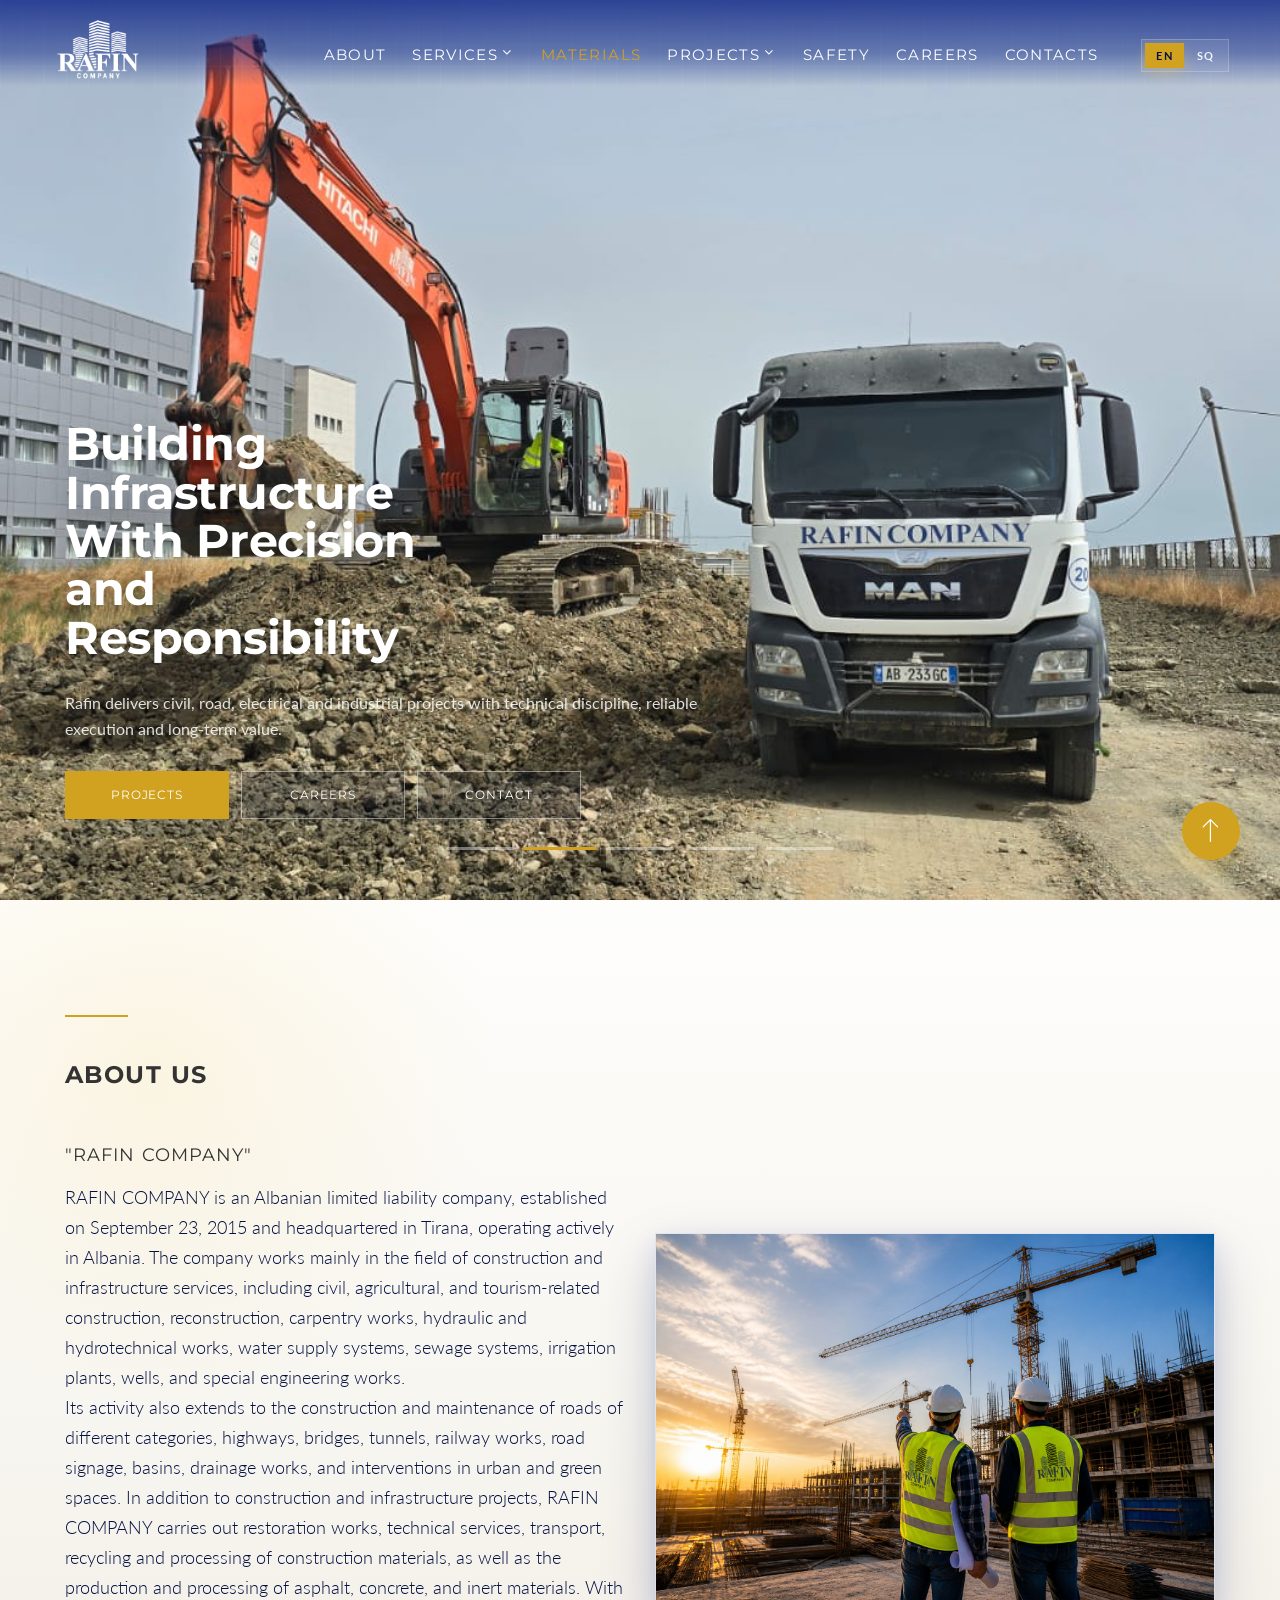
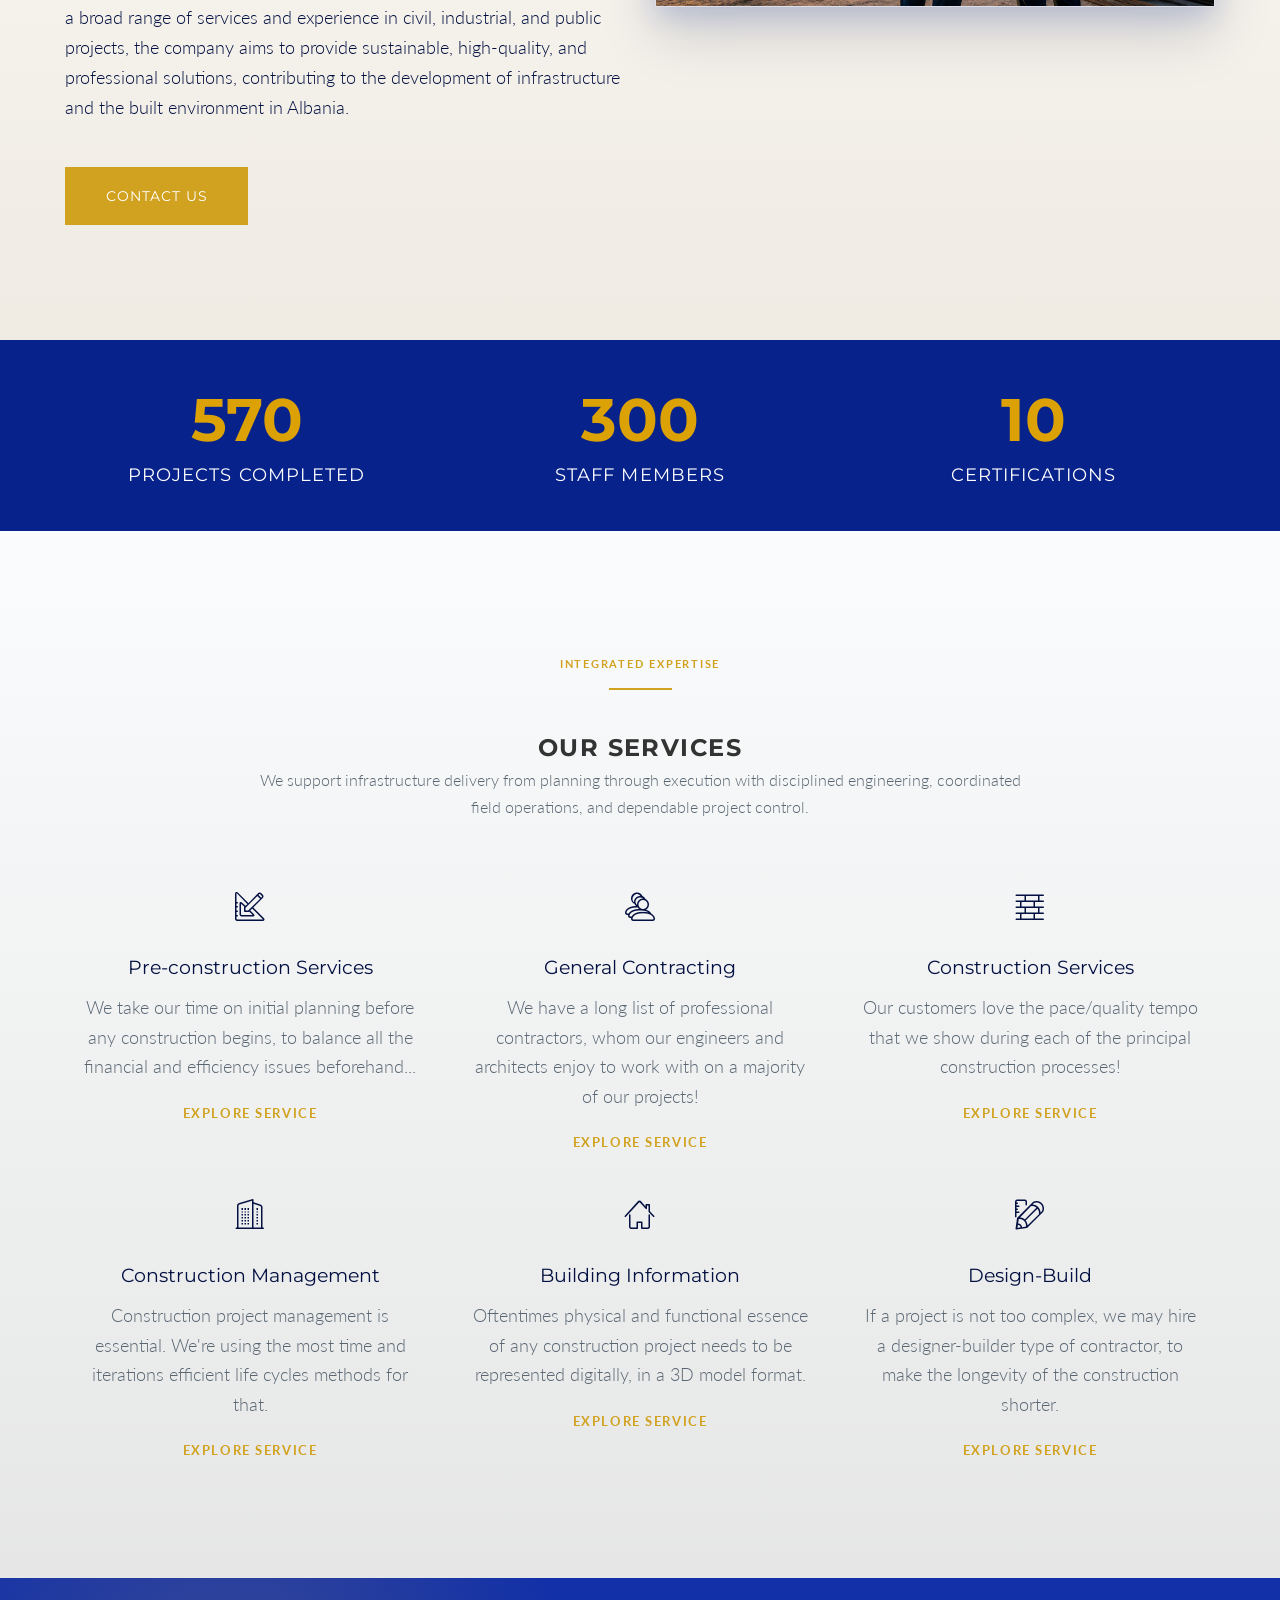
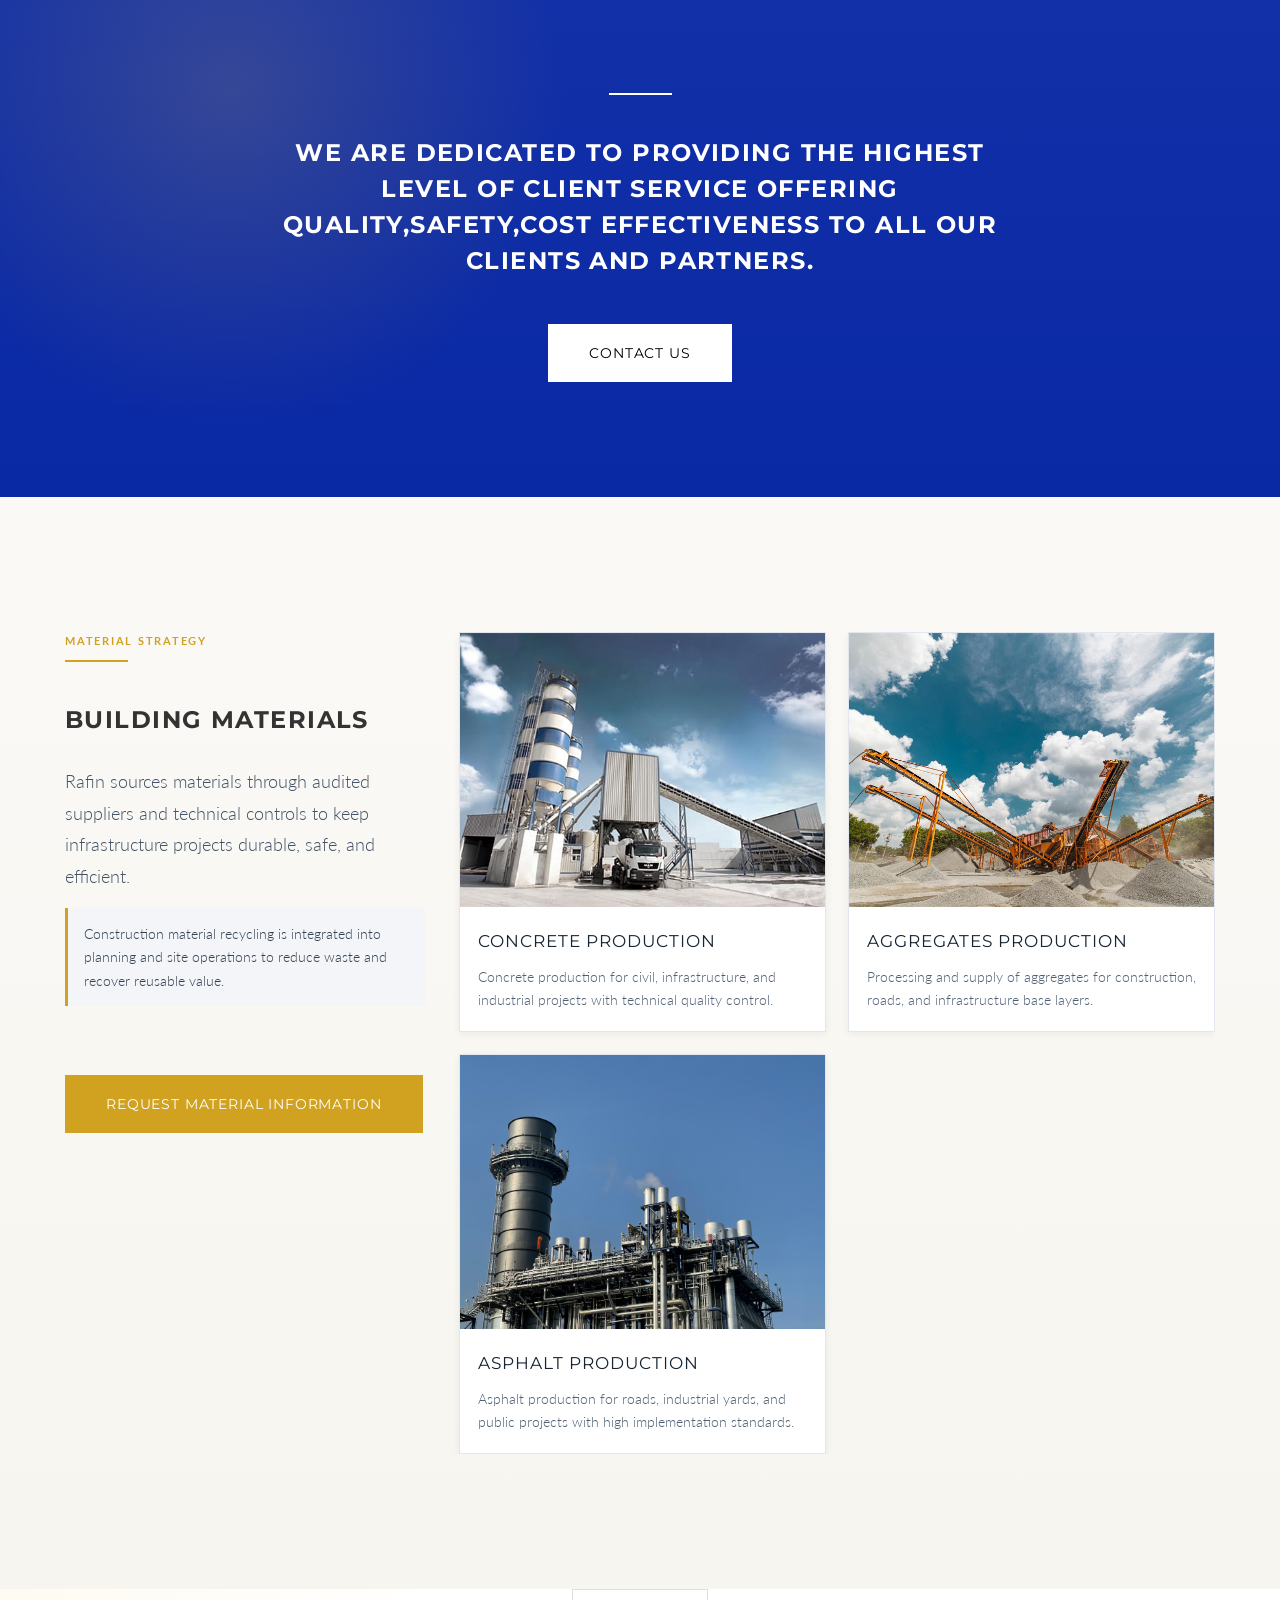
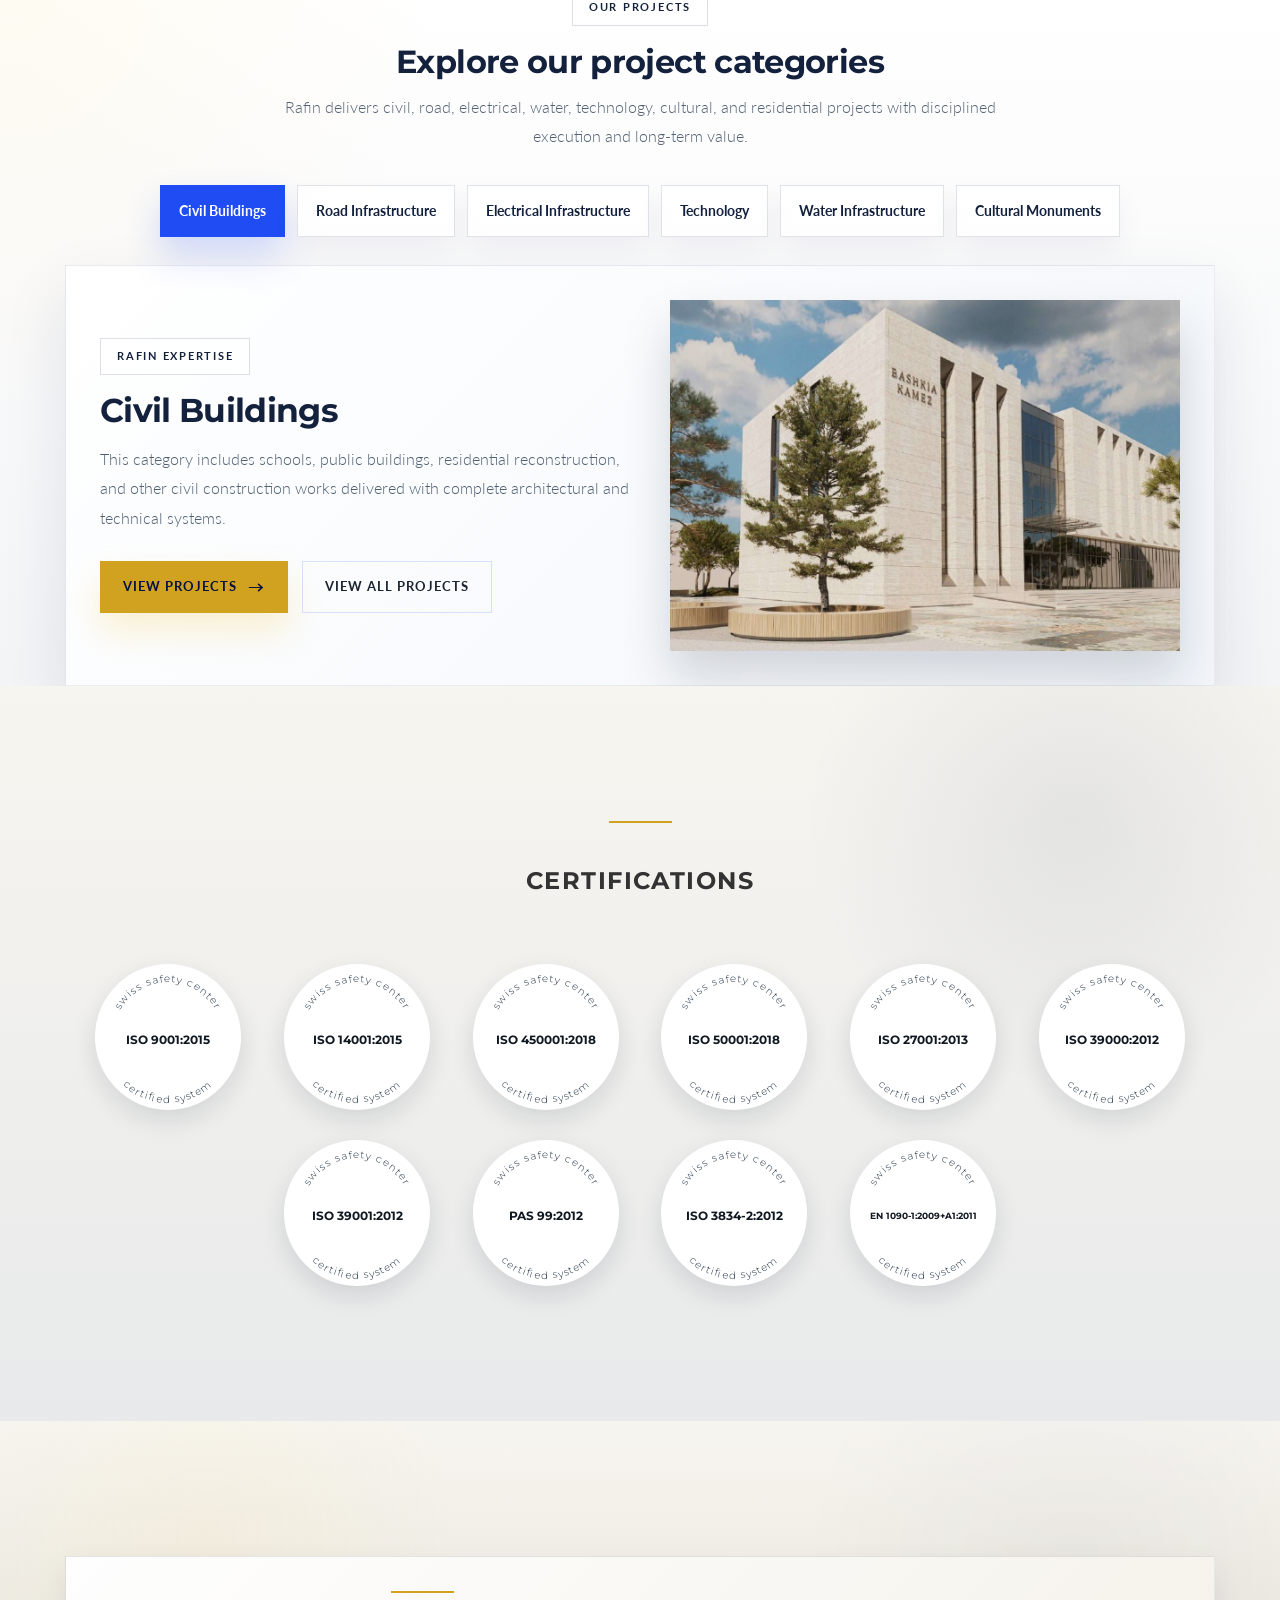
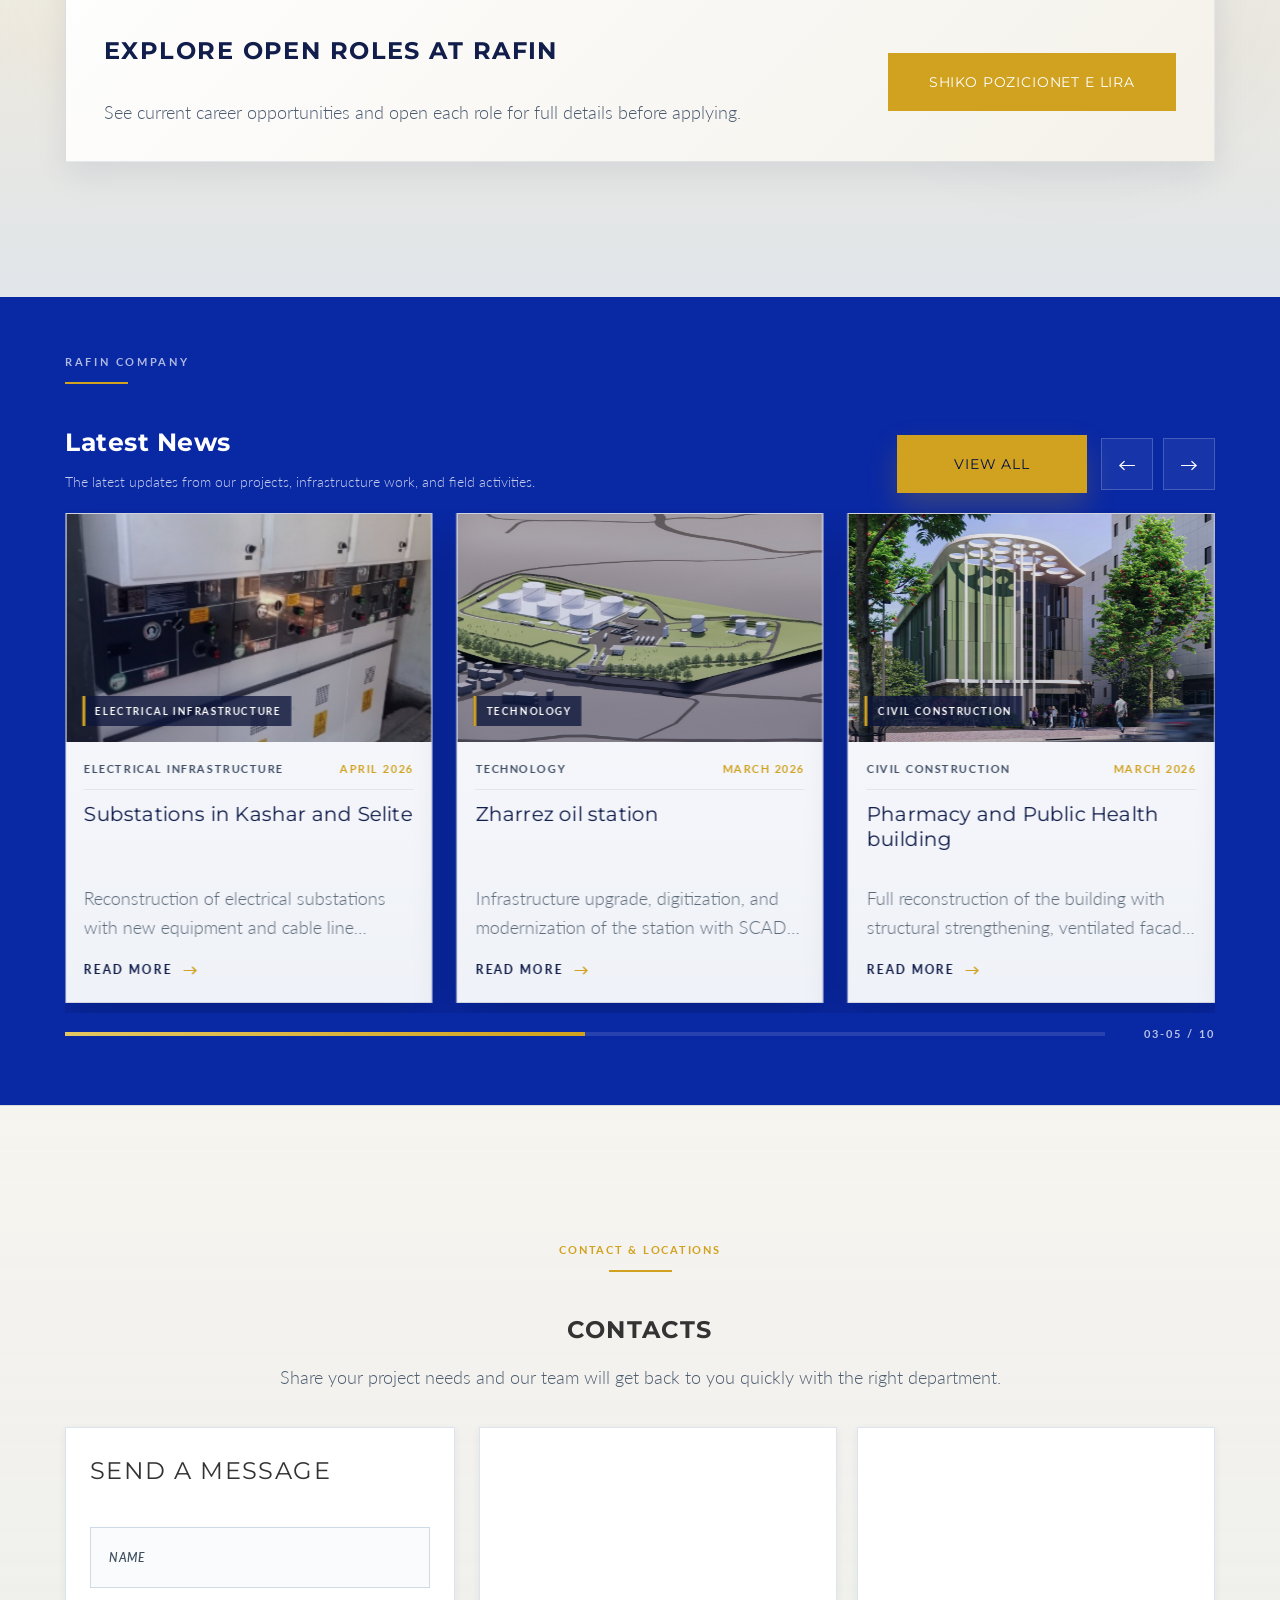
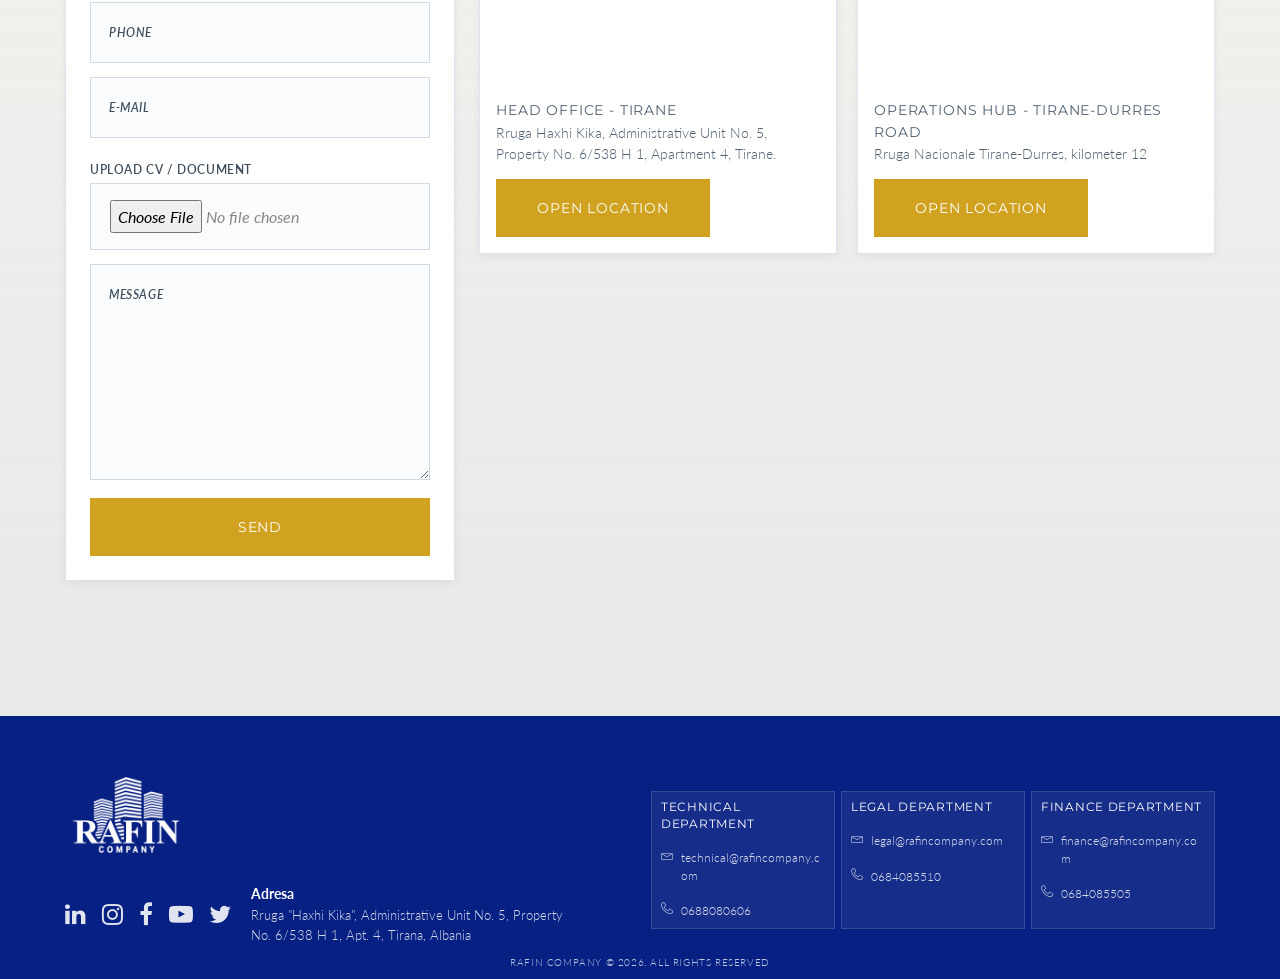
<file: index.html>
﻿<!DOCTYPE html>
<html class="wide wow-animation" lang="en">
  <head>
    <meta charset="utf-8">
    <!-- WWW.RAFINCOMPANY.COM -->
    <title data-i18n="Home Page Title">Rafin Company</title>
    <meta name="description" data-i18n-content="Home Meta Description" content="Rafin Company is a leading construction firm in Albania, specializing in civil engineering, public infrastructure, and high-quality building projects.">
    <meta name="robots" content="index,follow">
    <link rel="canonical" href="https://www.rafincompany.com/index.html?lang=en">
    <link rel="alternate" hreflang="en" href="https://www.rafincompany.com/index.html?lang=en">
    <link rel="alternate" hreflang="sq" href="https://www.rafincompany.com/index.html?lang=sq">
    <link rel="alternate" hreflang="x-default" href="https://www.rafincompany.com/index.html?lang=en">
    <meta property="og:title" data-i18n-content="Home OG Title" content="Rafin Company">
    <meta property="og:description" data-i18n-content="Home OG Description" content="Excellence in construction and infrastructure development in Albania.">
    <meta property="og:url" content="https://www.rafincompany.com/index.html?lang=en">
    <meta property="og:locale" content="en_US">
    <meta property="og:image" content="https://www.rafincompany.com/rafin_transparent_logos_png/rafin-logo-original-transparent.png">
    <meta property="og:site_name" content="Rafin Company">
    <meta name="twitter:card" content="summary_large_image">
    <meta name="twitter:title" content="Rafin Company">
    <meta name="twitter:description" content="Rafin Company is a leading construction firm in Albania, specializing in civil engineering, public infrastructure, and high-quality building projects.">
    <meta name="twitter:image" content="https://www.rafincompany.com/rafin_transparent_logos_png/rafin-logo-original-transparent.png">
    <meta property="og:type" content="website">
    <meta name="format-detection" content="telephone=no">
    <meta name="viewport" content="width=device-width, initial-scale=1">
    <meta http-equiv="X-UA-Compatible" content="IE=edge">
    <link rel="icon" href="rafin-logo-white-transparent.png" type="image/png">
    <link rel="preload" as="image" href="images/projects/mesonjtorja.jpg" fetchpriority="high">
    <!-- Stylesheets: vendor base -> theme layer -> font/icon layer -> project overrides -->
    <link rel="preconnect" href="https://fonts.googleapis.com">
    <link rel="preconnect" href="https://fonts.gstatic.com" crossorigin>
    <link rel="preload" as="style" href="https://fonts.googleapis.com/css2?family=Lato:ital,wght@0,300;1,300&family=Montserrat:wght@400;700&display=swap" onload="this.onload=null;this.rel='stylesheet'">
    <noscript><link rel="stylesheet" href="https://fonts.googleapis.com/css2?family=Lato:ital,wght@0,300;1,300&family=Montserrat:wght@400;700&display=swap"></noscript>
    <link rel="stylesheet" href="css/bootstrap.css">
    <link rel="stylesheet" href="css/style.css">
    <link rel="stylesheet" href="css/fonts.css">
    <link rel="stylesheet" href="css/redesign.css">
		<!--[if lt IE 10]>
    <script src="js/html5shiv.min.js"></script>
		<![endif]-->
  </head>
  <body class="home-page">
    <!--[if lt IE 10]>
    <div class="legacy-browser-warning"><a href="http://windows.microsoft.com/en-US/internet-explorer/"><img src="images/ie8-panel/warning_bar_0000_us.jpg" height="42" width="820" alt="You are using an outdated browser. For a faster, safer browsing experience, upgrade for free today."></a></div>
    <![endif]-->
    <div id="page-loader">
      <div class="cssload-container">
        <div class="cssload-speeding-wheel"></div>
      </div>
    </div>
        
    <!-- Page-->
    <div class="page">
      <header class="page-header">
        <!-- RD Navbar-->
        <div class="rd-navbar-wrap">
          <nav class="rd-navbar rd-navbar_transparent rd-navbar_boxed" data-layout="rd-navbar-fixed" data-sm-layout="rd-navbar-fixed" data-sm-device-layout="rd-navbar-fixed" data-md-layout="rd-navbar-fixed" data-md-device-layout="rd-navbar-fixed" data-lg-device-layout="rd-navbar-static" data-lg-layout="rd-navbar-static" data-xl-device-layout="rd-navbar-static" data-xl-layout="rd-navbar-static" data-xxl-device-layout="rd-navbar-static" data-xxl-layout="rd-navbar-static" data-stick-up-clone="false" data-sm-stick-up="true" data-md-stick-up="true" data-lg-stick-up="true" data-md-stick-up-offset="56px" data-lg-stick-up-offset="20px" data-body-class="rd-navbar-absolute">
            <div class="rd-navbar-inner rd-navbar-search-wrap">
              <!-- RD Navbar Panel-->
              <div class="rd-navbar-panel rd-navbar-search-lg_collapsable">
                <button class="rd-navbar-toggle" data-rd-navbar-toggle=".rd-navbar-nav-wrap"><span></span></button>
                <!-- RD Navbar Brand-->
                <div class="rd-navbar-brand"><a class="brand-name" href="index.html?lang=en"><img class="brand-logo brand-logo--default" src="rafin-logo-white-transparent.png" alt="Rafin Company" width="120" height="120" decoding="async"><img class="brand-logo brand-logo--blue" src="rafin-logo-white-transparent.png" alt="" width="120" height="120" decoding="async" aria-hidden="true"></a></div>
              </div>
              <!-- RD Navbar Nav-->
              <div class="rd-navbar-nav-wrap rd-navbar-search_not-collapsable">
                <div class="rd-navbar-search_collapsable">
                  <ul class="rd-navbar-nav">
                    <li><a href="#about" data-i18n="About">About</a></li>
                    <li class="rd-navbar--has-dropdown"><a href="services.html?lang=en" data-i18n="Services">Services</a>
                      <ul class="rd-navbar-dropdown">
                        <li><a href="#services" data-i18n="Homepage Services">Homepage Services</a></li>
                        <li><a href="services.html?lang=en" data-i18n="Services Overview">Services Overview</a></li>
                      </ul>
                    </li>
                    <li><a href="#materials" data-i18n="materials">Materials</a></li>
                    <li><a href="projects.html?lang=en" id="nav-projects-link" data-i18n="projects">Projects</a>
                      <ul class="rd-navbar-dropdown" id="nav-projects-dropdown"></ul>
                    </li>
                    <li><a href="siguria.html?lang=en" data-i18n="Safety">Safety</a></li>
                    <li><a href="career.html?lang=en" data-i18n="Careers">Careers</a></li>
                    <li><a href="#contacts" data-i18n="Contacts">Contacts</a></li>
                  </ul>
                </div>
              </div>
              <div class="rd-navbar-aside-right">
                <div class="modern-lang-switch">
                  <a href="#" class="lang-toggle-item" data-lang="en">EN</a>
                  <a href="#" class="lang-toggle-item" data-lang="sq">SQ</a>
                </div>
              </div>
            </div>
          </nav>
        </div>
      </header>
      <section id="home" class="video-hero-section" aria-label="Hero" data-hero-autoplay="2000">
        <div class="video-hero-bg" aria-hidden="true">
          <div class="video-hero-slider" id="home-hero-slider">
            <div class="video-hero-slide video-hero-slide--active" data-slide-index="0">
              <img src="images/projects/mesonjtorja.jpg" alt="" width="1440" height="959" fetchpriority="high" decoding="async">
            </div>
            <div class="video-hero-slide" data-slide-index="1">
              <img src="images/jobs/eskavator.jpeg" alt="" width="1600" height="739" loading="lazy" decoding="async">
            </div>
            <div class="video-hero-slide" data-slide-index="2">
              <img src="images/projects/stadium.jpeg" alt="" width="1600" height="900" loading="lazy" decoding="async">
            </div>
            <div class="video-hero-slide" data-slide-index="3">
              <img src="images/projects/farmacia-shendeti-publik-3.jpg" alt="" width="2801" height="2001" loading="lazy" decoding="async">
            </div>
            <div class="video-hero-slide" data-slide-index="4">
              <img src="images/projects/rreshen6.jpg" alt="" width="2048" height="1153" loading="lazy" decoding="async">
            </div>
          </div>
        </div>
        <div class="video-hero-content">
          <div class="container">
            <div class="row">
              <div class="col-lg-11 col-xl-9 col-xxl-8">
                <h1 class="video-hero-title" data-i18n="Homepage Hero Title">Building Infrastructure With Precision and Responsibility</h1>
                <p class="video-hero-text" data-i18n="Homepage Hero Body">Rafin delivers civil, road, electrical and industrial projects with technical discipline, reliable execution and long-term value.</p>
                <div class="video-hero-actions">
                  <a class="button button-primary video-hero-button" href="projects.html?lang=en" data-i18n="projects">Projects</a>
                  <a class="button video-hero-button video-hero-button--secondary" href="career.html?lang=en" data-i18n="Careers">Careers</a>
                  <a class="button video-hero-button video-hero-button--secondary" href="#contacts" data-i18n="contact">Contact</a>
                </div>
              </div>
            </div>
          </div>
        </div>
        <div class="video-hero-indicators" id="home-hero-indicators" role="group" aria-label="Homepage hero slides">
          <button class="video-hero-indicator video-hero-indicator--active" type="button" data-slide-to="0" aria-label="Show slide 1" aria-pressed="true">
            <span></span>
          </button>
          <button class="video-hero-indicator" type="button" data-slide-to="1" aria-label="Show slide 2" aria-pressed="false">
            <span></span>
          </button>
          <button class="video-hero-indicator" type="button" data-slide-to="2" aria-label="Show slide 3" aria-pressed="false">
            <span></span>
          </button>
          <button class="video-hero-indicator" type="button" data-slide-to="3" aria-label="Show slide 4" aria-pressed="false">
            <span></span>
          </button>
          <button class="video-hero-indicator" type="button" data-slide-to="4" aria-label="Show slide 5" aria-pressed="false">
            <span></span>
          </button>
        </div>
      </section>

      <!-- Our History-->
      <section class="section-md home-section-tint home-section-tint--topo" id="about">
        <div class="container">
          <div class="row justify-content-md-center row-30 row-md-50">
            <div class="col-md-11 col-lg-10 col-xl-6">
              <h2 class="heading-decorated heading-4" data-i18n="About Us">About Us</h2>
              <p class="heading-6 text-width-1" data-i18n="About Company Label">"RAFIN COMPANY"</p>
              <p data-i18n="About Intro Body">Was founded with the mission to develop a new standard in the Albanian market. Our desire and passion for professionalism made it possible to achieve our goals. We have established long-standing relationships with international partners in different areas of construction and create complex infrastructure projects with sophisticated technical and quality standards. Our contacts have been established nationwide and across the region to stay close to innovative methods and high standards in this industry.<br>Established in Tirana, "Rafin Company" has created a development strategy focused on meeting market requirements and offering high-quality solutions to clients. We specialize in projects such as: civil construction, public construction, machinery trade, technology, water supply infrastructure, and high-quality materials from leading brands, etc.</p><a class="button button-primary" href="#modal" data-toggle="modal" data-i18n="Contact Us">Contact Us</a>
            </div>
            <div class="col-md-11 col-lg-10 col-xl-6"><img src="images/rethnesh.jpeg" alt="Rafin Company Construction Site" width="652" height="491" loading="lazy" decoding="async" fetchpriority="low">
            </div>
          </div>
        </div>
      </section>

      <div class="section bg-gray-dark parallax-container" data-parallax-img="images/projects/stadium.jpeg">
        <div class="parallax-content">
          <div class="section-lg text-center">
            <div class="container" id="home-stats-container">
            </div>
          </div>
        </div>
      </div>

      <!-- Our Services-->
      <section class="section-md home-section-tint home-section-tint--plain text-center" id="services">
        <div class="container">
          <div class="services-section-intro">
            <p class="services-section-intro__eyebrow" data-i18n="Services Intro Eyebrow">Integrated expertise</p>
            <h2 class="heading-decorated heading-4" data-i18n="Our Services">Our Services</h2>
            <p class="services-section-intro__lead" data-i18n="Services Intro Lead">We support infrastructure delivery from planning through execution with disciplined engineering, coordinated field operations, and dependable project control.</p>
          </div>
          <div class="services-feature-grid">
            <a class="service-feature-card" href="services.html#pre-construction">
              <span class="service-feature-card__icon icon linear-icon-pencil-ruler" aria-hidden="true"></span>
              <h3 class="service-feature-card__title heading-5" data-i18n="Service 1 Title">Pre-construction Services</h3>
              <p class="service-feature-card__text" data-i18n="Service 1 Body">We take our time on initial planning before any construction begins, to balance all the financial and efficiency issues beforehand...</p>
              <span class="service-feature-card__link" data-i18n="Explore Service">Explore service</span>
            </a>
            <a class="service-feature-card" href="services.html#general-contracting">
              <span class="service-feature-card__icon icon linear-icon-users" aria-hidden="true"></span>
              <h3 class="service-feature-card__title heading-5" data-i18n="Service 2 Title">General Contracting</h3>
              <p class="service-feature-card__text" data-i18n="Service 2 Body">We have a long list of professional contractors, whom our engineers and architects enjoy to work with on a majority of our projects!</p>
              <span class="service-feature-card__link" data-i18n="Explore Service">Explore service</span>
            </a>
            <a class="service-feature-card" href="services.html#construction-services">
              <span class="service-feature-card__icon icon linear-icon-wall" aria-hidden="true"></span>
              <h3 class="service-feature-card__title heading-5" data-i18n="Service 3 Title">Construction Services</h3>
              <p class="service-feature-card__text" data-i18n="Service 3 Body">Our customers love the pace/quality tempo that we show during each of the principal construction processes!</p>
              <span class="service-feature-card__link" data-i18n="Explore Service">Explore service</span>
            </a>
            <a class="service-feature-card" href="services.html#construction-management">
              <span class="service-feature-card__icon icon linear-icon-apartment" aria-hidden="true"></span>
              <h3 class="service-feature-card__title heading-5" data-i18n="Service 4 Title">Construction Management</h3>
              <p class="service-feature-card__text" data-i18n="Service 4 Body">Construction project management is essential. We're using the most time and iterations efficient life cycles methods for that.</p>
              <span class="service-feature-card__link" data-i18n="Explore Service">Explore service</span>
            </a>
            <a class="service-feature-card" href="services.html#building-information">
              <span class="service-feature-card__icon icon linear-icon-home4" aria-hidden="true"></span>
              <h3 class="service-feature-card__title heading-5" data-i18n="Service 5 Title">Building Information</h3>
              <p class="service-feature-card__text" data-i18n="Service 5 Body">Oftentimes physical and functional essence of any construction project needs to be represented digitally, in a 3D model format.</p>
              <span class="service-feature-card__link" data-i18n="Explore Service">Explore service</span>
            </a>
            <a class="service-feature-card" href="services.html#design-build">
              <span class="service-feature-card__icon icon linear-icon-pencil-ruler2" aria-hidden="true"></span>
              <h3 class="service-feature-card__title heading-5" data-i18n="Service 6 Title">Design-Build</h3>
              <p class="service-feature-card__text" data-i18n="Service 6 Body">If a project is not too complex, we may hire a designer-builder type of contractor, to make the longevity of the construction shorter.</p>
              <span class="service-feature-card__link" data-i18n="Explore Service">Explore service</span>
            </a>
          </div>
        </div>
      </section>

      <section class="section-md bg-accent text-center">
        <div class="container">
          <div class="row justify-content-md-center">
            <div class="col-md-11 col-lg-9 col-xl-8">
              <h2 class="heading-decorated heading-4" data-i18n="Homepage CTA Statement">We are dedicated to providing the highest level of client service offering quality,safety,cost effectiveness to all our clients and partners.</h2><a class="button button-primary" href="#modal" data-toggle="modal" data-i18n="Contact Us">Contact Us</a>
            </div>
          </div>
        </div>
      </section>

      <!-- Building Materials -->
      <div class="section-lg home-section-tint home-section-tint--plain redesign-materials-section" id="materials">
        <div id="materials-section-container"></div>
      </div>

      <!-- Projects-->
      <div class="bg-default home-projects-section" id="projects">
        <div class="container">
          <div id="home-categories-showcase">
            <!-- Dynamic project categories showcase will be injected here by js/home-categories.js -->
          </div>
        </div>
      </div>

      <!-- Certificates -->
      <section class="section-lg home-section-tint home-section-tint--topo text-center">
        <div class="container">
          <h2 class="heading-decorated heading-4" data-i18n="Certifications">Certifications</h2>
          <div class="offset-top-1 px-4" id="certificates-container">
            <!-- Dynamic certificates injected by js/certificates-section.js -->
          </div>
        </div>
      </section>

      <!-- Jobs / Careers -->
      <section class="section-lg text-center homepage-careers-cta" id="jobs">
        <div class="container">
          <div class="homepage-careers-cta__panel">
            <div class="homepage-careers-cta__copy">
              <h2 class="heading-decorated heading-4" data-i18n="Homepage Careers CTA Title">Eksploroni pozicionet e hapura ne Rafin</h2>
              <p data-i18n="Homepage Careers CTA Body">Shikoni mundesite aktuale te karrieres dhe hapni cdo rol per detaje te plota perpara aplikimit.</p>
            </div>
            <a class="button button-primary homepage-careers-cta__button" href="career.html?lang=en" data-i18n="View Open Positions">Shiko Pozicionet e Lira</a>
          </div>
        </div>
      </section>

      <section class="section-lg news-carousel-section" id="news" aria-labelledby="news-carousel-title">
        <div class="container">
          <div class="news-carousel-section__header">
            <div class="news-carousel-section__copy">
              <p class="news-carousel-section__eyebrow">RAFIN COMPANY</p>
              <h2 class="heading-decorated heading-4 news-carousel-section__title" id="news-carousel-title">Lajmet e fundit</h2>
              <p class="news-carousel-section__subtitle">Zhvillimet më të fundit nga projektet, infrastruktura dhe aktivitetet tona në terren.</p>
            </div>
            <div class="news-carousel-section__actions">
              <a class="button news-carousel-section__cta" href="projects.html">Shiko të gjitha</a>
              <div class="news-carousel__controls" role="group" aria-label="Kontrollet e karuselit të lajmeve">
                <button class="news-carousel__button news-carousel__button--prev" type="button" aria-label="Lajmi i mëparshëm">
                  <span aria-hidden="true">&#8592;</span>
                </button>
                <button class="news-carousel__button news-carousel__button--next" type="button" aria-label="Lajmi i radhës">
                  <span aria-hidden="true">&#8594;</span>
                </button>
              </div>
            </div>
          </div>

          <div class="news-carousel" role="region" data-autoplay="true" data-autoplay-delay="1500" aria-roledescription="carousel" aria-label="Karusel me lajmet e fundit">
            <div class="news-carousel__viewport" tabindex="0">
              <div class="news-carousel__track">
                <article class="news-card">
                  <a class="news-card__card-link" href="project.html?slug=banesat-vaqarr&amp;lang=en" aria-label="Lexo më shumë për projektin e 20 banesave individuale në Vaqarr">
                    <span class="news-card__image">
                      <img src="images/projects/banesat-vaqarr-1.jpeg" alt="Objekt civil në zhvillim nga Rafin Company" width="1200" height="1600" loading="lazy" decoding="async">
                      <span class="news-card__category-badge">Ndërtim Civil</span>
                    </span>
                    <div class="news-card__body">
                      <div class="news-card__meta">
                        <span class="news-card__category">Ndërtim Civil</span>
                        <time datetime="2026-05">Maj 2026</time>
                      </div>
                      <h3 class="news-card__title heading-5">20 banesa individuale në Vaqarr</h3>
                      <p class="news-card__description">Projekt rindërtimi me 20 banesa individuale dhe infrastrukturë shoqëruese në njësinë administrative Vaqarr.</p>
                      <span class="news-card__link">Lexo më shumë</span>
                    </div>
                  </a>
                </article>

                <article class="news-card">
                  <a class="news-card__card-link" href="project.html?slug=rruget-kryesore-5-maji-faza-3&amp;lang=en" aria-label="Lexo më shumë për projektin e rrugëve kryesore të zonës 5 Maji">
                    <span class="news-card__image">
                      <img src="images/projects/rruget-kryesore-5-maji-faza-3-4.jpeg" alt="Punime infrastrukturore rrugore në terren" width="519" height="292" loading="lazy" decoding="async">
                      <span class="news-card__category-badge">Infrastrukturë Rrugore</span>
                    </span>
                    <div class="news-card__body">
                      <div class="news-card__meta">
                        <span class="news-card__category">Infrastrukturë Rrugore</span>
                        <time datetime="2026-04">Prill 2026</time>
                      </div>
                      <h3 class="news-card__title heading-5">Rrugët kryesore të zonës "5 Maji"</h3>
                      <p class="news-card__description">Ndërtim dhe rikonstruksion i infrastrukturës rrugore në zonën "5 Maji", me trotuare, ndriçim dhe rrjete inxhinierike.</p>
                      <span class="news-card__link">Lexo më shumë</span>
                    </div>
                  </a>
                </article>

                <article class="news-card">
                  <a class="news-card__card-link" href="project.html?slug=kabinat-kashar-selite&amp;lang=en" aria-label="Lexo më shumë për projektin e rikonstruksionit të kabinave në Kashar dhe Selitë">
                    <span class="news-card__image">
                      <img src="images/projects/kabinat-kashar-selite-1.jpeg" alt="Instalime të infrastrukturës elektrike" width="332" height="442" loading="lazy" decoding="async">
                      <span class="news-card__category-badge">Infrastrukturë Elektrike</span>
                    </span>
                    <div class="news-card__body">
                      <div class="news-card__meta">
                        <span class="news-card__category">Infrastrukturë Elektrike</span>
                        <time datetime="2026-04">Prill 2026</time>
                      </div>
                      <h3 class="news-card__title heading-5">Kabinat në nënstacionet Kashar dhe Selitë</h3>
                      <p class="news-card__description">Rikonstruksion i kabinave elektrike me pajisje të reja dhe zëvendësim të linjave kabllore në rrjetin TM/TU.</p>
                      <span class="news-card__link">Lexo më shumë</span>
                    </div>
                  </a>
                </article>

                <article class="news-card">
                  <a class="news-card__card-link" href="project.html?slug=stacioni-naftes-zharrez&amp;lang=en" aria-label="Lexo më shumë për projektin e digjitalizimit të stacionit të naftës Zharrëz">
                    <span class="news-card__image">
                      <img src="images/projects/stacioni-naftes-zharrez-1.jpeg" alt="Pamje nga një projekt industrial" width="739" height="402" loading="lazy" decoding="async">
                      <span class="news-card__category-badge">Teknologji</span>
                    </span>
                    <div class="news-card__body">
                      <div class="news-card__meta">
                        <span class="news-card__category">Teknologji</span>
                        <time datetime="2026-03">Mars 2026</time>
                      </div>
                      <h3 class="news-card__title heading-5">Stacioni i naftës Zharrëz</h3>
                      <p class="news-card__description">Përmirësim, digjitalizim dhe rikualifikim i infrastrukturës së stacionit me sisteme SCADA dhe standarde teknike bashkëkohore.</p>
                      <span class="news-card__link">Lexo më shumë</span>
                    </div>
                  </a>
                </article>

                <article class="news-card">
                  <a class="news-card__card-link" href="project.html?slug=farmacia-shendeti-publik&amp;lang=en" aria-label="Lexo më shumë për projektin e rikonstruksionit të Farmacisë dhe Shëndetit Publik">
                    <span class="news-card__image">
                      <img src="images/projects/farmacia-shendeti-publik-3.jpg" alt="Planifikim teknik dhe teknologji në ndërtim" width="2801" height="2001" loading="lazy" decoding="async">
                      <span class="news-card__category-badge">Ndërtim Civil</span>
                    </span>
                    <div class="news-card__body">
                      <div class="news-card__meta">
                        <span class="news-card__category">Ndërtim Civil</span>
                        <time datetime="2026-03">Mars 2026</time>
                      </div>
                      <h3 class="news-card__title heading-5">Farmacia dhe Shëndeti Publik</h3>
                      <p class="news-card__description">Rikonstruksion i plotë i godinës me përforcime strukturore, fasadë të ventiluar dhe instalim të rrjeteve inxhinierike.</p>
                      <span class="news-card__link">Lexo më shumë</span>
                    </div>
                  </a>
                </article>

                <article class="news-card">
                  <a class="news-card__card-link" href="project.html?slug=vepra-marrjes-cengele&amp;lang=en" aria-label="Lexo më shumë për projektin e rehabilitimit të veprës së marrjes Çengele">
                    <span class="news-card__image">
                      <img src="images/projects/diga-cengele.jpeg" alt="Punime në veprën e marrjes Çengele" width="1600" height="900" loading="lazy" decoding="async">
                      <span class="news-card__category-badge">Projekte Ujore</span>
                    </span>
                    <div class="news-card__body">
                      <div class="news-card__meta">
                        <span class="news-card__category">Projekte Ujore</span>
                        <time datetime="2026-02">Shkurt 2026</time>
                      </div>
                      <h3 class="news-card__title heading-5">Vepra e marrjes Çengele</h3>
                      <p class="news-card__description">Rehabilitim i veprës së marrjes në kanalin kryesor vaditës Peqin-Kavajë, me masa stabilizuese dhe mbrojtje të strukturës.</p>
                      <span class="news-card__link">Lexo më shumë</span>
                    </div>
                  </a>
                </article>

                <article class="news-card">
                  <a class="news-card__card-link" href="project.html?slug=kopshti-okshtun&amp;lang=en" aria-label="Lexo më shumë për projektin e rindërtimit të kopshtit Okshtun">
                    <span class="news-card__image">
                      <img src="images/projects/kopshti4.jpg" alt="Pamje nga rindërtimi i kopshtit Okshtun" width="1440" height="1079" loading="lazy" decoding="async">
                      <span class="news-card__category-badge">Ndërtim Civil</span>
                    </span>
                    <div class="news-card__body">
                      <div class="news-card__meta">
                        <span class="news-card__category">Ndërtim Civil</span>
                        <time datetime="2026-02">Shkurt 2026</time>
                      </div>
                      <h3 class="news-card__title heading-5">Rindërtimi i kopshtit Okshtun</h3>
                      <p class="news-card__description">Projekt EU4Schools me fokus aksesueshmërinë, sigurinë dhe eficiencën e energjisë për ambientet e reja arsimore.</p>
                      <span class="news-card__link">Lexo më shumë</span>
                    </div>
                  </a>
                </article>

                <article class="news-card">
                  <a class="news-card__card-link" href="project.html?slug=garnizoni-skenderbej-infrastruktura&amp;lang=en" aria-label="Lexo më shumë për projektin e infrastrukturës në Garnizonin Skënderbej">
                    <span class="news-card__image">
                      <img src="images/projects/stadium-3.jpeg" alt="Staf në kantier me fokus te siguria" width="1600" height="739" loading="lazy" decoding="async">
                      <span class="news-card__category-badge">Infrastrukturë Rrugore</span>
                    </span>
                    <div class="news-card__body">
                      <div class="news-card__meta">
                        <span class="news-card__category">Infrastrukturë Rrugore</span>
                        <time datetime="2026-01">Janar 2026</time>
                      </div>
                      <h3 class="news-card__title heading-5">Garnizoni "Skënderbej"</h3>
                      <p class="news-card__description">Projekt multifunksional me ndërhyrje në rrugë, sheshe, objekte dhe hapësira sportive brenda garnizonit.</p>
                      <span class="news-card__link">Lexo më shumë</span>
                    </div>
                  </a>
                </article>

                <article class="news-card">
                  <a class="news-card__card-link" href="project.html?slug=shkolla-lidhja-e-prizrenit&amp;lang=en" aria-label="Lexo më shumë për projektin e shkollës Lidhja e Prizrenit">
                    <span class="news-card__image">
                      <img src="images/projects/lidhjaprizrenit.jpeg" alt="Ekip teknik duke monitoruar punimet në terren" width="1600" height="738" loading="lazy" decoding="async">
                      <span class="news-card__category-badge">Ndërtim Civil</span>
                    </span>
                    <div class="news-card__body">
                      <div class="news-card__meta">
                        <span class="news-card__category">Ndërtim Civil</span>
                        <time datetime="2025-12">Dhjetor 2025</time>
                      </div>
                      <h3 class="news-card__title heading-5">Shkolla "Lidhja e Prizrenit"</h3>
                      <p class="news-card__description">Rindërtim i godinës së re shkollore me ambiente mësimore, palestër dhe sisteme moderne teknike e sigurie.</p>
                      <span class="news-card__link">Lexo më shumë</span>
                    </div>
                  </a>
                </article>

                <article class="news-card">
                  <a class="news-card__card-link" href="project.html?slug=njesite-banimit-mirdite-rreshen&amp;lang=en" aria-label="Lexo më shumë për projektin e rindërtimit të njësive të banimit në Mirditë">
                    <span class="news-card__image">
                      <img src="images/projects/rreshen6.jpg" alt="Pamje nga rindërtimi i njësive të banimit në Mirditë" width="2048" height="1153" loading="lazy" decoding="async">
                      <span class="news-card__category-badge">Ndërtim Civil</span>
                    </span>
                    <div class="news-card__body">
                      <div class="news-card__meta">
                        <span class="news-card__category">Ndërtim Civil</span>
                        <time datetime="2025-12">Dhjetor 2025</time>
                      </div>
                      <h3 class="news-card__title heading-5">Njësitë e banimit në Mirditë</h3>
                      <p class="news-card__description">Projekt rindërtimi me objekte shumëkatëshe dhe njësi banimi pikësore në zonën e re për zhvillim në Rrëshen.</p>
                      <span class="news-card__link">Lexo më shumë</span>
                    </div>
                  </a>
                </article>
              </div>
            </div>

            <div class="news-carousel__footer">
              <div class="news-carousel__progress" aria-hidden="true">
                <span class="news-carousel__progress-bar"></span>
              </div>
              <div class="news-carousel__status" aria-live="polite">01-03 / 10</div>
            </div>
          </div>
        </div>
      </section>

      <!-- Dedicated Contacts -->
      <div class="section-lg home-section-tint home-section-tint--topo redesign-contacts-section" id="contacts">
        <div id="contacts-section-container"></div>
      </div>

      <!-- Dynamic Footer Redesign Container -->
      <div id="site-footer">
        <div id="footer-company-container"></div>
      </div>
      <!-- coded by barber-->
      <!-- Modal-->
      <div class="modal fade" id="modal" tabindex="-1" role="dialog">
        <div class="modal-dialog" role="document">
          <div class="modal-content">
            <div class="modal-header">
              <h2 class="heading-4" data-i18n="Contact Us">Contact Us</h2>
              <button class="close" type="button" data-dismiss="modal" aria-label="Close" data-i18n-aria-label="Close"><span aria-hidden="true">&times;</span></button>
            </div>
            <div class="modal-body">
              <!-- RD Mailform-->
              <form class="rd-mailform text-left" data-form-output="form-output-global" data-form-type="contact" method="post" action="bat/rd-mailform.php">
                <div class="form-wrap">
                  <label class="form-label" for="contact-name1" data-i18n="Name">Name</label>
                  <input class="form-input" id="contact-name1" type="text" name="name" data-constraints="@Required" required>
                </div>
                <div class="form-wrap">
                  <label class="form-label" for="contact-phone1" data-i18n="Phone">Phone</label>
                  <input class="form-input" id="contact-phone1" type="tel" name="phone" inputmode="tel" autocomplete="tel" data-constraints="@Required" required>
                </div>
                <div class="form-wrap">
                  <label class="form-label" for="contact-email1" data-i18n="E-Mail">E-Mail</label>
                  <input class="form-input" id="contact-email1" type="email" name="email" data-constraints="@Email @Required" required>
                </div>
                <div class="form-wrap">
                  <label class="form-label" for="contact-message1" data-i18n="Message">Message</label>
                  <textarea class="form-input" id="contact-message1" name="message" data-constraints="@Required" required></textarea>
                </div>
                <input type="hidden" name="form-type" value="contact">
                <input class="form-honeypot" type="text" name="company_website" tabindex="-1" autocomplete="off" aria-hidden="true">
                <input type="hidden" name="form_started_at" value="">
                <div class="form-wrap form-button group-sm text-center text-lg-left">
                  <button class="button button-primary" type="submit" data-i18n="Send">Send</button>
                </div>
              </form>
            </div>
          </div>
        </div>
      </div>
    </div>
    <!-- Global Mailform Output-->
    <div class="snackbars" id="form-output-global"></div>
    <!-- Javascript-->
    <!-- Data & Custom Scripts inserted before core behavior -->
    <script src="data/categories.js" defer></script>
    <script src="data/site.js" defer></script>
    <script src="data/departments.js" defer></script>
    <script src="data/certificates.js" defer></script>
    <script src="data/jobs.js" defer></script>
    <script src="data/materials.js" defer></script>
    <script src="data/contacts.js" defer></script>
    <script src="data/translations.js" defer></script>
    <script src="js/content-store.js" defer></script>
    <script src="js/i18n.js" defer></script>
    <script src="js/seo-head.js" defer></script>
    <script src="js/nav-projects.js" defer></script>
    <script src="js/home-news-section.js" defer></script>
    <script src="js/home-categories.js" defer></script>
    <script src="js/certificates-section.js" defer></script>
    <script src="js/jobs-section.js" defer></script>
    <script src="js/materials-section.js" defer></script>
    <script src="js/contacts-section.js" defer></script>
    <script src="js/footer-company.js" defer></script>
    <script src="js/home-hero-slider.js" defer></script>

    <script src="js/core.min.js" defer></script>
    <script src="js/script.js?v=mailfix-4" defer></script>
    <script src="js/mail-forms.js?v=mailfix-4" defer></script>
  </body>
</html>
</file>
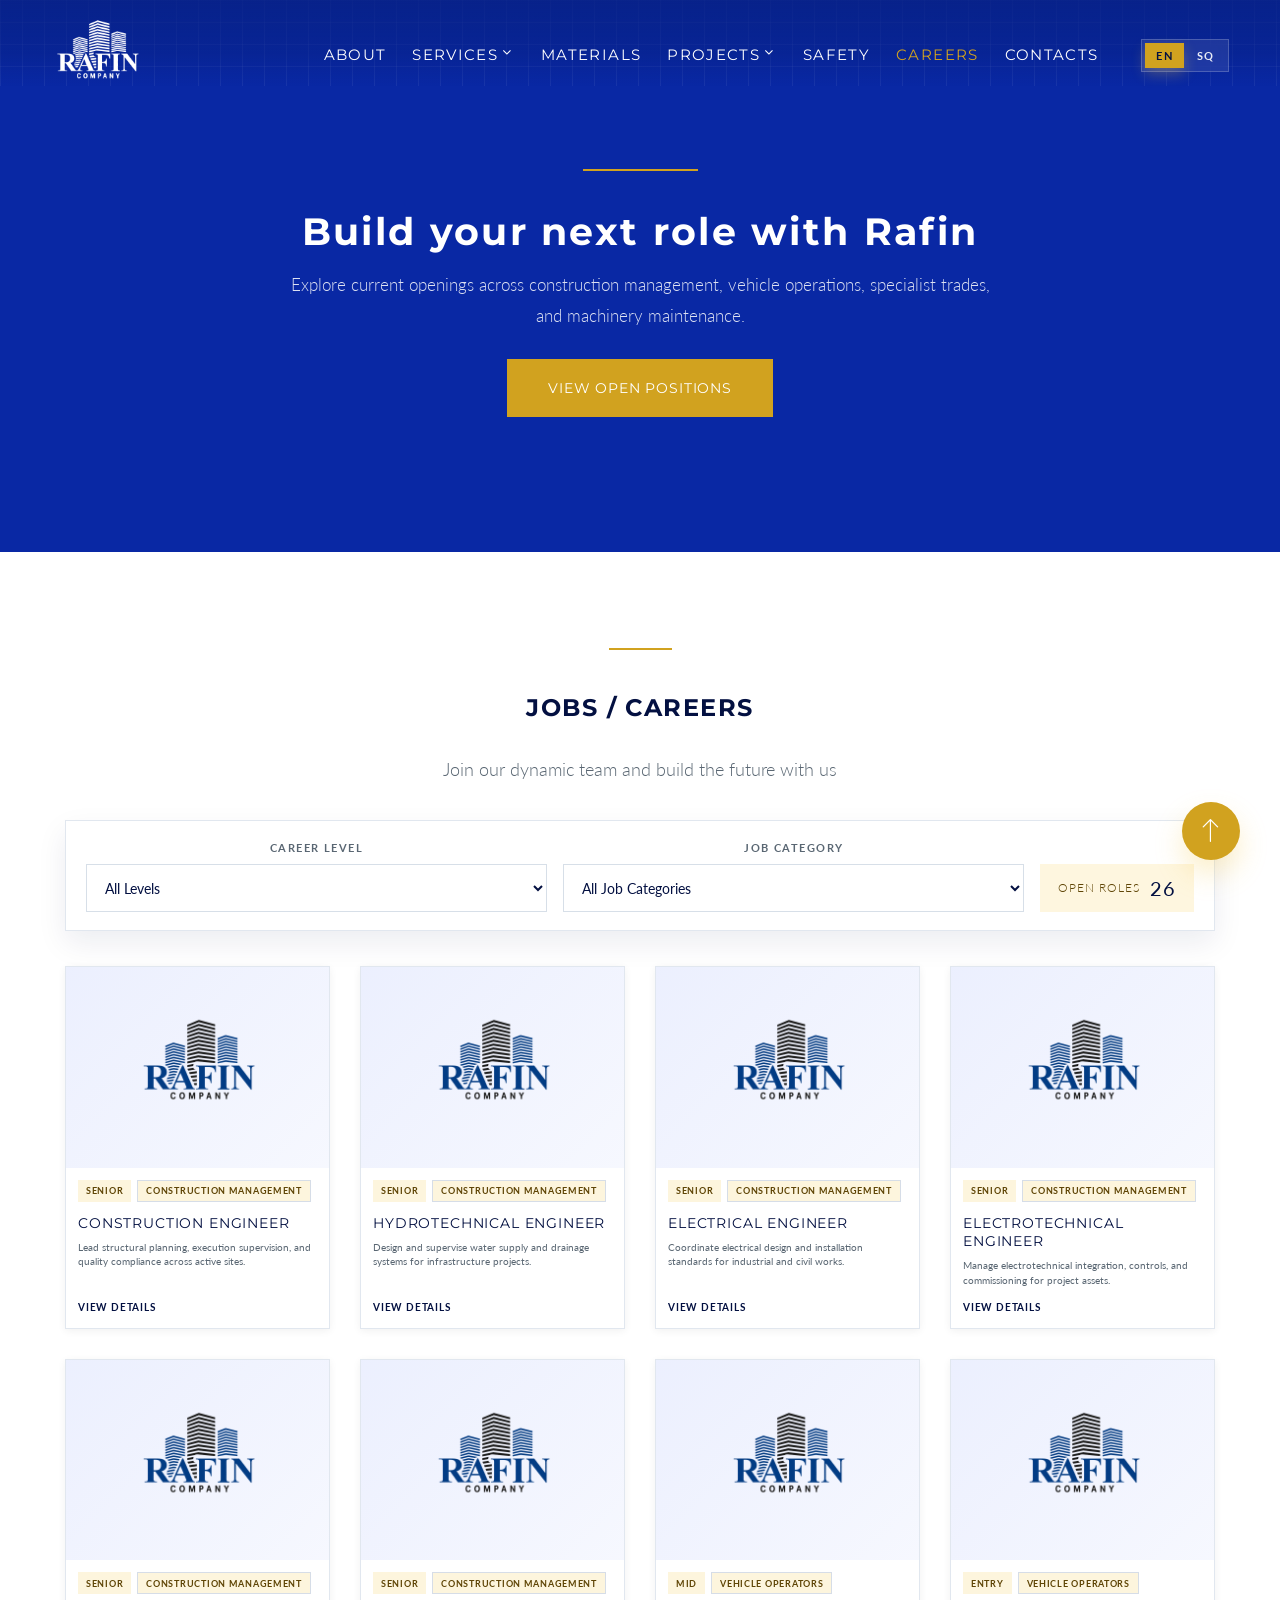
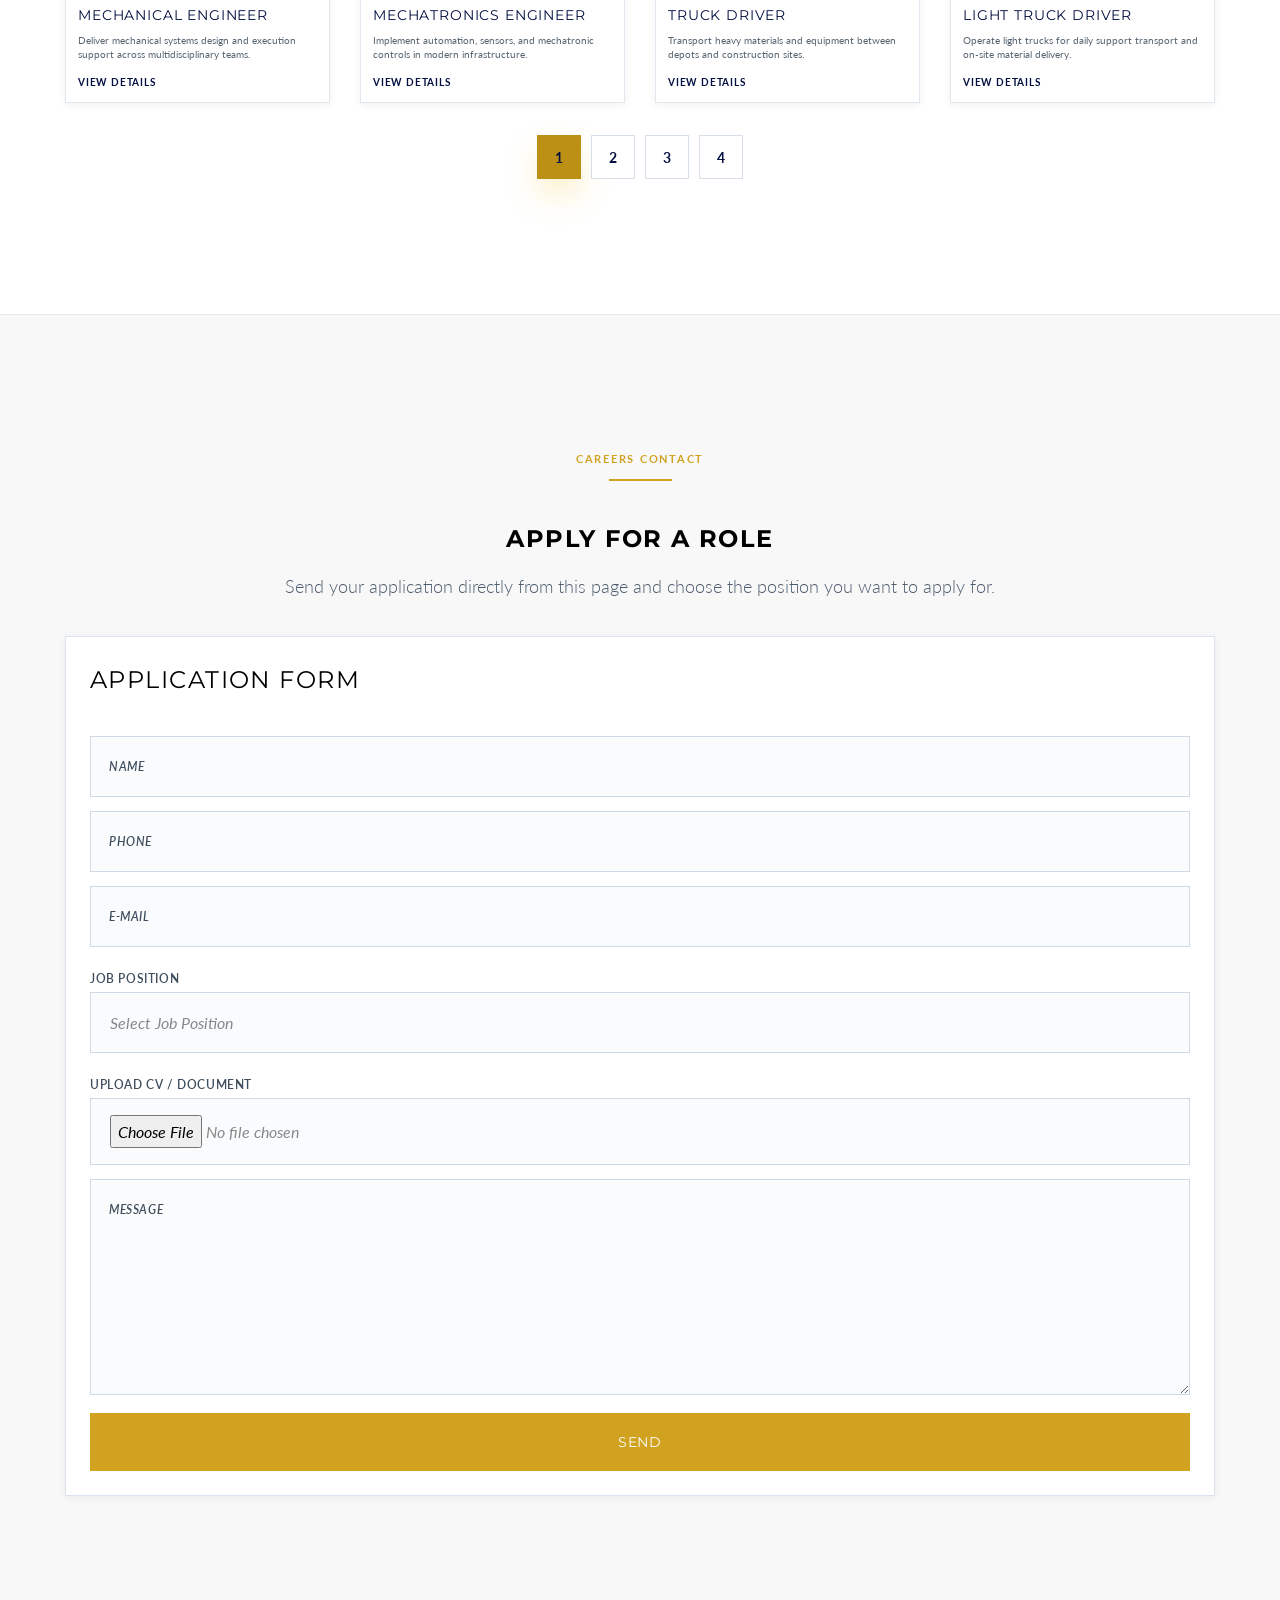
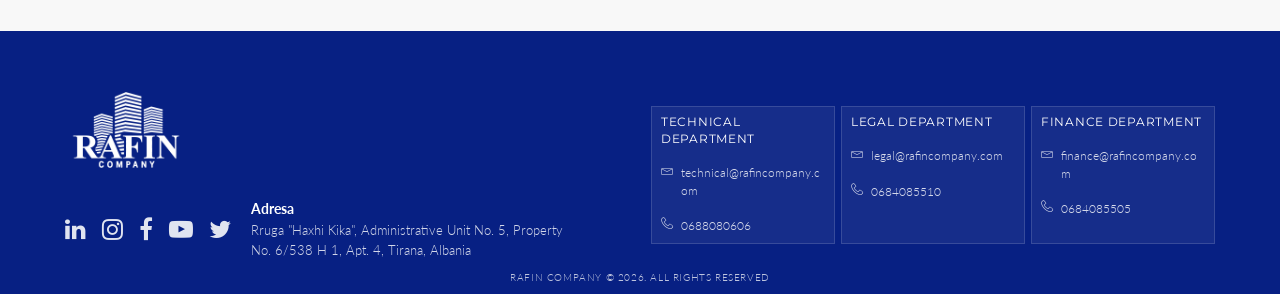
<file: career.html>
﻿<!DOCTYPE html>
<html class="wide wow-animation" lang="en">

<head>
  <meta charset="utf-8">
  <!-- WWW.RAFINCOMPANY.COM -->
  <title data-i18n="Careers Page Title">Careers | Rafin Company</title>
  <meta name="description" data-i18n-content="Careers Meta Description" content="Explore open positions at Rafin Company across engineering, transport, construction, and machinery maintenance.">
  <meta name="robots" content="index,follow">
  <link rel="canonical" href="https://www.rafincompany.com/career.html?lang=en">
  <link rel="alternate" hreflang="en" href="https://www.rafincompany.com/career.html?lang=en">
  <link rel="alternate" hreflang="sq" href="https://www.rafincompany.com/career.html?lang=sq">
  <link rel="alternate" hreflang="x-default" href="https://www.rafincompany.com/career.html?lang=en">
  <meta property="og:title" content="Careers | Rafin Company">
  <meta property="og:description" content="Explore open positions at Rafin Company across engineering, transport, construction, and machinery maintenance.">
  <meta property="og:url" content="https://www.rafincompany.com/career.html?lang=en">
  <meta property="og:locale" content="en_US">
  <meta property="og:image" content="https://www.rafincompany.com/rafin_transparent_logos_png/rafin-logo-original-transparent.png">
  <meta property="og:site_name" content="Rafin Company">
  <meta property="og:type" content="website">
  <meta name="twitter:card" content="summary_large_image">
  <meta name="twitter:title" content="Careers | Rafin Company">
  <meta name="twitter:description" content="Explore open positions at Rafin Company across engineering, transport, construction, and machinery maintenance.">
  <meta name="twitter:image" content="https://www.rafincompany.com/rafin_transparent_logos_png/rafin-logo-original-transparent.png">
  <meta name="format-detection" content="telephone=no">
  <meta name="viewport" content="width=device-width, initial-scale=1">
  <meta http-equiv="X-UA-Compatible" content="IE=edge">
  <link rel="icon" href="rafin-logo-white-transparent.png" type="image/png">
  <link rel="preconnect" href="https://fonts.googleapis.com">
  <link rel="preconnect" href="https://fonts.gstatic.com" crossorigin>
  <link rel="preload" as="style" href="https://fonts.googleapis.com/css2?family=Lato:ital,wght@0,300;1,300&family=Montserrat:wght@400;700&display=swap" onload="this.onload=null;this.rel='stylesheet'">
  <noscript><link rel="stylesheet" href="https://fonts.googleapis.com/css2?family=Lato:ital,wght@0,300;1,300&family=Montserrat:wght@400;700&display=swap"></noscript>
  <link rel="stylesheet" href="css/bootstrap.css">
  <link rel="stylesheet" href="css/style.css">
  <link rel="stylesheet" href="css/fonts.css">
  <link rel="stylesheet" href="css/redesign.css">
  <!--[if lt IE 10]>
    <script src="js/html5shiv.min.js"></script>
		<![endif]-->
</head>

<body class="careers-page">
  <!--[if lt IE 10]>
    <div class="legacy-browser-warning"><a href="http://windows.microsoft.com/en-US/internet-explorer/"><img src="images/ie8-panel/warning_bar_0000_us.jpg" height="42" width="820" alt="You are using an outdated browser. For a faster, safer browsing experience, upgrade for free today."></a></div>
  <![endif]-->
  <div id="page-loader">
    <div class="cssload-container">
      <div class="cssload-speeding-wheel"></div>
    </div>
  </div>

  <div class="page">
    <header class="page-header">
      <div class="rd-navbar-wrap">
        <nav class="rd-navbar rd-navbar_transparent rd-navbar_boxed" data-layout="rd-navbar-fixed"
          data-sm-layout="rd-navbar-fixed" data-sm-device-layout="rd-navbar-fixed" data-md-layout="rd-navbar-fixed"
          data-md-device-layout="rd-navbar-fixed" data-lg-device-layout="rd-navbar-static"
          data-lg-layout="rd-navbar-static" data-xl-device-layout="rd-navbar-static" data-xl-layout="rd-navbar-static"
          data-xxl-device-layout="rd-navbar-static" data-xxl-layout="rd-navbar-static" data-stick-up-clone="false"
          data-sm-stick-up="true" data-md-stick-up="true" data-lg-stick-up="true" data-md-stick-up-offset="56px"
          data-lg-stick-up-offset="20px" data-body-class="rd-navbar-absolute">
          <div class="rd-navbar-inner rd-navbar-search-wrap">
            <div class="rd-navbar-panel rd-navbar-search-lg_collapsable">
              <button class="rd-navbar-toggle" data-rd-navbar-toggle=".rd-navbar-nav-wrap"><span></span></button>
              <div class="rd-navbar-brand"><a class="brand-name" href="index.html?lang=en"><img
                    class="brand-logo brand-logo--default" src="rafin-logo-white-transparent.png" alt="Rafin Company" width="120" height="120" decoding="async"><img
                    class="brand-logo brand-logo--blue" src="rafin-logo-white-transparent.png" alt="" width="120" height="120" decoding="async" aria-hidden="true"></a></div>
            </div>
            <div class="rd-navbar-nav-wrap rd-navbar-search_not-collapsable">
              <div class="rd-navbar-search_collapsable">
                <ul class="rd-navbar-nav">
                  <li><a href="index.html?lang=en#about" data-i18n="About">About</a></li>
                  <li class="rd-navbar--has-dropdown"><a href="services.html?lang=en" data-i18n="Services">Services</a>
                    <ul class="rd-navbar-dropdown">
                      <li><a href="index.html?lang=en#services" data-i18n="Homepage Services">Homepage Services</a></li>
                      <li><a href="services.html?lang=en" data-i18n="Services Overview">Services Overview</a></li>
                    </ul>
                  </li>
                  <li><a href="index.html?lang=en#materials" data-i18n="materials">Materials</a></li>
                  <li><a href="projects.html?lang=en" id="nav-projects-link" data-i18n="projects">Projects</a>
                    <ul class="rd-navbar-dropdown" id="nav-projects-dropdown"></ul>
                  </li>
                  <li><a href="siguria.html?lang=en" data-i18n="Safety">Safety</a></li>
                  <li class="active"><a href="career.html?lang=en" data-i18n="Careers">Careers</a></li>
                  <li><a href="index.html?lang=en#contacts" data-i18n="Contacts">Contacts</a></li>
                </ul>
              </div>
            </div>
            <div class="rd-navbar-aside-right">
              <div class="modern-lang-switch">
                <a href="#" class="lang-toggle-item" data-lang="en">EN</a>
                <a href="#" class="lang-toggle-item" data-lang="sq">SQ</a>
              </div>
            </div>
          </div>
        </nav>
      </div>
    </header>

    <section class="section careers-hero careers-hero--plain">
      <div class="section-lg text-center">
        <div class="container">
          <h1 class="heading-decorated heading-2" data-i18n="Careers Hero Title">Build your next role with Rafin</h1>
          <p class="careers-hero__text" data-i18n="Careers Hero Body">Explore current openings across construction management, vehicle operations, specialist trades, and machinery maintenance.</p>
          <a class="button button-primary careers-hero__button" href="#jobs" data-i18n="View Open Positions">View Open Positions</a>
        </div>
      </div>
    </section>

    <section class="section-lg bg-default text-center careers-page-section" id="jobs">
      <div class="container">
        <h2 class="heading-decorated heading-4" data-i18n="Jobs / Careers">Jobs / Careers</h2>
        <p class="careers-page-section__lead" data-i18n="Join our dynamic team">Join our dynamic team and build the future with us</p>
        <div id="jobs-filters-container"></div>
        <div class="row row-30 text-left" id="jobs-container">
          <!-- Dynamic jobs injected by js/jobs-section.js -->
        </div>
        <div id="jobs-pagination"></div>
      </div>
    </section>

    <div class="section-lg bg-gray-lighter redesign-contacts-section career-application-section" id="career-application">
      <div id="career-application-container"></div>
    </div>

    <div id="footer-company-container"></div>
  </div>

  <div class="snackbars" id="form-output-global"></div>

  <script src="data/categories.js" defer></script>
  <script src="data/site.js" defer></script>
  <script src="data/departments.js" defer></script>
  <script src="data/jobs.js" defer></script>
  <script src="data/contacts.js" defer></script>
  <script src="data/translations.js" defer></script>
  <script src="js/content-store.js" defer></script>
  <script src="js/i18n.js" defer></script>
  <script src="js/seo-head.js" defer></script>
  <script src="js/nav-projects.js" defer></script>
  <script src="js/jobs-section.js" defer></script>
  <script src="js/career-application-section.js" defer></script>
  <script src="js/footer-company.js" defer></script>

  <script src="js/core.min.js" defer></script>
  <script src="js/script.js?v=mailfix-4" defer></script>
  <script src="js/mail-forms.js?v=mailfix-4" defer></script>
</body>

</html>
</file>
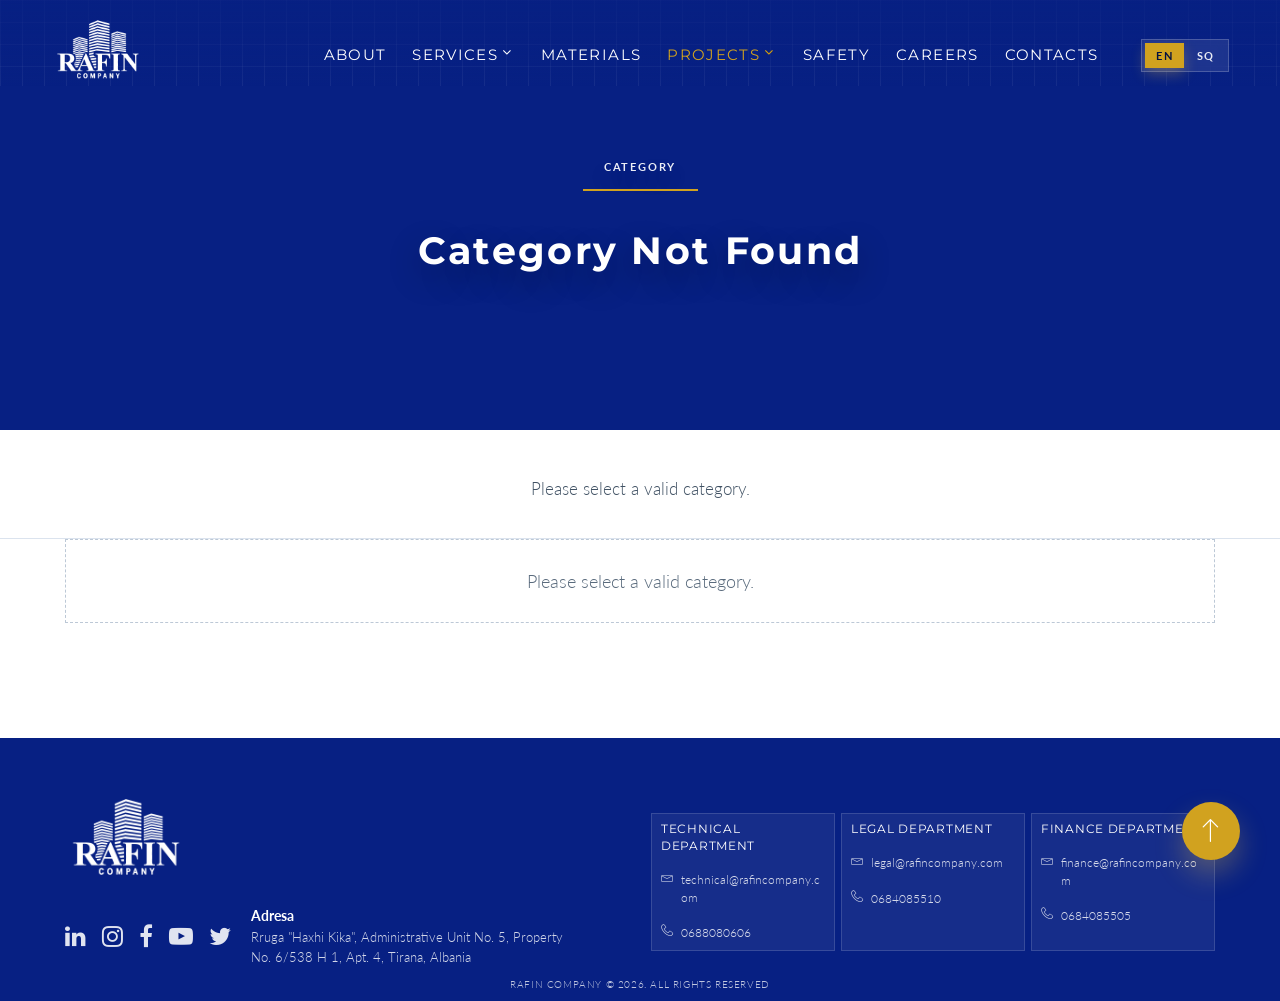
<file: category.html>
﻿<!DOCTYPE html>
<html class="wide wow-animation" lang="en">

<head>
  <meta charset="utf-8">
  <!-- WWW.RAFINCOMPANY.COM -->
  <title data-i18n="Category Page Title">Category | Rafin Company</title>
  <meta name="description" data-i18n-content="Category Meta Description" content="Explore construction projects by category. Rafin Company delivers excellence across various sectors of infrastructure and building.">
  <meta name="robots" content="index,follow">
  <meta property="og:title" content="Category | Rafin Company">
  <meta property="og:description" content="Explore construction projects by category. Rafin Company delivers excellence across various sectors of infrastructure and building.">
  <meta property="og:locale" content="en_US">
  <meta property="og:image" content="https://www.rafincompany.com/rafin_transparent_logos_png/rafin-logo-original-transparent.png">
  <meta property="og:site_name" content="Rafin Company">
  <meta property="og:type" content="website">
  <meta name="twitter:card" content="summary_large_image">
  <meta name="twitter:title" content="Category | Rafin Company">
  <meta name="twitter:description" content="Explore construction projects by category. Rafin Company delivers excellence across various sectors of infrastructure and building.">
  <meta name="twitter:image" content="https://www.rafincompany.com/rafin_transparent_logos_png/rafin-logo-original-transparent.png">
  <meta name="format-detection" content="telephone=no">
  <meta name="viewport" content="width=device-width, initial-scale=1">
  <meta http-equiv="X-UA-Compatible" content="IE=edge">
  <link rel="icon" href="rafin-logo-white-transparent.png" type="image/png">
  <!-- Stylesheets: vendor base -> theme layer -> font/icon layer -> project overrides -->
  <link rel="preconnect" href="https://fonts.googleapis.com">
  <link rel="preconnect" href="https://fonts.gstatic.com" crossorigin>
  <link rel="preload" as="style" href="https://fonts.googleapis.com/css2?family=Lato:ital,wght@0,300;1,300&family=Montserrat:wght@400;700&display=swap" onload="this.onload=null;this.rel='stylesheet'">
  <noscript><link rel="stylesheet" href="https://fonts.googleapis.com/css2?family=Lato:ital,wght@0,300;1,300&family=Montserrat:wght@400;700&display=swap"></noscript>
  <link rel="stylesheet" href="css/bootstrap.css">
  <link rel="stylesheet" href="css/style.css">
  <link rel="stylesheet" href="css/fonts.css">
  <link rel="stylesheet" href="css/redesign.css">
  <!--[if lt IE 10]>
    <script src="js/html5shiv.min.js"></script>
		<![endif]-->
</head>

<body class="category-page projects-page">
  <!--[if lt IE 10]>
    <div class="legacy-browser-warning"><a href="http://windows.microsoft.com/en-US/internet-explorer/"><img src="images/ie8-panel/warning_bar_0000_us.jpg" height="42" width="820" alt="You are using an outdated browser. For a faster, safer browsing experience, upgrade for free today."></a></div>
  <![endif]-->
  <div id="page-loader">
    <div class="cssload-container">
      <div class="cssload-speeding-wheel"></div>
    </div>
  </div>

  <!-- Page-->
  <div class="page">
    <header class="page-header">
      <!-- RD Navbar-->
      <div class="rd-navbar-wrap">
        <nav class="rd-navbar rd-navbar_transparent rd-navbar_boxed" data-layout="rd-navbar-fixed"
          data-sm-layout="rd-navbar-fixed" data-sm-device-layout="rd-navbar-fixed" data-md-layout="rd-navbar-fixed"
          data-md-device-layout="rd-navbar-fixed" data-lg-device-layout="rd-navbar-static"
          data-lg-layout="rd-navbar-static" data-xl-device-layout="rd-navbar-static" data-xl-layout="rd-navbar-static"
          data-xxl-device-layout="rd-navbar-static" data-xxl-layout="rd-navbar-static" data-stick-up-clone="false"
          data-sm-stick-up="true" data-md-stick-up="true" data-lg-stick-up="true" data-md-stick-up-offset="56px"
          data-lg-stick-up-offset="20px" data-body-class="rd-navbar-absolute">
          <div class="rd-navbar-inner rd-navbar-search-wrap">
            <!-- RD Navbar Panel-->
            <div class="rd-navbar-panel rd-navbar-search-lg_collapsable">
              <button class="rd-navbar-toggle" data-rd-navbar-toggle=".rd-navbar-nav-wrap"><span></span></button>
              <!-- RD Navbar Brand-->
              <div class="rd-navbar-brand"><a class="brand-name" href="index.html?lang=en"><img
                    class="brand-logo brand-logo--default" src="rafin-logo-white-transparent.png" alt="Rafin Company" width="120" height="120" decoding="async"><img
                    class="brand-logo brand-logo--blue" src="rafin-logo-white-transparent.png" alt="" width="120" height="120" decoding="async" aria-hidden="true"></a></div>
            </div>
            <!-- RD Navbar Nav-->
            <div class="rd-navbar-nav-wrap rd-navbar-search_not-collapsable">
              <div class="rd-navbar-search_collapsable">
                <ul class="rd-navbar-nav">
                  <li><a href="index.html?lang=en#about" data-i18n="About">About</a></li>
                  <li class="rd-navbar--has-dropdown"><a href="services.html?lang=en" data-i18n="Services">Services</a>
                    <ul class="rd-navbar-dropdown">
                      <li><a href="index.html?lang=en#services" data-i18n="Homepage Services">Homepage Services</a></li>
                      <li><a href="services.html?lang=en" data-i18n="Services Overview">Services Overview</a></li>
                    </ul>
                  </li>
                  <li><a href="index.html?lang=en#materials" data-i18n="materials">Materials</a></li>
                  <li class="active"><a href="projects.html?lang=en" id="nav-projects-link" data-i18n="projects">Projects</a>
                    <ul class="rd-navbar-dropdown" id="nav-projects-dropdown"></ul>
                  </li>
                  <li><a href="siguria.html?lang=en" data-i18n="Safety">Safety</a></li>
                  <li><a href="career.html?lang=en" data-i18n="Careers">Careers</a></li>
                  <li><a href="index.html?lang=en#contacts" data-i18n="Contacts">Contacts</a></li>
                </ul>
              </div>
            </div>
            <div class="rd-navbar-aside-right">
              <div class="modern-lang-switch">
                <a href="#" class="lang-toggle-item" data-lang="en">EN</a>
                <a href="#" class="lang-toggle-item" data-lang="sq">SQ</a>
              </div>
            </div>
          </div>
        </nav>
      </div>
    </header>

    <!-- Category Hero Section -->
    <section class="section category-hero bg-black" id="category-hero">
      <div class="category-hero-overlay"></div>
      <div class="section-lg text-center category-hero__inner">
        <div class="container">
          <p class="category-hero__eyebrow" id="category-eyebrow" data-i18n="Category">Category</p>
          <h1 class="heading-decorated heading-2" id="category-title" data-i18n="Loading">Loading...</h1>
        </div>
      </div>
    </section>

    <!-- Category Description -->
    <div class="section-sm bg-default text-center category-description-section" id="category-description-section">
      <div class="container">
        <div class="row justify-content-md-center">
          <div class="col-sm-10 col-md-8">
            <p class="category-description" id="category-description"></p>
          </div>
        </div>
      </div>
    </div>

    <!-- Category Projects Grid -->
    <section class="section-md bg-default text-center projects-overview-section category-projects-section">
      <div class="container">
        <h2 class="sr-only" data-i18n="projects">Projects</h2>
        <div class="row row-50 justify-content-md-center justify-content-lg-start projects-grid" id="category-projects-grid">
          <!-- Projects injected here -->
        </div>
      </div>
    </section>

    <!-- Dynamic Footer -->
    <div id="footer-company-container"></div>
  </div>
  <!-- Global Mailform Output-->
  <div class="snackbars" id="form-output-global"></div>
  <!-- Javascript-->
  <!-- Data & Custom Scripts inserted before core behavior -->
  <script src="data/categories.js" defer></script>
  <script src="data/site.js" defer></script>
  <script src="data/projects.js" defer></script>
  <script src="data/translations.js" defer></script>
  <script src="data/departments.js" defer></script>
  <script src="js/content-store.js" defer></script>
  <script src="js/i18n.js" defer></script>
  <script src="js/project-translations.js" defer></script>
  <script src="js/seo-head.js" defer></script>
  <script src="js/nav-projects.js" defer></script>
  <script src="js/category-page.js" defer></script>
  <script src="js/footer-company.js" defer></script>

  <script src="js/core.min.js" defer></script>
  <script src="js/script.js" defer></script>
</body>

</html>
</file>
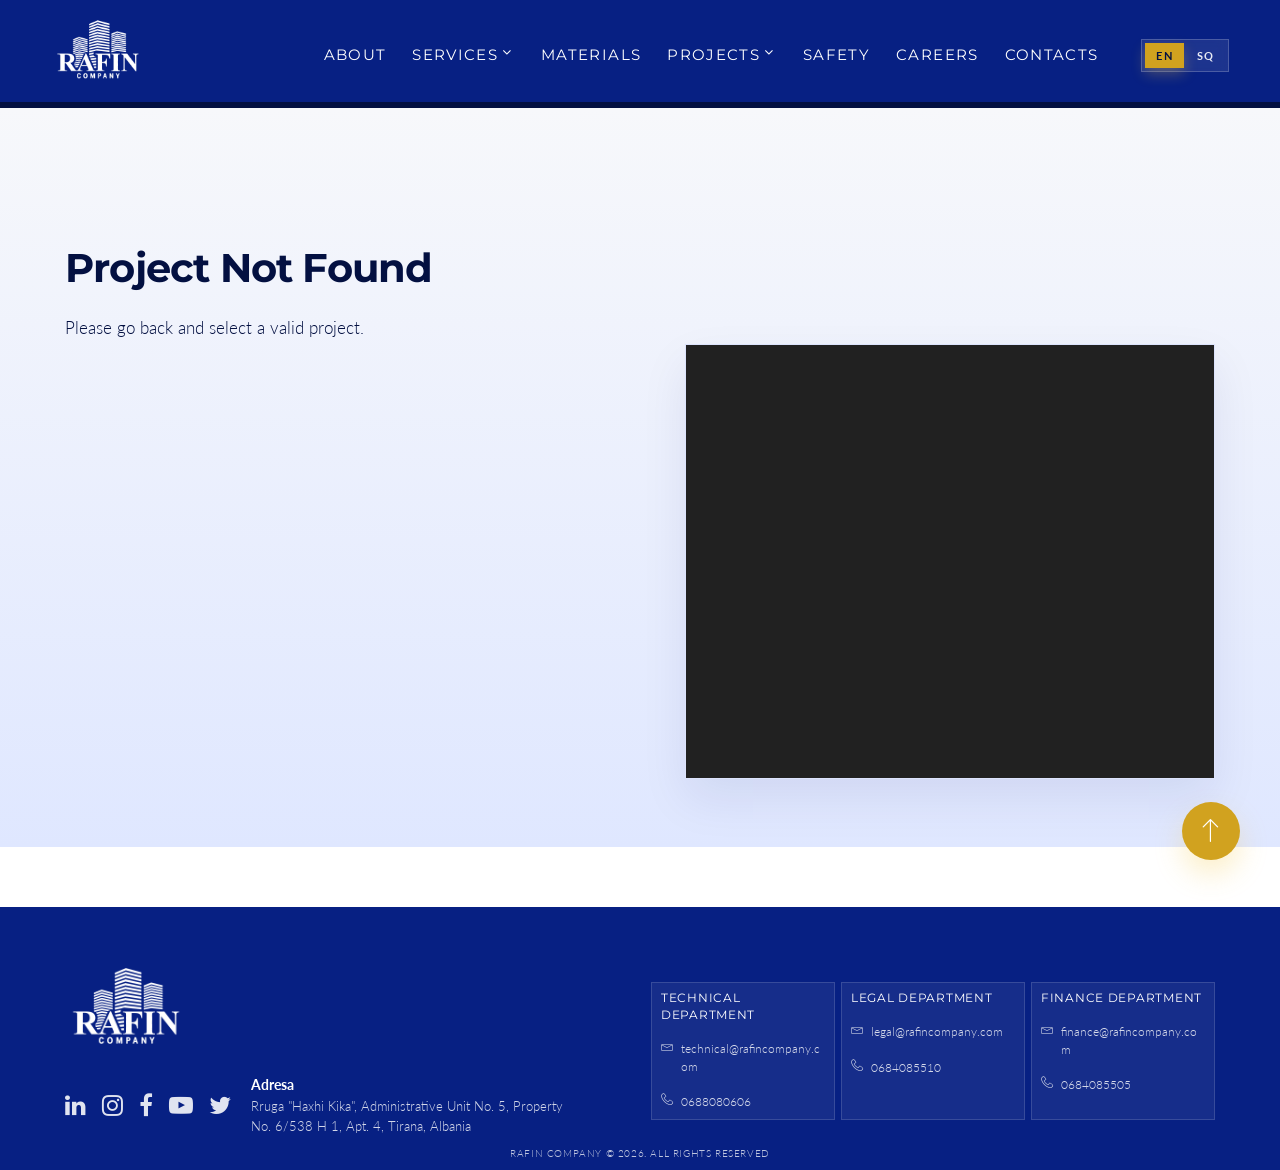
<file: project.html>
﻿<!DOCTYPE html>
<html class="wide wow-animation" lang="en">

<head>
  <meta charset="utf-8">
  <!-- WWW.RAFINCOMPANY.COM -->
  <title data-i18n="Project Page Title">Project Details | Rafin Company</title>
  <meta name="description" data-i18n-content="Project Meta Description" content="View detailed information about Rafin Company construction projects, including location, status, and engineering highlights.">
  <meta name="robots" content="index,follow">
  <meta property="og:title" content="Project Details | Rafin Company">
  <meta property="og:description" content="View detailed information about Rafin Company construction projects, including location, status, and engineering highlights.">
  <meta property="og:locale" content="en_US">
  <meta property="og:image" content="https://www.rafincompany.com/rafin_transparent_logos_png/rafin-logo-original-transparent.png">
  <meta property="og:site_name" content="Rafin Company">
  <meta property="og:type" content="website">
  <meta name="twitter:card" content="summary_large_image">
  <meta name="twitter:title" content="Project Details | Rafin Company">
  <meta name="twitter:description" content="View detailed information about Rafin Company construction projects, including location, status, and engineering highlights.">
  <meta name="twitter:image" content="https://www.rafincompany.com/rafin_transparent_logos_png/rafin-logo-original-transparent.png">
  <meta name="format-detection" content="telephone=no">
  <meta name="viewport" content="width=device-width, initial-scale=1">
  <meta http-equiv="X-UA-Compatible" content="IE=edge">
  <link rel="icon" href="rafin-logo-white-transparent.png" type="image/png">
  <!-- Stylesheets: vendor base -> theme layer -> font/icon layer -> project overrides -->
  <link rel="preconnect" href="https://fonts.googleapis.com">
  <link rel="preconnect" href="https://fonts.gstatic.com" crossorigin>
  <link rel="preload" as="style" href="https://fonts.googleapis.com/css2?family=Lato:ital,wght@0,300;1,300&family=Montserrat:wght@400;700&display=swap" onload="this.onload=null;this.rel='stylesheet'">
  <noscript><link rel="stylesheet" href="https://fonts.googleapis.com/css2?family=Lato:ital,wght@0,300;1,300&family=Montserrat:wght@400;700&display=swap"></noscript>
  <link rel="stylesheet" href="css/bootstrap.css">
  <link rel="stylesheet" href="css/style.css">
  <link rel="stylesheet" href="css/fonts.css">
  <link rel="stylesheet" href="css/redesign.css">
  <!--[if lt IE 10]>
    <script src="js/html5shiv.min.js"></script>
		<![endif]-->
</head>

<body class="project-page">
  <!--[if lt IE 10]>
    <div class="legacy-browser-warning"><a href="http://windows.microsoft.com/en-US/internet-explorer/"><img src="images/ie8-panel/warning_bar_0000_us.jpg" height="42" width="820" alt="You are using an outdated browser. For a faster, safer browsing experience, upgrade for free today."></a></div>
  <![endif]-->
  <div id="page-loader">
    <div class="cssload-container">
      <div class="cssload-speeding-wheel"></div>
    </div>
  </div>

  <!-- Page-->
  <div class="page">
    <header class="page-header">
      <!-- RD Navbar-->
      <div class="rd-navbar-wrap">
        <nav class="rd-navbar rd-navbar_transparent rd-navbar_boxed" data-layout="rd-navbar-fixed"
          data-sm-layout="rd-navbar-fixed" data-sm-device-layout="rd-navbar-fixed" data-md-layout="rd-navbar-fixed"
          data-md-device-layout="rd-navbar-fixed" data-lg-device-layout="rd-navbar-static"
          data-lg-layout="rd-navbar-static" data-xl-device-layout="rd-navbar-static" data-xl-layout="rd-navbar-static"
          data-xxl-device-layout="rd-navbar-static" data-xxl-layout="rd-navbar-static" data-stick-up-clone="false"
          data-sm-stick-up="true" data-md-stick-up="true" data-lg-stick-up="true" data-md-stick-up-offset="56px"
          data-lg-stick-up-offset="20px" data-body-class="rd-navbar-absolute">
          <div class="rd-navbar-inner rd-navbar-search-wrap">
            <!-- RD Navbar Panel-->
            <div class="rd-navbar-panel rd-navbar-search-lg_collapsable">
              <button class="rd-navbar-toggle" data-rd-navbar-toggle=".rd-navbar-nav-wrap"><span></span></button>
              <!-- RD Navbar Brand-->
              <div class="rd-navbar-brand"><a class="brand-name" href="index.html?lang=en"><img
                    class="brand-logo brand-logo--default" src="rafin-logo-white-transparent.png" alt="Rafin Company" width="120" height="120" decoding="async"><img
                    class="brand-logo brand-logo--blue" src="rafin-logo-white-transparent.png" alt="" width="120" height="120" decoding="async" aria-hidden="true"></a></div>
            </div>
            <!-- RD Navbar Nav-->
            <div class="rd-navbar-nav-wrap rd-navbar-search_not-collapsable">
              <div class="rd-navbar-search_collapsable">
                <ul class="rd-navbar-nav">
                  <li><a href="index.html?lang=en#about" data-i18n="About">About</a></li>
                  <li class="rd-navbar--has-dropdown"><a href="services.html?lang=en" data-i18n="Services">Services</a>
                    <ul class="rd-navbar-dropdown">
                      <li><a href="index.html?lang=en#services" data-i18n="Homepage Services">Homepage Services</a></li>
                      <li><a href="services.html?lang=en" data-i18n="Services Overview">Services Overview</a></li>
                    </ul>
                  </li>
                  <li><a href="index.html?lang=en#materials" data-i18n="materials">Materials</a></li>
                  <li class="active"><a href="projects.html?lang=en" id="nav-projects-link" data-i18n="projects">Projects</a>
                    <ul class="rd-navbar-dropdown" id="nav-projects-dropdown"></ul>
                  </li>
                  <li><a href="siguria.html?lang=en" data-i18n="Safety">Safety</a></li>
                  <li><a href="career.html?lang=en" data-i18n="Careers">Careers</a></li>
                  <li><a href="index.html?lang=en#contacts" data-i18n="Contacts">Contacts</a></li>
                </ul>
              </div>
            </div>
            <div class="rd-navbar-aside-right">
              <div class="modern-lang-switch">
                <a href="#" class="lang-toggle-item" data-lang="en">EN</a>
                <a href="#" class="lang-toggle-item" data-lang="sq">SQ</a>
              </div>
            </div>
          </div>
        </nav>
      </div>
    </header>

    <section class="section project-hero bg-black" id="project-hero">
      <div class="section-lg project-hero__content">
        <div class="container">
          <div class="project-hero__shell">
            <div class="project-hero__copy">
              <p class="project-hero__eyebrow" id="project-category-hero"></p>
              <h1 class="project-hero__title" id="project-title" data-i18n="Loading">Loading...</h1>
              <p class="lead project-excerpt" id="project-excerpt"></p>
              <div class="project-description" id="project-description"></div>
              <div class="project-info-box">
                <h2 class="project-info-box__title heading-5" id="project-info-heading" data-i18n="Project Information">Project Information</h2>
                <hr>
                <ul class="list-xs project-info-list">
                  <li id="info-category" class="project-info-item"><strong><span
                        class="lbl-category" data-i18n="Category">Category</span>:</strong> <span class="val-category"></span></li>
                  <li id="info-location" class="project-info-item"><strong><span
                        class="lbl-location" data-i18n="Location">Location</span>:</strong> <span class="val-location"></span></li>
                  <li id="info-year" class="project-info-item"><strong><span class="lbl-year" data-i18n="Year">Year</span>:</strong> <span
                      class="val-year"></span></li>
                  <li id="info-status" class="project-info-item"><strong><span class="lbl-status" data-i18n="Status">Status</span>:</strong>
                    <span class="val-status"></span></li>
                </ul>
              </div>
            </div>
            <div class="project-hero__visual">
              <div class="project-hero__media-frame">
                <div class="project-hero__media" aria-hidden="true">
                  <div class="project-hero__image-layer project-hero__image-layer--active" id="project-hero-image-primary"></div>
                  <div class="project-hero__image-layer" id="project-hero-image-secondary"></div>
                </div>
              </div>
              <div class="project-hero__selectors" id="project-hero-selectors" role="group" aria-label="Project images"></div>
            </div>
          </div>
        </div>
      </div>
    </section>

    <!-- Project Navigation Section -->
    <div class="section-sm bg-default project-detail-nav-section">
      <div class="container">
        <div class="project-detail-nav" id="project-navigation">
          <a href="#" id="prev-project" class="project-detail-nav-card project-detail-nav-card--prev">
            <p class="project-detail-nav-card__eyebrow">
              <span class="icon fa-angle-left" aria-hidden="true"></span>
              <span class="nav-label" data-i18n="Previous Project">Previous Project</span>
            </p>
            <p class="project-detail-nav-card__title nav-title heading-5">-</p>
            <p class="project-detail-nav-card__meta nav-category">-</p>
          </a>
          <a href="projects.html?lang=en" id="all-projects-link" class="project-detail-nav-all">
            <span class="icon fa-th" aria-hidden="true"></span>
            <span class="all-projects-label" data-i18n="All Projects">All Projects</span>
          </a>
          <a href="#" id="next-project" class="project-detail-nav-card project-detail-nav-card--next">
            <p class="project-detail-nav-card__eyebrow">
              <span class="nav-label" data-i18n="Next Project">Next Project</span>
              <span class="icon fa-angle-right" aria-hidden="true"></span>
            </p>
            <p class="project-detail-nav-card__title nav-title heading-5">-</p>
            <p class="project-detail-nav-card__meta nav-category">-</p>
          </a>
        </div>
      </div>
    </div>

    <!-- Dynamic Footer -->
    <div id="footer-company-container"></div>
  </div>
  <!-- Global Mailform Output-->
  <div class="snackbars" id="form-output-global"></div>
  <!-- Javascript-->
  <!-- Data & Custom Scripts inserted before core behavior -->
  <script src="data/categories.js" defer></script>
  <script src="data/site.js" defer></script>
  <script src="data/projects.js?v=1" defer></script>
  <script src="data/translations.js" defer></script>
  <script src="data/departments.js" defer></script>
  <script src="js/content-store.js" defer></script>
  <script src="js/i18n.js" defer></script>
  <script src="js/project-translations.js" defer></script>
  <script src="js/seo-head.js" defer></script>
  <script src="js/nav-projects.js" defer></script>
  <script src="js/project-page.js" defer></script>
  <script src="js/footer-company.js" defer></script>

  <script src="js/core.min.js" defer></script>
  <script src="js/script.js" defer></script>
</body>

</html>
</file>
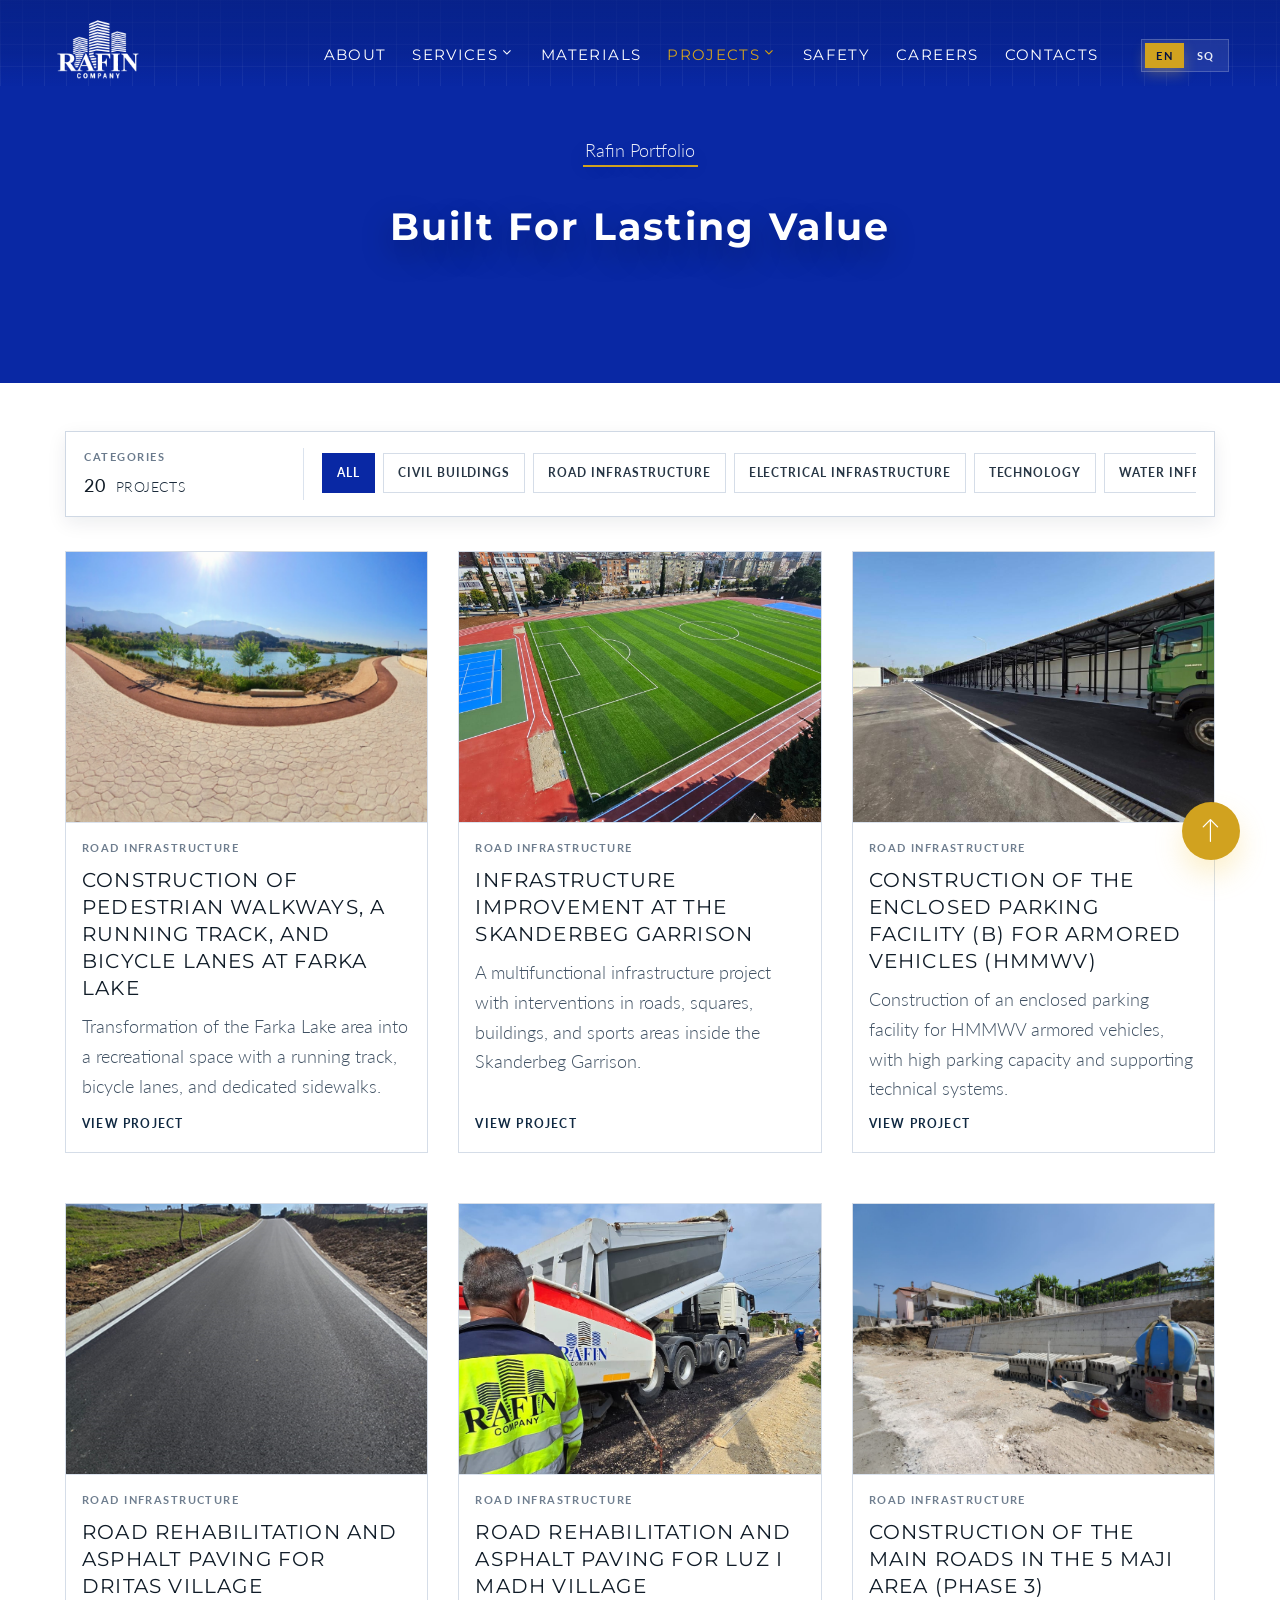
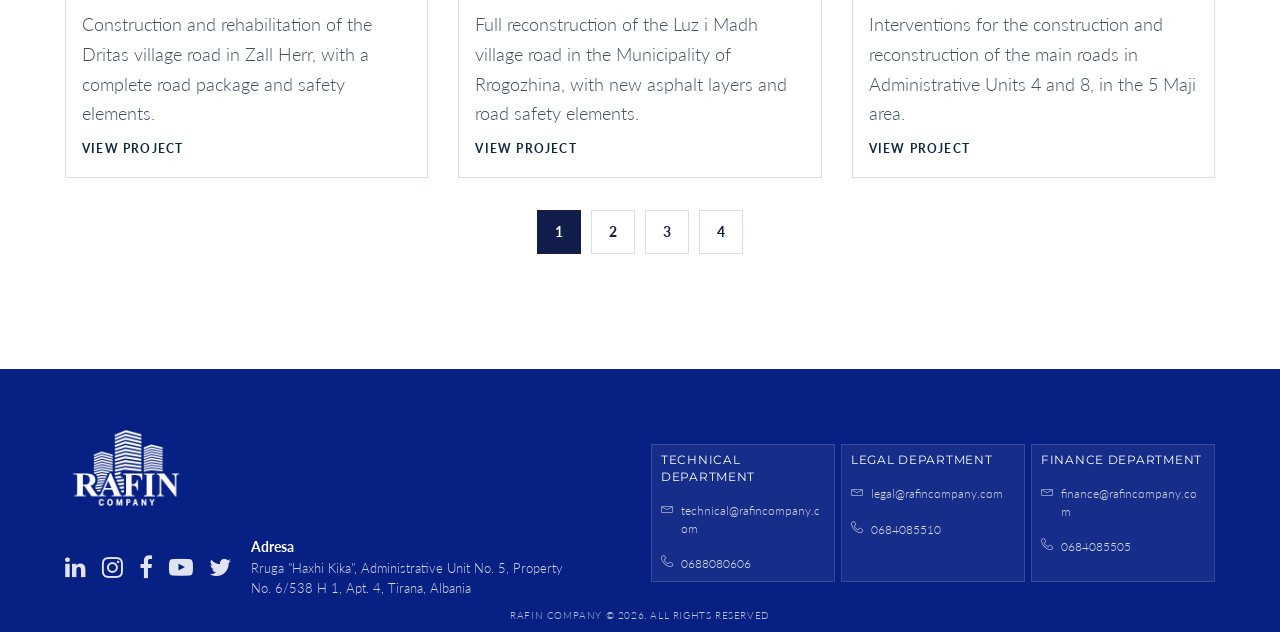
<file: projects.html>
﻿<!DOCTYPE html>
<html class="wide wow-animation" lang="en">

<head>
  <meta charset="utf-8">
  <!-- WWW.RAFINCOMPANY.COM -->
  <title data-i18n="Projects Page Title">Projects | Rafin Company</title>
  <meta name="description" data-i18n-content="Projects Meta Description" content="Browse the diverse portfolio of construction and infrastructure projects by Rafin Company, including civil engineering, public works, and more.">
  <meta name="robots" content="index,follow">
  <link rel="canonical" href="https://www.rafincompany.com/projects.html?lang=en">
  <link rel="alternate" hreflang="en" href="https://www.rafincompany.com/projects.html?lang=en">
  <link rel="alternate" hreflang="sq" href="https://www.rafincompany.com/projects.html?lang=sq">
  <link rel="alternate" hreflang="x-default" href="https://www.rafincompany.com/projects.html?lang=en">
  <meta property="og:title" content="Projects | Rafin Company">
  <meta property="og:description" content="Browse the diverse portfolio of construction and infrastructure projects by Rafin Company, including civil engineering, public works, and more.">
  <meta property="og:url" content="https://www.rafincompany.com/projects.html?lang=en">
  <meta property="og:locale" content="en_US">
  <meta property="og:image" content="https://www.rafincompany.com/rafin_transparent_logos_png/rafin-logo-original-transparent.png">
  <meta property="og:site_name" content="Rafin Company">
  <meta property="og:type" content="website">
  <meta name="twitter:card" content="summary_large_image">
  <meta name="twitter:title" content="Projects | Rafin Company">
  <meta name="twitter:description" content="Browse the diverse portfolio of construction and infrastructure projects by Rafin Company, including civil engineering, public works, and more.">
  <meta name="twitter:image" content="https://www.rafincompany.com/rafin_transparent_logos_png/rafin-logo-original-transparent.png">
  <meta name="format-detection" content="telephone=no">
  <meta name="viewport" content="width=device-width, initial-scale=1">
  <meta http-equiv="X-UA-Compatible" content="IE=edge">
  <link rel="icon" href="rafin-logo-white-transparent.png" type="image/png">
  <link rel="preload" as="image" href="images/projects/stadium.jpeg" fetchpriority="high">
  <!-- Stylesheets: vendor base -> theme layer -> font/icon layer -> project overrides -->
  <link rel="preconnect" href="https://fonts.googleapis.com">
  <link rel="preconnect" href="https://fonts.gstatic.com" crossorigin>
  <link rel="preload" as="style" href="https://fonts.googleapis.com/css2?family=Lato:ital,wght@0,300;1,300&family=Montserrat:wght@400;700&display=swap" onload="this.onload=null;this.rel='stylesheet'">
  <noscript><link rel="stylesheet" href="https://fonts.googleapis.com/css2?family=Lato:ital,wght@0,300;1,300&family=Montserrat:wght@400;700&display=swap"></noscript>
  <link rel="stylesheet" href="css/bootstrap.css">
  <link rel="stylesheet" href="css/style.css">
  <link rel="stylesheet" href="css/fonts.css">
  <link rel="stylesheet" href="css/redesign.css">
  <!--[if lt IE 10]>
    <script src="js/html5shiv.min.js"></script>
		<![endif]-->
</head>

<body class="projects-page">
  <!--[if lt IE 10]>
    <div class="legacy-browser-warning"><a href="http://windows.microsoft.com/en-US/internet-explorer/"><img src="images/ie8-panel/warning_bar_0000_us.jpg" height="42" width="820" alt="You are using an outdated browser. For a faster, safer browsing experience, upgrade for free today."></a></div>
  <![endif]-->
  <div id="page-loader">
    <div class="cssload-container">
      <div class="cssload-speeding-wheel"></div>
    </div>
  </div>

  <!-- Page-->
  <div class="page">
    <header class="page-header">
      <!-- RD Navbar-->
      <div class="rd-navbar-wrap">
        <nav class="rd-navbar rd-navbar_transparent rd-navbar_boxed" data-layout="rd-navbar-fixed"
          data-sm-layout="rd-navbar-fixed" data-sm-device-layout="rd-navbar-fixed" data-md-layout="rd-navbar-fixed"
          data-md-device-layout="rd-navbar-fixed" data-lg-device-layout="rd-navbar-static"
          data-lg-layout="rd-navbar-static" data-xl-device-layout="rd-navbar-static" data-xl-layout="rd-navbar-static"
          data-xxl-device-layout="rd-navbar-static" data-xxl-layout="rd-navbar-static" data-stick-up-clone="false"
          data-sm-stick-up="true" data-md-stick-up="true" data-lg-stick-up="true" data-md-stick-up-offset="56px"
          data-lg-stick-up-offset="20px" data-body-class="rd-navbar-absolute">
          <div class="rd-navbar-inner rd-navbar-search-wrap">
            <!-- RD Navbar Panel-->
            <div class="rd-navbar-panel rd-navbar-search-lg_collapsable">
              <button class="rd-navbar-toggle" data-rd-navbar-toggle=".rd-navbar-nav-wrap"><span></span></button>
              <!-- RD Navbar Brand-->
              <div class="rd-navbar-brand"><a class="brand-name" href="index.html?lang=en"><img
                    class="brand-logo brand-logo--default" src="rafin-logo-white-transparent.png" alt="Rafin Company" width="120" height="120" decoding="async"><img
                    class="brand-logo brand-logo--blue" src="rafin-logo-white-transparent.png" alt="" width="120" height="120" decoding="async" aria-hidden="true"></a></div>
            </div>
            <!-- RD Navbar Nav-->
            <div class="rd-navbar-nav-wrap rd-navbar-search_not-collapsable">
              <div class="rd-navbar-search_collapsable">
                <ul class="rd-navbar-nav">
                  <li><a href="index.html?lang=en#about" data-i18n="About">About</a></li>
                  <li class="rd-navbar--has-dropdown"><a href="services.html?lang=en" data-i18n="Services">Services</a>
                    <ul class="rd-navbar-dropdown">
                      <li><a href="index.html?lang=en#services" data-i18n="Homepage Services">Homepage Services</a></li>
                      <li><a href="services.html?lang=en" data-i18n="Services Overview">Services Overview</a></li>
                    </ul>
                  </li>
                  <li><a href="index.html?lang=en#materials" data-i18n="materials">Materials</a></li>
                  <li class="active"><a href="projects.html?lang=en" id="nav-projects-link" data-i18n="projects">Projects</a>
                    <ul class="rd-navbar-dropdown" id="nav-projects-dropdown"></ul>
                  </li>
                  <li><a href="siguria.html?lang=en" data-i18n="Safety">Safety</a></li>
                  <li><a href="career.html?lang=en" data-i18n="Careers">Careers</a></li>
                  <li><a href="index.html?lang=en#contacts" data-i18n="Contacts">Contacts</a></li>
                </ul>
              </div>
            </div>
            <div class="rd-navbar-aside-right">
              <div class="modern-lang-switch">
                <a href="#" class="lang-toggle-item" data-lang="en">EN</a>
                <a href="#" class="lang-toggle-item" data-lang="sq">SQ</a>
              </div>
            </div>
          </div>
        </nav>
      </div>
    </header>

    <!-- Page Title-->
    <section class="section category-hero bg-black projects-page-hero" id="projects-page-hero">
      <div class="category-hero-overlay"></div>
      <div class="section-lg text-center category-hero__inner">
        <div class="container">
          <p class="category-hero__eyebrow" id="projects-page-hero-eyebrow" data-i18n="Projects Hero Eyebrow">Rafin Portfolio</p>
          <h1 class="heading-decorated heading-2" id="projects-page-hero-title" data-i18n="Projects Hero Title">Built For Lasting Value</h1>
        </div>
      </div>
    </section>

    <!-- Projects Section -->
    <section class="section-md bg-default projects-overview-section" id="projects-section">
      <div class="container">
        <h2 class="sr-only" data-i18n="projects">Projects</h2>
        <div class="projects-filter-shell">
          <div class="projects-filter-bar" id="project-filters">
            <!-- Sticky filter bar injected here -->
          </div>
        </div>
        <div class="row row-50 justify-content-md-center justify-content-lg-start projects-grid" id="projects-grid">
          <!-- Projects injected here -->
        </div>
        <div id="projects-pagination"></div>
      </div>
    </section>

    <!-- Dynamic Footer -->
    <div id="footer-company-container"></div>
    <!-- Modal-->
    <div class="modal fade" id="modal" tabindex="-1" role="dialog">
      <div class="modal-dialog" role="document">
        <div class="modal-content">
          <div class="modal-header">
            <h2 class="heading-4" data-i18n="Contact Us">Contact Us</h2>
            <button class="close" type="button" data-dismiss="modal" aria-label="Close" data-i18n-aria-label="Close"><span
                aria-hidden="true">&times;</span></button>
          </div>
          <div class="modal-body">
            <form class="rd-mailform text-left" data-form-output="form-output-global" data-form-type="contact"
              method="post" action="bat/rd-mailform.php">
              <div class="form-wrap">
                <label class="form-label" for="contact-name1" data-i18n="Name">Name</label>
                <input class="form-input" id="contact-name1" type="text" name="name" data-constraints="@Required">
              </div>
              <div class="form-wrap">
                <label class="form-label" for="contact-phone1" data-i18n="Phone">Phone</label>
                <input class="form-input" id="contact-phone1" type="tel" name="phone" inputmode="tel"
                  autocomplete="tel" data-constraints="@Required">
              </div>
              <div class="form-wrap">
                <label class="form-label" for="contact-email1" data-i18n="E-Mail">E-Mail</label>
                <input class="form-input" id="contact-email1" type="email" name="email"
                  data-constraints="@Email @Required">
              </div>
              <div class="form-wrap">
                <label class="form-label" for="contact-message1" data-i18n="Message">Message</label>
                <textarea class="form-input" id="contact-message1" name="message"
                  data-constraints="@Required"></textarea>
              </div>
              <input class="form-honeypot" type="text" name="company_website" tabindex="-1" autocomplete="off" aria-hidden="true">
              <input type="hidden" name="form_started_at" value="">
              <div class="form-wrap form-button group-sm text-center text-lg-left">
                <button class="button button-primary" type="submit" data-i18n="Send">Send</button>
              </div>
            </form>
          </div>
        </div>
      </div>
    </div>
  </div>
  <!-- Global Mailform Output-->
  <div class="snackbars" id="form-output-global"></div>
  <!-- Javascript-->
  <!-- Data & Custom Scripts inserted before core behavior -->
  <script src="data/categories.js" defer></script>
  <script src="data/site.js" defer></script>
  <script src="data/projects.js" defer></script>
  <script src="data/translations.js" defer></script>
  <script src="data/departments.js" defer></script>
  <script src="js/content-store.js" defer></script>
  <script src="js/i18n.js" defer></script>
  <script src="js/project-translations.js" defer></script>
  <script src="js/seo-head.js" defer></script>
  <script src="js/nav-projects.js" defer></script>
  <script src="js/projects-page.js" defer></script>
  <script src="js/footer-company.js" defer></script>

  <script src="js/core.min.js" defer></script>
  <script src="js/script.js" defer></script>
</body>

</html>
</file>
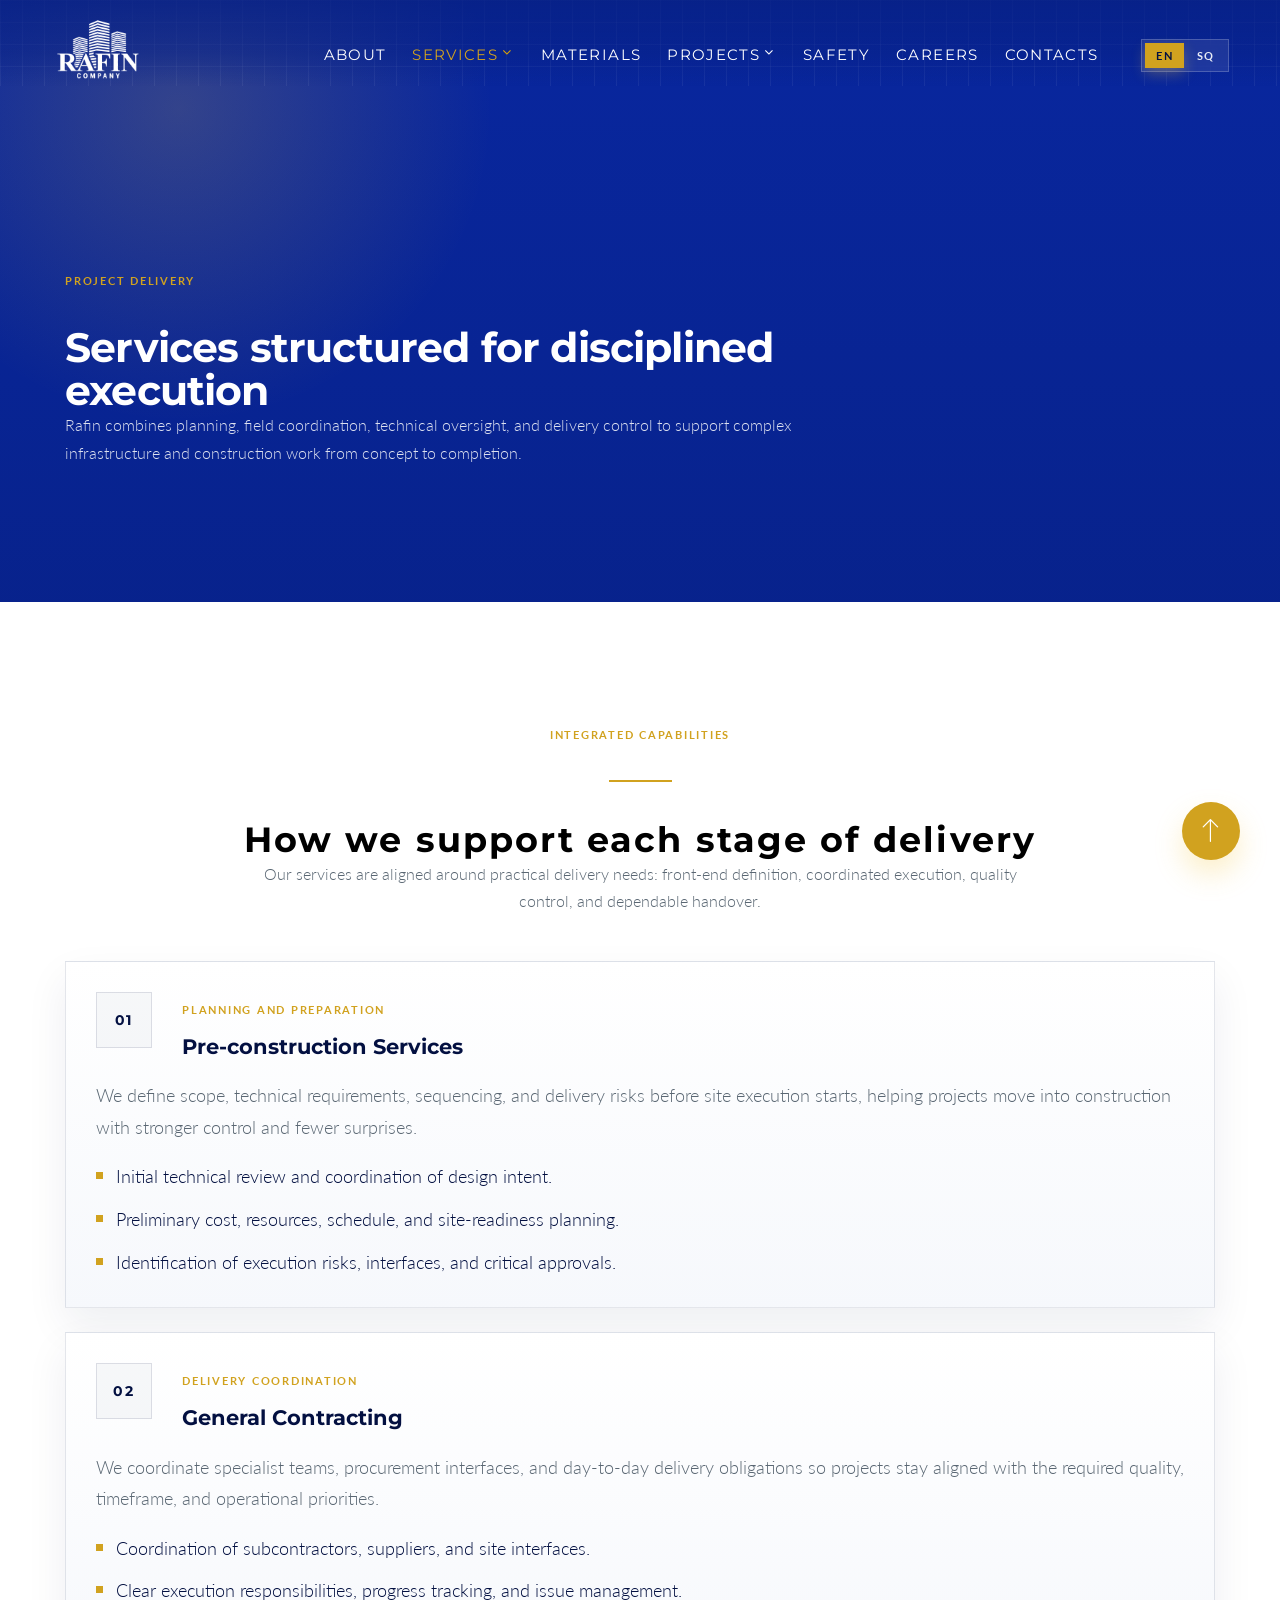
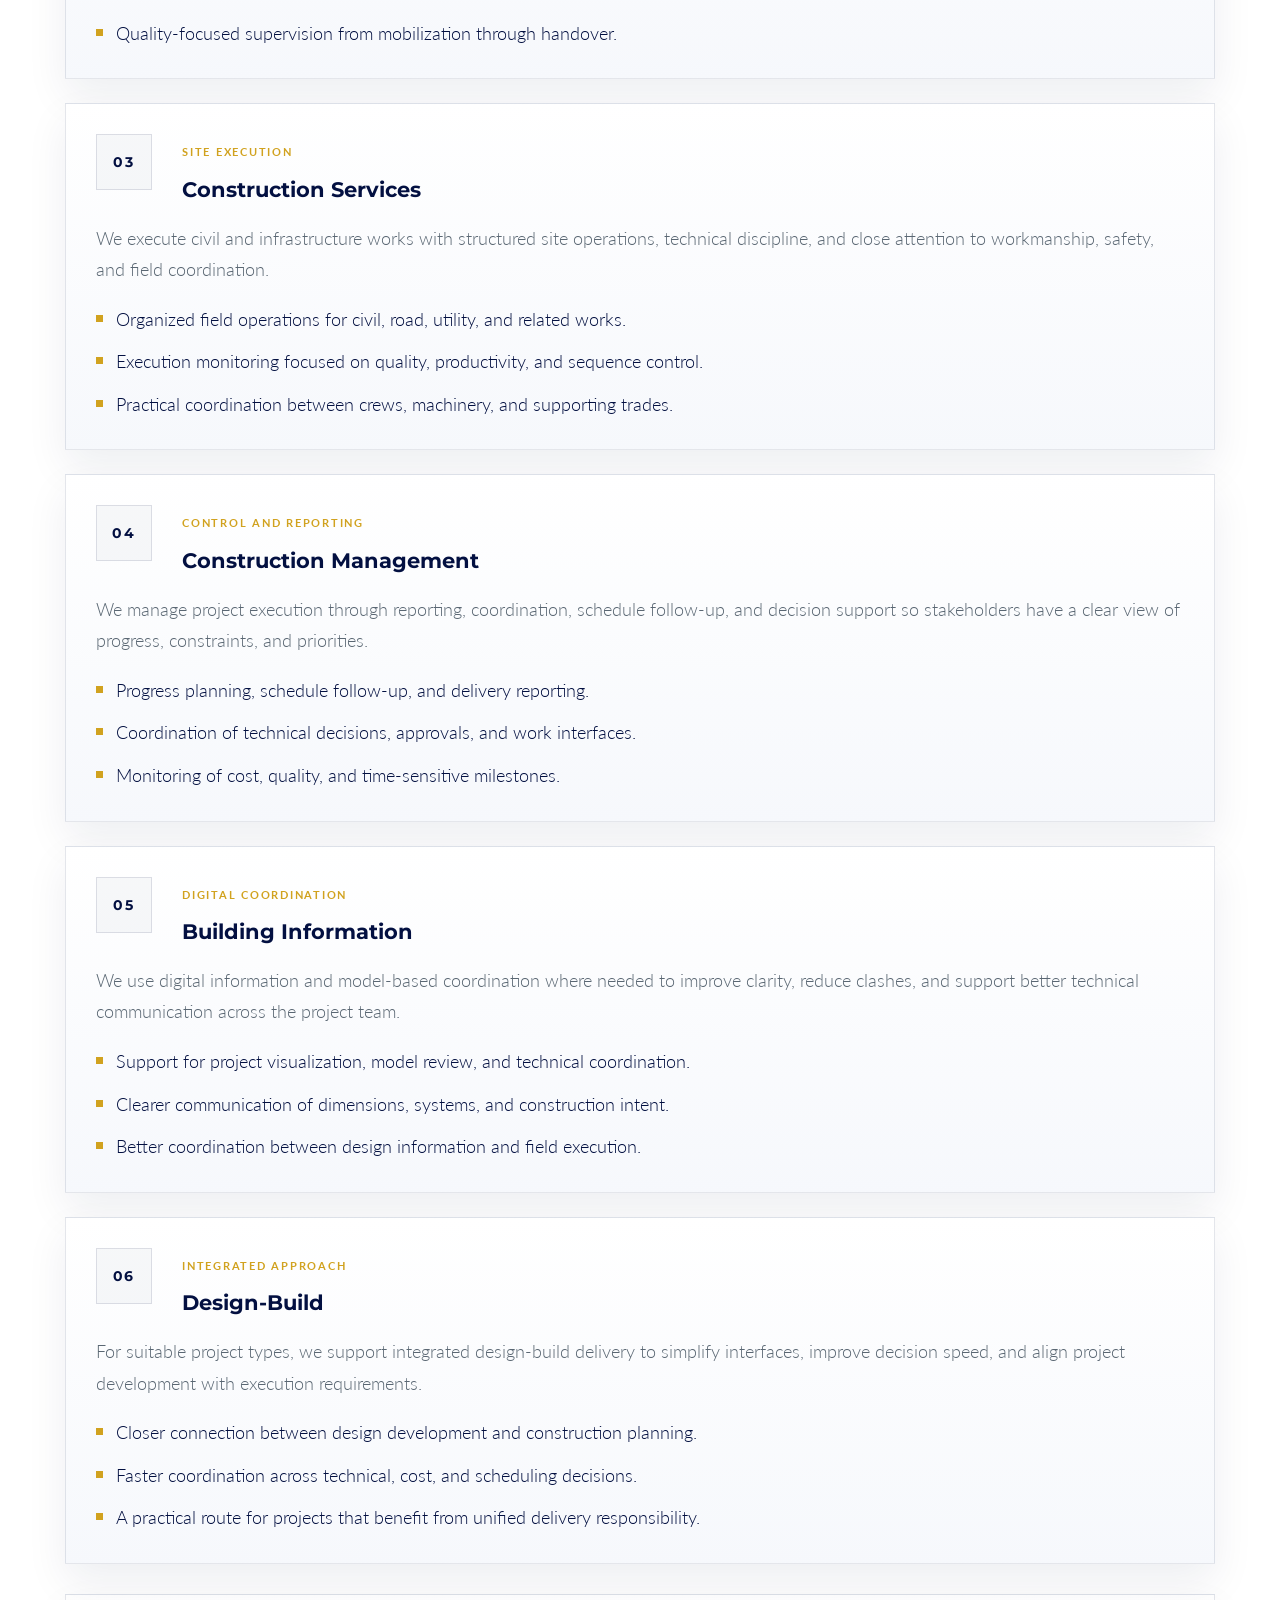
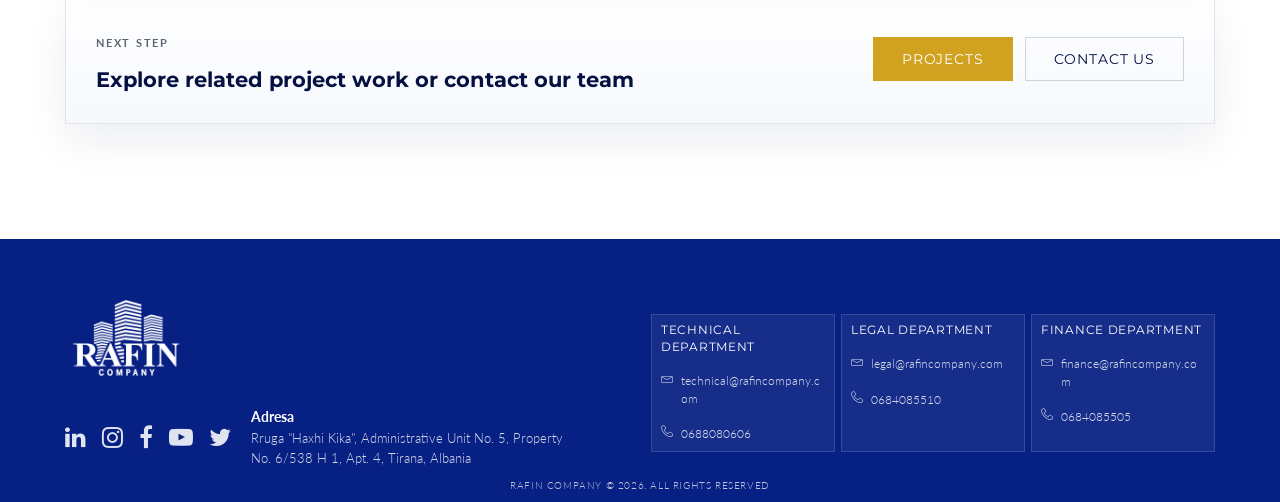
<file: services.html>
﻿<!DOCTYPE html>
<html class="wide wow-animation" lang="en">

<head>
  <meta charset="utf-8">
  <title data-i18n="Services Page Title">Services | Rafin Company</title>
  <meta name="description" data-i18n-content="Services Meta Description" content="Explore Rafin Company services across planning, contracting, construction delivery, management, digital coordination, and design-build execution.">
  <meta name="robots" content="index,follow">
  <link rel="canonical" href="https://www.rafincompany.com/services.html?lang=en">
  <link rel="alternate" hreflang="en" href="https://www.rafincompany.com/services.html?lang=en">
  <link rel="alternate" hreflang="sq" href="https://www.rafincompany.com/services.html?lang=sq">
  <link rel="alternate" hreflang="x-default" href="https://www.rafincompany.com/services.html?lang=en">
  <meta property="og:title" content="Services | Rafin Company">
  <meta property="og:description" content="Explore Rafin Company services across planning, contracting, construction delivery, management, digital coordination, and design-build execution.">
  <meta property="og:url" content="https://www.rafincompany.com/services.html?lang=en">
  <meta property="og:locale" content="en_US">
  <meta property="og:image" content="https://www.rafincompany.com/rafin_transparent_logos_png/rafin-logo-original-transparent.png">
  <meta property="og:site_name" content="Rafin Company">
  <meta property="og:type" content="website">
  <meta name="twitter:card" content="summary_large_image">
  <meta name="twitter:title" content="Services | Rafin Company">
  <meta name="twitter:description" content="Explore Rafin Company services across planning, contracting, construction delivery, management, digital coordination, and design-build execution.">
  <meta name="twitter:image" content="https://www.rafincompany.com/rafin_transparent_logos_png/rafin-logo-original-transparent.png">
  <meta name="format-detection" content="telephone=no">
  <meta name="viewport" content="width=device-width, initial-scale=1">
  <meta http-equiv="X-UA-Compatible" content="IE=edge">
  <link rel="icon" href="rafin-logo-white-transparent.png" type="image/png">
  <link rel="preconnect" href="https://fonts.googleapis.com">
  <link rel="preconnect" href="https://fonts.gstatic.com" crossorigin>
  <link rel="preload" as="style" href="https://fonts.googleapis.com/css2?family=Lato:ital,wght@0,300;1,300&family=Montserrat:wght@400;700&display=swap" onload="this.onload=null;this.rel='stylesheet'">
  <noscript><link rel="stylesheet" href="https://fonts.googleapis.com/css2?family=Lato:ital,wght@0,300;1,300&family=Montserrat:wght@400;700&display=swap"></noscript>
  <link rel="stylesheet" href="css/bootstrap.css">
  <link rel="stylesheet" href="css/style.css">
  <link rel="stylesheet" href="css/fonts.css">
  <link rel="stylesheet" href="css/redesign.css">
</head>

<body class="services-page">
  <div id="page-loader">
    <div class="cssload-container">
      <div class="cssload-speeding-wheel"></div>
    </div>
  </div>

  <div class="page">
    <header class="page-header">
      <div class="rd-navbar-wrap">
        <nav class="rd-navbar rd-navbar_transparent rd-navbar_boxed" data-layout="rd-navbar-fixed"
          data-sm-layout="rd-navbar-fixed" data-sm-device-layout="rd-navbar-fixed" data-md-layout="rd-navbar-fixed"
          data-md-device-layout="rd-navbar-fixed" data-lg-device-layout="rd-navbar-static"
          data-lg-layout="rd-navbar-static" data-xl-device-layout="rd-navbar-static" data-xl-layout="rd-navbar-static"
          data-xxl-device-layout="rd-navbar-static" data-xxl-layout="rd-navbar-static" data-stick-up-clone="false"
          data-sm-stick-up="true" data-md-stick-up="true" data-lg-stick-up="true" data-md-stick-up-offset="56px"
          data-lg-stick-up-offset="20px" data-body-class="rd-navbar-absolute">
          <div class="rd-navbar-inner rd-navbar-search-wrap">
            <div class="rd-navbar-panel rd-navbar-search-lg_collapsable">
              <button class="rd-navbar-toggle" data-rd-navbar-toggle=".rd-navbar-nav-wrap"><span></span></button>
              <div class="rd-navbar-brand"><a class="brand-name" href="index.html?lang=en"><img
                    class="brand-logo brand-logo--default" src="rafin-logo-white-transparent.png" alt="Rafin Company" width="120" height="120" decoding="async"><img
                    class="brand-logo brand-logo--blue" src="rafin-logo-white-transparent.png" alt="" width="120" height="120" decoding="async" aria-hidden="true"></a></div>
            </div>
            <div class="rd-navbar-nav-wrap rd-navbar-search_not-collapsable">
              <div class="rd-navbar-search_collapsable">
                <ul class="rd-navbar-nav">
                  <li><a href="index.html?lang=en#about" data-i18n="About">About</a></li>
                  <li class="active rd-navbar--has-dropdown"><a href="services.html?lang=en" data-i18n="Services">Services</a>
                    <ul class="rd-navbar-dropdown">
                      <li><a href="index.html?lang=en#services" data-i18n="Homepage Services">Homepage Services</a></li>
                      <li><a href="services.html?lang=en" data-i18n="Services Overview">Services Overview</a></li>
                    </ul>
                  </li>
                  <li><a href="index.html?lang=en#materials" data-i18n="materials">Materials</a></li>
                  <li><a href="projects.html?lang=en" id="nav-projects-link" data-i18n="projects">Projects</a>
                    <ul class="rd-navbar-dropdown" id="nav-projects-dropdown"></ul>
                  </li>
                  <li><a href="siguria.html?lang=en" data-i18n="Safety">Safety</a></li>
                  <li><a href="career.html?lang=en" data-i18n="Careers">Careers</a></li>
                  <li><a href="index.html?lang=en#contacts" data-i18n="Contacts">Contacts</a></li>
                </ul>
              </div>
            </div>
            <div class="rd-navbar-aside-right">
              <div class="modern-lang-switch">
                <a href="#" class="lang-toggle-item" data-lang="en">EN</a>
                <a href="#" class="lang-toggle-item" data-lang="sq">SQ</a>
              </div>
            </div>
          </div>
        </nav>
      </div>
    </header>

    <section class="section inner-page-hero inner-page-hero--services">
      <div class="section-lg">
        <div class="container">
          <div class="inner-page-hero__content">
            <p class="inner-page-hero__eyebrow" data-i18n="Services Hero Eyebrow">Project delivery</p>
            <h1 class="inner-page-hero__title" data-i18n="Services Hero Title">Services structured for disciplined execution</h1>
            <p class="inner-page-hero__text" data-i18n="Services Hero Body">Rafin combines planning, field coordination, technical oversight, and delivery control to support complex infrastructure and construction work from concept to completion.</p>
          </div>
        </div>
      </div>
    </section>

    <section class="section-md bg-default services-page-section">
      <div class="container">
        <div class="page-section-intro">
          <p class="page-section-intro__eyebrow" data-i18n="Services Detail Eyebrow">Integrated capabilities</p>
          <h2 class="heading-decorated" data-i18n="Services Detail Title">How we support each stage of delivery</h2>
          <p class="page-section-intro__lead" data-i18n="Services Detail Lead">Our services are aligned around practical delivery needs: front-end definition, coordinated execution, quality control, and dependable handover.</p>
        </div>

        <div class="service-detail-stack">
          <article class="service-detail-card" id="pre-construction">
            <div class="service-detail-card__head">
              <span class="service-detail-card__index">01</span>
              <div>
                <p class="service-detail-card__eyebrow" data-i18n="Services Phase Planning">Planning and preparation</p>
                <h3 data-i18n="Service 1 Title">Pre-construction Services</h3>
              </div>
            </div>
            <div class="service-detail-card__body">
              <p data-i18n="Services Detail 1 Body">We define scope, technical requirements, sequencing, and delivery risks before site execution starts, helping projects move into construction with stronger control and fewer surprises.</p>
              <ul class="service-detail-card__list">
                <li data-i18n="Services Detail 1 Point 1">Initial technical review and coordination of design intent.</li>
                <li data-i18n="Services Detail 1 Point 2">Preliminary cost, resources, schedule, and site-readiness planning.</li>
                <li data-i18n="Services Detail 1 Point 3">Identification of execution risks, interfaces, and critical approvals.</li>
              </ul>
            </div>
          </article>

          <article class="service-detail-card" id="general-contracting">
            <div class="service-detail-card__head">
              <span class="service-detail-card__index">02</span>
              <div>
                <p class="service-detail-card__eyebrow" data-i18n="Services Phase Delivery">Delivery coordination</p>
                <h3 data-i18n="Service 2 Title">General Contracting</h3>
              </div>
            </div>
            <div class="service-detail-card__body">
              <p data-i18n="Services Detail 2 Body">We coordinate specialist teams, procurement interfaces, and day-to-day delivery obligations so projects stay aligned with the required quality, timeframe, and operational priorities.</p>
              <ul class="service-detail-card__list">
                <li data-i18n="Services Detail 2 Point 1">Coordination of subcontractors, suppliers, and site interfaces.</li>
                <li data-i18n="Services Detail 2 Point 2">Clear execution responsibilities, progress tracking, and issue management.</li>
                <li data-i18n="Services Detail 2 Point 3">Quality-focused supervision from mobilization through handover.</li>
              </ul>
            </div>
          </article>

          <article class="service-detail-card" id="construction-services">
            <div class="service-detail-card__head">
              <span class="service-detail-card__index">03</span>
              <div>
                <p class="service-detail-card__eyebrow" data-i18n="Services Phase Site">Site execution</p>
                <h3 data-i18n="Service 3 Title">Construction Services</h3>
              </div>
            </div>
            <div class="service-detail-card__body">
              <p data-i18n="Services Detail 3 Body">We execute civil and infrastructure works with structured site operations, technical discipline, and close attention to workmanship, safety, and field coordination.</p>
              <ul class="service-detail-card__list">
                <li data-i18n="Services Detail 3 Point 1">Organized field operations for civil, road, utility, and related works.</li>
                <li data-i18n="Services Detail 3 Point 2">Execution monitoring focused on quality, productivity, and sequence control.</li>
                <li data-i18n="Services Detail 3 Point 3">Practical coordination between crews, machinery, and supporting trades.</li>
              </ul>
            </div>
          </article>

          <article class="service-detail-card" id="construction-management">
            <div class="service-detail-card__head">
              <span class="service-detail-card__index">04</span>
              <div>
                <p class="service-detail-card__eyebrow" data-i18n="Services Phase Control">Control and reporting</p>
                <h3 data-i18n="Service 4 Title">Construction Management</h3>
              </div>
            </div>
            <div class="service-detail-card__body">
              <p data-i18n="Services Detail 4 Body">We manage project execution through reporting, coordination, schedule follow-up, and decision support so stakeholders have a clear view of progress, constraints, and priorities.</p>
              <ul class="service-detail-card__list">
                <li data-i18n="Services Detail 4 Point 1">Progress planning, schedule follow-up, and delivery reporting.</li>
                <li data-i18n="Services Detail 4 Point 2">Coordination of technical decisions, approvals, and work interfaces.</li>
                <li data-i18n="Services Detail 4 Point 3">Monitoring of cost, quality, and time-sensitive milestones.</li>
              </ul>
            </div>
          </article>

          <article class="service-detail-card" id="building-information">
            <div class="service-detail-card__head">
              <span class="service-detail-card__index">05</span>
              <div>
                <p class="service-detail-card__eyebrow" data-i18n="Services Phase Digital">Digital coordination</p>
                <h3 data-i18n="Service 5 Title">Building Information</h3>
              </div>
            </div>
            <div class="service-detail-card__body">
              <p data-i18n="Services Detail 5 Body">We use digital information and model-based coordination where needed to improve clarity, reduce clashes, and support better technical communication across the project team.</p>
              <ul class="service-detail-card__list">
                <li data-i18n="Services Detail 5 Point 1">Support for project visualization, model review, and technical coordination.</li>
                <li data-i18n="Services Detail 5 Point 2">Clearer communication of dimensions, systems, and construction intent.</li>
                <li data-i18n="Services Detail 5 Point 3">Better coordination between design information and field execution.</li>
              </ul>
            </div>
          </article>

          <article class="service-detail-card" id="design-build">
            <div class="service-detail-card__head">
              <span class="service-detail-card__index">06</span>
              <div>
                <p class="service-detail-card__eyebrow" data-i18n="Services Phase Integrated">Integrated approach</p>
                <h3 data-i18n="Service 6 Title">Design-Build</h3>
              </div>
            </div>
            <div class="service-detail-card__body">
              <p data-i18n="Services Detail 6 Body">For suitable project types, we support integrated design-build delivery to simplify interfaces, improve decision speed, and align project development with execution requirements.</p>
              <ul class="service-detail-card__list">
                <li data-i18n="Services Detail 6 Point 1">Closer connection between design development and construction planning.</li>
                <li data-i18n="Services Detail 6 Point 2">Faster coordination across technical, cost, and scheduling decisions.</li>
                <li data-i18n="Services Detail 6 Point 3">A practical route for projects that benefit from unified delivery responsibility.</li>
              </ul>
            </div>
          </article>
        </div>

        <div class="page-cta-panel">
          <div>
            <p class="page-cta-panel__eyebrow" data-i18n="Services CTA Eyebrow">Next step</p>
            <h3 data-i18n="Services CTA Title">Explore related project work or contact our team</h3>
          </div>
          <div class="page-cta-panel__actions">
            <a class="button button-primary" href="projects.html?lang=en" data-i18n="projects">Projects</a>
            <a class="button button-gray-light-outline" href="index.html?lang=en#contacts" data-i18n="Contact Us">Contact Us</a>
          </div>
        </div>
      </div>
    </section>

    <div id="footer-company-container"></div>
  </div>

  <div class="snackbars" id="form-output-global"></div>

  <script src="data/categories.js" defer></script>
  <script src="data/site.js" defer></script>
  <script src="data/departments.js" defer></script>
  <script src="data/translations.js" defer></script>
  <script src="js/content-store.js" defer></script>
  <script src="js/i18n.js" defer></script>
  <script src="js/seo-head.js" defer></script>
  <script src="js/nav-projects.js" defer></script>
  <script src="js/footer-company.js" defer></script>
  <script src="js/core.min.js" defer></script>
  <script src="js/script.js" defer></script>
</body>

</html>
</file>
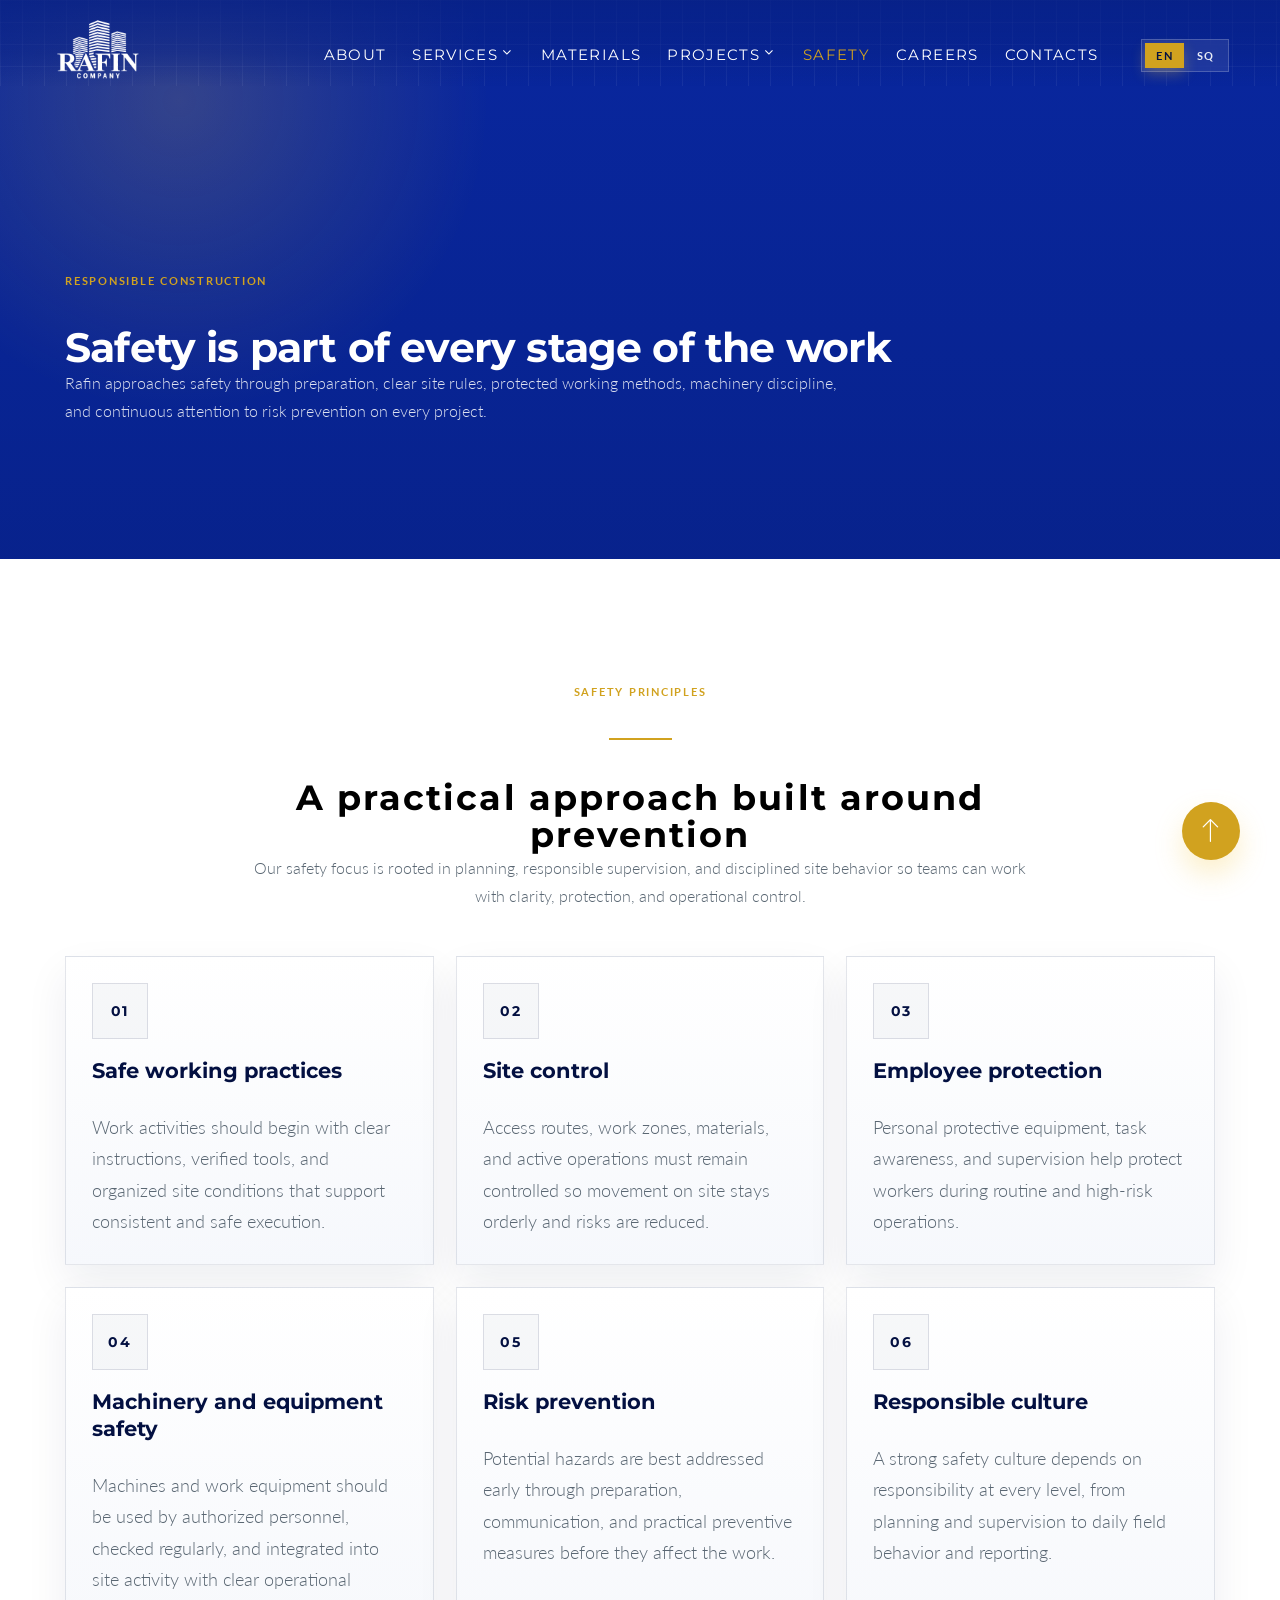
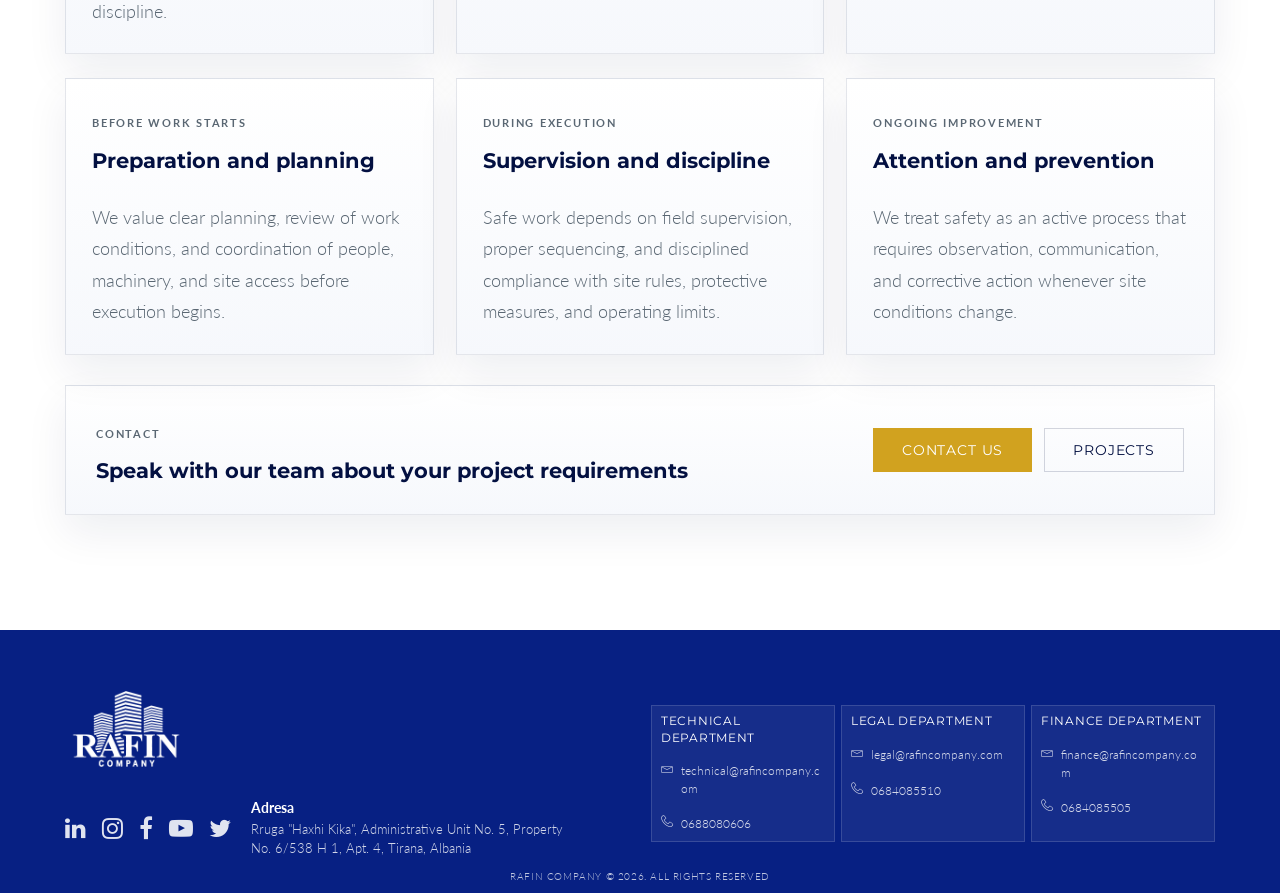
<file: siguria.html>
﻿<!DOCTYPE html>
<html class="wide wow-animation" lang="en">

<head>
  <meta charset="utf-8">
  <title data-i18n="Safety Page Title">Safety | Rafin Company</title>
  <meta name="description" data-i18n-content="Safety Meta Description" content="Learn how Rafin Company approaches site safety, employee protection, machinery safety, and risk prevention in construction work.">
  <meta name="robots" content="index,follow">
  <link rel="canonical" href="https://www.rafincompany.com/siguria.html?lang=en">
  <link rel="alternate" hreflang="en" href="https://www.rafincompany.com/siguria.html?lang=en">
  <link rel="alternate" hreflang="sq" href="https://www.rafincompany.com/siguria.html?lang=sq">
  <link rel="alternate" hreflang="x-default" href="https://www.rafincompany.com/siguria.html?lang=en">
  <meta property="og:title" content="Safety | Rafin Company">
  <meta property="og:description" content="Learn how Rafin Company approaches site safety, employee protection, machinery safety, and risk prevention in construction work.">
  <meta property="og:url" content="https://www.rafincompany.com/siguria.html?lang=en">
  <meta property="og:locale" content="en_US">
  <meta property="og:image" content="https://www.rafincompany.com/rafin_transparent_logos_png/rafin-logo-original-transparent.png">
  <meta property="og:site_name" content="Rafin Company">
  <meta property="og:type" content="website">
  <meta name="twitter:card" content="summary_large_image">
  <meta name="twitter:title" content="Safety | Rafin Company">
  <meta name="twitter:description" content="Learn how Rafin Company approaches site safety, employee protection, machinery safety, and risk prevention in construction work.">
  <meta name="twitter:image" content="https://www.rafincompany.com/rafin_transparent_logos_png/rafin-logo-original-transparent.png">
  <meta name="format-detection" content="telephone=no">
  <meta name="viewport" content="width=device-width, initial-scale=1">
  <meta http-equiv="X-UA-Compatible" content="IE=edge">
  <link rel="icon" href="rafin-logo-white-transparent.png" type="image/png">
  <link rel="preconnect" href="https://fonts.googleapis.com">
  <link rel="preconnect" href="https://fonts.gstatic.com" crossorigin>
  <link rel="preload" as="style" href="https://fonts.googleapis.com/css2?family=Lato:ital,wght@0,300;1,300&family=Montserrat:wght@400;700&display=swap" onload="this.onload=null;this.rel='stylesheet'">
  <noscript><link rel="stylesheet" href="https://fonts.googleapis.com/css2?family=Lato:ital,wght@0,300;1,300&family=Montserrat:wght@400;700&display=swap"></noscript>
  <link rel="stylesheet" href="css/bootstrap.css">
  <link rel="stylesheet" href="css/style.css">
  <link rel="stylesheet" href="css/fonts.css">
  <link rel="stylesheet" href="css/redesign.css">
</head>

<body class="safety-page">
  <div id="page-loader">
    <div class="cssload-container">
      <div class="cssload-speeding-wheel"></div>
    </div>
  </div>

  <div class="page">
    <header class="page-header">
      <div class="rd-navbar-wrap">
        <nav class="rd-navbar rd-navbar_transparent rd-navbar_boxed" data-layout="rd-navbar-fixed"
          data-sm-layout="rd-navbar-fixed" data-sm-device-layout="rd-navbar-fixed" data-md-layout="rd-navbar-fixed"
          data-md-device-layout="rd-navbar-fixed" data-lg-device-layout="rd-navbar-static"
          data-lg-layout="rd-navbar-static" data-xl-device-layout="rd-navbar-static" data-xl-layout="rd-navbar-static"
          data-xxl-device-layout="rd-navbar-static" data-xxl-layout="rd-navbar-static" data-stick-up-clone="false"
          data-sm-stick-up="true" data-md-stick-up="true" data-lg-stick-up="true" data-md-stick-up-offset="56px"
          data-lg-stick-up-offset="20px" data-body-class="rd-navbar-absolute">
          <div class="rd-navbar-inner rd-navbar-search-wrap">
            <div class="rd-navbar-panel rd-navbar-search-lg_collapsable">
              <button class="rd-navbar-toggle" data-rd-navbar-toggle=".rd-navbar-nav-wrap"><span></span></button>
              <div class="rd-navbar-brand"><a class="brand-name" href="index.html?lang=en"><img
                    class="brand-logo brand-logo--default" src="rafin-logo-white-transparent.png" alt="Rafin Company" width="120" height="120" decoding="async"><img
                    class="brand-logo brand-logo--blue" src="rafin-logo-white-transparent.png" alt="" width="120" height="120" decoding="async" aria-hidden="true"></a></div>
            </div>
            <div class="rd-navbar-nav-wrap rd-navbar-search_not-collapsable">
              <div class="rd-navbar-search_collapsable">
                <ul class="rd-navbar-nav">
                  <li><a href="index.html?lang=en#about" data-i18n="About">About</a></li>
                  <li class="rd-navbar--has-dropdown"><a href="services.html?lang=en" data-i18n="Services">Services</a>
                    <ul class="rd-navbar-dropdown">
                      <li><a href="index.html?lang=en#services" data-i18n="Homepage Services">Homepage Services</a></li>
                      <li><a href="services.html?lang=en" data-i18n="Services Overview">Services Overview</a></li>
                    </ul>
                  </li>
                  <li><a href="index.html?lang=en#materials" data-i18n="materials">Materials</a></li>
                  <li><a href="projects.html?lang=en" id="nav-projects-link" data-i18n="projects">Projects</a>
                    <ul class="rd-navbar-dropdown" id="nav-projects-dropdown"></ul>
                  </li>
                  <li class="active"><a href="siguria.html?lang=en" data-i18n="Safety">Safety</a></li>
                  <li><a href="career.html?lang=en" data-i18n="Careers">Careers</a></li>
                  <li><a href="index.html?lang=en#contacts" data-i18n="Contacts">Contacts</a></li>
                </ul>
              </div>
            </div>
            <div class="rd-navbar-aside-right">
              <div class="modern-lang-switch">
                <a href="#" class="lang-toggle-item" data-lang="en">EN</a>
                <a href="#" class="lang-toggle-item" data-lang="sq">SQ</a>
              </div>
            </div>
          </div>
        </nav>
      </div>
    </header>

    <section class="section inner-page-hero inner-page-hero--safety">
      <div class="section-lg">
        <div class="container">
          <div class="inner-page-hero__content">
            <p class="inner-page-hero__eyebrow" data-i18n="Safety Hero Eyebrow">Responsible construction</p>
            <h1 class="inner-page-hero__title" data-i18n="Safety Hero Title">Safety is part of every stage of the work</h1>
            <p class="inner-page-hero__text" data-i18n="Safety Hero Body">Rafin approaches safety through preparation, clear site rules, protected working methods, machinery discipline, and continuous attention to risk prevention on every project.</p>
          </div>
        </div>
      </div>
    </section>

    <section class="section-md bg-default safety-page-section">
      <div class="container">
        <div class="page-section-intro">
          <p class="page-section-intro__eyebrow" data-i18n="Safety Intro Eyebrow">Safety principles</p>
          <h2 class="heading-decorated" data-i18n="Safety Intro Title">A practical approach built around prevention</h2>
          <p class="page-section-intro__lead" data-i18n="Safety Intro Lead">Our safety focus is rooted in planning, responsible supervision, and disciplined site behavior so teams can work with clarity, protection, and operational control.</p>
        </div>

        <div class="safety-principles-grid">
          <article class="safety-principle-card">
            <span class="safety-principle-card__index">01</span>
            <h3 data-i18n="Safety Principle 1 Title">Safe working practices</h3>
            <p data-i18n="Safety Principle 1 Body">Work activities should begin with clear instructions, verified tools, and organized site conditions that support consistent and safe execution.</p>
          </article>
          <article class="safety-principle-card">
            <span class="safety-principle-card__index">02</span>
            <h3 data-i18n="Safety Principle 2 Title">Site control</h3>
            <p data-i18n="Safety Principle 2 Body">Access routes, work zones, materials, and active operations must remain controlled so movement on site stays orderly and risks are reduced.</p>
          </article>
          <article class="safety-principle-card">
            <span class="safety-principle-card__index">03</span>
            <h3 data-i18n="Safety Principle 3 Title">Employee protection</h3>
            <p data-i18n="Safety Principle 3 Body">Personal protective equipment, task awareness, and supervision help protect workers during routine and high-risk operations.</p>
          </article>
          <article class="safety-principle-card">
            <span class="safety-principle-card__index">04</span>
            <h3 data-i18n="Safety Principle 4 Title">Machinery and equipment safety</h3>
            <p data-i18n="Safety Principle 4 Body">Machines and work equipment should be used by authorized personnel, checked regularly, and integrated into site activity with clear operational discipline.</p>
          </article>
          <article class="safety-principle-card">
            <span class="safety-principle-card__index">05</span>
            <h3 data-i18n="Safety Principle 5 Title">Risk prevention</h3>
            <p data-i18n="Safety Principle 5 Body">Potential hazards are best addressed early through preparation, communication, and practical preventive measures before they affect the work.</p>
          </article>
          <article class="safety-principle-card">
            <span class="safety-principle-card__index">06</span>
            <h3 data-i18n="Safety Principle 6 Title">Responsible culture</h3>
            <p data-i18n="Safety Principle 6 Body">A strong safety culture depends on responsibility at every level, from planning and supervision to daily field behavior and reporting.</p>
          </article>
        </div>

        <div class="safety-process-layout">
          <article class="safety-process-panel">
            <p class="safety-process-panel__eyebrow" data-i18n="Safety Process 1 Eyebrow">Before work starts</p>
            <h3 data-i18n="Safety Process 1 Title">Preparation and planning</h3>
            <p data-i18n="Safety Process 1 Body">We value clear planning, review of work conditions, and coordination of people, machinery, and site access before execution begins.</p>
          </article>
          <article class="safety-process-panel">
            <p class="safety-process-panel__eyebrow" data-i18n="Safety Process 2 Eyebrow">During execution</p>
            <h3 data-i18n="Safety Process 2 Title">Supervision and discipline</h3>
            <p data-i18n="Safety Process 2 Body">Safe work depends on field supervision, proper sequencing, and disciplined compliance with site rules, protective measures, and operating limits.</p>
          </article>
          <article class="safety-process-panel">
            <p class="safety-process-panel__eyebrow" data-i18n="Safety Process 3 Eyebrow">Ongoing improvement</p>
            <h3 data-i18n="Safety Process 3 Title">Attention and prevention</h3>
            <p data-i18n="Safety Process 3 Body">We treat safety as an active process that requires observation, communication, and corrective action whenever site conditions change.</p>
          </article>
        </div>

        <div class="page-cta-panel">
          <div>
            <p class="page-cta-panel__eyebrow" data-i18n="Safety CTA Eyebrow">Contact</p>
            <h3 data-i18n="Safety CTA Title">Speak with our team about your project requirements</h3>
          </div>
          <div class="page-cta-panel__actions">
            <a class="button button-primary" href="index.html?lang=en#contacts" data-i18n="Contact Us">Contact Us</a>
            <a class="button button-gray-light-outline" href="projects.html?lang=en" data-i18n="projects">Projects</a>
          </div>
        </div>
      </div>
    </section>

    <div id="footer-company-container"></div>
  </div>

  <div class="snackbars" id="form-output-global"></div>

  <script src="data/categories.js" defer></script>
  <script src="data/site.js" defer></script>
  <script src="data/departments.js" defer></script>
  <script src="data/translations.js" defer></script>
  <script src="js/content-store.js" defer></script>
  <script src="js/i18n.js" defer></script>
  <script src="js/seo-head.js" defer></script>
  <script src="js/nav-projects.js" defer></script>
  <script src="js/footer-company.js" defer></script>
  <script src="js/core.min.js" defer></script>
  <script src="js/script.js" defer></script>
</body>

</html>
</file>
<file: css/style.css>
@charset "UTF-8";/*
*
* Trunk version 2.0.0
*
*/a:focus,button:focus {	outline: none !important;}button::-moz-focus-inner {	border: 0;}*:focus {	outline: none;}blockquote {	padding: 0;	margin: 0;}input,button,select,textarea {	outline: none;}label {	margin-bottom: 0;}p {	margin: 0;}ul,ol {	list-style: none;	padding: 0;	margin: 0;}ul li,ol li {	display: block;}dl {	margin: 0;}dt,dd {	line-height: inherit;}dt {	font-weight: inherit;}dd {	margin-bottom: 0;}cite {	font-style: normal;}form {	margin-bottom: 0;}blockquote {	padding-left: 0;	border-left: 0;}address {	margin-top: 0;	margin-bottom: 0;}figure {	margin-bottom: 0;}html p a:hover {	text-decoration: none;}body {	-webkit-text-size-adjust: none;	-webkit-font-smoothing: subpixel-antialiased;	font-size: 14px;	font-family: "Lato", -apple-system, BlinkMacSystemFont, "Segoe UI", Roboto, "Helvetica Neue", Arial, sans-serif;	line-height: 1.66667;	font-weight: 300;	color: #888;}@media (min-width: 992px) {	body {		font-size: 18px;	}}a {	display: inline-block;	text-decoration: none;	transition: .33s all ease;}a, a:active, a:focus {	color: #dca205;}a:hover, a:focus {	color: #000;	text-decoration: none;}a[href*='callto'], a[href*='mailto'] {	white-space: nowrap;}img {	display: inline-block;	max-width: 100%;	height: auto;}hr {	margin-top: 0;	margin-bottom: 0;	border-top: 1px solid #e0e0e2;}h1, h2, h3, h4, h5, h6, .heading-1, .heading-2, .heading-3, .heading-4, .heading-5, .heading-6 {	margin-top: 0;	margin-bottom: 0;	font-family: "Montserrat", -apple-system, BlinkMacSystemFont, "Segoe UI", Roboto, "Helvetica Neue", Arial, sans-serif;	font-weight: 700;	color: #000;	text-transform: uppercase;	letter-spacing: .06em;}h1 a, h2 a, h3 a, h4 a, h5 a, h6 a, .heading-1 a, .heading-2 a, .heading-3 a, .heading-4 a, .heading-5 a, .heading-6 a {	display: inline;	font: inherit;	letter-spacing: inherit;}h1 a, h1 a:active, h1 a:focus, h2 a, h2 a:active, h2 a:focus, h3 a, h3 a:active, h3 a:focus, h4 a, h4 a:active, h4 a:focus, h5 a, h5 a:active, h5 a:focus, h6 a, h6 a:active, h6 a:focus, .heading-1 a, .heading-1 a:active, .heading-1 a:focus, .heading-2 a, .heading-2 a:active, .heading-2 a:focus, .heading-3 a, .heading-3 a:active, .heading-3 a:focus, .heading-4 a, .heading-4 a:active, .heading-4 a:focus, .heading-5 a, .heading-5 a:active, .heading-5 a:focus, .heading-6 a, .heading-6 a:active, .heading-6 a:focus {	color: inherit;}h1 a:hover, h2 a:hover, h3 a:hover, h4 a:hover, h5 a:hover, h6 a:hover, .heading-1 a:hover, .heading-2 a:hover, .heading-3 a:hover, .heading-4 a:hover, .heading-5 a:hover, .heading-6 a:hover {	color: #dca205;}h1 > *, h2 > *, h3 > *, h4 > *, h5 > *, h6 > *, .heading-1 > *, .heading-2 > *, .heading-3 > *, .heading-4 > *, .heading-5 > *, .heading-6 > * {	display: inline-block;}h1 span:not(:last-child), h2 span:not(:last-child), h3 span:not(:last-child), h4 span:not(:last-child), h5 span:not(:last-child), h6 span:not(:last-child), .heading-1 span:not(:last-child), .heading-2 span:not(:last-child), .heading-3 span:not(:last-child), .heading-4 span:not(:last-child), .heading-5 span:not(:last-child), .heading-6 span:not(:last-child) {	margin-right: .25em;}h1,.heading-1 {	font-size: 30px;	line-height: 1.2;}@media (min-width: 768px) {	h1,	.heading-1 {		font-size: 56px;		line-height: 1.16364;	}}@media (min-width: 1200px) {	h1,	.heading-1 {		font-size: 74px;	}}@media (min-width: 1400px) {	h1,	.heading-1 {		font-size: 110px;	}}h2,.heading-2 {	font-size: 26px;	line-height: 1.3;}@media (min-width: 768px) {	h2,	.heading-2 {		font-size: 32px;		line-height: 1.33333;	}}@media (min-width: 992px) {	h2,	.heading-2 {		font-size: 44px;	}}@media (min-width: 1200px) {	h2,	.heading-2 {		font-size: 60px;	}}h3,.heading-3 {	font-size: 22px;	line-height: 1.45;}@media (min-width: 768px) {	h3,	.heading-3 {		font-size: 28px;	}}@media (min-width: 1200px) {	h3,	.heading-3 {		font-size: 40px;		line-height: 1.35;	}}h4,.heading-4 {	font-size: 18px;	line-height: 1.5;	color: #333;}@media (min-width: 768px) {	h4,	.heading-4 {		font-size: 24px;		line-height: 1.5;	}}@media (min-width: 1400px) {	h4,	.heading-4 {		font-size: 25px;		line-height: 1.72;	}}h5,.heading-5 {	font-size: 16px;	font-weight: 400;	line-height: 1.45;	color: #333;}@media (min-width: 768px) {	h5,	.heading-5 {		font-size: 20px;	}}@media (min-width: 1200px) {	h5,	.heading-5 {		font-size: 24px;		line-height: 1.54167;	}}h6,.heading-6 {	font-size: 14px;	font-weight: 400;	line-height: 1.6;	color: #333;}@media (min-width: 768px) {	h6,	.heading-6 {		font-size: 16px;		line-height: 1.5;	}}@media (min-width: 992px) {	h6,	.heading-6 {		font-size: 18px;		line-height: 1.88889;	}}.heading-decorated::before {	content: '';	position: relative;	display: block;	height: 2px;	width: 35px;	margin-bottom: 20px;	background: #dca205;	will-change: transform, opacity;}.heading-decorated_center::before,.parallax-header .heading-decorated::before,.text-center .heading-decorated::before {	margin-left: auto;	margin-right: auto;}@media (min-width: 768px) {	.heading-decorated::before {		width: 63px;	}	h1.heading-decorated::before,	.heading-1.heading-decorated::before {		width: 115px;	}}@media (min-width: 1200px) {	.heading-decorated::before {		margin-bottom: 30px;	}	h2.heading-decorated::before,	.heading-2.heading-decorated::before {		margin-bottom: 40px;	}}@media (min-width: 768px) {	.text-sm-2 {		-webkit-column-count: 2;		column-count: 2;		-webkit-column-gap: 30px;		column-gap: 30px;	}}@media (min-width: 1400px) {	.text-sm-2 {		-webkit-column-gap: 50px;		column-gap: 50px;	}}.big {	font-size: 22px;}small,.small {	display: block;	font-size: 14px;	line-height: 1.71429;}@media (min-width: 1200px) {	small,	.small {		font-size: 16px;		line-height: 1.625;	}}code,.code {	padding: 1px 5px;	border-radius: 0;	font-family: "Lato", -apple-system, BlinkMacSystemFont, "Segoe UI", Roboto, "Helvetica Neue", Arial, sans-serif;	color: #fff;	background: #000;}/*
*
* Colors
* ==================================================
*/.page .text-primary {	color: #dca205;}.page .text-dark {	color: #333;}/*
*
* Main layout
* ==================================================
*/.page {	position: relative;	overflow: hidden;	min-height: 100vh !important;}.page-header {	position: relative;	z-index: 1000;	padding: 0;	margin: 0;	border-bottom: none;	background: #272727;}.cat-img-group {	position: relative;	overflow: hidden;	padding-bottom: 100%;}.cat-img-group > div {	position: absolute;	bottom: 0;	max-width: 80%;}.cat-img-group > div:first-of-type {	z-index: 1;	right: 0;}.cat-img-group > div:last-of-type {	left: 0;}.cat-img-group img {	width: auto;}[data-custom-toggle] {	cursor: pointer;}.icon {	display: inline-block;	line-height: 1;	text-align: center;}.icon:before {	display: inline-block;	font-weight: 400;	font-style: normal;	speak: none;	text-transform: none;	-webkit-font-smoothing: antialiased;	-moz-osx-font-smoothing: grayscale;}.page .icon-default {	color: #888;}.page .icon-gray {	color: #888;}.page .icon-primary {	color: #dca205;}.page .icon-gray-4 {	color: #c7c7c7;}.page a.icon-default:hover {	color: #2c2c2c;}.page a.icon-primary {	color: #dca205;}.page a.icon-primary:hover {	color: #000;}.page a.icon-gray-darker {	color: #272727;}.page a.icon-gray-darker:hover {	color: #dca205;}.page .icon-xxs {	font-size: 15px;}.page .icon-sm {	font-size: 20px;	line-height: 20px;}.page .icon-md {	font-size: 30px;	line-height: 30px;}.page .icon-lg {	font-size: 44px;}.page .icon-xxl {	font-size: 48px;}@media (min-width: 992px) {	.page .icon-xxl {		font-size: 80px;	}}.icon-circle {	border-radius: 100%;}.icon.icon-circle {	width: 2.2em;	height: 2.2em;	line-height: 2.2em;}.icon.icon-round {	border-radius: 4px;	width: 2.2em;	height: 2.2em;	line-height: 2.2em;}.icon-list-wrap > *, .icon-list-wrap:before {	vertical-align: middle;	margin-right: 6px;}@media (max-width: 767px) {	.link-image {		max-width: 370px;		margin-left: auto;		margin-right: auto;	}}.link-image img {	height: auto;	width: 100%;}.link-icon {	display: inline-block;	color: #dca205;}.link-icon:hover {	color: #000;}.link-primary {	color: #dca205;}.link-primary:hover {	color: #000;}@media (min-width: 992px) {	.desktop .link-image {		box-shadow: 0 0 0 0 transparent;		transition: .44s all ease;	}	.desktop .link-image:hover {		box-shadow: 0 5px 23px 0 rgba(0, 0, 0, 0.15);	}}.link-gray-4, .link-gray-4:active, .link-gray-4:focus {	color: #c7c7c7;}.link-gray-4:hover {	color: #000;}.link-transparent {	padding: 1px 20px;	opacity: .3;	transition: .33s;	text-align: center;}.link-transparent:hover {	opacity: 1;}.button {	display: inline-block;	width: auto;	max-width: 100%;	border: 1px solid;	border-radius: 3px;	padding: 12px 30px;	font-size: 14px;	line-height: 24px;	font-family: "Montserrat", -apple-system, BlinkMacSystemFont, "Segoe UI", Roboto, "Helvetica Neue", Arial, sans-serif;	font-weight: 400;	letter-spacing: 0.06em;	transition: .33s all ease;	white-space: normal;	text-transform: uppercase;	cursor: pointer;	text-align: center;}@media (min-width: 992px) {	.button {		padding: 16px 40px;		font-size: 14px;		line-height: 24px;	}}span.button {	cursor: default;}html body .button-default {	color: #272727;	background-color: transparent;	border-color: #888;}html body .button-default:hover, html body .button-default:focus, html body .button-default:active, html body .button-default:hover {	color: #fff;	background-color: #272727;	border-color: #272727;}html body .button-black {	color: #fff;	background-color: #000;	border-color: #000;}html body .button-black:hover, html body .button-black:focus, html body .button-black:active, html body .button-black:hover {	color: #fff;	background-color: #dca205;	border-color: #dca205;}html body .button-gray-dark {	color: #fff;	background-color: #333;	border-color: #333;}html body .button-gray-dark:hover, html body .button-gray-dark:focus, html body .button-gray-dark:active, html body .button-gray-dark:hover {	color: #fff;	background-color: #dca205;	border-color: #dca205;}html body .button-primary {	color: #fff;	background-color: #dca205;	border-color: #dca205;}html body .button-primary:hover, html body .button-primary:focus, html body .button-primary:active, html body .button-primary:hover {	color: #fff;	background-color: #000;	border-color: #000;}html body .button-gray-light-outline {	color: #000;	background-color: transparent;	border-color: #e0e0e2;}html body .button-gray-light-outline:hover, html body .button-gray-light-outline:focus, html body .button-gray-light-outline:active, html body .button-gray-light-outline:hover {	color: #fff;	background-color: #dca205;	border-color: #dca205;}html body span.button-gray-light-outline {	color: #000;	background-color: transparent;	border-color: #e0e0e2;}html body span.button-gray-light-outline:hover, html body span.button-gray-light-outline:focus, html body span.button-gray-light-outline:active, html body span.button-gray-light-outline:hover {	color: #000;	background-color: transparent;	border-color: #e0e0e2;}.button-xs {	padding: 5px 25px;	font-size: 12px;	line-height: 22px;}.button-sm {	padding: 6px 25px;	font-size: 13px;	line-height: 24px;}.button-lg {	padding: 18px 45px;	font-size: 16px;	line-height: 24px;}@media (min-width: 1200px) {	.button-lg {		padding-left: 60px;		padding-right: 60px;	}}.button-xl {	padding: 20px 50px;	font-size: 18px;	line-height: 28px;}@media (min-width: 1200px) {	.button-xl {		padding-left: 75px;		padding-right: 75px;	}}.button-circle {	border-radius: 35px;}.button-square {	border-radius: 0;}.button-round-2 {	border-radius: 8px;}.button-link {	border: 0;	padding: 0;	font-family: "Montserrat", -apple-system, BlinkMacSystemFont, "Segoe UI", Roboto, "Helvetica Neue", Arial, sans-serif;	font-size: 14px;	line-height: 1.4;	letter-spacing: .06em;	text-decoration: underline;}.button-link, .button-link:active, .button-link:focus {	color: #dca205;}.button-link:hover {	color: #000;}.button-link:hover {	text-decoration: none;}.button.button-icon .icon {	position: relative;	top: -3px;	display: inline-block;	vertical-align: middle;	color: inherit;	font-size: 1.85em;	line-height: 0;}.button.button-icon-left .icon {	padding-right: 11px;}.button.button-icon-right .icon {	float: right;	padding-left: 11px;}.button-block {	display: block;	width: 100%;}.btn-primary:active:hover {	background-color: #dca205;	border-color: #dca205;}.box-counter {	text-align: center;	color: #000;}.box-counter__icon {	font-size: 44px;	line-height: 1;	color: #dca205;}.box-counter__title {	font-family: "Montserrat", -apple-system, BlinkMacSystemFont, "Segoe UI", Roboto, "Helvetica Neue", Arial, sans-serif;	font-size: 14px;	font-weight: 400;	line-height: 1.3;	letter-spacing: .06em;	text-transform: uppercase;	color: #333;}.box-counter__wrap > * {	font-family: "Montserrat", -apple-system, BlinkMacSystemFont, "Segoe UI", Roboto, "Helvetica Neue", Arial, sans-serif;	display: inline;	font-size: 40px;	font-weight: 700;	line-height: 1.2;}* + .box-counter__title {	margin-top: 10px;}* + .box-counter__wrap {	margin-top: 20px;}@media (min-width: 1200px) {	.box-counter__title {		font-size: 18px;	}	.box-counter__wrap > * {		font-size: 60px;	}	* + .box-counter__wrap {		margin-top: 30px;	}}.blurb img {	width: auto;}.blurb__title {	color: #000;}* + .blurb__title {	margin-top: 16px;}@media (min-width: 1200px) {	* + .blurb__title {		margin-top: 45px;	}}.blurb-circle {	text-align: center;}.blurb-circle .unit .blurb-circle__icon {	position: relative;	top: 3px;}.blurb-circle__icon .icon {	width: 2.4em;	height: 2.4em;	border-radius: 50%;	text-align: center;	color: #fff;	background: #dca205;	font-size: 30px;	line-height: 2.45em;}.blurb-circle__icon .icon::before {	line-height: inherit;}.blurb-circle + .blurb-circle {	margin-top: 40px;}@media (min-width: 576px) {	.blurb-circle {		text-align: left;	}}@media (min-width: 992px) {	.desktop .blurb-circle .blurb-circle__icon .icon {		position: relative;		z-index: 1;		overflow: hidden;	}	.desktop .blurb-circle .blurb-circle__icon .icon::after {		content: '';		display: inline-block;		position: absolute;		left: -1px;		right: -1px;		top: -1px;		bottom: -1px;		transition: .3s;		z-index: -1;		-webkit-transform: translateX(-100%);		transform: translateX(-100%);		border-radius: 50%;		background: #272727;	}	.desktop .blurb-circle:hover .blurb-circle__icon .icon::after {		-webkit-transform: translateX(0);		transform: translateX(0);	}}@media (min-width: 1200px) {	.blurb-circle__icon .icon {		font-size: 36px;	}	.blurb-circle + .blurb-circle {		margin-top: 55px;	}}@media (min-width: 1400px) {	.blurb-circle__icon .icon {		font-size: 44px;	}}.blurb-circle.blurb-circle_centered {	max-width: 360px;	margin-left: auto;	margin-right: auto;	text-align: center;}@media (max-width: 767px) {	.blurb-circle {		max-width: 360px;		margin-left: auto;		margin-right: auto;	}}.blurb-minimal {	text-align: left;}.blurb-minimal .unit .blurb-minimal__icon .icon {	font-size: 32px;}.blurb-minimal__icon .icon {	font-size: 30px;	color: #dca205;}.blurb-minimal.blurb-minimal_black, .blurb-minimal.blurb-minimal_black .blurb-minimal__icon .icon {	color: #000;}@media (min-width: 1200px) {	.blurb-minimal__icon .icon {		font-size: 36px;	}}@media (min-width: 1400px) {	.blurb-minimal__icon .icon {		font-size: 44px;	}}/*
*
* Form styles
* --------------------------------------------------
*/.rd-mailform {	position: relative;	text-align: left;}.rd-mailform * + .button {	margin-top: 25px;}input:-webkit-autofill ~ label,input:-webkit-autofill ~ .form-validation {	color: #000 !important;}.form-label,.form-label-outside {	margin-bottom: 0;	font-size: 16px;	font-weight: 400;	line-height: 27px;	font-style: italic;}.form-input {	display: block;	width: 100%;	min-height: 60px;	padding: 16px 19px;	font-size: 16px;	font-weight: 400;	line-height: 27px;	font-style: italic;	color: #888;	background-color: #f8f8f8;	background-image: none;	border: 1px solid #f8f8f8;	border-radius: 3px;	-webkit-appearance: none;	transition: .3s ease-in-out;	border: 1px solid #f8f8f8;}.form-input:focus {	outline: 0;	background: #fff;	border-color: #ececee;}textarea.form-input {	height: 216px;	min-height: 60px;	max-height: 367px;	resize: vertical;}.form-wrap {	position: relative;}.form-wrap_icon {	position: relative;}.form-wrap_icon .form-input {	padding-left: 60px;}.form-wrap_icon .form-label {	left: 60px;}.form-wrap_icon::before {	position: absolute;	top: 32px;	left: 22px;	-webkit-transform: translateY(-61%);	transform: translateY(-61%);	margin-right: 7px;	font-size: 24px;	line-height: 24px;	color: #c7c7c7;}.form-wrap_icon__label-outside:before {	top: auto;	bottom: 30px;	-webkit-transform: translateY(45%);	transform: translateY(45%);}* + .form-wrap {	margin-top: 20px;}.form-wrap + .form-wrap {	margin-top: 20px;}.form-label {	position: absolute;	top: 30px;	left: 19px;	pointer-events: none;	z-index: 9;	transition: .25s;	will-change: transform;	-webkit-transform: translateY(-50%);	transform: translateY(-50%);}.form-label.focus {	opacity: 0;}.form-label.auto-fill {	color: #888;}.form-label-outside {	color: #000;	font-style: normal;}@media (min-width: 768px) {	.form-label-outside {		position: static;	}	.form-label-outside, .form-label-outside.focus, .form-label-outside.auto-fill {		-webkit-transform: none;		transform: none;	}}.form-label-outside ~ .form-input {	font-style: italic;}.form-label-outside ~ .form-validation {	top: 31px;}.form-validation {	position: absolute;	right: 4px;	top: 1px;	z-index: 11;	margin-top: 2px;	font-size: 10px;	line-height: 12px;	font-style: italic;	letter-spacing: 0;	color: #d9534f;	transition: .3s;}.form-validation-left .form-validation {	right: auto;	top: 100%;	left: 0;}#form-output-global {	position: fixed;	bottom: 30px;	left: 15px;	visibility: hidden;	-webkit-transform: translateX(-500px);	transform: translateX(-500px);	transition: .3s all ease;	z-index: 9999999;}#form-output-global.active {	-webkit-transform: translateX(0);	transform: translateX(0);	visibility: visible;}@media (min-width: 576px) {	#form-output-global {		left: 30px;	}}.form-output {	position: absolute;	top: 100%;	left: 0;	font-size: 14px;	line-height: 1.5;	margin-top: 2px;	transition: .3s;	opacity: 0;	visibility: hidden;}.form-output.active {	opacity: 1;	visibility: visible;}.form-output.error {	color: #d9534f;}.form-output.success {	color: #5cb85c;}.radio .radio-custom,.radio-inline .radio-custom,.checkbox .checkbox-custom,.checkbox-inline .checkbox-custom {	opacity: 0;}.radio .radio-custom[type='checkbox'], .radio .radio-custom-dummy,.radio-inline .radio-custom[type='checkbox'],.radio-inline .radio-custom-dummy,.checkbox .checkbox-custom[type='checkbox'],.checkbox .checkbox-custom-dummy,.checkbox-inline .checkbox-custom[type='checkbox'],.checkbox-inline .checkbox-custom-dummy {	position: absolute;	width: 25px;	height: 25px;	margin-left: -32px;	margin-top: 0;	outline: none;	cursor: pointer;}.radio .radio-custom-dummy,.radio-inline .radio-custom-dummy,.checkbox .checkbox-custom-dummy,.checkbox-inline .checkbox-custom-dummy {	pointer-events: none;	background: #f8f8f8;	transition: 250ms;}.radio .radio-custom-dummy:after,.radio-inline .radio-custom-dummy:after,.checkbox .checkbox-custom-dummy:after,.checkbox-inline .checkbox-custom-dummy:after {	position: absolute;	opacity: 0;}.radio .radio-custom:focus,.radio-inline .radio-custom:focus,.checkbox .checkbox-custom:focus,.checkbox-inline .checkbox-custom:focus {	outline: none;}.radio-custom:checked + .radio-custom-dummy:after,.checkbox-custom:checked + .checkbox-custom-dummy:after {	opacity: 1;}.checkbox-custom:checked ~ .checkbox-custom-dummy {	background: #dca205;}.radio,.radio-inline {	font-size: 16px;	line-height: 27px;	font-weight: 400;	font-style: italic;	color: #888;	padding-left: 18px;}.radio .radio-custom-dummy,.radio-inline .radio-custom-dummy {	border-radius: 50%;}.radio .radio-custom-dummy:after,.radio-inline .radio-custom-dummy:after {	content: '';	top: 6px;	right: 6px;	bottom: 6px;	left: 6px;	background: #272727;	border-radius: 50%;}.checkbox,.checkbox-inline {	font-size: 16px;	line-height: 27px;	font-weight: 400;	font-style: italic;	color: #888;	padding-left: 32px;}.checkbox .checkbox-custom-dummy,.checkbox-inline .checkbox-custom-dummy {	pointer-events: none;	border-radius: 3px;	margin-left: 0;	left: 0;}.checkbox .checkbox-custom-dummy:after,.checkbox-inline .checkbox-custom-dummy:after {	content: '\e934';	font-family: "Linearicons";	font-size: 15px;	line-height: 10px;	position: absolute;	top: 7px;	left: 4px;	color: #fff;}.rd-mailform_style-1 * + .button {	margin-top: 30px;}@media (min-width: 768px) {	.rd-mailform_style-1 * + .button {		margin-top: 40px;	}}.rd-mailform_style-2 {	max-width: 418px;}.rd-mailform_style-2 + .list-small {	margin-top: 25px;}.rd-mailform_style-2 .form-wrap.group-xl {	margin-top: 20px;}@media (min-width: 1200px) {	.rd-mailform_style-2 .form-wrap.group-xl {		margin-top: 40px;	}}@media (min-width: 768px) {	.rd-mailform-inline-flex {		display: -ms-flexbox;		display: flex;		-ms-flex-pack: justify;		justify-content: space-between;		-ms-flex-align: end;		align-items: flex-end;	}	.rd-mailform-inline-flex > .form-wrap + .form-wrap,	.rd-mailform-inline-flex > .form-wrap + .button {		margin-left: 10px;		margin-top: 0;	}	.rd-mailform-inline-flex > .form-wrap {		-ms-flex-positive: 1;		flex-grow: 1;	}}.rd-mailform-inline-flex.rd-mailform .button, .rd-mailform-inline-flex.rd-search .button {	display: -ms-flexbox;	display: flex;	-ms-flex-pack: center;	justify-content: center;	-ms-flex-negative: 0;	flex-shrink: 0;	width: auto;	min-height: 60px;	padding-left: 15px;	padding-right: 15px;}@media (max-width: 767px) {	.rd-mailform_responsive .form-input {		padding-top: 11.5px;		padding-bottom: 11.5px;		min-height: 50px;	}	.rd-mailform_responsive .form-label {		top: 25px;	}	.rd-mailform_responsive .form-wrap_icon::before {		top: 26px;	}}.register-form * + .group,.register-form * + form,.login-form * + .group,.login-form * + form {	margin-top: 20px;}.register-form p,.login-form p {	font-size: 14px;}.rd-mailform_sizing-1 {	max-width: 470px;	margin-left: auto;	margin-right: auto;}.divider {	display: block;	width: 100%;	height: 1px;	background: #ececee;}.divider-wrap {	display: -ms-flexbox;	display: flex;	-ms-flex-align: center;	align-items: center;	-ms-flex-pack: justify;	justify-content: space-between;}.divider-wrap:before, .divider-wrap:after {	content: "";	display: inline-block;	width: 100%;	height: 1px;	background: #ececee;}.divider-wrap > * {	-ms-flex-preferred-size: 30%;	flex-basis: 30%;	padding-left: 15px;	padding-right: 15px;	white-space: nowrap;}.divider-wrap {	margin-top: 35px;	margin-bottom: 35px;}@media (min-width: 768px) {	.divider-wrap {		margin-top: 40px;		margin-bottom: 40px;	}}.divider-small {	width: 66px;	height: 2px;	background: #dca205;}.text-center .divider-small {	margin-left: auto;	margin-right: auto;}.table-custom {	box-sizing: border-box;	width: 100%;	max-width: 100%;	font-weight: 400;	letter-spacing: 0;	text-align: left;	background: #fff;}.table-custom th,.table-custom td {	color: #000;	background: #fff;}.table-custom th {	padding: 25px 24px;	font-weight: 700;	text-transform: uppercase;}@media (min-width: 768px) {	.table-custom th {		padding: 33px 24px;	}}.table-custom td {	padding: 17px 24px 18px;	border-bottom: 1px solid #d9d9d9;}.table-custom tfoot td {	font-weight: 700;}.table-custom-secondary th {	color: #fff;	background: #2c2c2c;}.table-custom-lighter thead th {	background: #f8f8f8;}.table-custom-lighter td + td {	border-left: 1px solid #d9d9d9;}.table-custom-bordered {	border: 1px solid #d9d9d9;}.table-custom-bordered td {	border: 1px solid #d9d9d9;}.table-custom-bordered tbody > tr:first-of-type > td {	border-top: 0;}.table-custom-striped tbody tr:nth-of-type(odd) td {	background: transparent;}.table-custom-striped tbody tr:nth-of-type(even) td {	background: #f8f8f8;}.table-custom-striped tbody td {	border: 0;}.table-round {	position: relative;	border-radius: 4px;	overflow: hidden;}@media (max-width: 991px) {	.table-custom-responsive {		display: block;		width: 100%;		overflow-x: auto;		-ms-overflow-style: -ms-autohiding-scrollbar;	}	.table-custom-responsive.table-bordered {		border: 0;	}}.list-0 {	line-height: 1.25;}.list-0 > li + li {	margin-top: 0;}.list-small > li {	font-size: 14px;	line-height: 1.71429;}@media (min-width: 1200px) {	.list-small > li {		font-size: 16px;		line-height: 1.625;	}}.list-small > li + li {	margin-top: 0;}.list > li + li {	margin-top: 5px;}.list-xxs > li + li {	margin-top: 11px;}.list-xs > li + li {	margin-top: 16px;}.list-sm > li + li {	margin-top: 15px;}@media (min-width: 768px) {	.list-sm > li + li {		margin-top: 22px;	}}.list-md > li + li {	margin-top: 30px;}.list-lg > li + li {	margin-top: 30px;}@media (min-width: 768px) {	.list-lg > li + li {		margin-top: 50px;	}}.list-primary > li > a {	color: #000;}.list-primary > li > a:hover {	color: #dca205;}.list-inline-xxs {	position: relative;	-webkit-transform: translate3d(0, -5px, 0);	transform: translate3d(0, -5px, 0);	margin-bottom: -5px;	margin-left: -8px;	margin-right: -8px;}.list-inline-xxs > * {	position: relative;	margin-top: 5px;	padding-left: 8px;	padding-right: 8px;}.list-inline-xxs > * {	display: inline-block;}.list-inline-sm {	position: relative;	-webkit-transform: translate3d(0, -8px, 0);	transform: translate3d(0, -8px, 0);	margin-bottom: -8px;	margin-left: -10px;	margin-right: -10px;}.list-inline-sm > * {	position: relative;	margin-top: 8px;	padding-left: 10px;	padding-right: 10px;}.list-inline-sm > * {	display: inline-block;}.list-inline-md {	position: relative;	-webkit-transform: translate3d(0, -10px, 0);	transform: translate3d(0, -10px, 0);	margin-bottom: -10px;	margin-left: -13px;	margin-right: -13px;}.list-inline-md > * {	position: relative;	margin-top: 10px;	padding-left: 13px;	padding-right: 13px;}.list-inline-md > * {	display: inline-block;}.list-terms {	text-align: left;}.list-terms dt,.list-terms dd {	display: inline;}.list-terms dt {	font: 700 16px "Montserrat", -apple-system, BlinkMacSystemFont, "Segoe UI", Roboto, "Helvetica Neue", Arial, sans-serif;	line-height: 1.5;	letter-spacing: 0;	color: #272727;}.list-terms-inline dt,.list-terms-inline dd {	display: inline;}.list-terms-inline dt {	font-family: "Montserrat", -apple-system, BlinkMacSystemFont, "Segoe UI", Roboto, "Helvetica Neue", Arial, sans-serif;	font-size: 14px;	letter-spacing: .06em;	text-transform: uppercase;	color: #000;}.list-terms-inline dt:after {	display: inline-block;	margin-right: 3px;	content: ':';}@media (min-width: 768px) {	.list-terms-inline dt {		font-size: 16px;	}}@media (min-width: 1200px) {	.list-terms-inline dt {		font-size: 18px;	}}.list-terms-minimal * {	display: inline;}.list-terms-minimal dt:after {	display: inline-block;	margin-right: 3px;	content: ':';}.list-terms-modern dt,.list-terms-modern dd {	display: block;}.list-terms-modern dt {	color: #000;}.list-terms-modern dt::after {	display: inline-block;	margin-right: 3px;	content: ':';}.list-terms-modern dd {	color: #888;}.list-terms-modern dd a {	color: inherit;}.list-terms-modern dd a:hover {	color: #dca205;}.index-list {	counter-reset: li;}.index-list > li .list-index-counter:before {	content: counter(li, decimal-leading-zero);	counter-increment: li;}.list-marked, .list-marked-primary {	text-align: left;}.list-marked > li, .list-marked-primary > li {	position: relative;	padding-left: 20px;	color: #888;}.list-marked > li::before, .list-marked-primary > li::before {	content: '';	position: absolute;	top: 11px;	left: 0;	height: 5px;	width: 5px;	border-radius: 50%;	background: #dca205;}.list-marked > li a, .list-marked-primary > li a, .list-marked > li a:active, .list-marked-primary > li a:active, .list-marked > li a:focus, .list-marked-primary > li a:focus {	color: #dca205;}.list-marked > li a:hover, .list-marked-primary > li a:hover {	color: #000;}.list-marked > li + li, .list-marked-primary > li + li {	margin-top: 8px;}@media (min-width: 768px) {	.list-marked > li::before, .list-marked-primary > li::before {		top: 14px;	}}.list-marked-primary > li {	color: #dca205;}.list-marked-primary > li:before {	background: #dca205;}.list-ordered {	counter-reset: li;}.list-ordered > li {	position: relative;	padding-left: 2em;}.list-ordered > li:before {	position: absolute;	top: 0;	left: 0;	display: inline-block;	width: 15px;	content: counter(li, decimal-leading-zero) ".";	counter-increment: li;	color: #000;}.list-ordered > li a, .list-ordered > li a:active, .list-ordered > li a:focus {	color: inherit;}.list-ordered > li a:hover {	color: #dca205;}.list-ordered li + li {	margin-top: 8px;}.list-semicolon > li {	display: inline;	color: #888;}.list-semicolon a {	color: inherit;}.list-semicolon a:hover {	color: #dca205;}.list-semicolon > li + li:before {	display: inline-block;	margin-right: 4px;	content: ';';}.list-linked {	font-size: 14px;	line-height: 1.71429;}.list-linked > li {	display: block;}.list-linked a {	position: relative;	display: block;	color: #dca205;}.list-linked a::after {	position: absolute;	right: 0;	bottom: 3px;	content: '\e944';	font-family: 'Linearicons';	font-size: inherit;}.list-linked a:hover {	color: #000;}.list-linked > li + li {	margin-top: 10px;}.list-tags {	position: relative;	-webkit-transform: translate3d(0, -10px, 0);	transform: translate3d(0, -10px, 0);	margin-bottom: -10px;	margin-left: -4px;	margin-right: -4px;}.list-tags > * {	position: relative;	margin-top: 10px;	padding-left: 4px;	padding-right: 4px;}.list-tags > li {	display: inline-block;	font-size: 12px;}.list-tags a {	display: inline-block;	padding: 10px 12px;	color: #888;	background: #f8f8f8;	border: 1px solid #f8f8f8;	border-radius: 3px;}.list-tags a:hover {	background-color: transparent;	border-color: #ececee;}@media (min-width: 1200px) {	.list-tags a {		padding: 15px 18px;	}}.list-inline-tag {	color: #dca205;}.list-inline-tag li {	display: inline-block;	font-size: 14px;	font-style: italic;}.list-inline-tag li:after {	content: ',';	color: inherit;}.list-inline-tag li:last-of-type:after {	content: none;}.list-nav {	position: relative;	-webkit-transform: translate3d(0, -10px, 0);	transform: translate3d(0, -10px, 0);	margin-bottom: -10px;	margin-left: -15px;	margin-right: -15px;}.list-nav > * {	position: relative;	margin-top: 10px;	padding-left: 15px;	padding-right: 15px;}.list-nav > li {	display: inline-block;	font-family: "Montserrat", -apple-system, BlinkMacSystemFont, "Segoe UI", Roboto, "Helvetica Neue", Arial, sans-serif;	font-size: 14px;	font-weight: 400;	text-transform: uppercase;	color: #000;}.list-nav > li a {	color: inherit;}.list-nav > li.active,.list-nav > li a.active,.list-nav > li > a:hover {	color: #dca205;}.list-bordered {	position: relative;	-webkit-transform: translate3d(0, -10px, 0);	transform: translate3d(0, -10px, 0);	margin-bottom: -10px;	margin-left: -12px;	margin-right: -12px;}.list-bordered > * {	position: relative;	margin-top: 10px;	padding-left: 12px;	padding-right: 12px;}.list-bordered > li {	position: relative;	display: inline-block;}@media (min-width: 992px) {	.list-bordered > li:nth-last-child(n + 2)::before {		content: '';		position: absolute;		right: 0;		top: 50%;		-webkit-transform: translateY(-50%);		transform: translateY(-50%);		width: 1px;		height: 32px;		background: #ececee;	}}.list-archive {	font-size: 14px;	line-height: 1.71429;}@media (min-width: 1200px) {	.list-archive {		font-size: 16px;		line-height: 1.625;	}}.list-archive li a {	color: #dca205;}.list-archive li a:hover {	color: #272727;}.list-archive > li + li {	margin-top: 8px;}.thumb-default img {	width: 100%;	height: auto;}.thumb-default figcaption {	color: #888;}.thumb-default * + figcaption {	margin-top: 10px;}figure img {	display: block;	width: 100%;}.figure-inline img {	width: auto;}.figure-centered {	text-align: center;}.figure-centered img {	display: inline-block;	width: inherit;}.image-centered {	width: -webkit-min-content;	width: -moz-min-content;	width: min-content;}.thumb {	text-align: center;}.thumb__title {	font-size: 20px;	line-height: 1.33;	color: #000;}.thumb__title a {	color: inherit;}.thumb__title a:hover {	color: #dca205;}.thumb__subtitle {	font-size: 14px;	line-height: 1.71429;	font-style: italic;}@media (min-width: 1200px) {	.thumb__subtitle {		font-size: 16px;		line-height: 1.625;	}}* + .thumb__subtitle {	margin-top: 5px;}@media (min-width: 1200px) {	.thumb__title {		font-size: 24px;		line-height: 1.3;	}}.thumb-minimal {	position: relative;	will-change: transform;	-webkit-transform: translate3d(0, 0, 0);	transform: translate3d(0, 0, 0);	width: 100%;	padding-bottom: 100%;	border-radius: 3px;}.thumb-minimal a {	display: block;}.thumb-minimal figure {	position: absolute;	top: 0;	right: 0;	bottom: 0;	left: 0;}.thumb-minimal img {	position: absolute;	top: 50%;	left: 50%;	-webkit-transform: translate3d(-50%, -50%, 0);	transform: translate3d(-50%, -50%, 0);	width: 100%;	height: auto;	will-change: transform;	border-radius: 3px;}.thumb-minimal:hover .thumb-minimal__overlay {	opacity: 1;}.thumb-minimal:hover .thumb-minimal__overlay::before {	-webkit-transform: scale(1);	transform: scale(1);}.thumb-minimal__overlay {	position: absolute;	top: -1px;	right: 0;	bottom: 0;	left: -1px;	display: -ms-flexbox;	display: flex;	-ms-flex-direction: row;	flex-direction: row;	-ms-flex-wrap: wrap;	flex-wrap: wrap;	-ms-flex-align: center;	align-items: center;	-ms-flex-pack: center;	justify-content: center;	background: rgba(220, 162, 5, 0.9);	border-radius: 3px;	opacity: 0;	transition: all .4s ease-out;	will-change: opacity, transform;}.ipad .thumb-minimal__overlay {	bottom: -1px;}.thumb-minimal__overlay::before {	position: relative;	display: block;	content: '\e936';	font-family: 'Linearicons';	font-size: 24px;	color: #fff;	-webkit-transform: scale(0);	transform: scale(0);	transition: all .4s ease-out;}.thumb-minimal.thumb-minimal_lg .thumb-minimal__overlay::before {	font-size: 50px;}@media (max-width: 767px) {	.thumb-corporate {		max-width: 370px;		margin-left: auto;		margin-right: auto;	}}.thumb-corporate img {	width: 100%;	height: auto;}.thumb-corporate * + .thumb-corporate__list {	margin-top: 15px;}.thumb-corporate__overlay {	padding: 20px 10px 5px;}* + .thumb-corporate__caption {	margin-top: 10px;}@media (min-width: 992px) {	.desktop .thumb-corporate:hover .thumb-corporate__overlay {		opacity: 1;	}	.desktop .thumb-corporate:hover .thumb-corporate__overlay .thumb-corporate__list > li {		opacity: 1;		-webkit-transform: matrix(1, 0, 0, 1, 0, 0);		transform: matrix(1, 0, 0, 1, 0, 0);		transition-delay: .1s;	}	.desktop .thumb-corporate__main {		position: relative;	}	.desktop .thumb-corporate__overlay {		position: absolute;		top: 0;		right: 0;		bottom: -2px;		left: 0;		display: -ms-flexbox;		display: flex;		-ms-flex-align: center;		align-items: center;		-ms-flex-pack: center;		justify-content: center;		opacity: 0;		transition: opacity .2s ease-in-out;	}	.desktop .thumb-corporate__overlay::before {		content: '';		position: absolute;		top: 0;		bottom: 0;		left: 0;		right: 0;		background: rgba(248, 248, 248, 0.9);		transition: -webkit-transform .3s ease-in-out;		transition: transform .3s ease-in-out;		transition: transform .3s ease-in-out, -webkit-transform .3s ease-in-out;	}	.desktop .thumb-corporate__overlay .thumb-corporate__list > li {		position: relative;		opacity: 0;		transition: opacity .1s, -webkit-transform .3s ease-in-out;		transition: transform .3s ease-in-out, opacity .1s;		transition: transform .3s ease-in-out, opacity .1s, -webkit-transform .3s ease-in-out;		-webkit-transform: matrix(0.01, 0, 0, 1, 0, 0);		transform: matrix(0.01, 0, 0, 1, 0, 0);	}}@media (min-width: 1200px) {	* + .thumb-corporate__caption {		margin-top: 25px;	}}.thumb-flat {	text-align: center;}.thumb-flat * + .thumb-flat__subtitle {	margin-top: 5px;}.thumb-flat__subtitle {	font-style: italic;	color: #dca205;	font-size: 14px;	line-height: 1.3;}* + .thumb-flat__body {	margin-top: 20px;}@media (min-width: 768px) {	.thumb-flat__subtitle {		font-size: 16px;	}	* + .thumb-flat__body {		margin-top: 30px;	}}@media (min-width: 992px) and (max-width: 1199px) {	.thumb-flat__body {		font-size: 16px;	}}.thumb-creative {	position: relative;	text-align: center;}@media (max-width: 767px) {	.thumb-creative {		max-width: 370px;		margin-left: auto;		margin-right: auto;	}}.thumb-creative,.thumb-creative__inner {	display: -ms-flexbox;	display: flex;	width: 100%;}.thumb-creative__image-wrap {	position: absolute;	top: 0;	right: 0;	bottom: 0;	left: 0;	overflow: hidden;}.thumb-creative__image {	position: absolute;	top: 50%;	left: 50%;	-webkit-transform: translate(-50%, -50%);	transform: translate(-50%, -50%);	min-width: 101%;	min-height: 100%;}.thumb-creative__front,.thumb-creative__back {	display: -ms-flexbox;	display: flex;	-ms-flex-direction: column;	flex-direction: column;	-ms-flex-align: center;	align-items: center;	-ms-flex-pack: center;	justify-content: center;	width: 100%;	background: #333;}.thumb-creative__front {	display: none;}.thumb-creative__back {	position: relative;	overflow: hidden;}.thumb-creative__back img {	opacity: .35;}.thumb-creative__content {	position: relative;	overflow: hidden;	z-index: 1;	display: -ms-flexbox;	display: flex;	-ms-flex-direction: column;	flex-direction: column;	-ms-flex-align: center;	align-items: center;	-ms-flex-pack: center;	justify-content: center;	width: 100%;	padding: 50px 40px;	color: #fff;	pointer-events: none;}.thumb-creative__content > * {	width: 100%;	pointer-events: auto;}.thumb-creative__content::before {	content: '';}.thumb-creative__content h1, .thumb-creative__content h2, .thumb-creative__content h3, .thumb-creative__content h4, .thumb-creative__content h5, .thumb-creative__content h6, .thumb-creative__content .heading-1, .thumb-creative__content .heading-2, .thumb-creative__content .heading-3, .thumb-creative__content .heading-4, .thumb-creative__content .heading-5, .thumb-creative__content .heading-6 {	line-height: 1.4;	color: #fff;}.thumb-creative__content h1 a, .thumb-creative__content h2 a, .thumb-creative__content h3 a, .thumb-creative__content h4 a, .thumb-creative__content h5 a, .thumb-creative__content h6 a, .thumb-creative__content .heading-1 a, .thumb-creative__content .heading-2 a, .thumb-creative__content .heading-3 a, .thumb-creative__content .heading-4 a, .thumb-creative__content .heading-5 a, .thumb-creative__content .heading-6 a {	color: inherit;}.thumb-creative__content h1 a:hover, .thumb-creative__content h2 a:hover, .thumb-creative__content h3 a:hover, .thumb-creative__content h4 a:hover, .thumb-creative__content h5 a:hover, .thumb-creative__content h6 a:hover, .thumb-creative__content .heading-1 a:hover, .thumb-creative__content .heading-2 a:hover, .thumb-creative__content .heading-3 a:hover, .thumb-creative__content .heading-4 a:hover, .thumb-creative__content .heading-5 a:hover, .thumb-creative__content .heading-6 a:hover {	color: #dca205;}.thumb-creative__content a {	color: #dca205;}.thumb-creative__content a:hover {	color: #fff;}.thumb-creative__content a.button-link {	color: #fff;}.thumb-creative__content a.button-link:hover {	color: #dca205;}* + .thumb-creative__title {	margin-top: 15px;}@media (min-width: 576px) and (max-width: 767px) {	.thumb-creative__content {		padding: 30px 10px;	}	.thumb-creative__content .button-link {		font-size: 12px;	}}@media (min-width: 768px) {	* + .thumb-creative__title {		margin-top: 22px;	}}@media (min-width: 992px) {	.thumb-creative__content {		min-height: 300px;	}	.ie-10 .thumb-creative__back .thumb-creative__content,	.ie-11 .thumb-creative__back .thumb-creative__content {		display: table-cell;		vertical-align: middle;	}}@media (min-width: 992px) and (max-width: 1199px) {	.thumb-creative__content {		padding: 25px 30px;		font-size: 14px;		line-height: 1.5;	}}@media (min-width: 992px) {	.desktop .thumb-creative:hover .thumb-creative__front {		-webkit-transform: rotateY(-180deg);		transform: rotateY(-180deg);	}	.desktop .thumb-creative:hover .thumb-creative__back {		-webkit-transform: rotateY(0deg);		transform: rotateY(0deg);	}	.desktop .thumb-creative__content {		-webkit-transform: translateZ(60px);		transform: translateZ(60px);		transition: all 0.4s ease-out;	}	.desktop .thumb-creative__inner {		position: relative;		-webkit-transform-style: preserve-3d;		transform-style: preserve-3d;		-webkit-perspective: 1000px;		perspective: 1000px;	}	.desktop .thumb-creative__front,	.desktop .thumb-creative__back {		overflow: visible;		-webkit-transform-style: preserve-3d;		transform-style: preserve-3d;		transition: -webkit-transform 0.7s cubic-bezier(0.4, 0.2, 0.2, 1);		transition: transform 0.7s cubic-bezier(0.4, 0.2, 0.2, 1), -webkit-transform 0.7s cubic-bezier(0.4, 0.2, 0.2, 1);		backface-visibility: hidden;		-webkit-backface-visibility: hidden;	}	.desktop .thumb-creative__front {		display: block;		position: absolute;		top: 0;		left: 0;		right: 0;		bottom: 0;		width: 100%;		-webkit-transform: rotateY(0deg);		transform: rotateY(0deg);		z-index: 1;	}	.desktop .thumb-creative__front .thumb-creative__image {		opacity: .35;	}	.desktop .thumb-creative__front .thumb-creative__content {		position: absolute;		top: 0;		left: 0;		width: 100%;		height: 100%;		z-index: 2;	}	.desktop .thumb-creative__front .thumb-creative__content > * {		opacity: 1;	}	.desktop .thumb-creative_no-cover .thumb-creative__front .thumb-creative__image {		opacity: 1;	}	.desktop .thumb-creative__back {		-webkit-transform: rotateY(180deg);		transform: rotateY(180deg);		opacity: 1;	}	.desktop .thumb-creative__back .thumb-creative__image {		opacity: .05;	}}@media (min-width: 1200px) and (max-width: 1399px) {	.thumb-creative__content {		min-height: 270px;	}	.thumb-creative__back .thumb-creative__content p {		display: none;	}	.thumb-creative__back .thumb-creative__content a.button-link {		font-size: 12px;	}}@media (min-width: 1400px) {	.thumb-creative .thumb-creative__content {		min-height: 360px;	}}.thumbnail-classic {	max-width: 420px;	margin-left: auto;	margin-right: auto;	text-align: left;}.thumbnail-classic img {	transition: 370ms ease-in-out;}.thumbnail-classic .caption {	margin-top: 25px;}.thumbnail-classic:hover img {	box-shadow: 0 5px 23px 0 rgba(0, 0, 0, 0.15);}a.thumbnail-classic-title:hover {	color: #dca205;}.thumbnail-classic-time {	display: inline-block;	font-size: 12px;	font-style: italic;	color: #dca205;}* + .thumbnail-classic-time {	margin-top: 15px;}.thumbnail-classic-minimal {	text-align: center;}.thumbnail-classic-minimal img {	width: auto;}.thumbnail-classic-minimal .caption {	font-size: 14px;	line-height: 1.71429;	text-align: left;}@media (min-width: 1200px) {	.thumbnail-classic-minimal .caption {		font-size: 16px;		line-height: 1.625;	}}.thumbnail-classic-minimal * + .caption {	margin-top: 28px;}.img-thumbnail-variant-1 {	display: block;	position: relative;}.img-thumbnail-variant-1 .caption {	position: absolute;	top: 0;	bottom: 0;	left: 0;	right: 0;	background-color: rgba(39, 39, 39, 0.5);	display: -ms-flexbox;	display: flex;	-ms-flex-align: center;	align-items: center;	-ms-flex-pack: center;	justify-content: center;	opacity: 0;	-webkit-transform: scale(0.8);	transform: scale(0.8);	transition: 350ms ease-in-out;	color: #fff;}.img-thumbnail-variant-1:hover .caption {	opacity: 1;	-webkit-transform: scale(1);	transform: scale(1);}.img-thumbnail-variant-2 {	position: relative;	overflow: hidden;}.img-thumbnail-variant-2 .caption {	position: absolute;	top: 20px;	right: 20px;	opacity: 0;	-webkit-transform: scale(0.8) translateX(100%);	transform: scale(0.8) translateX(100%);	transition: 350ms ease-in-out;}.img-thumbnail-variant-2 .icon-lg {	font-size: 30px;}.img-thumbnail-variant-2:hover .caption {	opacity: 1;	-webkit-transform: scale(1) translateX(0);	transform: scale(1) translateX(0);}.img-thumbnail-variant-3 {	position: relative;	display: block;	text-align: center;	overflow: hidden;}.img-thumbnail-variant-3 .icon {	font-size: 30px;}.img-thumbnail-variant-3 .arrow-right {	font-size: 30px;}.img-thumbnail-variant-3 .list-inline-tag {	font-size: 12px;	font-style: italic;}.img-thumbnail-variant-3 .label-custom {	position: absolute;	z-index: 11;	top: 18px;	left: 18px;	padding: 2px 7px;	font-size: 12px;	font-style: italic;	background-color: #fff;	border-radius: 4px;	color: #000;}.img-thumbnail-variant-3 .caption {	position: absolute;	top: 0;	bottom: 0;	right: 0;	left: 0;	display: -ms-flexbox;	display: flex;	-ms-flex-direction: column;	flex-direction: column;	-ms-flex-pack: center;	justify-content: center;	padding: 15px;	background-color: rgba(220, 162, 5, 0.9);	transition: 290ms ease-in-out;}.img-thumbnail-variant-3 .caption > * {	color: #fff;}.img-thumbnail-variant-3 .caption > * + * {	margin-top: 5px;}.img-thumbnail-variant-3 .caption .divider {	position: relative;	margin-top: 8px;	margin-bottom: 8px;	max-width: 116px;	margin-left: auto;	margin-right: auto;}@media (min-width: 1200px) {	.img-thumbnail-variant-3 .icon {		font-size: 40px;	}	.img-thumbnail-variant-3 .caption {		padding: 50px 55px 45px;	}	.img-thumbnail-variant-3 .caption > * + * {		margin-top: 10px;	}	.img-thumbnail-variant-3 .caption .divider {		margin-top: 19px;		margin-bottom: 19px;	}	.img-thumbnail-variant-3 .arrow-right {		position: absolute;		right: 18px;		bottom: 13px;	}}.desktop .img-thumbnail-variant-3 .caption {	opacity: 0;	-webkit-transform: scale(0.8);	transform: scale(0.8);}.desktop .img-thumbnail-variant-3 .divider {	background: transparent;}.desktop .img-thumbnail-variant-3 .divider:before {	position: absolute;	content: "";	display: inline-block;	left: 50%;	right: 50%;	height: 1px;	background-color: #fff;	transition: 250ms 280ms ease-in-out;}.desktop .img-thumbnail-variant-3 .hover-top-element {	opacity: 0;	-webkit-transform: translateY(30px);	transform: translateY(30px);	transition: 450ms 650ms linear;}.desktop .img-thumbnail-variant-3 .hover-bottom-element {	opacity: 0;	-webkit-transform: translateY(-40px);	transform: translateY(-40px);	transition: 450ms 650ms linear;}.desktop .img-thumbnail-variant-3:hover .caption {	opacity: 1;	-webkit-transform: scale(1);	transform: scale(1);}.desktop .img-thumbnail-variant-3:hover .hover-top-element,.desktop .img-thumbnail-variant-3:hover .hover-bottom-element {	opacity: 1;	-webkit-transform: translateY(0);	transform: translateY(0);}.desktop .img-thumbnail-variant-3:hover .divider:before {	left: 0;	right: 0;}.quote-centered {	position: relative;	width: 100%;	max-width: 660px;	margin-left: auto;	margin-right: auto;	text-align: center;}.quote-centered * + .quote-centered__cite {	margin-top: 10px;}.quote-centered__text {	font-family: "Montserrat", -apple-system, BlinkMacSystemFont, "Segoe UI", Roboto, "Helvetica Neue", Arial, sans-serif;	font-weight: 400;	letter-spacing: .06em;	text-transform: uppercase;}.quote-centered__text .q {	font-size: 16px;	color: #000;}.quote-centered__mark {	display: inline-block;	fill: #dca205;}.quote-centered__cite {	color: #888;	vertical-align: middle;}.quote-centered__cite:before {	content: '';	display: inline-block;	margin-right: 5px;	vertical-align: middle;	width: 14px;	border-top: 1px solid;}* + .quote-centered__text {	margin-top: 10px;}@media (min-width: 768px) {	.quote-centered .q {		font-size: 20px;		line-height: 1.45;	}}@media (min-width: 1200px) {	.quote-centered {		max-width: 760px;	}	.quote-centered__text .q {		font-size: 24px;		line-height: 1.58333;	}}.quote-default {	position: relative;	width: 100%;	max-width: 660px;	margin-left: auto;	margin-right: auto;	text-align: center;}@media (max-width: 767px) {	.quote-default {		max-width: 370px;		margin-left: auto;		margin-right: auto;	}}@media (min-width: 1200px) {	.quote-default {		max-width: 865px;	}}.quote-default__mark {	display: block;	width: auto;	margin-left: auto;	margin-right: auto;	fill: #dca205;}.quote-default__image img {	width: 100px;	height: auto;	border-radius: 100%;}.quote-default__cite {	vertical-align: middle;	color: #000;}* + .quote-default__mark {	margin-top: 30px;}* + .quote-default__text {	margin-top: 20px;}* + .quote-default__cite {	margin-top: 15px;}.quote-default.quote-default_left {	text-align: left;}.quote-default.quote-default_left .quote-default__image {	text-align: center;}.quote-default.quote-default_left .quote-default__mark {	margin-left: 0;}@media (min-width: 768px) {	* + .quote-default__text {		margin-top: 30px;	}}.quote-bordered {	padding: 20px;	border: 1px solid #ececee;	border-radius: 3px;	text-align: center;}.quote-bordered__mark {	display: block;	fill: #dca205;}.quote-bordered__image img {	width: 100px;	height: auto;	border-radius: 100%;}.quote-bordered__cite {	color: #000;}.quote-bordered__small {	font-size: 14px;	line-height: 1.71429;}@media (min-width: 1200px) {	.quote-bordered__small {		font-size: 16px;		line-height: 1.625;	}}* + .quote-bordered__image {	margin-top: 15px;}* + .quote-bordered__small {	margin-top: 0;}* + .quote-bordered__text {	margin-top: 25px;}* + .quote-bordered__caption {	margin-top: 10px;}@media (min-width: 1200px) {	.quote-bordered {		padding: 40px;	}	* + .quote-bordered__text {		margin-top: 50px;	}	* + .quote-bordered__caption {		margin-top: 30px;	}}.quote-classic__mark {	fill: #dca205;}.quote-classic__main {	position: relative;	padding: 25px;	margin-bottom: 12px;	border: 1px solid #ececee;	border-bottom: 0;}.quote-classic__main:before, .quote-classic__main:after {	content: '';	position: absolute;	bottom: -12px;	height: 13px;	border-style: solid;	border-color: #ececee;	-webkit-transform-origin: 0 0;	transform-origin: 0 0;}.quote-classic__main:before {	left: 0;	width: 40px;	border-width: 1px 1px 0 0;	-webkit-transform: skew(45deg);	transform: skew(45deg);}.quote-classic__main:after {	right: 0;	width: calc(100% - 40px - 25px);	border-width: 1px 0 0 1px;	-webkit-transform: skew(-45deg);	transform: skew(-45deg);}.quote-classic__image img {	border-radius: 100%;	width: 40px;	height: auto;}.quote-classic__caption {	display: -ms-flexbox;	display: flex;	-ms-flex-direction: row;	flex-direction: row;	-ms-flex-align: center;	align-items: center;}.quote-classic__caption-main {	padding-left: 20px;}.quote-classic__cite {	color: #000;}.quote-classic__small {	font-size: 14px;	line-height: 1.71429;}@media (min-width: 1200px) {	.quote-classic__small {		font-size: 16px;		line-height: 1.625;	}}* + .quote-classic__text {	margin-top: 8px;}* + .quote-classic__small {	margin-top: 0;}.quote-classic__main + .quote-classic__caption {	margin-top: 35px;}@media (min-width: 576px) {	.quote-classic__image img {		width: 100px;	}}@media (min-width: 1200px) {	.quote-classic__main {		padding: 40px;	}	.quote-classic__caption-main {		padding-left: 40px;	}}/*
*
* Tooltip Custom
*/.tooltip {	font-size: 18px;	line-height: 1.2;}/*
*
* Snackbars
* --------------------------------------------------
*/.snackbars {	max-width: 280px;	padding: 9px 16px;	margin-left: auto;	margin-right: auto;	color: #fff;	text-align: left;	background-color: #272727;	border-radius: 0;	box-shadow: 0 1px 4px 0 rgba(0, 0, 0, 0.15);	font-size: 14px;}.snackbars .icon-xxs {	position: relative;	top: -1px;	font-size: 18px;}.snackbars p span:last-child {	padding-left: 14px;}.snackbars-left {	display: inline-block;	margin-bottom: 0;}.snackbars-right {	display: inline-block;	float: right;	text-transform: uppercase;}.snackbars-right:hover {	text-decoration: underline;}@media (min-width: 576px) {	.snackbars {		max-width: 380px;		padding: 12px 15px;		font-size: 16px;	}}.comment-minimal > * + * {	margin-top: 5px;}.comment-minimal__author {	font-size: 14px;	font-style: italic;	color: #888;}.comment-minimal__link {	font-size: 16px;	line-height: 1.625;	color: #000;}.comment-minimal__link a {	display: inline;	color: inherit;}.comment-minimal__link a:hover {	color: #dca205;}* + .box-comment {	margin-top: 32px;}.box-comment + .box-comment {	margin-top: 40px;}.box-comment img {	max-width: 70px;}.box-comment * + time,.box-comment p + * {	margin-top: 8px;}.box-comment * + p {	margin-top: 0;}.box-comment p {	font-size: 14px;	line-height: 1.71429;}@media (min-width: 1200px) {	.box-comment p {		font-size: 16px;		line-height: 1.625;	}}.box-comment time,.box-comment a {	font-size: 14px;	font-style: italic;}.box-comment time {	color: #000;}.box-comment img {	width: auto;}.box-comment .unit__body > * {	width: 100%;}.box-comment * + p {	margin-top: 10px;}@media (min-width: 576px) {	.box-comment__header {		display: -ms-flexbox;		display: flex;		-ms-flex-direction: row;		flex-direction: row;		-ms-flex-wrap: wrap;		flex-wrap: wrap;		-ms-flex-pack: justify;		justify-content: space-between;		margin-left: -10px;		margin-right: -10px;	}	.box-comment__header > * {		padding-left: 10px;		padding-right: 10px;	}}.box-comment .box-comment__title {	font-size: 16px;	line-height: 1.625;	color: #000;}@media (min-width: 992px) {	.box-comment .box-comment__title {		font-size: 18px;		line-height: 1.66667;	}}.box-comment.box-comment-reply {	padding-left: 20px;}* + .box-comment.box-comment-reply {	margin-top: 20px;}@media (min-width: 576px) {	.box-comment.box-comment-reply {		padding-left: 40px;	}}@media (min-width: 768px) {	.box-comment.box-comment-reply {		padding-left: 100px;	}}.box-comment__icon {	color: #ececee;	border-radius: 50%;	width: 70px;	height: 70px;	line-height: 70px;	text-align: center;	border: 1px solid;}.box-comment__icon .icon {	font-size: 27px;	line-height: 70px;}.box-comment__icon .icon::before {	line-height: inherit;}.box-comment__body {	position: relative;	border-radius: 4px;	background-color: #f8f8f8;	padding: 15px;}.box-comment__body:before {	bottom: 100%;	left: 35px;	border: 0 solid transparent;	content: " ";	height: 0;	width: 0;	position: absolute;	pointer-events: none;	border-color: rgba(136, 183, 213, 0);	border-bottom-color: #f8f8f8;	border-width: 11px;	margin-left: -11px;}@media (min-width: 576px) {	.box-comment__body:before {		right: 100%;		top: 35px;		bottom: auto;		left: auto;		border-right-color: #f8f8f8;		border-bottom-color: transparent;		margin-top: -11px;		margin-left: 0;	}}@media (min-width: 768px) {	.box-comment__body {		padding: 30px 35px;	}}.box-comment__product {	position: relative;}.box-comment__product .unit-body {	width: 100%;}.box-comment__product .rating-list .icon {	font-size: 12px;}@media (min-width: 768px) {	.box-comment__product .rating-list {		position: absolute;		top: 25px;		right: 30px;	}}.pre-footer-corporate,.footer-corporate {	font-size: 14px;	line-height: 1.71429;}.pre-footer-corporate {	padding: 50px 0;}.pre-footer-corporate h6 + *,.pre-footer-corporate .heading-6 + * {	margin-top: 18px;}.footer-corporate {	padding: 20px 0;	text-align: center;}.footer-corporate .footer-corporate__inner > * + * {	margin-top: 5px;}@media (min-width: 768px) {	.footer-corporate {		text-align: left;	}	.footer-corporate .footer-corporate__inner > * + * {		margin-top: 0;	}	.footer-corporate__inner {		display: -ms-flexbox;		display: flex;		-ms-flex-direction: row;		flex-direction: row;		-ms-flex-align: center;		align-items: center;		-ms-flex-pack: justify;		justify-content: space-between;		margin-left: -15px;		margin-right: -15px;	}	.footer-corporate__inner > * {		padding: 0 15px;	}}@media (min-width: 992px) {	.pre-footer-corporate {		padding: 80px 0;	}	.pre-footer-corporate h6 + *,	.pre-footer-corporate .heading-6 + * {		margin-top: 22px;	}}@media (min-width: 1200px) {	.pre-footer-corporate {		font-size: 16px;		line-height: 1.625;	}}@media (min-width: 1200px) and (min-height: 800px) {	.pre-footer-corporate {		padding: 120px 0;	}}.footer-minimal {	padding: 60px 0;	text-align: center;	font-size: 14px;	line-height: 1.71429;}@media (min-width: 1200px) {	.footer-minimal {		font-size: 16px;		line-height: 1.625;	}}.footer-minimal * + .footer-minimal__list,.footer-minimal .footer-minimal__list + * {	margin-top: 40px;}[class*='section'].bg-default + .footer-minimal {	padding-top: 0;}@media (min-width: 768px) {	.footer-minimal {		padding: 80px 0;	}}@media (min-width: 1200px) {	.footer-minimal * + .footer-minimal__list,	.footer-minimal .footer-minimal__list + * {		margin-top: 60px;	}}@media (min-width: 1200px) and (min-height: 800px) {	.footer-minimal {		padding: 130px 0;	}}.footer-modern {	background: #fff;	padding: 1px 0;}.footer-modern .footer-modern__layer > * + * {	margin-top: 25px;}[class*='section'].bg-default + .footer-modern {	border-top: 1px solid #ececee;}.footer-modern__layer {	display: -ms-flexbox;	display: flex;	-ms-flex-direction: column;	flex-direction: column;	-ms-flex-align: center;	align-items: center;	-ms-flex-pack: center;	justify-content: center;	font-size: 14px;	line-height: 1.71429;	margin-left: -15px;	margin-right: -15px;	text-align: center;}@media (min-width: 1200px) {	.footer-modern__layer {		font-size: 16px;		line-height: 1.625;	}}.footer-modern__layer > * {	padding: 0 15px;}.footer-modern__layer_top {	padding: 40px 0;}.footer-modern__layer_bottom {	padding: 20px 0;}.footer-modern__layer_bottom {	font-size: 14px;	line-height: 1.5;}.footer-modern__layer + .footer-modern__layer {	border-top: 1px solid #ececee;}@media (min-width: 1200px) {	.footer-modern__layer {		-ms-flex-direction: row;		flex-direction: row;		-ms-flex-wrap: wrap;		flex-wrap: wrap;		-ms-flex-pack: justify;		justify-content: space-between;	}	.footer-modern .footer-modern__layer > * + * {		margin-top: 0;	}}.first-letter:first-letter {	float: left;	display: block;	padding: 22px 30px;	margin-right: 20px;	margin-top: 8px;	line-height: 40px;	font-size: 40px;	border-radius: 4px;	background-color: #dca205;	color: #fff;	font-weight: 100;	text-align: center;	vertical-align: top;}.post-inline > * + * {	margin-top: 5px;}.post-inline__header,.post-inline__footer {	font-size: 12px;	line-height: 1.4;	font-style: italic;	position: relative;	-webkit-transform: translate3d(0, -5px, 0);	transform: translate3d(0, -5px, 0);	margin-bottom: -5px;	margin-left: -10px;	margin-right: -10px;}.post-inline__header > *,.post-inline__footer > * {	position: relative;	margin-top: 5px;	padding-left: 10px;	padding-right: 10px;}.post-inline__header > *,.post-inline__footer > * {	display: inline-block;}.post-inline__time,.post-inline__comment {	color: #dca205;}.post-inline__link {	font-size: 14px;	line-height: 1.71429;	color: #000;}@media (min-width: 1200px) {	.post-inline__link {		font-size: 16px;		line-height: 1.625;	}}.post-inline__link a, .post-inline__link a:active, .post-inline__link a:focus {	color: inherit;}.post-inline__link a:hover {	color: #dca205;}.post-inline__text {	font-size: 14px;	line-height: 1.71429;}@media (min-width: 1200px) {	.post-inline__text {		font-size: 16px;		line-height: 1.625;	}}* + .post-classic-body,.post-classic-title + * {	margin-top: 20px;}@media (min-width: 768px) {	* + .post-classic-body,	.post-classic-title + * {		margin-top: 30px;	}}* + .post-meta,* + .post-classic-footer,* + .post-minimal-footer {	margin-top: 20px;}* + .post-classic-title {	margin-top: 25px;}* + .carousel-post-gallery,* + .entry-video,* + .post-link,* + .post-quote,* + .post-audio,* + .img-thumbnail-variant-1 {	margin-top: 25px;}@media (min-width: 768px) {	* + .carousel-post-gallery,	* + .entry-video,	* + .post-link,	* + .post-quote,	* + .post-audio,	* + .img-thumbnail-variant-1 {		margin-top: 40px;	}}.post-classic-title a {	color: #000;}.post-classic-title a:hover {	color: #dca205;}.post-classic-title-icon {	position: relative;}.post-classic-title-icon[class*="linear-icon-"]:before {	display: inline-block;	float: left;	width: 30px;	margin-right: 8px;	height: 30px;	vertical-align: baseline;	border-radius: 50%;	background-color: #dca205;	color: #fff;	font-size: 20px;	line-height: 28px;	text-align: center;}@media (min-width: 1200px) {	.post-classic-footer {		display: -ms-flexbox;		display: flex;		-ms-flex-align: center;		align-items: center;		-ms-flex-pack: justify;		justify-content: space-between;	}	.post-classic-footer * + .button.button-link {		margin-top: 0;	}}.post-meta {	font-size: 14px;	font-style: italic;}.meta-author {	color: #888;}.meta-author:hover {	color: #dca205;}.post-link {	padding: 30px 15px;	background-color: #dca205;	text-align: center;	border-radius: 4px;}.post-link h6 {	line-height: 1.4;}.post-link * {	color: #fff;}.post-link > a {	display: inline-block;	font-size: 14px;	vertical-align: middle;}.post-link > a:before {	content: "\e915";	display: inline-block;	font: 400 14px/14px "Linearicons";	margin-right: 10px;	margin-top: -2px;	vertical-align: middle;}.post-link a {	color: #fff;}.post-link a:hover {	color: #333;}.post-link .post-classic-title + * {	margin-top: 10px;}@media (min-width: 1200px) {	.post-link {		padding: 60px 30px;	}}.post-quote h6,.post-quote .heading-6 {	line-height: 1.4;}.post-quote > a {	display: block;	padding: 30px;	text-align: center;	border-radius: 4px;	background-color: #f8f8f8;	transition: .33s;}.post-quote > a:hover {	box-shadow: 0 1px 10px 0 rgba(0, 0, 0, 0.15);}@media (min-width: 768px) {	.post-quote > a {		padding: 40px 30px 50px;	}}.post-audio .rd-audio-wrap {	position: relative;	z-index: 1;	padding: 40px;	background-color: #f8f8f8;}@media (min-width: 1600px) {	.post-video .embed-responsive-16by9:before {		padding-top: 35.45%;	}}.post-minimal {	text-align: left;}.post-minimal img {	display: block;	width: 100%;}.post-minimal * + .post-meta {	margin-top: 10px;}.post-minimal * + .post-classic-body {	margin-top: 20px;}.post-minimal * + [class*=list-inline-] {	margin-top: 20px;}* + .post-minimal {	margin-top: 50px;}@media (min-width: 768px) {	* + .post-minimal {		margin-top: 60px;	}}.post-minimal-footer {	display: -ms-flexbox;	display: flex;	-ms-flex-direction: column;	flex-direction: column;	-ms-flex-align: start;	align-items: flex-start;}.post-minimal-footer * + .button {	margin-top: 25px;}.posts-lists-masonry-3-cols {	position: relative;	z-index: 2;}.posts-lists-masonry-3-cols > * {	margin-top: 50px;}.posts-lists-masonry-3-cols .owl-carousel .owl-stage-outer {	z-index: -1;}@media (min-width: 768px) {	.posts-lists-masonry-3-cols {		-webkit-columns: 2;		columns: 2;		-webkit-column-gap: 50px;		column-gap: 50px;	}	.posts-lists-masonry-3-cols > * {		-webkit-column-break-inside: avoid;		break-inside: avoid;		margin-top: 0;		margin-bottom: 60px;		display: inline-block;		width: 100%;	}}@media (min-width: 768px) and (min-width: 1200px) {	.posts-lists-masonry-3-cols {		-webkit-columns: 3;		columns: 3;		margin-bottom: 0;		-webkit-transform: translateY(0);		transform: translateY(0);	}	.posts-lists-masonry-3-cols > *:first-of-type {		margin-top: 0;	}}* + .posts-lists-masonry-3-cols {	margin-top: 35px;}@media (min-width: 768px) {	* + .posts-lists-masonry-3-cols {		margin-top: 55px;	}}.post-single .post-meta {	font-size: 14px;}@media (min-width: 992px) {	.post-single__header,	.post-single__aside,	.post-single__body > * {		display: block;		max-width: 90%;		margin-left: auto;		margin-right: auto;	}}@media (min-width: 1200px) {	.post-single__header,	.post-single__aside,	.post-single__body > * {		max-width: 70%;	}}.post-single__aside,.post-single__body {	text-align: left;}.post-single__header {	text-align: center;}.post-single__header .heading-decorated::before {	margin-left: auto;	margin-right: auto;}.post-single__body > img,.post-single__body .post-media {	max-width: 75%;	margin-left: auto;	margin-right: auto;}.post-single__body > img {	display: block;}.post-single__body .quote-default__cite {	color: #888;}.post-single__body * + img {	margin-top: 40px;}.post-single__body * + .quote-default__cite {	margin-top: 27px;}@media (min-width: 1200px) {	.post-single__body * + p {		margin-top: 25px;	}}@media (min-width: 1400px) {	.post-single__body > img,	.post-single__body .post-media {		max-width: 100%;	}}.post-single__body + .post-single__aside {	border-top: 1px solid #ececee;}.post-single__aside > * + * {	border-top: 1px solid #ececee;}* + .post-single__body,* + .post-single__aside {	margin-top: 40px;}@media (min-width: 1200px) {	* + .post-single__body,	* + .post-single__aside {		margin-top: 60px;	}}.nonstandart-post-header img + * {	margin-top: 20px;}.nonstandart-post-header * + h2 {	margin-top: 25px;}.nonstandart-post-header * + .post-meta {	margin-top: 30px;}.nonstandart-post-header * + [class*='list-inline-'] {	margin-top: 50px;}.nonstandart-post-header img {	width: auto;}.nonstandart-post-header [class*='linear-icon-']:before {	font-size: 24px;}.nonstandart-post-header .post-meta {	font-size: 18px;}[class*='bg-image-'] .nonstandart-post-header .icon {	color: #fff;}[class*='bg-image-'] .nonstandart-post-header a {	color: #dca205;}[class*='bg-image-'] .nonstandart-post-header a:hover {	color: #fff;}[class*='bg-image-'] .nonstandart-post-header a.icon:hover {	color: #dca205;}.post-modern {	position: relative;	overflow: hidden;	text-align: center;	width: 100%;	margin: -1px;	padding-bottom: 75.3950338%;}@media (max-width: 767px) {	.post-modern {		max-width: 370px;		margin-left: auto;		margin-right: auto;	}}.post-modern > img {	position: absolute;	top: 50%;	left: 50%;	-webkit-transform: translate(-50%, -50%);	transform: translate(-50%, -50%);	width: auto;	min-height: 101%;	min-width: 101%;}.post-modern .post-modern__inner {	color: #fff;}.post-modern .post-modern__inner a {	color: #fff;}.post-modern .post-modern__inner a:hover {	color: #000;}.post-modern .list-inline-tag {	font-style: italic;	font-size: 12px;	color: #fff;}.post-modern__inner {	position: absolute;	top: 0;	right: 0;	bottom: 0;	left: 0;	display: -ms-flexbox;	display: flex;	-ms-flex-direction: column;	flex-direction: column;	-ms-flex-align: center;	align-items: center;	-ms-flex-pack: center;	justify-content: center;	padding: 10px;	background: rgba(220, 162, 5, 0.66);}.post-modern__inner > * {	position: relative;	z-index: 1;}.post-modern__inner > * + * {	margin-top: 20px;}.post-modern__title {	max-height: 5.5em;	overflow: hidden;	text-overflow: ellipsis;}.post-modern__divider {	width: 116px;	height: 1px;	background: #fff;}@media (min-width: 992px) {	.post-modern__inner > * + * {		margin-top: 30px;	}}@media (min-width: 1200px) {	.post-modern__inner > * + * {		margin-top: 45px;	}}.desktop .post-modern > img {	will-change: transform;	transition: all .4s ease-out;}.desktop .post-modern .post-modern__inner {	opacity: 0;	transition: all .4s ease-out;	background: rgba(220, 162, 5, 0.9);}.desktop .post-modern .post-modern__inner > * {	-webkit-transform: scale(0);	transform: scale(0);	transition: all 0.3s ease-out;}.desktop .post-modern .post-modern__inner > *:nth-child(1) {	transition-delay: 0.1s;}.desktop .post-modern .post-modern__inner > *:nth-child(2) {	transition-delay: 0.2s;}.desktop .post-modern .post-modern__inner > *:nth-child(3) {	transition-delay: 0.3s;}.desktop .post-modern .post-modern__inner > *:nth-child(4) {	transition-delay: 0.4s;}.desktop .post-modern .post-modern__inner > *:nth-child(5) {	transition-delay: 0.5s;}.desktop .post-modern:hover > img {	-webkit-transform: translate3d(-50%, -50%, 0) scale(0.9);	transform: translate3d(-50%, -50%, 0) scale(0.9);}.desktop .post-modern:hover .post-modern__inner {	opacity: 1;}.desktop .post-modern:hover .post-modern__inner > * {	-webkit-transform: scale(1);	transform: scale(1);}.post-project {	text-align: center;}.post-project .button-link {	color: #dca205;}.post-project .button-link:hover {	color: #272727;}.post-project__body {	padding-right: 10px;	padding-left: 10px;}* + .post-project__image {	margin-top: 20px;}* + .post-project__title {	margin-top: 20px;}* + .post-project__body {	margin-top: 20px;}@media (min-width: 992px) {	.post-project__body {		padding-left: 30px;		padding-right: 30px;	}}@media (min-width: 1200px) {	.post-project__body * + p {		margin-top: 26px;	}	* + .post-project__title {		margin-top: 45px;	}	* + .post-project__body {		margin-top: 45px;	}}.post-strict * + h6,.post-strict * + .heading-6 {	margin-top: 20px;}@media (min-width: 992px) {	.post-strict * + h6,	.post-strict * + .heading-6 {		margin-top: 35px;	}}@media (min-width: 1400px) {	.post-strict * + h6,	.post-strict * + .heading-6 {		margin-top: 50px;	}}.post-strict__header {	font-size: 14px;	line-height: 1.4;	font-style: italic;	position: relative;	-webkit-transform: translate3d(0, -5px, 0);	transform: translate3d(0, -5px, 0);	margin-bottom: -5px;	margin-left: -10px;	margin-right: -10px;}.post-strict__header > * {	position: relative;	margin-top: 5px;	padding-left: 10px;	padding-right: 10px;}.post-strict__header > * {	display: inline-block;}.post-strict__time,.post-strict__comment {	color: #dca205;}.post-strict__link {	color: #000;}.post-strict__link a, .post-strict__link a:active, .post-strict__link a:focus {	color: inherit;}.post-strict__link a:hover {	color: #dca205;}* + .post-strict__header {	margin-top: 20px;}.pricing-table {	position: relative;	max-width: 300px;	margin-left: auto;	margin-right: auto;	padding: 15px;	border: 1px solid #ececee;	text-align: center;}.pricing-table .price span:first-of-type {	font-size: 40px;	font-weight: 100;	color: #dca205;}.pricing-table .price span:last-of-type {	font-size: 14px;}.pricing-table.pricing-table-label .pricing-label {	display: -ms-flexbox;	display: flex;}@media (min-width: 768px) {	.pricing-table {		padding: 27px;	}}.pricing-header {	padding: 15px 0;	border-bottom: 1px solid #ececee;}@media (min-width: 768px) {	.pricing-header {		padding-top: 29px;		padding-bottom: 27px;	}}.pricing-body {	padding: 15px 0;}.pricing-body .list {	font-size: 14px;}.pricing-body .list > li + li {	margin-top: 7px;}@media (min-width: 768px) {	.pricing-body {		padding-top: 41px;	}}.pricing-footer {	padding: 15px 0;}.pricing-footer p {	font-size: 12px;	font-style: italic;}@media (min-width: 768px) {	.pricing-footer {		padding-top: 30px;		padding-bottom: 35px;	}	.pricing-footer * + p {		margin-top: 41px;	}}.pricing-label {	display: none;	position: absolute;	top: -36px;	right: 26px;	z-index: 1;	width: 86px;	height: 86px;	-ms-flex-align: center;	align-items: center;	-ms-flex-pack: center;	justify-content: center;	font-size: 12px;	line-height: 16px;	letter-spacing: 0.06em;	text-transform: uppercase;	color: #fff;}.pricing-label svg {	position: absolute;	top: 0;	left: 0;	right: 0;	bottom: 0;	z-index: -1;	fill: #dca205;}.pricing-table-custom {	padding-top: 30px;}.pricing-table-custom * + .list-xxs {	margin-top: 30px;}@media (min-width: 768px) {	.pricing-table-custom {		padding-top: 80px;	}	.pricing-table-custom * + .list-xxs {		margin-top: 115px;	}}.pricing-table-wrap {	padding-top: 40px;}.timeline-heading img {	width: auto;}.timeline-heading * + h6 {	margin-top: 23px;}* + .timeline-heading {	margin-top: 30px;}@media (min-width: 768px) {	* + .timeline-heading {		margin-top: 60px;	}}.timeline-title:hover {	color: #dca205;}.page .timeline-variant-1,.page .timeline-variant-2 {	text-align: left;}@media (min-width: 768px) {	.page .timeline-variant-1 {		-ms-flex-direction: column;		flex-direction: column;	}	.page .timeline-variant-1 > [class*=cell-]:nth-child(odd) {		-ms-flex-item-align: end;		align-self: flex-end;		text-align: left;	}	.page .timeline-variant-1 > [class*=cell-]:nth-child(odd) .timeline-inner-box {		padding-left: 46px;	}	.page .timeline-variant-1 > [class*=cell-]:nth-child(even) {		-ms-flex-item-align: start;		align-self: flex-start;		text-align: right;	}	.page .timeline-variant-1 > [class*=cell-]:nth-child(even) .timeline-inner-box {		padding-right: 46px;	}	.page .timeline-variant-1 > [class*=cell-]:nth-child(even) .timeline-inner-box:before {		left: auto;		right: -1px;	}	.page .timeline-variant-1 > [class*=cell-]:nth-child(even) .timeline-inner-box:after {		left: auto;		right: -10px;	}	.page .timeline-variant-2 {		-ms-flex-direction: column;		flex-direction: column;	}	.page .timeline-variant-2 > [class*=cell-] {		-ms-flex-item-align: end;		align-self: flex-end;		text-align: left;		-ms-flex-preferred-size: auto;		flex-basis: auto;	}	.page .timeline-variant-2 > [class*=cell-] .timeline-inner-box {		padding-left: 46px;	}}.page .timeline-variant-3 {	padding-bottom: 20px;}@media (min-width: 768px) {	.page .timeline-variant-3 {		padding-bottom: 85px;	}}.page .timeline-variant-3 .item {	padding-bottom: 10px;}.page .timeline-variant-3 .timeline-inner-box p {	max-width: 600px;	margin-left: auto;	margin-right: auto;}.page .timeline-variant-3 .timeline-inner-box:before, .page .timeline-variant-3 .timeline-inner-box:after {	content: none;}@media (min-width: 768px) {	.page .timeline-variant-3 .timeline-inner-box:before {		position: absolute;		left: 0;		right: 0;		top: calc(99% - 85px);		bottom: 0;		border-bottom: 1px solid #ececee;		border-left: 0;		content: "";		display: inline-block;	}	.page .timeline-variant-3 .timeline-inner-box:after {		position: absolute;		top: calc(99% - 9px);		left: calc(50% - 9px);		display: inline-block;		width: 19px;		height: 19px;		background: #dca205;		border-radius: 50%;		content: '';	}}.page .timeline-variant-3 .owl-prev,.page .timeline-variant-3 .owl-next {	top: auto;	bottom: 0;}.page .timeline-variant-3 .owl-prev {	left: calc(50% - 35px);}.page .timeline-variant-3 .owl-next {	right: calc(50% - 40px);}@media (min-width: 768px) {	.ie-11 .timeline-variant-1 > [class*=cell-],	.ie-10 .timeline-variant-1 > [class*=cell-],	.ie-edge .timeline-variant-1 > [class*=cell-] {		-ms-flex-preferred-size: auto;		flex-basis: auto;	}}.timeline-inner-box {	position: relative;	padding-left: 25px;	padding-bottom: 35px;}.timeline-inner-box:before {	position: absolute;	top: 0;	bottom: -4px;	left: 0;	border-left: 1px solid #ececee;	content: "";	display: inline-block;}.timeline-inner-box:after {	position: absolute;	top: 0;	left: -9px;	display: inline-block;	width: 19px;	height: 19px;	background: #dca205;	border-radius: 50%;	content: '';}.timeline-inner-box time {	display: block;	font-style: italic;	font-size: 12px;	line-height: 26px;	color: #dca205;}@media (min-width: 768px) {	.timeline-inner-box {		padding: 0 20px 55px;	}	.timeline-inner-box:before, .timeline-inner-box:after {		top: 4px;	}}.parallax-header__inner {	position: relative;	text-align: center;}.parallax-header__inner {	position: relative;	z-index: 2;}.parallax-header__content {	width: 100%;	padding: 50px 0;}@media (min-width: 768px) {	.parallax-header__inner {		display: -ms-flexbox;		display: flex;		-ms-flex-direction: column;		flex-direction: column;		-ms-flex-wrap: nowrap;		flex-wrap: nowrap;		-ms-flex-align: center;		align-items: center;		-ms-flex-pack: center;		justify-content: center;		min-height: 33.3333vh;	}	.ie-10 .parallax-header__inner,	.ie-11 .parallax-header__inner {		display: block;		vertical-align: middle;		white-space: nowrap;		text-align: center;	}	.ie-10 .parallax-header__inner > *,	.ie-11 .parallax-header__inner > * {		display: inline-block;		width: 100%;		vertical-align: middle;		white-space: normal;	}	.ie-10 .parallax-header__inner:after,	.ie-11 .parallax-header__inner:after {		content: '';		display: inline-block;		vertical-align: middle;		min-height: inherit;		width: 0;	}	.parallax-header__content {		padding: 100px 0;	}}@media (min-width: 992px) {	.parallax-header__inner {		min-height: 33.33333vw;	}	.parallax-header__content {		padding: 120px 0 130px;	}}@media (min-width: 1400px) {	.parallax-header__inner {		min-height: 680px;	}}.profile-corporate {	text-align: center;}.profile-corporate__image {	width: 100%;	max-width: 750px;	margin-left: auto;	margin-right: auto;}.profile-corporate__caption {	width: 100%;	max-width: 850px;	margin-left: auto;	margin-right: auto;}.profile-corporate__subtitle {	font-size: 14px;	line-height: 1.71429;	font-style: italic;	color: #dca205;}@media (min-width: 1200px) {	.profile-corporate__subtitle {		font-size: 16px;		line-height: 1.625;	}}* + .profile-corporate__caption {	margin-top: 30px;}* + .profile-corporate__title {	margin-top: 30px;}.profile-corporate__title + .profile-corporate__subtitle {	margin-top: 5px;}@media (min-width: 992px) {	.profile-corporate__caption * + p {		margin-top: 30px;	}	.profile-corporate__caption * + .profile-corporate__caption {		margin-top: 40px;	}	.profile-corporate__caption * + .profile-corporate__title {		margin-top: 40px;	}	.profile-corporate__caption * + .profile-corporate__list {		margin-top: 30px;	}}@media (min-width: 1200px) {	.profile-corporate__image {		max-width: 886px;	}	.profile-corporate__caption {		max-width: 975px;	}}@media (min-width: 1200px) and (min-height: 800px) {	* + .profile-corporate__caption {		margin-top: 60px;	}	* + .profile-corporate__title {		margin-top: 60px;	}}.post-event .button-lg {	padding-left: 38px;	padding-right: 38px;	font-weight: 300;	font-size: 18px;}.post-event-body {	display: -ms-flexbox;	display: flex;	-ms-flex-direction: column;	flex-direction: column;}@media (min-width: 768px) {	.post-event-body .button-lg {		-ms-flex-item-align: start;		align-self: flex-start;	}	.post-event-body .button-link {		margin-top: auto;		-ms-flex-item-align: end;		align-self: flex-end;	}	.ie-10 .post-event-body .button-link,	.ie-11 .post-event-body .button-link,	.ie-edge .post-event-body .button-link {		margin-top: 25px;	}}.events-detail address {	font-size: 12px;	font-style: italic;}* + .events-detail {	margin-top: 5px;}.events-single-time {	display: block;	color: #dca205;}* + .events-single-time {	margin-top: 25px;}* + .post-event-single-body {	margin-top: 30px;}@media (min-width: 768px) {	* + .post-event-single-body {		margin-top: 50px;	}}.post-event-single-body + * {	margin-top: 40px;}.modal-dialog_custom {	min-height: calc(100vh - 20px);	display: -ms-flexbox;	display: flex;	-ms-flex-direction: row;	flex-direction: row;	-ms-flex-wrap: wrap;	flex-wrap: wrap;	-ms-flex-align: center;	align-items: center;	-ms-flex-pack: center;	justify-content: center;	text-align: left;}.modal-dialog_custom .modal-dialog__inner {	position: relative;	padding: 60px 20px 30px;	width: 100%;	max-width: 450px;	margin-left: auto;	margin-right: auto;	background: #fff;}.modal-dialog_custom button.close {	position: absolute;	top: 20px;	right: 20px;	z-index: 10000;	transition: .33s all ease;	cursor: pointer;	font-size: 0;	line-height: 1;	color: #000;	opacity: 1;	text-shadow: none;}.modal-dialog_custom button.close::before {	display: block;	content: '\e92a';	font-family: 'Linearicons';	font-weight: 400;	font-size: 19px;	line-height: inherit;	pointer-events: none;}.modal-dialog_custom button.close:hover {	color: #dca205;}.modal-dialog_custom * + .rd-mailform {	margin-top: 30px;}@media (min-width: 768px) {	.modal-dialog_custom {		min-height: calc(100vh - 60px);	}	.modal-dialog_custom .modal-dialog__inner {		padding: 60px 30px 30px;	}}.ie-10 .modal-dialog_custom,.ie-11 .modal-dialog_custom {	display: block;	vertical-align: middle;	white-space: nowrap;}.ie-10 .modal-dialog_custom > *,.ie-11 .modal-dialog_custom > * {	display: inline-block;	width: 100%;	vertical-align: middle;	white-space: normal;}.ie-10 .modal-dialog_custom:after,.ie-11 .modal-dialog_custom:after {	content: '';	display: inline-block;	vertical-align: middle;	min-height: inherit;	width: 0;}.pagination-classic {	margin: 0;}.pagination-classic li {	display: inline-block;	overflow: hidden;}.pagination-classic li a,.pagination-classic li span {	display: inline-block;	width: 50px;	height: 50px;	padding: 0;	font-size: 16px;	line-height: 50px;	font-weight: 300;	font-family: "Lato", -apple-system, BlinkMacSystemFont, "Segoe UI", Roboto, "Helvetica Neue", Arial, sans-serif;	background-color: #f8f8f8;	border: 1px solid #f8f8f8;	color: #888;	text-align: center;	transition: .4s;	border-radius: 4px;}.pagination-classic li a.icon,.pagination-classic li span.icon {	width: 35px;	font-size: 14px;	background-color: transparent;	border: 0;	line-height: 50px;}.pagination-classic li a.icon::before,.pagination-classic li span.icon::before {	line-height: inherit;}.pagination-classic li a.icon:hover,.pagination-classic li span.icon:hover {	color: #dca205;}@media (min-width: 1200px) {	.pagination-classic li a,	.pagination-classic li span {		font-size: 18px;	}}.pagination-classic li.active a,.pagination-classic li.active a:hover,.pagination-classic li a:focus,.pagination-classic li a:hover {	background-color: transparent;	border-color: #ececee;}.pagination-classic li.active span,.pagination-classic li.active span:hover {	background-color: transparent;	border-color: #ececee;}.pagination-classic li.disabled a,.pagination-classic li.disabled a:hover,.pagination-classic li.disabled span,.pagination-classic li.disabled span:hover {	background-color: transparent;	border-color: #ececee;}.pagination-classic li + li {	margin-left: 7px;}.layout-panel-wrap {	position: fixed;	top: 0;	right: 0;	width: 600px;	height: 100vh;	overflow: hidden;	pointer-events: none;	z-index: 1100;}.layout-panel-wrap.active .layout-panel {	-webkit-transform: translateX(0);	transform: translateX(0);}.layout-panel-wrap.active .layout-panel-inner:after {	box-shadow: -3px 0px 50px -2px rgba(0, 0, 0, 0.09);}.layout-panel-wrap .layout-panel-toggle,.layout-panel-wrap .layout-panel-inner > * {	pointer-events: auto;}.layout-panel {	width: auto;	-webkit-transform: translateX(280px);	transform: translateX(280px);	transition: .55s all ease;}.layout-panel-content {	position: relative;	height: 100vh;	overflow-x: hidden;	overflow-y: scroll;	-webkit-overflow-scrolling: touch;	width: 100%;	padding-right: 20px;}.layout-panel-content .mCSB_outside + .mCSB_scrollTools {	right: 0;}.layout-panel-content .mCSB_scrollTools {	width: 20px;	pointer-events: auto;}.layout-panel-content .mCSB_scrollTools .mCSB_dragger {	width: auto;}.layout-panel-content .mCSB_draggerContainer {	padding: 2px;	background: #fbd46b;}.layout-panel-content .mCSB_scrollTools .mCSB_dragger .mCSB_dragger_bar,.layout-panel-content .mCSB_scrollTools .mCSB_dragger.mCSB_dragger_onDrag .mCSB_dragger_bar {	background-color: #fff;	border-radius: 4px;}.layout-panel-content .mCSB_scrollTools .mCSB_dragger:hover .mCSB_dragger_bar,.layout-panel-content .mCSB_scrollTools .mCSB_dragger:active .mCSB_dragger_bar {	background-color: #fff;}.layout-panel-inner {	position: relative;	height: auto;	min-height: 101vh;	max-width: 260px;	padding: 20px 0 20px;	background: #fff;	margin-left: auto;	text-align: center;}.layout-panel-inner:after {	content: '';	position: absolute;	top: 0;	right: 0;	bottom: 0;	left: 0;	box-shadow: -3px 0px 50px -2px transparent;	z-index: -10;	transition: .33s all ease;}.mobile.rd-navbar-fixed-linked .layout-panel-inner, .tablet.rd-navbar-fixed-linked .layout-panel-inner {	padding-bottom: 90px;}.layout-panel-header {	padding: 0 12px;}.layout-panel-header .button {	width: 100%;}.layout-panel-header * + .layout-panel-element,.layout-panel-header * + .layout-panel-title {	margin-top: 22px;}@media (min-width: 768px) {	.layout-panel-header * + .layout-panel-element,	.layout-panel-header * + .layout-panel-title {		margin-top: 30px;	}}.layout-panel .isotope-filters {	padding: 0 5px;}.layout-panel .isotope-filters ul {	position: relative;	overflow: hidden;}.layout-panel .isotope-filters ul::after {	content: '';	position: absolute;	left: -100px;	bottom: 0;	right: -100px;	border-bottom: 1px solid #ececee;}.layout-panel .isotope-filters ul li {	display: inline-block;	padding-left: 7px;	padding-right: 7px;	font: 300 14px/18px "Lato", -apple-system, BlinkMacSystemFont, "Segoe UI", Roboto, "Helvetica Neue", Arial, sans-serif;	color: #333;}@media (min-width: 768px) {	.layout-panel .isotope-filters ul li {		padding-left: 10px;		padding-right: 10px;	}}.layout-panel .isotope-filters ul li a {	position: relative;	z-index: 2;	padding-bottom: 14px;	text-align: right;}.layout-panel .isotope-filters ul li a::after {	content: '';	display: inline-block;	position: absolute;	left: 0;	right: 0;	bottom: 0;	height: 3px;	background: #333;	transition: .34s;	-webkit-transform: translate(0, 8px);	transform: translate(0, 8px);	opacity: 0;}.layout-panel .isotope-filters ul li a, .layout-panel .isotope-filters ul li a:active, .layout-panel .isotope-filters ul li a:focus {	color: inherit;}.layout-panel .isotope-filters ul li a.active, .layout-panel .isotope-filters ul li a:hover {	color: #dca205;}.layout-panel .isotope-filters ul li a.active:after {	-webkit-transform: translate(0, 0);	transform: translate(0, 0);	opacity: 1;}.layout-panel .isotope {	margin-top: 0;}.layout-panel * + .isotope {	margin-top: 20px;}.layout-panel * + .isotope-filters {	margin-top: 25px;}.layout-panel-toggle {	background: none;	border: none;	display: inline-block;	padding: 0;	outline: none;	outline-offset: 0;	cursor: pointer;	-webkit-appearance: none;	position: fixed;	top: 20vh;	right: 280px;	z-index: 10;	width: 40px;	height: 40px;	line-height: 40px;	background: #fff;	color: #000;	text-align: center;	box-shadow: -5px 1px 10px 0 rgba(0, 0, 0, 0.05);	border-right: 0;	transition: .55s all ease;}.layout-panel-toggle::-moz-focus-inner {	border: none;	padding: 0;}.layout-panel-toggle::before, .layout-panel-toggle::after {	position: absolute;	top: 50%;	left: 50%;	-webkit-transform: translate(-50%, -50%);	transform: translate(-50%, -50%);	font-family: 'Linearicons';	font-size: 16px;	transition: .33s;}.layout-panel-toggle::before {	content: '\e6f2';	opacity: 1;}.layout-panel-toggle::after {	content: '\e935';	opacity: 0;}.layout-panel-toggle.active::before {	opacity: 0;}.layout-panel-toggle.active::after {	opacity: 1;}.layout-panel-main {	position: relative;	z-index: 10;	padding-left: 5px;	padding-right: 4px;}.layout-panel-main .isotope {	position: relative;	margin-bottom: -10px;	-webkit-transform: translateY(-10px);	transform: translateY(-10px);}.layout-panel-main .isotope-item {	margin-top: 10px;	padding: 0 5px;}.layout-panel-main .isotope-item:before {	content: '';	display: block;}.layout-panel-main .isotope {	display: -ms-flexbox;	display: flex;	-ms-flex-direction: row;	flex-direction: row;	-ms-flex-wrap: wrap;	flex-wrap: wrap;	-ms-flex-align: center;	align-items: center;	-ms-flex-pack: center;	justify-content: center;	width: 100%;	position: static !important;}.layout-panel-main .isotope-item {	width: 50%;	-ms-flex-preferred-size: 50%;	flex-basis: 50%;	-ms-flex-positive: 1;	flex-grow: 1;}* + .layout-panel-main {	margin-top: 25px;}@media (min-width: 768px) {	.layout-panel-toggle {		width: 54px;		height: 54px;		line-height: 54px;	}	.layout-panel-toggle::before, .layout-panel-toggle::after {		font-size: 22px;	}}@media (min-width: 768px) {	.layout-panel-wrap {		width: 730px;	}	.layout-panel-wrap.active .layout-panel {		-webkit-transform: translateX(0);		transform: translateX(0);	}	.layout-panel-wrap .layout-panel {		-webkit-transform: translateX(350px);		transform: translateX(350px);	}	.layout-panel-wrap .layout-panel-inner {		max-width: 330px;	}	.layout-panel-wrap .layout-panel-toggle {		right: 350px;	}	.ie-10 .layout-panel,	.ie-11 .layout-panel {		-webkit-transform: translateX(350px);		transform: translateX(350px);	}	.ie-10 .layout-panel-toggle,	.ie-11 .layout-panel-toggle {		right: 20px;	}	.ie-10 .layout-panel-wrap.active,	.ie-11 .layout-panel-wrap.active {		right: 20px;	}	.ie-10 .layout-panel-wrap.active .layout-panel-toggle,	.ie-11 .layout-panel-wrap.active .layout-panel-toggle {		right: 370px;	}}.thumbnail-small {	position: relative;	display: block;	text-align: center;	padding: 5px 5px 0;	border: 1px solid #ececee;	transition: .5s;	color: #272727;	background-color: transparent;}.thumbnail-small:hover {	background: #dca205;	color: #fff;}.thumbnail-small-image {	position: relative;	padding: 1px;	background: #fff;}.thumbnail-small-image img {	width: 100%;	height: auto;}.thumbnail-small-hover-image {	display: none;}.thumbnail-small-hover-image img {	width: 100%;	height: auto;}.thumbnail-small-caption {	position: relative;	padding: 10px 8px;}.thumbnail-small-header {	position: relative;	z-index: 1;	font: 300 13px/18px "Lato", -apple-system, BlinkMacSystemFont, "Segoe UI", Roboto, "Helvetica Neue", Arial, sans-serif;}@media (min-width: 992px) {	.desktop .thumbnail-small-image {		transition: .25s all ease;	}	.desktop .thumbnail-small-hover-image {		display: block;		position: absolute;		left: -10px;		top: 50%;		z-index: 11;		-webkit-transform: translate(-120%, -60%);		transform: translate(-120%, -60%);		transition: .33s all ease;		width: 342px;		height: 252px;		background: #fff;		box-shadow: -3px 0px 50px -2px rgba(0, 0, 0, 0.14);		opacity: 0;		pointer-events: none;	}	.desktop .thumbnail-small-hover-image img {		position: relative;		max-width: 100%;		max-height: 100%;		border: 7px solid #fff;	}	.desktop .thumbnail-small-hover-image:before {		content: '';		position: absolute;		top: 50%;		z-index: -1000;		-webkit-transform: translateY(-50%) rotate(45deg);		transform: translateY(-50%) rotate(45deg);		right: -11px;		width: 24px;		height: 24px;		background: #fff;		box-shadow: -3px 0px 45px -2px rgba(0, 0, 0, 0.13);	}	.desktop .thumbnail-small:hover .thumbnail-small-caption:after {		bottom: 0;		opacity: 1;	}	.desktop .thumbnail-small:hover .thumbnail-small-header {		color: #fff;	}	.desktop .thumbnail-small:hover .thumbnail-small-image:after {		opacity: 0;	}	.desktop .thumbnail-small:hover .thumbnail-small-hover-image {		z-index: 12;		opacity: 1;		-webkit-transform: translate(-100%, -60%);		transform: translate(-100%, -60%);	}}/*
*
* Responsive unit
* --------------------------------------------------
*/.unit {	display: -ms-flexbox;	display: flex;	-ms-flex-direction: column;	flex-direction: column;	-ms-flex: 0 1 100%;	flex: 0 1 100%;}.unit:empty {	margin-bottom: 0;	margin-left: 0;}.unit__body {	-ms-flex: 1 1 auto;	flex: 1 1 auto;}.unit__left,.unit__right {	-ms-flex: 0 0 auto;	flex: 0 0 auto;	max-width: 100%;}.unit {	margin-bottom: -30px;	margin-left: -20px;}.unit > * {	margin-bottom: 30px;	margin-left: 20px;}@media (min-width: 576px) {	.unit-sm {		margin-bottom: -30px;		margin-left: -20px;	}	.unit-sm > * {		margin-bottom: 30px;		margin-left: 20px;	}}@media (min-width: 768px) {	.unit-md {		margin-bottom: -30px;		margin-left: -20px;	}	.unit-md > * {		margin-bottom: 30px;		margin-left: 20px;	}}@media (min-width: 992px) {	.unit-lg {		margin-bottom: -30px;		margin-left: -20px;	}	.unit-lg > * {		margin-bottom: 30px;		margin-left: 20px;	}}@media (min-width: 1200px) {	.unit-xl {		margin-bottom: -30px;		margin-left: -20px;	}	.unit-xl > * {		margin-bottom: 30px;		margin-left: 20px;	}}@media (min-width: 1400px) {	.unit-xxl {		margin-bottom: -30px;		margin-left: -20px;	}	.unit-xxl > * {		margin-bottom: 30px;		margin-left: 20px;	}}.unit-spacing-xs {	margin-bottom: -5px;	margin-left: -5px;}.unit-spacing-xs > * {	margin-bottom: 5px;	margin-left: 5px;}.unit-spacing-sm {	margin-bottom: -20px;	margin-left: -15px;}.unit-spacing-sm > * {	margin-bottom: 20px;	margin-left: 15px;}.unit-spacing-md {	margin-bottom: -30px;	margin-left: -15px;}.unit-spacing-md > * {	margin-bottom: 30px;	margin-left: 15px;}.unit-spacing-lg {	margin-bottom: -45px;	margin-left: -25px;}.unit-spacing-lg > * {	margin-bottom: 45px;	margin-left: 25px;}@media (max-width: 767px) {	.unit.unit-horizontal.unit-spacing-md .unit-body {		padding-left: 18px;	}}.context-dark, .bg-accent, .bg-gray-dark, .bg-black, .bg-gray-darker, .bg-image-4, .bg-image-6 {	color: #fff;}.context-dark h1, .bg-accent h1, .bg-gray-dark h1, .bg-black h1, .bg-gray-darker h1, .bg-image-4 h1, .bg-image-6 h1, .context-dark h2, .bg-accent h2, .bg-gray-dark h2, .bg-black h2, .bg-gray-darker h2, .bg-image-4 h2, .bg-image-6 h2, .context-dark h3, .bg-accent h3, .bg-gray-dark h3, .bg-black h3, .bg-gray-darker h3, .bg-image-4 h3, .bg-image-6 h3, .context-dark h4, .bg-accent h4, .bg-gray-dark h4, .bg-black h4, .bg-gray-darker h4, .bg-image-4 h4, .bg-image-6 h4, .context-dark h5, .bg-accent h5, .bg-gray-dark h5, .bg-black h5, .bg-gray-darker h5, .bg-image-4 h5, .bg-image-6 h5, .context-dark h6, .bg-accent h6, .bg-gray-dark h6, .bg-black h6, .bg-gray-darker h6, .bg-image-4 h6, .bg-image-6 h6, .context-dark .heading-1, .bg-accent .heading-1, .bg-gray-dark .heading-1, .bg-black .heading-1, .bg-gray-darker .heading-1, .bg-image-4 .heading-1, .bg-image-6 .heading-1, .context-dark .heading-2, .bg-accent .heading-2, .bg-gray-dark .heading-2, .bg-black .heading-2, .bg-gray-darker .heading-2, .bg-image-4 .heading-2, .bg-image-6 .heading-2, .context-dark .heading-3, .bg-accent .heading-3, .bg-gray-dark .heading-3, .bg-black .heading-3, .bg-gray-darker .heading-3, .bg-image-4 .heading-3, .bg-image-6 .heading-3, .context-dark .heading-4, .bg-accent .heading-4, .bg-gray-dark .heading-4, .bg-black .heading-4, .bg-gray-darker .heading-4, .bg-image-4 .heading-4, .bg-image-6 .heading-4, .context-dark .heading-5, .bg-accent .heading-5, .bg-gray-dark .heading-5, .bg-black .heading-5, .bg-gray-darker .heading-5, .bg-image-4 .heading-5, .bg-image-6 .heading-5, .context-dark .heading-6, .bg-accent .heading-6, .bg-gray-dark .heading-6, .bg-black .heading-6, .bg-gray-darker .heading-6, .bg-image-4 .heading-6, .bg-image-6 .heading-6 {	color: #fff;}.context-dark a, .bg-accent a, .bg-gray-dark a, .bg-black a, .bg-gray-darker a, .bg-image-4 a, .bg-image-6 a, .context-dark a:active, .bg-accent a:active, .bg-gray-dark a:active, .bg-black a:active, .bg-gray-darker a:active, .bg-image-4 a:active, .bg-image-6 a:active, .context-dark a:focus, .bg-accent a:focus, .bg-gray-dark a:focus, .bg-black a:focus, .bg-gray-darker a:focus, .bg-image-4 a:focus, .bg-image-6 a:focus {	color: inherit;}.context-dark a:hover, .bg-accent a:hover, .bg-gray-dark a:hover, .bg-black a:hover, .bg-gray-darker a:hover, .bg-image-4 a:hover, .bg-image-6 a:hover {	color: #dca205;}.context-dark a.icon-gray-darker, .bg-accent a.icon-gray-darker, .bg-gray-dark a.icon-gray-darker, .bg-black a.icon-gray-darker, .bg-gray-darker a.icon-gray-darker, .bg-image-4 a.icon-gray-darker, .bg-image-6 a.icon-gray-darker {	color: #fff;}.context-dark a.icon-gray-darker:hover, .bg-accent a.icon-gray-darker:hover, .bg-gray-dark a.icon-gray-darker:hover, .bg-black a.icon-gray-darker:hover, .bg-gray-darker a.icon-gray-darker:hover, .bg-image-4 a.icon-gray-darker:hover, .bg-image-6 a.icon-gray-darker:hover {	color: #dca205;}.context-dark .button-link:hover, .bg-accent .button-link:hover, .bg-gray-dark .button-link:hover, .bg-black .button-link:hover, .bg-gray-darker .button-link:hover, .bg-image-4 .button-link:hover, .bg-image-6 .button-link:hover {	color: #fff;}.context-dark .link-primary, .bg-accent .link-primary, .bg-gray-dark .link-primary, .bg-black .link-primary, .bg-gray-darker .link-primary, .bg-image-4 .link-primary, .bg-image-6 .link-primary {	color: #dca205;}.context-dark .link-primary:hover, .bg-accent .link-primary:hover, .bg-gray-dark .link-primary:hover, .bg-black .link-primary:hover, .bg-gray-darker .link-primary:hover, .bg-image-4 .link-primary:hover, .bg-image-6 .link-primary:hover {	color: #fff;}.context-dark .list-primary > li > a, .bg-accent .list-primary > li > a, .bg-gray-dark .list-primary > li > a, .bg-black .list-primary > li > a, .bg-gray-darker .list-primary > li > a, .bg-image-4 .list-primary > li > a, .bg-image-6 .list-primary > li > a {	color: #dca205;}.context-dark .list-primary > li > a:hover, .bg-accent .list-primary > li > a:hover, .bg-gray-dark .list-primary > li > a:hover, .bg-black .list-primary > li > a:hover, .bg-gray-darker .list-primary > li > a:hover, .bg-image-4 .list-primary > li > a:hover, .bg-image-6 .list-primary > li > a:hover {	color: #fff;}.context-dark .blurb__title, .bg-accent .blurb__title, .bg-gray-dark .blurb__title, .bg-black .blurb__title, .bg-gray-darker .blurb__title, .bg-image-4 .blurb__title, .bg-image-6 .blurb__title {	color: #fff;}.context-dark .blurb-circle, .bg-accent .blurb-circle, .bg-gray-dark .blurb-circle, .bg-black .blurb-circle, .bg-gray-darker .blurb-circle, .bg-image-4 .blurb-circle, .bg-image-6 .blurb-circle, .context-dark .blurb-circle .blurb-circle__icon .icon, .bg-accent .blurb-circle .blurb-circle__icon .icon, .bg-gray-dark .blurb-circle .blurb-circle__icon .icon, .bg-black .blurb-circle .blurb-circle__icon .icon, .bg-gray-darker .blurb-circle .blurb-circle__icon .icon, .bg-image-4 .blurb-circle .blurb-circle__icon .icon, .bg-image-6 .blurb-circle .blurb-circle__icon .icon {	color: #fff;}.context-dark .blurb-minimal, .bg-accent .blurb-minimal, .bg-gray-dark .blurb-minimal, .bg-black .blurb-minimal, .bg-gray-darker .blurb-minimal, .bg-image-4 .blurb-minimal, .bg-image-6 .blurb-minimal {	color: #888;}.context-dark .countdown-default .countdown-section, .bg-accent .countdown-default .countdown-section, .bg-gray-dark .countdown-default .countdown-section, .bg-black .countdown-default .countdown-section, .bg-gray-darker .countdown-default .countdown-section, .bg-image-4 .countdown-default .countdown-section, .bg-image-6 .countdown-default .countdown-section {	border-color: #fff;}.context-dark .countdown-default .countdown-period, .bg-accent .countdown-default .countdown-period, .bg-gray-dark .countdown-default .countdown-period, .bg-black .countdown-default .countdown-period, .bg-gray-darker .countdown-default .countdown-period, .bg-image-4 .countdown-default .countdown-period, .bg-image-6 .countdown-default .countdown-period, .context-dark .countdown-default .countdown-amount, .bg-accent .countdown-default .countdown-amount, .bg-gray-dark .countdown-default .countdown-amount, .bg-black .countdown-default .countdown-amount, .bg-gray-darker .countdown-default .countdown-amount, .bg-image-4 .countdown-default .countdown-amount, .bg-image-6 .countdown-default .countdown-amount {	color: #fff;}.context-dark .box-counter, .bg-accent .box-counter, .bg-gray-dark .box-counter, .bg-black .box-counter, .bg-gray-darker .box-counter, .bg-image-4 .box-counter, .bg-image-6 .box-counter {	color: #dca205;}.context-dark .box-counter__title, .bg-accent .box-counter__title, .bg-gray-dark .box-counter__title, .bg-black .box-counter__title, .bg-gray-darker .box-counter__title, .bg-image-4 .box-counter__title, .bg-image-6 .box-counter__title, .context-dark .box-counter__icon, .bg-accent .box-counter__icon, .bg-gray-dark .box-counter__icon, .bg-black .box-counter__icon, .bg-gray-darker .box-counter__icon, .bg-image-4 .box-counter__icon, .bg-image-6 .box-counter__icon {	color: #fff;}.context-dark .progress-linear, .bg-accent .progress-linear, .bg-gray-dark .progress-linear, .bg-black .progress-linear, .bg-gray-darker .progress-linear, .bg-image-4 .progress-linear, .bg-image-6 .progress-linear, .context-dark .progress-bar-circle-title, .bg-accent .progress-bar-circle-title, .bg-gray-dark .progress-bar-circle-title, .bg-black .progress-bar-circle-title, .bg-gray-darker .progress-bar-circle-title, .bg-image-4 .progress-bar-circle-title, .bg-image-6 .progress-bar-circle-title, .context-dark .progress-bar-circle span, .bg-accent .progress-bar-circle span, .bg-gray-dark .progress-bar-circle span, .bg-black .progress-bar-circle span, .bg-gray-darker .progress-bar-circle span, .bg-image-4 .progress-bar-circle span, .bg-image-6 .progress-bar-circle span {	color: #fff;}.context-dark .thumb__title, .bg-accent .thumb__title, .bg-gray-dark .thumb__title, .bg-black .thumb__title, .bg-gray-darker .thumb__title, .bg-image-4 .thumb__title, .bg-image-6 .thumb__title {	color: #fff;}.context-dark .thumb__title a:hover, .bg-accent .thumb__title a:hover, .bg-gray-dark .thumb__title a:hover, .bg-black .thumb__title a:hover, .bg-gray-darker .thumb__title a:hover, .bg-image-4 .thumb__title a:hover, .bg-image-6 .thumb__title a:hover {	color: #dca205;}.context-dark .comment-minimal__link a, .bg-accent .comment-minimal__link a, .bg-gray-dark .comment-minimal__link a, .bg-black .comment-minimal__link a, .bg-gray-darker .comment-minimal__link a, .bg-image-4 .comment-minimal__link a, .bg-image-6 .comment-minimal__link a {	color: #fff;}.context-dark .comment-minimal__link a:hover, .bg-accent .comment-minimal__link a:hover, .bg-gray-dark .comment-minimal__link a:hover, .bg-black .comment-minimal__link a:hover, .bg-gray-darker .comment-minimal__link a:hover, .bg-image-4 .comment-minimal__link a:hover, .bg-image-6 .comment-minimal__link a:hover {	color: #dca205;}.context-dark .list-terms-minimal, .bg-accent .list-terms-minimal, .bg-gray-dark .list-terms-minimal, .bg-black .list-terms-minimal, .bg-gray-darker .list-terms-minimal, .bg-image-4 .list-terms-minimal, .bg-image-6 .list-terms-minimal {	color: #888;}.context-dark .button-gray-light-outline, .bg-accent .button-gray-light-outline, .bg-gray-dark .button-gray-light-outline, .bg-black .button-gray-light-outline, .bg-gray-darker .button-gray-light-outline, .bg-image-4 .button-gray-light-outline, .bg-image-6 .button-gray-light-outline {	color: #fff;	background-color: transparent;	border-color: #fff;}.context-dark .button-gray-light-outline:hover, .bg-accent .button-gray-light-outline:hover, .bg-gray-dark .button-gray-light-outline:hover, .bg-black .button-gray-light-outline:hover, .bg-gray-darker .button-gray-light-outline:hover, .bg-image-4 .button-gray-light-outline:hover, .bg-image-6 .button-gray-light-outline:hover, .context-dark .button-gray-light-outline:focus, .bg-accent .button-gray-light-outline:focus, .bg-gray-dark .button-gray-light-outline:focus, .bg-black .button-gray-light-outline:focus, .bg-gray-darker .button-gray-light-outline:focus, .bg-image-4 .button-gray-light-outline:focus, .bg-image-6 .button-gray-light-outline:focus, .context-dark .button-gray-light-outline:active, .bg-accent .button-gray-light-outline:active, .bg-gray-dark .button-gray-light-outline:active, .bg-black .button-gray-light-outline:active, .bg-gray-darker .button-gray-light-outline:active, .bg-image-4 .button-gray-light-outline:active, .bg-image-6 .button-gray-light-outline:active, .context-dark .button-gray-light-outline:hover, .bg-accent .button-gray-light-outline:hover, .bg-gray-dark .button-gray-light-outline:hover, .bg-black .button-gray-light-outline:hover, .bg-gray-darker .button-gray-light-outline:hover, .bg-image-4 .button-gray-light-outline:hover, .bg-image-6 .button-gray-light-outline:hover {	color: #fff;	background-color: #dca205;	border-color: #dca205;}.context-dark .swiper-pagination-bullet, .bg-accent .swiper-pagination-bullet, .bg-gray-dark .swiper-pagination-bullet, .bg-black .swiper-pagination-bullet, .bg-gray-darker .swiper-pagination-bullet, .bg-image-4 .swiper-pagination-bullet, .bg-image-6 .swiper-pagination-bullet {	background: rgba(51, 51, 51, 0.8);}.context-dark .swiper-pagination-bullet:hover, .bg-accent .swiper-pagination-bullet:hover, .bg-gray-dark .swiper-pagination-bullet:hover, .bg-black .swiper-pagination-bullet:hover, .bg-gray-darker .swiper-pagination-bullet:hover, .bg-image-4 .swiper-pagination-bullet:hover, .bg-image-6 .swiper-pagination-bullet:hover, .context-dark .swiper-pagination-bullet-active, .bg-accent .swiper-pagination-bullet-active, .bg-gray-dark .swiper-pagination-bullet-active, .bg-black .swiper-pagination-bullet-active, .bg-gray-darker .swiper-pagination-bullet-active, .bg-image-4 .swiper-pagination-bullet-active, .bg-image-6 .swiper-pagination-bullet-active {	background: #fff;}.layout-panel-wrap h1, .context-light h1, .bg-gray-lighter h1, .layout-panel-wrap h2, .context-light h2, .bg-gray-lighter h2, .layout-panel-wrap h3, .context-light h3, .bg-gray-lighter h3, .layout-panel-wrap h4, .context-light h4, .bg-gray-lighter h4, .layout-panel-wrap h5, .context-light h5, .bg-gray-lighter h5, .layout-panel-wrap h6, .context-light h6, .bg-gray-lighter h6, .layout-panel-wrap .heading-1, .context-light .heading-1, .bg-gray-lighter .heading-1, .layout-panel-wrap .heading-2, .context-light .heading-2, .bg-gray-lighter .heading-2, .layout-panel-wrap .heading-3, .context-light .heading-3, .bg-gray-lighter .heading-3, .layout-panel-wrap .heading-4, .context-light .heading-4, .bg-gray-lighter .heading-4, .layout-panel-wrap .heading-5, .context-light .heading-5, .bg-gray-lighter .heading-5, .layout-panel-wrap .heading-6, .context-light .heading-6, .bg-gray-lighter .heading-6 {	color: #000;}@media (max-width: 1199px) {	.layout-panel-wrap .parallax-header::after, .context-light .parallax-header::after, .bg-gray-lighter .parallax-header::after {		content: '';		position: absolute;		top: 0;		right: 0;		bottom: 0;		left: 0;		background: rgba(251, 251, 251, 0.33);	}}.bg-default {	background-color: #fff;}.bg-default[class*='section-'] + .bg-default.section-md,.bg-default[class*='section-'] + .bg-default.section-lg,.bg-default[class*='section-'] + .bg-default.section-xl {	padding-top: 0;}.bg-accent {	background-color: #dca205;}.bg-accent[class*='section-'] + .bg-accent.section-md,.bg-accent[class*='section-'] + .bg-accent.section-lg,.bg-accent[class*='section-'] + .bg-accent.section-xl {	padding-top: 0;}.bg-accent .button-primary {	color: #000;	background-color: #fff;	border-color: #fff;}.bg-accent .button-primary:hover, .bg-accent .button-primary:focus, .bg-accent .button-primary:active, .bg-accent .button-primary:hover {	color: #fff;	background-color: #000;	border-color: #000;}.bg-accent .button-black {	color: #fff;	background-color: #000;	border-color: #000;}.bg-accent .button-black:hover, .bg-accent .button-black:focus, .bg-accent .button-black:active, .bg-accent .button-black:hover {	color: #000;	background-color: #fff;	border-color: #fff;}.bg-accent .button-gray-light-outline {	color: #fff;	background-color: transparent;	border-color: #fff;}.bg-accent .button-gray-light-outline:hover, .bg-accent .button-gray-light-outline:focus, .bg-accent .button-gray-light-outline:active, .bg-accent .button-gray-light-outline:hover {	color: #000;	background-color: #fff;	border-color: #fff;}.bg-accent .box-counter {	color: #fff;}.bg-accent .heading-decorated::before {	background: #fff;}.bg-accent .divider-small {	background: #fff;}.bg-accent .progress-linear-modern .progress-bar-linear-wrap:after {	background: #fff;}.bg-accent .blurb-minimal,.bg-accent .blurb-minimal .blurb-minimal__icon .icon {	color: #fff;}.bg-gray {	background: #2c2c2c;}.bg-gray-dark {	background-color: #333;	color: #888;}.bg-gray-dark[class*='section-'] + .bg-gray-dark.section-md,.bg-gray-dark[class*='section-'] + .bg-gray-dark.section-lg,.bg-gray-dark[class*='section-'] + .bg-gray-dark.section-xl {	padding-top: 0;}.bg-black {	background-color: #000;}.bg-black[class*='section-'] + .bg-black.section-md,.bg-black[class*='section-'] + .bg-black.section-lg,.bg-black[class*='section-'] + .bg-black.section-xl {	padding-top: 0;}.bg-gray-darker {	background-color: #272727;	color: #888;}.bg-gray-darker[class*='section-'] + .bg-gray-darker.section-md,.bg-gray-darker[class*='section-'] + .bg-gray-darker.section-lg,.bg-gray-darker[class*='section-'] + .bg-gray-darker.section-xl {	padding-top: 0;}.bg-black {	background-color: #000;}.bg-black[class*='section-'] + .bg-black.section-md,.bg-black[class*='section-'] + .bg-black.section-lg,.bg-black[class*='section-'] + .bg-black.section-xl {	padding-top: 0;}.bg-black .blurb__title {	color: #fff;}.bg-gray-lighter {	background-color: #f8f8f8;}.bg-gray-lighter[class*='section-'] + .bg-gray-lighter.section-md,.bg-gray-lighter[class*='section-'] + .bg-gray-lighter.section-lg,.bg-gray-lighter[class*='section-'] + .bg-gray-lighter.section-xl {	padding-top: 0;}.bg-image {	background-size: cover;	background-position: center center;	background-repeat: no-repeat;}.bg-image-bottom {	background-position: center bottom;}.bg-image-2 {	background-image: url("../images/bg-image-2.jpg");}.bg-image-3 {	background-image: url("../images/bg-image-3.jpg");}.bg-image-4 {	background-image: url("../images/bg-image-4.jpg");}.bg-image-6 {	background-image: url("../images/bg-image-6.jpg");}@media (min-width: 992px) {	.desktop .bg-fixed {		background-attachment: fixed;	}}/*
*
* Text Alignment
* --------------------------------------------------
*/.text-left {	text-align: left;}.text-center {	text-align: center;}.text-right {	text-align: right;}.text-middle {	vertical-align: middle;}@media (min-width: 576px) {	html:not(.lt-ie10) .text-xs-left {		text-align: left;	}	html:not(.lt-ie10) .text-xs-center {		text-align: center;	}	html:not(.lt-ie10) .text-xs-right {		text-align: right;	}	html:not(.lt-ie10) .text-xs-justify {		text-align: justify;	}}@media (min-width: 768px) {	html:not(.lt-ie10) .text-sm-left {		text-align: left;	}	html:not(.lt-ie10) .text-sm-center {		text-align: center;	}	html:not(.lt-ie10) .text-sm-right {		text-align: right;	}	html:not(.lt-ie10) .text-sm-justify {		text-align: justify;	}}@media (min-width: 992px) {	html:not(.lt-ie10) .text-md-left {		text-align: left;	}	html:not(.lt-ie10) .text-md-center {		text-align: center;	}	html:not(.lt-ie10) .text-md-right {		text-align: right;	}	html:not(.lt-ie10) .text-md-justify {		text-align: justify;	}}@media (min-width: 1200px) {	html:not(.lt-ie10) .text-lg-left {		text-align: left;	}	html:not(.lt-ie10) .text-lg-center {		text-align: center;	}	html:not(.lt-ie10) .text-lg-right {		text-align: right;	}	html:not(.lt-ie10) .text-lg-justify {		text-align: justify;	}}/*
*
* Element groups
*
*/html .page .group {	margin-bottom: -5px;	margin-left: -15px;}html .page .group:empty {	margin-bottom: 0;	margin-left: 0;}html .page .group > * {	display: inline-block;	margin-top: 0;	margin-bottom: 5px;	margin-left: 15px;}html .page .group-xs {	margin-bottom: -5px;	margin-left: -15px;}html .page .group-xs:empty {	margin-bottom: 0;	margin-left: 0;}html .page .group-xs > * {	display: inline-block;	margin-top: 0;	margin-bottom: 5px;	margin-left: 15px;}html .page .group-lg {	margin-bottom: -15px;	margin-left: -27px;}html .page .group-lg:empty {	margin-bottom: 0;	margin-left: 0;}html .page .group-lg > * {	display: inline-block;	margin-top: 0;	margin-bottom: 15px;	margin-left: 27px;}html .page .group-xl {	margin-bottom: -27px;	margin-left: -27px;}html .page .group-xl:empty {	margin-bottom: 0;	margin-left: 0;}html .page .group-xl > * {	display: inline-block;	margin-top: 0;	margin-bottom: 27px;	margin-left: 27px;}html .page .group-top > *, html .page .group-top > *:first-child {	vertical-align: top;}html .page .group-middle {	display: inline-table;	vertical-align: middle;}html .page .group-middle > * {	vertical-align: middle;}html .page .group-bottom > *, html .page .group-bottom > *:first-child {	vertical-align: bottom;}.section-xs,.section-sm {	padding: 35px 0;}.section-md,.section-lg,.section-xl {	padding: 60px 0;}.section-xxl {	padding: 75px 0;}.section-collapse + .section-collapse {	padding-top: 0;}@media (max-width: 767px) {	.section-xs:first-of-type,	.section-sm:first-of-type,	.section-md:first-of-type,	.section-lg:first-of-type,	.section-xl:first-of-type {		padding-top: 40px;	}}@media (min-width: 768px) {	.section-xs {		padding: 50px 0;	}	.section-sm {		padding: 60px 0;	}	.section-md {		padding: 70px 0;	}	.section-lg {		padding: 80px 0;	}	.section-xl {		padding: 95px 0;	}	.section-alternate-1 {		padding: 90px 0;	}}@media (min-width: 992px) {	.section-md {		padding: 90px 0;	}	.section-lg {		padding: 100px 0;	}	.section-xl {		padding: 130px 0;	}}@media (min-width: 1200px) and (min-height: 800px) {	.section-md {		padding: 115px 0;	}	.section-lg {		padding: 135px 0;	}	.section-xl {		padding: 190px 0;	}	.section-xl.section-xl_bigger {		padding-top: 210px;		padding-bottom: 210px;	}	.section-xxl {		padding: 165px 0 190px;	}}.section-divided__main > *:first-child,.section-divided__aside > *:first-child {	padding-top: 0;}.section-divided__main > *:last-child,.section-divided__aside > *:last-child {	padding-bottom: 0;}.section-divided__main [class*='section']:nth-child(n + 2),.section-divided__aside [class*='section']:nth-child(n + 2) {	border-top: 1px solid #ececee;}.section-divided__aside h6 + *,.section-divided__aside .heading-6 + * {	margin-top: 23px;}.section-divided__aside * + h6,.section-divided__aside * + .heading-6 {	margin-top: 30px;}@media (min-width: 768px) and (max-width: 991px) {	.section-divided__aside {		display: -ms-flexbox;		display: flex;		-ms-flex-direction: row;		flex-direction: row;		-ms-flex-wrap: wrap;		flex-wrap: wrap;		margin-left: -25px;		margin-right: -25px;	}	.section-divided__aside > [class*='section'] {		width: calc(50% - 50px);		margin-left: 25px;		margin-right: 25px;	}	.section-divided__aside > [class*='section']:nth-child(2) {		padding-top: 0;		border-top: 0;	}	.section-divided__aside > .section-style-1 {		width: 100%;	}}@media (min-width: 1200px) {	.section-divided__aside > * {		max-width: 370px;		margin-left: 50px;	}}@media (min-width: 1200px) {	.section-divided__aside.section__aside-left > * {		margin-left: 0;		margin-right: 50px;	}}@media (min-width: 1200px) {	.section-divided__aside-left {		position: relative;	}	.section-divided__aside-left:after {		position: absolute;		top: 0;		bottom: 0;		left: 25px;		content: "";		display: inline-block;		border-left: 1px solid #ececee;	}}@media (min-width: 1200px) {	.section-divided__main-left {		position: relative;	}	.section-divided__main-left:after {		position: absolute;		top: 0;		bottom: 0;		left: -25px;		content: "";		display: inline-block;		border-left: 1px solid #ececee;	}}.fullwidth-page {	display: -ms-flexbox;	display: flex;	-ms-flex-align: center;	align-items: center;	min-height: 100vh;}.fullwidth-page > * {	-ms-flex-preferred-size: 100%;	flex-basis: 100%;}.fullwidth-page * + .countdown {	margin-top: 45px;}.fullwidth-page * + h5 {	margin-top: 35px;}@media (min-width: 768px) {	.fullwidth-page * + h5 {		margin-top: 55px;	}}.fullwidth-page.bg-gray-dark {	color: #fff;}.ie-10 .fullwidth-page,.ie-11 .fullwidth-page {	white-space: nowrap;}.ie-10 .fullwidth-page > *,.ie-11 .fullwidth-page > * {	display: inline-block;	width: 100%;	white-space: normal;}.ie-10 .fullwidth-page::after,.ie-11 .fullwidth-page::after {	content: '';	display: inline-block;	vertical-align: middle;	min-height: inherit;}/*
*
* Offsets
* --------------------------------------------------
*/* + p {	margin-top: 16px;}p + * {	margin-top: 22px;}p + p {	margin-top: 16px;}h2 + h6,h3 + h6 {	margin-top: 23px;}* + .button {	margin-top: 20px;}* + .list-xs {	margin-top: 16px;}* + .list-small {	margin-top: 15px;}* + .list-md {	margin-top: 20px;}* + .list-marked, * + .list-marked-primary {	margin-top: 15px;}* + .list-ordered {	margin-top: 15px;}* + .list-linked {	margin-top: 23px;}* + .quote-centered {	margin-top: 25px;}* + .group-lg {	margin-top: 35px;}* + .figure {	margin-top: 30px;}* + [class*=list-inline-] {	margin-top: 38px;}* + .rd-mailform {	margin-top: 38px;}* + .contact-info {	margin-top: 30px;}* + .table-responsive {	margin-top: 25px;}* + .blurb-minimal {	margin-top: 40px;}* + .quote-default {	margin-top: 40px;}* + .button.button-link {	margin-top: 20px;}.divider-small + * {	margin-top: 20px;}* + .row {	margin-top: 25px;}h5 + p,.heading-5 + p {	margin-top: 18px;}h6 + p,.heading-6 + p {	margin-top: 10px;}.icon-xxl + h3,.icon-xxl + .heading-3 {	margin-top: 35px;}.row + .row {	margin-top: 40px;}h1 + h3,.heading-1 + h3,h1 + .heading-3,.heading-1 + .heading-3 {	margin-top: 20px;}h1 + h4,.heading-1 + h4,h1 + .heading-4,.heading-1 + .heading-4 {	margin-top: 15px;}h2 + h6,.heading-2 + h6,h2 + .heading-6,.heading-2 + .heading-6 {	margin-top: 15px;}h4 + h6,.heading-4 + h6,h4 + .heading-6,.heading-4 + .heading-6 {	margin-top: 20px;}h3 + .owl-carousel,.heading-3 + .owl-carousel {	margin-top: 35px;}.blurb-minimal + .blurb-minimal {	margin-top: 35px;}@media (min-width: 768px) {	.post-event + .divider-wrap,	.divider-wrap + .post-event {		margin-top: 55px;	}}.table-responsive + .row {	margin-top: 50px;}@media (min-width: 768px) {	* + .row {		margin-top: 35px;	}	.divider-small + * {		margin-top: 40px;	}}@media (min-width: 992px) {	* + p {		margin-top: 28px;	}	* + .button {		margin-top: 45px;	}	* + .quote-centered {		margin-top: 50px;	}	* + .figure {		margin-top: 40px;	}	* + .group-lg {		margin-top: 50px;	}	h2 + h6,	.heading-2 + h6,	h2 + .heading-6,	.heading-2 + .heading-6 {		margin-top: 35px;	}	h4 + h6,	.heading-4 + h6,	h4 + .heading-6,	.heading-4 + .heading-6 {		margin-top: 30px;	}}@media (min-width: 1200px) {	* + .quote-default {		margin-top: 65px;	}	.divider-small + * {		margin-top: 55px;	}	.row + .row {		margin-top: 60px;	}	h4 + h6,	.heading-4 + h6,	h4 + .heading-6,	.heading-4 + .heading-6 {		margin-top: 45px;	}}@media (min-width: 1400px) {	* + .button {		margin-top: 60px;	}}html .page * + .offset-top-1 {	margin-top: 35px;}@media (min-width: 1200px) {	html .page * + .offset-top-1 {		margin-top: 65px;	}}html .row-10 {	margin-bottom: -10px;}html .row-10:empty {	margin-bottom: 0;}html .row-10 > * {	margin-bottom: 10px;}html .row-20 {	margin-bottom: -20px;}html .row-20:empty {	margin-bottom: 0;}html .row-20 > * {	margin-bottom: 20px;}html .row-30 {	margin-bottom: -30px;}html .row-30:empty {	margin-bottom: 0;}html .row-30 > * {	margin-bottom: 30px;}html .row-40 {	margin-bottom: -40px;}html .row-40:empty {	margin-bottom: 0;}html .row-40 > * {	margin-bottom: 40px;}html .row-50 {	margin-bottom: -50px;}html .row-50:empty {	margin-bottom: 0;}html .row-50 > * {	margin-bottom: 50px;}html .row-60 {	margin-bottom: -50px;}html .row-60:empty {	margin-bottom: 0;}html .row-60 > * {	margin-bottom: 50px;}html .row-70 {	margin-bottom: -50px;}html .row-70:empty {	margin-bottom: 0;}html .row-70 > * {	margin-bottom: 50px;}@media (min-width: 768px) {	html .row-60 {		margin-bottom: -60px;	}	html .row-60:empty {		margin-bottom: 0;	}	html .row-60 > * {		margin-bottom: 60px;	}	html .row-70 {		margin-bottom: -70px;	}	html .row-70:empty {		margin-bottom: 0;	}	html .row-70 > * {		margin-bottom: 70px;	}	html .row-md-50 {		margin-bottom: -50px;	}	html .row-md-50:empty {		margin-bottom: 0;	}	html .row-md-50 > * {		margin-bottom: 50px;	}	html .row-md-75 {		margin-bottom: -75px;	}	html .row-md-75:empty {		margin-bottom: 0;	}	html .row-md-75 > * {		margin-bottom: 75px;	}}@media (min-width: 992px) {	html .row-lg-90 {		margin-bottom: -90px;	}	html .row-lg-90:empty {		margin-bottom: 0;	}	html .row-lg-90 > * {		margin-bottom: 90px;	}}@media (min-width: 1200px) and (min-height: 800px) {	html .row-70 {		margin-bottom: -70px;	}	html .row-70:empty {		margin-bottom: 0;	}	html .row-70 > * {		margin-bottom: 70px;	}	html .row-xl-110 {		margin-bottom: -110px;	}	html .row-xl-110:empty {		margin-bottom: 0;	}	html .row-xl-110 > * {		margin-bottom: 110px;	}}@media (min-width: 1400px) {	html .row-xxl-50 {		margin-bottom: -50px;	}	html .row-xxl-50:empty {		margin-bottom: 0;	}	html .row-xxl-50 > * {		margin-bottom: 50px;	}}.height-fill {	position: relative;	display: -ms-flexbox;	display: flex;	-ms-flex-direction: column;	flex-direction: column;	-ms-flex-align: stretch;	align-items: stretch;}.height-fill > * {	-ms-flex-positive: 1;	flex-grow: 1;	-ms-flex-negative: 0;	flex-shrink: 0;}.block-top-level {	position: relative;	z-index: 10;}.block-centered {	margin-left: auto;	margin-right: auto;}.text-width-1 {	max-width: 91%;}@media (min-width: 1400px) {	.text-boxed {		padding-left: 8%;		padding-right: 8%;	}}.grid-4 {	display: -ms-flexbox;	display: flex;	-ms-flex-direction: row;	flex-direction: row;	-ms-flex-wrap: wrap;	flex-wrap: wrap;	width: 100%;	max-width: 370px;	position: relative;	-webkit-transform: translate3d(0, -10px, 0);	transform: translate3d(0, -10px, 0);	margin-bottom: -10px;	margin-left: -4px;	margin-right: -4px;}.grid-4 > * {	position: relative;	margin-top: 10px;	padding-left: 4px;	padding-right: 4px;}.grid-4 > * {	width: 25%;}@media (min-width: 992px) {	.object-displacement-1 {		margin-top: -45px;	}}@media (min-width: 1400px) {	.row.row-50 {		margin-left: -25px;		margin-right: -25px;	}	.row.row-50 > [class*='col-'] {		padding-left: 25px;		padding-right: 25px;	}}.brand {	max-width: 100%;}.brand img {	width: auto;	max-width: 100%;}.object-wrap {	position: relative;	overflow: hidden;}@media (max-width: 991px) {	.object-wrap__body {		height: 33vw;		min-height: 200px;	}}@media (min-width: 992px) {	.object-wrap__body {		overflow: hidden;		position: absolute;		top: 0;		bottom: 0;		width: 100vw;		min-width: 1px;		max-width: none;		height: 100%;		min-height: 100%;		max-height: none;		margin: 0;		z-index: 0;	}	.object-wrap__body + * {		margin-top: 0;	}	.object-wrap__body.object-wrap__body-md-right {		right: 0;	}	.object-wrap__body.object-wrap__body-md-left {		left: 0;	}}@media (min-width: 992px) {	.object-wrap__body-sizing-1 {		width: 50vw;	}}.gallery-wrap {	margin-bottom: -10px;}.gallery-wrap:empty {	margin-bottom: 0;}.gallery-wrap > * {	margin-bottom: 10px;}@media (min-width: 768px) {	.gallery-wrap {		margin-bottom: -30px;	}	.gallery-wrap:empty {		margin-bottom: 0;	}	.gallery-wrap > * {		margin-bottom: 30px;	}}@media (min-width: 1400px) {	.gallery-wrap {		margin-bottom: -50px;	}	.gallery-wrap:empty {		margin-bottom: 0;	}	.gallery-wrap > * {		margin-bottom: 50px;	}}@media (max-width: 767px) {	.gallery-wrap.row {		margin-left: -5px;		margin-right: -5px;	}	.gallery-wrap.row > [class*='col-'] {		padding-left: 5px;		padding-right: 5px;	}}/*
*
* Grid modules
*/.grid-demonstration {	padding: 12px 8px;	letter-spacing: 0;	text-align: left;}.grid-demonstration h5, .grid-demonstration .heading-5 {	font-weight: 700;}@media (max-width: 1199px) {	.grid-demonstration h5, .grid-demonstration .heading-5 {		font-size: 14px;	}}@media (max-width: 1399px) {	.grid-demonstration p {		white-space: nowrap;		overflow: hidden;		text-overflow: ellipsis;	}}@media (max-width: 991px) {	.container-fluid.grid-demonstration .row {		margin-left: 0;		margin-right: 0;	}}.container-fluid.grid-demonstration [class^='cell'] {	padding: 5px;}@media (max-width: 991px) {	.container-fluid.grid-demonstration [class^='cell'] p {		font-size: 14px;	}	.container-fluid.grid-demonstration [class^='cell'] * + p {		margin-top: 10px;	}}@media (min-width: 768px) {	.container-fluid.grid-demonstration [class^='cell'] {		padding: 15px 10px;	}}@media (min-width: 992px) {	.container-fluid.grid-demonstration [class^='cell'] {		padding: 25px 15px;	}}@media (min-width: 1200px) {	.container-fluid.grid-demonstration [class^='cell'] {		padding: 30px 15px 30px 30px;	}}@media (min-width: 1400px) {	.container-fluid.grid-demonstration [class^='cell'] {		padding: 50px 100px;	}	.container-fluid.grid-demonstration [class^='cell'] * + p {		margin-top: 24px;	}}@media (min-width: 1400px) {	.container-fluid.grid-demonstration .row {		margin-left: -70px;		margin-right: -70px;	}}.grid-system-bordered [class*='col'] {	padding-top: 15px;	padding-bottom: 15px;}.grid-system-bordered .row {	border-bottom: 1px solid #e9ecef;}@media (min-width: 768px) {	.grid-system-bordered [class*='col'] {		padding-top: 25px;		padding-bottom: 25px;	}}@media (min-width: 1200px) {	.grid-system-bordered [class*='col'] {		padding-top: 45px;		padding-bottom: 45px;	}}.grid-system-outline .row {	border: 1px solid #e9ecef;}.grid-system-outline .row:not(:last-child) {	border-bottom-width: 0;}.grid-system-outline [class*='col']:not(:last-child) {	border-right: 1px solid #e9ecef;	margin-right: -1px;}.grid-system-outline * + .row {	margin-top: 45px;}.grid-system-outline .row + .row {	margin-top: 0;}@media (min-width: 1200px) {	.container {		padding-left: 25px;		padding-right: 25px;	}}@media (min-width: 1400px) {	.row:not(.no-gutters) {		margin-left: -25px;		margin-right: -25px;	}	.row:not(.no-gutters) > [class*='col'] {		padding-left: 25px;		padding-right: 25px;	}}.row:not(.no-gutters).row-horizontal-10 {	margin-left: -5px;	margin-right: -5px;}.row:not(.no-gutters).row-horizontal-10 > [class*='col'] {	padding-left: 5px;	padding-right: 5px;}@media (min-width: 1200px) {	.container-wide {		max-width: 1800px;	}}.container-fluid {	padding-left: 0;	padding-right: 0;	margin-left: auto;	margin-right: auto;}.container-flex .row > [class*='col'] {	display: -ms-flexbox;	display: flex;	-ms-flex-direction: row;	flex-direction: row;	-ms-flex-wrap: wrap;	flex-wrap: wrap;}.container-flex .col__inner {	display: -ms-flexbox;	display: flex;	-ms-flex-direction: column;	flex-direction: column;	-ms-flex-align: start;	align-items: flex-start;	-ms-flex-pack: center;	justify-content: center;	padding: 35px 25px;	width: 100%;}.container-flex .col__inner > * {	max-width: 100%;	width: 100%;}.container-flex .rd-google-map {	display: -ms-flexbox;	display: flex;	-ms-flex-item-align: stretch;	align-self: stretch;	-ms-flex-positive: 1;	flex-grow: 1;}@media (max-width: 767px) {	.container-flex .rd-google-map {		min-height: 300px;		height: auto;	}}@media (min-width: 768px) {	.container-flex .rd-google-map {		height: 0;		padding-bottom: 100%;	}}@media (min-width: 992px) {	.container-flex .col__inner {		padding: 45px 35px;	}}@media (min-width: 1400px) {	.container-flex .col__inner {		padding: 152px 15.625%;	}	.container-flex .col-md-8 .col__inner,	.container-flex .col-lg-8 .col__inner,	.container-flex .col-xl-8 .col__inner,	.container-flex .col-xxl-8 .col__inner {		padding-left: 12.5%;		padding-right: 12.5%;	}}@media (min-width: 1200px) {	.container-fluid-inset-lg-50 {		padding-left: 50px;		padding-right: 50px;	}}/*
*
* Animate.css
* --------------------------------------------------
*/.animated {	-webkit-animation-duration: 1s;	animation-duration: 1s;	-webkit-animation-fill-mode: both;	animation-fill-mode: both;	opacity: 1;}.animated.infinite {	-webkit-animation-iteration-count: infinite;	animation-iteration-count: infinite;}.animated.hinge {	-webkit-animation-duration: 2s;	animation-duration: 2s;}html:not(.lt-ie10) .not-animated {	opacity: 0;}/**
* FadeIn Keyframes Animation
*/@-webkit-keyframes fadeIn {	0% {		opacity: 0;	}	100% {		opacity: 1;	}}@keyframes fadeIn {	0% {		opacity: 0;	}	100% {		opacity: 1;	}}.fadeIn {	-webkit-animation-name: fadeIn;	animation-name: fadeIn;}/**
* FadeInUp Keyframes Animation
*/@-webkit-keyframes fadeInUp {	0% {		opacity: 0;		-webkit-transform: translate3d(0, 100%, 0);		transform: translate3d(0, 100%, 0);	}	100% {		opacity: 1;		-webkit-transform: none;		transform: none;	}}@keyframes fadeInUp {	0% {		opacity: 0;		-webkit-transform: translate3d(0, 100%, 0);		transform: translate3d(0, 100%, 0);	}	100% {		opacity: 1;		-webkit-transform: none;		transform: none;	}}.fadeInUp {	-webkit-animation-name: fadeInUp;	animation-name: fadeInUp;}/**
* FadeInDown Keyframes Animation
*/@-webkit-keyframes fadeInDown {	0% {		opacity: 0;		-webkit-transform: translate3d(0, -100%, 0);		transform: translate3d(0, -100%, 0);	}	100% {		opacity: 1;		-webkit-transform: none;		transform: none;	}}@keyframes fadeInDown {	0% {		opacity: 0;		-webkit-transform: translate3d(0, -100%, 0);		transform: translate3d(0, -100%, 0);	}	100% {		opacity: 1;		-webkit-transform: none;		transform: none;	}}.fadeInDown {	-webkit-animation-name: fadeInDown;	animation-name: fadeInDown;}/**
* FadeInLeft Keyframes Animation
*/@-webkit-keyframes fadeInLeft {	0% {		opacity: 0;		-webkit-transform: translate3d(-100%, 0, 0);		transform: translate3d(-100%, 0, 0);	}	100% {		opacity: 1;		-webkit-transform: none;		transform: none;	}}@keyframes fadeInLeft {	0% {		opacity: 0;		-webkit-transform: translate3d(-100%, 0, 0);		transform: translate3d(-100%, 0, 0);	}	100% {		opacity: 1;		-webkit-transform: none;		transform: none;	}}.fadeInLeft {	-webkit-animation-name: fadeInLeft;	animation-name: fadeInLeft;}/**
* FadeInRight Keyframes Animation
*/@-webkit-keyframes fadeInRight {	0% {		opacity: 0;		-webkit-transform: translate3d(100%, 0, 0);		transform: translate3d(100%, 0, 0);	}	100% {		opacity: 1;		-webkit-transform: none;		transform: none;	}}@keyframes fadeInRight {	0% {		opacity: 0;		-webkit-transform: translate3d(100%, 0, 0);		transform: translate3d(100%, 0, 0);	}	100% {		opacity: 1;		-webkit-transform: none;		transform: none;	}}.fadeInRight {	-webkit-animation-name: fadeInRight;	animation-name: fadeInRight;}/*
**
* FadeOut Keyframes Animation
*/@-webkit-keyframes fadeOut {	0% {		opacity: 1;	}	100% {		opacity: 0;	}}@keyframes fadeOut {	0% {		opacity: 1;	}	100% {		opacity: 0;	}}.fadeOut {	-webkit-animation-name: fadeOut;	animation-name: fadeOut;}/**
* SlideInDown Keyframes Animation
*/@-webkit-keyframes slideInDown {	0% {		-webkit-transform: translate3d(0, -100%, 0);		transform: translate3d(0, -100%, 0);		visibility: visible;	}	100% {		-webkit-transform: translate3d(0, 0, 0);		transform: translate3d(0, 0, 0);	}}@keyframes slideInDown {	0% {		-webkit-transform: translate3d(0, -100%, 0);		transform: translate3d(0, -100%, 0);		visibility: visible;	}	100% {		-webkit-transform: translate3d(0, 0, 0);		transform: translate3d(0, 0, 0);	}}.slideInDown {	-webkit-animation-name: slideInDown;	animation-name: slideInDown;}/**
* SlideInLeft Keyframes Animation
*/@-webkit-keyframes slideInLeft {	0% {		-webkit-transform: translate3d(-100%, 0, 0);		transform: translate3d(-100%, 0, 0);		visibility: visible;	}	100% {		-webkit-transform: translate3d(0, 0, 0);		transform: translate3d(0, 0, 0);	}}@keyframes slideInLeft {	0% {		-webkit-transform: translate3d(-100%, 0, 0);		transform: translate3d(-100%, 0, 0);		visibility: visible;	}	100% {		-webkit-transform: translate3d(0, 0, 0);		transform: translate3d(0, 0, 0);	}}.slideInLeft {	-webkit-animation-name: slideInLeft;	animation-name: slideInLeft;}/**
* SlideInRight Keyframes Animation
*/@-webkit-keyframes slideInRight {	0% {		-webkit-transform: translate3d(100%, 0, 0);		transform: translate3d(100%, 0, 0);		visibility: visible;	}	100% {		-webkit-transform: translate3d(0, 0, 0);		transform: translate3d(0, 0, 0);	}}@keyframes slideInRight {	0% {		-webkit-transform: translate3d(100%, 0, 0);		transform: translate3d(100%, 0, 0);		visibility: visible;	}	100% {		-webkit-transform: translate3d(0, 0, 0);		transform: translate3d(0, 0, 0);	}}.slideInRight {	-webkit-animation-name: slideInRight;	animation-name: slideInRight;}/**
* SlideOutDown Keyframes Animation
*/@-webkit-keyframes slideOutDown {	0% {		-webkit-transform: translate3d(0, 0, 0);		transform: translate3d(0, 0, 0);	}	100% {		visibility: hidden;		-webkit-transform: translate3d(0, 100%, 0);		transform: translate3d(0, 100%, 0);	}}@keyframes slideOutDown {	0% {		-webkit-transform: translate3d(0, 0, 0);		transform: translate3d(0, 0, 0);	}	100% {		visibility: hidden;		-webkit-transform: translate3d(0, 100%, 0);		transform: translate3d(0, 100%, 0);	}}.slideOutDown {	-webkit-animation-name: slideOutDown;	animation-name: slideOutDown;}/**
* FadeInUpSmall Keyframes Animation
*/.fadeInUpSmall {	-webkit-animation-name: fadeInUpSmall;	animation-name: fadeInUpSmall;	-webkit-transform-origin: 50% 100%;	transform-origin: 50% 100%;}@-webkit-keyframes fadeInUpSmall {	0% {		opacity: 0;		-webkit-transform: translateY(60px) scale(0.9);		transform: translateY(60px) scale(0.9);	}	100% {		opacity: 1;		-webkit-transform: translateY(0) scale(1);		transform: translateY(0) scale(1);	}}@keyframes fadeInUpSmall {	0% {		opacity: 0;		-webkit-transform: translateY(60px) scale(0.9);		transform: translateY(60px) scale(0.9);	}	100% {		opacity: 1;		-webkit-transform: translateY(0) scale(1);		transform: translateY(0) scale(1);	}}/**
* FadeInLeftSmall Keyframes Animation
*/.fadeInLeftSmall {	-webkit-animation-timing-function: ease-in-out;	animation-timing-function: ease-in-out;	-webkit-animation-name: fadeInLeftSmall;	animation-name: fadeInLeftSmall;}@-webkit-keyframes fadeInLeftSmall {	0% {		opacity: 0;		-webkit-transform: translateX(-100px) scale(0.95);		transform: translateX(-100px) scale(0.95);	}	100% {		opacity: 1;		-webkit-transform: translateX(0) scale(1);		transform: translateX(0) scale(1);	}}@keyframes fadeInLeftSmall {	0% {		opacity: 0;		-webkit-transform: translateX(-100px) scale(0.95);		transform: translateX(-100px) scale(0.95);	}	100% {		opacity: 1;		-webkit-transform: translateX(0) scale(1);		transform: translateX(0) scale(1);	}}/**
* FadeInRightSmall Keyframes Animation
*/.fadeInRightSmall {	-webkit-animation-timing-function: ease-in-out;	animation-timing-function: ease-in-out;	-webkit-animation-name: fadeInRightSmall;	animation-name: fadeInRightSmall;}@-webkit-keyframes fadeInRightSmall {	0% {		opacity: 0;		-webkit-transform: translateX(100px) scale(0.95);		transform: translateX(100px) scale(0.95);	}	100% {		opacity: 1;		-webkit-transform: translateX(0) scale(1);		transform: translateX(0) scale(1);	}}@keyframes fadeInRightSmall {	0% {		opacity: 0;		-webkit-transform: translateX(100px) scale(0.95);		transform: translateX(100px) scale(0.95);	}	100% {		opacity: 1;		-webkit-transform: translateX(0) scale(1);		transform: translateX(0) scale(1);	}}[data-isotope-layout] {	z-index: 0;	display: block;	min-height: 160px;	transition: .4s all ease;}[data-isotope-layout]:after {	content: '';	position: absolute;	margin-top: 15px;	width: 64px;	height: 64px;	top: 50%;	left: 50%;	background-image: url("../images/isotope-loader.png");	background-position: -1152px 0;	-webkit-animation: 0.7s sprite-animation steps(18) infinite;	animation: 0.7s sprite-animation steps(18) infinite;	transition: .4s all ease;	-webkit-transform: translate(-50%, -50%);	transform: translate(-50%, -50%);}[data-isotope-layout] [class*="col-"] {	display: block;	opacity: 0;	will-change: transform;	-webkit-backface-visibility: hidden;	backface-visibility: hidden;	transition: .1s opacity ease-in;	margin-top: 30px;}@media (min-width: 768px) {	[data-isotope-layout] [class*="col-"] {		margin-top: 50px;	}}[data-isotope-layout].isotope--loaded [class*="col-"] {	opacity: 1;}[data-isotope-layout].isotope--loaded:after {	opacity: 0;	visibility: hidden;}[data-x-mode='true'] [data-isotope-layout] [class*="col-"] {	opacity: 1;}[data-x-mode='true'] [data-isotope-layout]:after {	opacity: 0;	visibility: hidden;}.isotope-range-default {	margin-bottom: -30px;}.isotope-range-default:empty {	margin-bottom: 0;}.isotope-range-default > * {	margin-bottom: 30px;}.isotope-filters > * {	margin-top: 0;	vertical-align: middle;}.isotope-filters .inline-list {	position: relative;	-webkit-transform: translateY(-10px);	transform: translateY(-10px);	margin: 0;	word-spacing: 0;}.isotope-filters .inline-list li {	display: inline-block;	padding: 0;	margin-top: 10px;}.isotope-filters .inline-list a {	position: relative;	transition: .3s;	color: #888;}@media (min-width: 992px) {	.isotope-filters .inline-list > li:not(:last-child) {		margin-right: 5px;	}	.isotope-filters .inline-list a {		border: 2px solid #fff;		padding: 12px 20px 12px;	}	.isotope-filters .inline-list a, .isotope-filters .inline-list a:active, .isotope-filters .inline-list a:focus {		color: #888;	}	.isotope-filters .inline-list a:hover, .isotope-filters .inline-list a.active {		color: #fff;	}	.isotope-filters .isotope-filters-trigger {		display: none;	}}.isotope-filters-responsive {	position: relative;	z-index: 10;}@media (max-width: 767px) {	.isotope-filters-responsive {		max-width: 370px;		margin-left: auto;		margin-right: auto;	}}@media (max-width: 991px) {	.isotope-filters-responsive {		vertical-align: middle;	}	.isotope-filters-responsive .isotope-filters-toggle {		padding: 8px 15px;	}	.isotope-filters-responsive .isotope-filters-toggle .caret {		margin-left: 5px;	}	.isotope-filters-responsive > li {		position: relative;		vertical-align: middle;		padding: 0;	}	.isotope-filters-responsive > li:first-child {		margin-right: 8px;	}	.isotope-filters-responsive > li + li {		margin-top: 8px;	}	.isotope-filters-responsive .isotope-filters {		position: absolute;		top: 49px;		left: 50%;		-webkit-transform: translateX(-50%);		transform: translateX(-50%);		z-index: 10;		width: 200px;		padding: 15px;		background: #fff;		border-radius: 3px;		text-align: left;		visibility: hidden;		opacity: 0;		transition: .33s all ease;		border: 1px solid #f2f2f2;	}	.isotope-filters-responsive .isotope-filters.active {		visibility: visible;		opacity: 1;	}	.isotope-filters-responsive .isotope-filters .inline-list {		width: 100%;	}	.isotope-filters-responsive .isotope-filters .inline-list a {		display: inline-block;		width: 100%;		padding: 3px 8px;		font-size: 12px;		color: #000;		border: 0;		background-color: transparent;	}	.isotope-filters-responsive .isotope-filters .inline-list a.active, .isotope-filters-responsive .isotope-filters .inline-list a:hover {		color: #dca205;		background-color: rgba(220, 162, 5, 0.1);	}	.isotope-filters-responsive .isotope-filters li {		display: block;		width: 100%;	}	.isotope-filters-responsive .isotope-filters li + li {		margin-top: 6px;	}}@media (max-width: 991px) and (min-width: 576px) {	.isotope-filters-responsive .isotope-filters {		left: 0;		-webkit-transform: none;		transform: none;	}	.isotope-filters-responsive > li {		display: inline-block;		margin: 0;	}	.isotope-filters-responsive > li + li {		margin-top: 0;	}}@media (max-width: 991px) and (min-width: 768px) {	.isotope-filters-responsive .isotope-filters {		width: 250px;	}	.isotope-filters-responsive .isotope-filters .inline-list a {		padding: 5px 10px;	}}@media (min-width: 992px) {	.isotope-filters-responsive .inline-list > li:not(:last-child) {		margin-right: 5px;	}	.isotope-filters-responsive .inline-list a {		border: 2px solid #fff;		padding: 12px 20px 12px;	}	.isotope-filters-responsive .inline-list a, .isotope-filters-responsive .inline-list a:active, .isotope-filters-responsive .inline-list a:focus {		color: #888;	}	.isotope-filters-responsive .inline-list a:hover, .isotope-filters-responsive .inline-list a.active {		color: #fff;	}	.isotope-filters-responsive .isotope-filters-toggle,	.isotope-filters-responsive > li:first-child {		display: none;	}}* + .isotope,* + .isotope-filters-responsive {	margin-top: 0;}* + .isotope-wrap {	margin-top: 50px;}@media (min-width: 1200px) {	* + .isotope-wrap {		margin-top: 73px;	}}.isotope-filters-toggle {	display: block;	border: 0;	outline: 0;	margin-left: auto;	margin-right: auto;}/*
*
* Owl Carousel
* --------------------------------------------------
*/.owl-carousel .animated {	-webkit-animation-duration: 1000ms;	animation-duration: 1000ms;	-webkit-animation-fill-mode: both;	animation-fill-mode: both;}.owl-carousel .owl-animated-in {	z-index: 0;}.owl-carousel .owl-animated-out {	z-index: 1;}.owl-carousel .fadeOut {	-webkit-animation-name: fadeOut;	animation-name: fadeOut;}@-webkit-keyframes fadeOut {	0% {		opacity: 1;	}	100% {		opacity: 0;	}}@keyframes fadeOut {	0% {		opacity: 1;	}	100% {		opacity: 0;	}}/* 
 * 	Owl Carousel - Auto Height Plugin
 */.owl-height {	transition: height 500ms ease-in-out;}/* 
 *  Core Owl Carousel CSS File
 */.owl-carousel {	display: none;	width: 100%;	-webkit-tap-highlight-color: transparent;	/* position relative and z-index fix webkit rendering fonts issue */	position: relative;	z-index: 1;}.owl-carousel .owl-nav {	display: none;}.owl-carousel .owl-stage {	position: relative;	-ms-touch-action: pan-Y;}.owl-carousel .owl-stage:after {	content: ".";	display: block;	clear: both;	visibility: hidden;	line-height: 0;	height: 0;}.owl-carousel .owl-stage-outer {	position: relative;	overflow: hidden;	/* fix for flashing background */	-webkit-transform: translate3d(0px, 0px, 0px);}.owl-carousel .owl-controls .owl-nav .owl-prev,.owl-carousel .owl-controls .owl-nav .owl-next,.owl-carousel .owl-controls .owl-dot {	cursor: pointer;	-webkit-user-select: none;	-moz-user-select: none;	-ms-user-select: none;	user-select: none;}.owl-carousel.owl-loaded {	display: block;}.owl-carousel.owl-loading {	opacity: 0;	display: block;}.owl-carousel.owl-hidden {	opacity: 0;}.owl-carousel .owl-refresh .owl-item {	display: none;}.owl-carousel .owl-item {	position: relative;	min-height: 1px;	float: left;	-webkit-tap-highlight-color: transparent;	-webkit-touch-callout: none;}.owl-carousel .owl-grab {	cursor: move;	cursor: -webkit-grab;	cursor: grab;}.owl-carousel.owl-rtl {	direction: rtl;}.owl-carousel.owl-rtl .owl-item {	float: right;}/* No Js */.no-js .owl-carousel {	display: block;}/* 
 * 	Owl Carousel - Lazy Load Plugin
 */.owl-carousel .owl-item .owl-lazy {	opacity: 0;	transition: opacity 400ms ease;}/* 
 * 	Owl Carousel - Video Plugin
 */.owl-carousel .owl-video-wrapper {	position: relative;	height: 100%;	background: #000;}.owl-carousel .owl-video-play-icon {	position: absolute;	height: 80px;	width: 80px;	left: 50%;	top: 50%;	margin-left: -40px;	margin-top: -40px;	font: 400 40px/80px 'FontAwesome';	cursor: pointer;	z-index: 1;	transition: scale 100ms ease;}.owl-carousel .owl-video-play-icon:before {	content: '\f144';}.owl-carousel .owl-video-play-icon:hover {	-webkit-transform: scale(1.3);	transform: scale(1.3);}.owl-carousel .owl-video-playing .owl-video-tn,.owl-carousel .owl-video-playing .owl-video-play-icon {	display: none;}.owl-carousel .owl-video-tn {	opacity: 0;	height: 100%;	background-position: center center;	background-repeat: no-repeat;	background-size: contain;	transition: opacity 400ms ease;}.owl-carousel .owl-video-frame {	position: relative;	z-index: 1;}/*
 * Owl Navigation
 */@media (min-width: 768px) {	.owl-carousel[data-nav='true'] {		padding-left: 30px;		padding-right: 30px;	}}.owl-prev,.owl-next {	position: absolute;	top: 50%;	-webkit-transform: translateY(-50%);	transform: translateY(-50%);	font-family: 'Linearicons';	color: #c7c7c7;}.owl-prev:hover,.owl-next:hover {	color: #dca205;}.owl-prev {	left: 0;}.owl-prev:before {	content: '\e93b';}.owl-next {	right: 0;}.owl-next:before {	content: '\e93c';}/*
 * Owl Pagination
 */.owl-dots {	text-align: center;	margin-top: 30px;}.owl-dot {	position: relative;	display: inline-block;	width: 14px;	height: 14px;	border-radius: 50%;	text-align: center;	cursor: pointer;	background-color: #d9d9d9;	transition: .2s;}.owl-dot:only-child {	display: none;}.owl-dot:hover, .owl-dot.active {	background-color: #dca205;}.owl-dot + .owl-dot {	margin-left: 15px;}.owl-carousel.owl-carousel-light-dots .owl-dot {	border-color: #fff;}.owl-carousel.owl-carousel-light-dots .owl-dot:hover, .owl-carousel.owl-carousel-light-dots .owl-dot:focus {	background-color: #fff;}.owl-carousel.owl-carousel-light-dots .owl-dot.active {	background-color: #fff;}.carousel-post-gallery {	overflow: hidden;}.carousel-post-gallery[data-nav='true'] {	padding-left: 0;	padding-right: 0;}.carousel-post-gallery[data-nav='true'] .owl-dots {	position: absolute;	width: 100%;	bottom: 30px;}.carousel-post-gallery .item .img-thumbnail-variant-1 {	width: 100%;}.carousel-post-gallery .owl-prev,.carousel-post-gallery .owl-next {	display: none;	position: absolute;	top: 50%;	width: 50px;	height: 50px;	line-height: 52px;	text-align: center;	margin-top: -25px;	z-index: 10;	cursor: pointer;	color: #ececee;	transition: .33s;	font-size: 30px;}.carousel-post-gallery .owl-prev:hover,.carousel-post-gallery .owl-next:hover {	color: #dca205;}@media (min-width: 768px) {	.carousel-post-gallery .owl-prev,	.carousel-post-gallery .owl-next {		display: block;	}}.carousel-post-gallery .owl-prev {	left: 0;	border-radius: 0 4px 4px 0;	-webkit-transform: translateX(-100%);	transform: translateX(-100%);}.carousel-post-gallery .owl-next {	right: -1px;	border-radius: 4px 0 0 4px;	-webkit-transform: translateX(100%);	transform: translateX(100%);}.carousel-post-gallery:hover .owl-prev,.carousel-post-gallery:hover .owl-next {	-webkit-transform: translateX(0);	transform: translateX(0);}.carousel-blog-post-minimal {	max-height: 320px;}.carousel-blog-post-minimal .item {	position: relative;	z-index: 1;	padding-bottom: 75%;	overflow: hidden;	margin-left: -1px;	margin-right: -1px;}.carousel-blog-post-minimal .item > * {	position: absolute;	top: 50%;	left: 50%;	-webkit-transform: translate(-50%, -50%);	transform: translate(-50%, -50%);	min-height: 100%;	min-width: 100%;}@media (min-width: 992px) {	.carousel-blog-post-minimal .item {		padding-bottom: 36%;	}}@media (max-width: 767px) {	.owl-carousel-spacing-1 {		padding-left: 10px;		padding-right: 10px;	}	.owl-carousel-spacing-1 .owl-prev {		left: -5px;	}	.owl-carousel-spacing-1 .owl-next {		right: -5px;	}}/*
* @subsection   RD Navbar
*
* @description  Describes style declarations for RD Navbar extension
*
* @author       Evgeniy Gusarov
* @link         https://ua.linkedin.com/pub/evgeniy-gusarov/8a/a40/54a
*/@-webkit-keyframes rd-navbar-slide-down {	0% {		-webkit-transform: translateY(-100%);		transform: translateY(-100%);	}	100% {		-webkit-transform: translateY(0);		transform: translateY(0);	}}@keyframes rd-navbar-slide-down {	0% {		-webkit-transform: translateY(-100%);		transform: translateY(-100%);	}	100% {		-webkit-transform: translateY(0);		transform: translateY(0);	}}@-webkit-keyframes rd-navbar-slide-up {	0% {		-webkit-transform: translateY(0);		transform: translateY(0);	}	100% {		-webkit-transform: translateY(-100%);		transform: translateY(-100%);	}}@keyframes rd-navbar-slide-up {	0% {		-webkit-transform: translateY(0);		transform: translateY(0);	}	100% {		-webkit-transform: translateY(-100%);		transform: translateY(-100%);	}}/*
* @subsection General Styles
*/.rd-navbar-wrap, .rd-navbar-fixed .rd-navbar-nav-wrap, .rd-navbar-fixed .rd-navbar-submenu {	transition: 0.32s all cubic-bezier(0.785, 0.135, 0.15, 0.86);}.rd-navbar, .rd-navbar.rd-navbar--is-clone {	display: none;}.rd-navbar-fixed,.rd-navbar-static,.rd-navbar-fullwidth,.rd-navbar-sidebar {	display: block;}.rd-navbar--no-transition, .rd-navbar--no-transition * {	transition: none !important;}.rd-navbar,.rd-navbar-brand,.rd-navbar-slogan,.rd-navbar-dropdown,.rd-navbar-megamenu,.rd-navbar-collapse-items,.brand-name,.rd-navbar-nav,.rd-navbar-panel,.rd-navbar-search-form-input,.rd-navbar-search-form-submit,.rd-navbar-search-toggle,.rd-navbar-live-search-results,.rd-navbar-search-form {	transition: .3s all ease;}.rd-navbar-collapse-toggle {	display: inline-block;	position: relative;	width: 48px;	height: 48px;	line-height: 48px;	cursor: pointer;	color: #fff;	display: none;}.rd-navbar-collapse-toggle span {	top: 50%;	margin-top: -3px;}.rd-navbar-collapse-toggle span, .rd-navbar-collapse-toggle span:before, .rd-navbar-collapse-toggle span:after {	position: absolute;	width: 4px;	height: 4px;	line-height: 4px;	text-align: center;	background: #fff;	left: 50%;	margin-left: -2px;	transition: .3s all ease;}.rd-navbar-collapse-toggle span:before, .rd-navbar-collapse-toggle span:after {	content: '';}.rd-navbar-collapse-toggle span:before {	bottom: 100%;	margin-bottom: 3px;}.rd-navbar-collapse-toggle span:after {	top: 100%;	margin-top: 3px;}.rd-navbar-collapse-toggle.active span {	-webkit-transform: scale(0.7);	transform: scale(0.7);}.rd-navbar-collapse-toggle.active span:before {	-webkit-transform: translateY(16px);	transform: translateY(16px);}.rd-navbar-collapse-toggle.active span:after {	-webkit-transform: translateY(-16px);	transform: translateY(-16px);}/*
* Navbar components
*/.rd-navbar {	background: #272727;}.rd-navbar-toggle {	display: inline-block;	position: relative;	width: 48px;	height: 48px;	line-height: 48px;	cursor: pointer;	color: #fff;	background-color: transparent;	border: none;	cursor: pointer;	display: none;}.rd-navbar-toggle span {	position: relative;	display: block;	margin: auto;	transition: .3s all ease;}.rd-navbar-toggle span:after, .rd-navbar-toggle span:before {	content: "";	position: absolute;	left: 0;	top: -6px;	transition: .3s all ease;}.rd-navbar-toggle span:after {	top: 6px;}.rd-navbar-toggle span:after, .rd-navbar-toggle span:before, .rd-navbar-toggle span {	width: 22px;	height: 2px;	background-color: #fff;	-webkit-backface-visibility: hidden;	backface-visibility: hidden;	will-change: transform;}.rd-navbar-toggle span:before, .rd-navbar-toggle span:after {	transition-duration: 0.22s, 0.22s;	transition-delay: 0.22s, 0s;	transition-property: top, -webkit-transform;	transition-property: top, transform;	transition-property: top, transform, -webkit-transform;}.rd-navbar-toggle.active span {	transition: background .22s 0s ease;	background: transparent;}.rd-navbar-toggle.active span:before, .rd-navbar-toggle.active span:after {	top: 0;	transition-delay: 0s, 0.22s;}.rd-navbar-toggle.active span:before {	-webkit-transform: rotate(45deg);	transform: rotate(45deg);}.rd-navbar-toggle.active span:after {	-webkit-transform: rotate(-45deg);	transform: rotate(-45deg);}.rd-navbar-brand {	line-height: 1;}.rd-navbar-search {	position: relative;}.rd-navbar-search .rd-search {	background: #272727;}.rd-navbar-search .rd-search .form-input,.rd-navbar-search .rd-search .form-label {	font-size: 14px;	font-style: normal;}.rd-navbar-search .rd-search .form-input {	padding-left: 5px;	padding-top: 10px;	padding-bottom: 10px;	min-height: 48px;	background-color: transparent;	border: 0;}.rd-navbar-search .rd-search .form-label {	top: 25px;	left: 2px;}.rd-navbar-search .rd-search__submit {	position: absolute;	top: 50%;	-webkit-transform: translateY(-50%);	transform: translateY(-50%);	right: 0;	z-index: 10;	width: 36px;	height: 22px;	line-height: 22px;	color: #fff;}.rd-navbar-search .rd-search__submit:hover {	color: #dca205;}.rd-navbar-search .rd-search__submit::before {	content: '\e922';	position: absolute;	top: 0;	right: 0;	bottom: 0;	left: 0;	width: inherit;	height: inherit;	font: 400 19px 'Linearicons';	line-height: inherit;	text-align: center;	color: inherit;}.rd-navbar .rd-navbar-search__toggle {	position: relative;	display: block;	overflow: hidden;	color: #fff;	width: 26px;	height: 26px;	transition: .33s all ease;}.rd-navbar .rd-navbar-search__toggle::before, .rd-navbar .rd-navbar-search__toggle::after {	position: absolute;	top: 0;	right: 0;	bottom: 0;	left: 0;	display: inline-block;	padding: 2px;	font-family: 'Linearicons';	font-weight: 400;	line-height: 24px;	text-align: center;	will-change: transform;}.rd-navbar .rd-navbar-search__toggle::before {	margin-right: -2px;	content: '\e922';	font-size: 19px;}.rd-navbar .rd-navbar-search__toggle::after {	margin-top: -1px;	content: '\e92a';	font-size: 22px;}.desktop .rd-navbar .rd-navbar-search__toggle:hover {	color: #dca205;}.rd-navbar .rd-search .form-input {	padding: 10px;}.rd-navbar .rd-search .form-label {	left: 10px;}.rd-navbar .rd-search .form-input,.rd-navbar .rd-search .form-label {	font-weight: 400;	color: #fff;}.rd-navbar button.rd-search__submit,.rd-navbar button.rd-navbar-search__toggle {	background: none;	border: none;	display: inline-block;	padding: 0;	outline: none;	outline-offset: 0;	cursor: pointer;	-webkit-appearance: none;}.rd-navbar button.rd-search__submit::-moz-focus-inner,.rd-navbar button.rd-navbar-search__toggle::-moz-focus-inner {	border: none;	padding: 0;}/*
* @subsection   Hybrid  Styles
*/.rd-navbar.rd-navbar-fixed + .rd-navbar.rd-navbar--is-clone,.rd-navbar.rd-navbar-sidebar + .rd-navbar.rd-navbar--is-clone {	display: none;}.rd-navbar .rd-navbar-nav > li > a {	font-family: "Montserrat", -apple-system, BlinkMacSystemFont, "Segoe UI", Roboto, "Helvetica Neue", Arial, sans-serif;	font-size: 14px;	line-height: 1.28;	font-weight: 400;	text-transform: uppercase;	letter-spacing: .06em;}.rd-navbar .rd-navbar-nav > li {	vertical-align: top;	text-align: center;}.rd-navbar .rd-navbar-nav > li > * {	vertical-align: top;}.rd-navbar .rd-navbar-nav > li .rd-navbar-subtitle {	display: block;	margin-top: 5px;	font-size: 12px;	font-weight: 300;	text-transform: none;	line-height: 1.2;	color: #888;}.rd-navbar-fullwidth .rd-navbar-nav > .rd-navbar-submenu .rd-navbar-dropdown,.rd-navbar-fullwidth .rd-navbar-nav > .rd-navbar-submenu .rd-navbar-megamenu,.rd-navbar-static .rd-navbar-nav > .rd-navbar-submenu .rd-navbar-dropdown,.rd-navbar-static .rd-navbar-nav > .rd-navbar-submenu .rd-navbar-megamenu {	opacity: 0;	visibility: hidden;	will-change: opacity, transform;}.rd-navbar-fullwidth .rd-navbar-nav > .rd-navbar-submenu.focus,.rd-navbar-static .rd-navbar-nav > .rd-navbar-submenu.focus {	opacity: 1;	visibility: visible;}.rd-navbar-fullwidth .rd-navbar-nav .rd-navbar-submenu > .rd-navbar-dropdown,.rd-navbar-fullwidth .rd-navbar-nav .rd-navbar-submenu > .rd-navbar-megamenu,.rd-navbar-static .rd-navbar-nav .rd-navbar-submenu > .rd-navbar-dropdown,.rd-navbar-static .rd-navbar-nav .rd-navbar-submenu > .rd-navbar-megamenu {	-webkit-transform: translateY(30px);	transform: translateY(30px);}.rd-navbar-fullwidth .rd-navbar-nav .rd-navbar-submenu.opened > .rd-navbar-dropdown,.rd-navbar-fullwidth .rd-navbar-nav .rd-navbar-submenu.opened > .rd-navbar-megamenu, .rd-navbar-fullwidth .rd-navbar-nav .rd-navbar-submenu.focus > .rd-navbar-dropdown,.rd-navbar-fullwidth .rd-navbar-nav .rd-navbar-submenu.focus > .rd-navbar-megamenu,.rd-navbar-static .rd-navbar-nav .rd-navbar-submenu.opened > .rd-navbar-dropdown,.rd-navbar-static .rd-navbar-nav .rd-navbar-submenu.opened > .rd-navbar-megamenu,.rd-navbar-static .rd-navbar-nav .rd-navbar-submenu.focus > .rd-navbar-dropdown,.rd-navbar-static .rd-navbar-nav .rd-navbar-submenu.focus > .rd-navbar-megamenu {	-webkit-transform: translateY(0);	transform: translateY(0);}.rd-navbar-fullwidth .rd-navbar-nav .rd-navbar-submenu .rd-navbar-submenu.focus > .rd-navbar-dropdown,.rd-navbar-fullwidth .rd-navbar-nav .rd-navbar-submenu .rd-navbar-submenu.opened > .rd-navbar-dropdown,.rd-navbar-static .rd-navbar-nav .rd-navbar-submenu .rd-navbar-submenu.focus > .rd-navbar-dropdown,.rd-navbar-static .rd-navbar-nav .rd-navbar-submenu .rd-navbar-submenu.opened > .rd-navbar-dropdown {	display: block;}.rd-navbar-fullwidth .rd-navbar-nav > li,.rd-navbar-static .rd-navbar-nav > li {	display: inline-block;}.rd-navbar-fullwidth .rd-navbar-nav li.focus > .rd-navbar-dropdown,.rd-navbar-fullwidth .rd-navbar-nav li.focus > .rd-navbar-megamenu,.rd-navbar-fullwidth .rd-navbar-nav li.opened > .rd-navbar-dropdown,.rd-navbar-fullwidth .rd-navbar-nav li.opened > .rd-navbar-megamenu,.rd-navbar-static .rd-navbar-nav li.focus > .rd-navbar-dropdown,.rd-navbar-static .rd-navbar-nav li.focus > .rd-navbar-megamenu,.rd-navbar-static .rd-navbar-nav li.opened > .rd-navbar-dropdown,.rd-navbar-static .rd-navbar-nav li.opened > .rd-navbar-megamenu {	opacity: 1;	visibility: visible;	-webkit-transform: translateY(0);	transform: translateY(0);}.rd-navbar-fullwidth .rd-navbar-nav .rd-navbar--has-dropdown,.rd-navbar-static .rd-navbar-nav .rd-navbar--has-dropdown {	position: relative;}.rd-navbar-fullwidth .rd-navbar-nav > li > .rd-navbar-dropdown,.rd-navbar-static .rd-navbar-nav > li > .rd-navbar-dropdown {	position: absolute;	left: 0;	z-index: 5;	display: block;	text-align: left;}.rd-navbar-fullwidth .rd-navbar-dropdown,.rd-navbar-fullwidth .rd-navbar-megamenu,.rd-navbar-static .rd-navbar-dropdown,.rd-navbar-static .rd-navbar-megamenu {	border: 1px solid #333;}.rd-navbar-fullwidth .rd-navbar-dropdown > li > a,.rd-navbar-fullwidth .rd-megamenu-list > li > a,.rd-navbar-static .rd-navbar-dropdown > li > a,.rd-navbar-static .rd-megamenu-list > li > a {	position: relative;	display: block;	width: 100%;	padding-left: 0;	font-family: "Montserrat", -apple-system, BlinkMacSystemFont, "Segoe UI", Roboto, "Helvetica Neue", Arial, sans-serif;	font-size: 14px;	line-height: 1.65;	transition: .33s all ease;	color: #fff;}.rd-navbar-fullwidth .rd-navbar-dropdown > li > a, .rd-navbar-fullwidth .rd-navbar-dropdown > li > a:focus, .rd-navbar-fullwidth .rd-navbar-dropdown > li > a:active,.rd-navbar-fullwidth .rd-megamenu-list > li > a,.rd-navbar-fullwidth .rd-megamenu-list > li > a:focus,.rd-navbar-fullwidth .rd-megamenu-list > li > a:active,.rd-navbar-static .rd-navbar-dropdown > li > a,.rd-navbar-static .rd-navbar-dropdown > li > a:focus,.rd-navbar-static .rd-navbar-dropdown > li > a:active,.rd-navbar-static .rd-megamenu-list > li > a,.rd-navbar-static .rd-megamenu-list > li > a:focus,.rd-navbar-static .rd-megamenu-list > li > a:active {	color: #fff;	background: transparent;}.rd-navbar-fullwidth .rd-navbar-dropdown > li > a:hover,.rd-navbar-fullwidth .rd-megamenu-list > li > a:hover,.rd-navbar-static .rd-navbar-dropdown > li > a:hover,.rd-navbar-static .rd-megamenu-list > li > a:hover {	color: #dca205;	background: transparent;}.rd-navbar-fullwidth .rd-navbar-dropdown > li + li,.rd-navbar-fullwidth .rd-megamenu-list > li + li,.rd-navbar-static .rd-navbar-dropdown > li + li,.rd-navbar-static .rd-megamenu-list > li + li {	margin-top: 12px;}@media (min-width: 1200px) {	.rd-navbar-fullwidth .rd-navbar-dropdown > li > a,	.rd-navbar-fullwidth .rd-megamenu-list > li > a,	.rd-navbar-static .rd-navbar-dropdown > li > a,	.rd-navbar-static .rd-megamenu-list > li > a {		font-size: 14px;	}}.rd-navbar-fullwidth .rd-navbar-dropdown,.rd-navbar-static .rd-navbar-dropdown {	width: 216px;	padding: 30px 30px 30px;	margin-left: -18px;	background: #272727;}.rd-navbar-fullwidth .rd-navbar-dropdown .rd-navbar--has-dropdown > .rd-navbar-submenu-toggle,.rd-navbar-static .rd-navbar-dropdown .rd-navbar--has-dropdown > .rd-navbar-submenu-toggle {	color: #c7c7c7;}.rd-navbar-fullwidth .rd-navbar-dropdown .rd-navbar--has-dropdown > .rd-navbar-submenu-toggle::after,.rd-navbar-static .rd-navbar-dropdown .rd-navbar--has-dropdown > .rd-navbar-submenu-toggle::after {	display: inline-block;	width: auto;	margin-left: 5px;	content: '\e93c';	font-family: 'Linearicons';	font-size: 10px;	cursor: pointer;}.rd-navbar-fullwidth .rd-navbar-dropdown .rd-navbar--has-dropdown > .rd-navbar-submenu-toggle:hover,.rd-navbar-static .rd-navbar-dropdown .rd-navbar--has-dropdown > .rd-navbar-submenu-toggle:hover {	color: #dca205;}.rd-navbar-fullwidth .rd-navbar-dropdown .rd-navbar-dropdown,.rd-navbar-static .rd-navbar-dropdown .rd-navbar-dropdown {	position: absolute;	left: 100%;	margin-left: 33px;	top: -31px;}.rd-navbar-fullwidth .rd-navbar-dropdown .rd-navbar-dropdown.rd-navbar-open-left,.rd-navbar-static .rd-navbar-dropdown .rd-navbar-dropdown.rd-navbar-open-left {	margin-left: 0;	margin-right: 33px;	right: 100%;	left: auto;}.rd-navbar-fullwidth .rd-navbar-dropdown li,.rd-navbar-static .rd-navbar-dropdown li {	margin-bottom: -2px;	-webkit-transform: translateY(-2px);	transform: translateY(-2px);}.rd-navbar-fullwidth .rd-navbar-dropdown li > *,.rd-navbar-static .rd-navbar-dropdown li > * {	margin-top: 2px;}.rd-navbar-fullwidth .rd-navbar-dropdown > li > a,.rd-navbar-static .rd-navbar-dropdown > li > a {	display: inline;}.rd-navbar-fullwidth .rd-navbar-dropdown > li > a, .rd-navbar-fullwidth .rd-navbar-dropdown > li > a:focus, .rd-navbar-fullwidth .rd-navbar-dropdown > li > a:active,.rd-navbar-static .rd-navbar-dropdown > li > a,.rd-navbar-static .rd-navbar-dropdown > li > a:focus,.rd-navbar-static .rd-navbar-dropdown > li > a:active {	color: #fff;	background: transparent;}.rd-navbar-fullwidth .rd-navbar-dropdown > li > a:hover,.rd-navbar-static .rd-navbar-dropdown > li > a:hover {	color: #dca205;	background: transparent;}.rd-navbar-fullwidth .rd-navbar-dropdown > li > a:hover ~ .rd-navbar-submenu-toggle,.rd-navbar-static .rd-navbar-dropdown > li > a:hover ~ .rd-navbar-submenu-toggle {	color: #dca205;}.rd-navbar-fullwidth .rd-navbar-dropdown > li.focus > a,.rd-navbar-fullwidth .rd-navbar-dropdown > li.opened > a,.rd-navbar-static .rd-navbar-dropdown > li.focus > a,.rd-navbar-static .rd-navbar-dropdown > li.opened > a {	color: #dca205;	background: transparent;}.rd-navbar-fullwidth .rd-navbar-dropdown > li.focus > a ~ .rd-navbar-submenu-toggle,.rd-navbar-fullwidth .rd-navbar-dropdown > li.opened > a ~ .rd-navbar-submenu-toggle,.rd-navbar-static .rd-navbar-dropdown > li.focus > a ~ .rd-navbar-submenu-toggle,.rd-navbar-static .rd-navbar-dropdown > li.opened > a ~ .rd-navbar-submenu-toggle {	color: #dca205;}@media (min-width: 1200px) {	.rd-navbar-fullwidth .rd-navbar-dropdown,	.rd-navbar-static .rd-navbar-dropdown {		width: 240px;	}}.rd-navbar-fullwidth .rd-navbar-megamenu,.rd-navbar-static .rd-navbar-megamenu {	position: absolute;	z-index: 4;	display: table;	table-layout: fixed;	width: 100%;	left: 0;	margin-top: 25px;	text-align: left;	background: #272727;}.rd-navbar-fullwidth .rd-navbar-megamenu > li,.rd-navbar-static .rd-navbar-megamenu > li {	position: relative;	display: table-cell;	padding: 40px 20px 40px 35px;}.rd-navbar-fullwidth .rd-navbar-megamenu > li + li:before,.rd-navbar-static .rd-navbar-megamenu > li + li:before {	content: '';	position: absolute;	top: 30px;	bottom: 30px;	left: 0;	border-right: 1px solid rgba(255, 255, 255, 0.1);}.rd-navbar-fullwidth .rd-navbar-megamenu * + .rd-megamenu-list,.rd-navbar-static .rd-navbar-megamenu * + .rd-megamenu-list {	margin-top: 24px;}@media (min-width: 1200px) {	.rd-navbar-fullwidth .rd-navbar-megamenu > li,	.rd-navbar-static .rd-navbar-megamenu > li {		padding: 45px 30px 50px 50px;	}	.rd-navbar-fullwidth .rd-navbar-megamenu * + .rd-megamenu-list,	.rd-navbar-static .rd-navbar-megamenu * + .rd-megamenu-list {		margin-top: 30px;	}}@media (min-width: 1400px) {	.rd-navbar-fullwidth .rd-navbar-megamenu > li,	.rd-navbar-static .rd-navbar-megamenu > li {		padding: 45px 70px 70px 50px;	}}.rd-navbar-fullwidth .rd-megamenu-header,.rd-navbar-static .rd-megamenu-header {	position: relative;	display: block;	font-family: "Montserrat", -apple-system, BlinkMacSystemFont, "Segoe UI", Roboto, "Helvetica Neue", Arial, sans-serif;	font-size: 14px;	font-weight: 400;	line-height: 1.2;	text-transform: uppercase;	letter-spacing: .06em;	color: #fff;}@media (min-width: 1200px) {	.rd-navbar-fullwidth .rd-megamenu-header,	.rd-navbar-static .rd-megamenu-header {		font-size: 15px;	}}.rd-navbar-fullwidth * + .rd-megamenu-header,.rd-navbar-static * + .rd-megamenu-header {	margin-top: 40px;}.rd-navbar-fullwidth .rd-navbar-search-toggled,.rd-navbar-static .rd-navbar-search-toggled {	position: relative;}.rd-navbar-fullwidth .rd-navbar-search-toggled .rd-search,.rd-navbar-static .rd-navbar-search-toggled .rd-search {	position: absolute;	right: 25px;	left: 25px;	width: 36px;	transition: .33s;	opacity: 0;	visibility: hidden;}@media (min-width: 1400px) {	.rd-navbar-fullwidth .rd-navbar-search-toggled .rd-search,	.rd-navbar-static .rd-navbar-search-toggled .rd-search {		right: 0;		top: 0;	}}.rd-navbar-fullwidth .rd-navbar-search-toggled .rd-navbar-search-toggle,.rd-navbar-static .rd-navbar-search-toggled .rd-navbar-search-toggle {	opacity: 1;	visibility: visible;	margin-top: 2px;}.rd-navbar-fullwidth .rd-navbar-search-toggled.active .rd-search,.rd-navbar-static .rd-navbar-search-toggled.active .rd-search {	opacity: 1;	visibility: visible;	width: 300px;}.rd-navbar-fullwidth .rd-navbar-search-toggled.active .rd-navbar-search-toggle,.rd-navbar-static .rd-navbar-search-toggled.active .rd-navbar-search-toggle {	opacity: 0;	visibility: hidden;}.rd-navbar-static .rd-navbar-top-panel,.rd-navbar-sidebar .rd-navbar-top-panel {	position: relative;	z-index: 10;	display: -ms-flexbox;	display: flex;	-ms-flex-direction: row;	flex-direction: row;	-ms-flex-align: center;	align-items: center;	font-size: 16px;	line-height: 1.6;	background: #272727;}.rd-navbar-static .rd-navbar-top-panel .list-semicolon > li,.rd-navbar-sidebar .rd-navbar-top-panel .list-semicolon > li {	color: #fff;}.rd-navbar-static .rd-navbar-top-panel a.icon-gray-darker,.rd-navbar-sidebar .rd-navbar-top-panel a.icon-gray-darker {	color: #fff;}.rd-navbar-static .rd-navbar-top-panel a.icon-gray-darker:hover,.rd-navbar-sidebar .rd-navbar-top-panel a.icon-gray-darker:hover {	color: #dca205;}.rd-navbar-static .rd-navbar-top-panel::before,.rd-navbar-sidebar .rd-navbar-top-panel::before {	content: '';	position: absolute;	top: 0;	bottom: 0;	left: 50%;	-webkit-transform: translateX(-50%);	transform: translateX(-50%);	width: 102vw;	background: #272727;	z-index: -1;}.rd-navbar-static .rd-navbar-top-panel > *,.rd-navbar-sidebar .rd-navbar-top-panel > * {	padding: 0 25px;}.rd-navbar-static .rd-navbar-top-panel > *:first-child,.rd-navbar-sidebar .rd-navbar-top-panel > *:first-child {	padding-left: 0;}.rd-navbar-static .rd-navbar-top-panel > *:last-child,.rd-navbar-sidebar .rd-navbar-top-panel > *:last-child {	padding-right: 0;}.ie-10 .rd-navbar-static .rd-navbar-top-panel__content > *,.ie-11 .rd-navbar-static .rd-navbar-top-panel__content > *, .ie-10.rd-navbar-sidebar .rd-navbar-top-panel__content > *,.ie-11.rd-navbar-sidebar .rd-navbar-top-panel__content > * {	display: -ms-flexbox;	display: flex;	-ms-flex-direction: row;	flex-direction: row;	-ms-flex-wrap: wrap;	flex-wrap: wrap;	-ms-flex-align: center;	align-items: center;	min-height: inherit;}.ie-10 .rd-navbar-static .rd-navbar-top-panel__content > *::after,.ie-11 .rd-navbar-static .rd-navbar-top-panel__content > *::after, .ie-10.rd-navbar-sidebar .rd-navbar-top-panel__content > *::after,.ie-11.rd-navbar-sidebar .rd-navbar-top-panel__content > *::after {	content: '';	display: inline-block;	min-height: inherit;	width: 0;	vertical-align: middle;}.ie-10 .rd-navbar-static .rd-navbar-top-panel__content > * > *,.ie-11 .rd-navbar-static .rd-navbar-top-panel__content > * > *, .ie-10.rd-navbar-sidebar .rd-navbar-top-panel__content > * > *,.ie-11.rd-navbar-sidebar .rd-navbar-top-panel__content > * > * {	white-space: normal;}.ie-10 .rd-navbar-static .rd-navbar-top-panel__content .rd-navbar-top-panel__content-bottom::after,.ie-10 .rd-navbar-static .rd-navbar-top-panel__content .rd-navbar-top-panel__content-top::after,.ie-11 .rd-navbar-static .rd-navbar-top-panel__content .rd-navbar-top-panel__content-bottom::after,.ie-11 .rd-navbar-static .rd-navbar-top-panel__content .rd-navbar-top-panel__content-top::after, .ie-10.rd-navbar-sidebar .rd-navbar-top-panel__content .rd-navbar-top-panel__content-bottom::after,.ie-10.rd-navbar-sidebar .rd-navbar-top-panel__content .rd-navbar-top-panel__content-top::after,.ie-11.rd-navbar-sidebar .rd-navbar-top-panel__content .rd-navbar-top-panel__content-bottom::after,.ie-11.rd-navbar-sidebar .rd-navbar-top-panel__content .rd-navbar-top-panel__content-top::after {	display: none;}.rd-navbar-static .rd-navbar-top-panel__content,.rd-navbar-sidebar .rd-navbar-top-panel__content {	display: -ms-flexbox;	display: flex;	-ms-flex-align: center;	align-items: center;	-ms-flex-pack: justify;	justify-content: space-between;}.rd-navbar-static .rd-navbar-top-panel__content > *,.rd-navbar-sidebar .rd-navbar-top-panel__content > * {	padding: 0 25px;}.rd-navbar-static .rd-navbar-top-panel__content > *:first-child,.rd-navbar-sidebar .rd-navbar-top-panel__content > *:first-child {	padding-left: 0;}.rd-navbar-static .rd-navbar-top-panel__content > *:last-child,.rd-navbar-sidebar .rd-navbar-top-panel__content > *:last-child {	padding-right: 0;}.rd-navbar-static .rd-navbar-items-list,.rd-navbar-sidebar .rd-navbar-items-list {	display: -ms-flexbox;	display: flex;	-ms-flex-direction: row;	flex-direction: row;	-ms-flex-wrap: wrap;	flex-wrap: wrap;	-ms-flex-align: center;	align-items: center;	font-size: 0;	line-height: 0;}.rd-navbar-static .rd-navbar-items-list > li,.rd-navbar-sidebar .rd-navbar-items-list > li {	position: relative;	display: inline-block;	padding: 0 17px;	font-size: 16px;	line-height: 1.3;}.rd-navbar-static .rd-navbar-items-list > li:first-child,.rd-navbar-sidebar .rd-navbar-items-list > li:first-child {	padding-left: 0;}.rd-navbar-static .rd-navbar-items-list > li:last-child,.rd-navbar-sidebar .rd-navbar-items-list > li:last-child {	padding-right: 0;}.rd-navbar-static .rd-navbar-items-list a,.rd-navbar-sidebar .rd-navbar-items-list a {	color: #fff;}.rd-navbar-static .rd-navbar-items-list a:hover,.rd-navbar-sidebar .rd-navbar-items-list a:hover {	color: #dca205;}.rd-navbar-static .rd-navbar-top-panel__main,.rd-navbar-sidebar .rd-navbar-top-panel__main {	-ms-flex-positive: 1;	flex-grow: 1;}.rd-navbar-static .rd-navbar-top-panel__aside,.rd-navbar-sidebar .rd-navbar-top-panel__aside {	-ms-flex-negative: 0;	flex-shrink: 0;}.rd-navbar-static .rd-navbar-top-panel__aside .rd-navbar-items-list li:last-child,.rd-navbar-sidebar .rd-navbar-top-panel__aside .rd-navbar-items-list li:last-child {	padding-right: 5px;}.rd-navbar-static .rd-navbar-top-panel__main + .rd-navbar-top-panel__aside,.rd-navbar-sidebar .rd-navbar-top-panel__main + .rd-navbar-top-panel__aside {	position: relative;	padding: 0;}.rd-navbar-static .rd-navbar-top-panel__main + .rd-navbar-top-panel__aside::before,.rd-navbar-sidebar .rd-navbar-top-panel__main + .rd-navbar-top-panel__aside::before {	content: '';	position: absolute;	top: 50%;	-webkit-transform: translateY(-50%);	transform: translateY(-50%);	left: 0;	width: 1px;	height: 32px;	background: #ececee;}.rd-navbar-static .rd-navbar-top-panel__inner,.rd-navbar-sidebar .rd-navbar-top-panel__inner {	padding: 10px 0;}.rd-navbar-static .rd-navbar-top-panel__content,.rd-navbar-sidebar .rd-navbar-top-panel__content {	min-height: 50px;}.rd-navbar-static .rd-navbar-search__toggle::after,.rd-navbar-sidebar .rd-navbar-search__toggle::after {	display: none;}.rd-navbar-static .rd-navbar-search-wrap,.rd-navbar-sidebar .rd-navbar-search-wrap {	position: relative;}.rd-navbar-static .rd-navbar-search-wrap .rd-navbar-search_collapsable,.rd-navbar-static .rd-navbar-search-wrap > *:not(.rd-navbar-search_not-collapsable):not(.rd-navbar-search-lg_collapsable),.rd-navbar-sidebar .rd-navbar-search-wrap .rd-navbar-search_collapsable,.rd-navbar-sidebar .rd-navbar-search-wrap > *:not(.rd-navbar-search_not-collapsable):not(.rd-navbar-search-lg_collapsable) {	opacity: 1;	visibility: visible;	transition: .33s;}.rd-navbar-static .rd-navbar-search-wrap .rd-navbar-search::after,.rd-navbar-sidebar .rd-navbar-search-wrap .rd-navbar-search::after {	-webkit-transform: translate3d(0, -100%, 0);	transform: translate3d(0, -100%, 0);	transition: .5s;}.rd-navbar-static .rd-navbar-search-wrap .rd-navbar-search .form-label,.rd-navbar-sidebar .rd-navbar-search-wrap .rd-navbar-search .form-label {	-webkit-transform: translate3d(0, -75%, 0);	transform: translate3d(0, -75%, 0);	transition: .15s;	transition-delay: .1s;}@media (min-width: 1200px) {	.rd-navbar-static .rd-navbar-search-wrap .rd-navbar-search-lg_collapsable,	.rd-navbar-sidebar .rd-navbar-search-wrap .rd-navbar-search-lg_collapsable {		opacity: 1;		visibility: visible;		transition: .33s;	}}.rd-navbar-static .rd-navbar-search-wrap .rd-search-results-live,.rd-navbar-sidebar .rd-navbar-search-wrap .rd-search-results-live {	visibility: hidden;	pointer-events: none;}.rd-navbar-static .rd-navbar-search-wrap.active .rd-navbar-search_collapsable,.rd-navbar-static .rd-navbar-search-wrap.active > *:not(.rd-navbar-search_not-collapsable):not(.rd-navbar-search-lg_collapsable),.rd-navbar-sidebar .rd-navbar-search-wrap.active .rd-navbar-search_collapsable,.rd-navbar-sidebar .rd-navbar-search-wrap.active > *:not(.rd-navbar-search_not-collapsable):not(.rd-navbar-search-lg_collapsable) {	opacity: 0;	visibility: hidden;	pointer-events: none;}@media (min-width: 1200px) {	.rd-navbar-static .rd-navbar-search-wrap.active .rd-navbar-search-lg_collapsable,	.rd-navbar-sidebar .rd-navbar-search-wrap.active .rd-navbar-search-lg_collapsable {		opacity: 0;		visibility: hidden;		pointer-events: none;	}}.rd-navbar-static .rd-navbar-search-wrap.active .rd-search-results-live,.rd-navbar-sidebar .rd-navbar-search-wrap.active .rd-search-results-live {	visibility: visible;	pointer-events: auto;}.rd-navbar-static .rd-navbar-search-wrap.active .rd-navbar-search,.rd-navbar-sidebar .rd-navbar-search-wrap.active .rd-navbar-search {	opacity: 1;	visibility: visible;	-webkit-transform: translate3d(0, -50%, 0);	transform: translate3d(0, -50%, 0);	transition: .1s;}.rd-navbar-static .rd-navbar-search-wrap.active .rd-navbar-search::after,.rd-navbar-sidebar .rd-navbar-search-wrap.active .rd-navbar-search::after {	-webkit-transform: translate3d(0, -50%, 0);	transform: translate3d(0, -50%, 0);}.rd-navbar-static .rd-navbar-search-wrap.active .rd-navbar-search .form-label,.rd-navbar-sidebar .rd-navbar-search-wrap.active .rd-navbar-search .form-label {	-webkit-transform: translate3d(0, -50%, 0);	transform: translate3d(0, -50%, 0);}.rd-navbar-static .rd-navbar-search-wrap.active .rd-navbar-search .rd-search__submit,.rd-navbar-static .rd-navbar-search-wrap.active .rd-navbar-search .rd-navbar-search__toggle,.rd-navbar-sidebar .rd-navbar-search-wrap.active .rd-navbar-search .rd-search__submit,.rd-navbar-sidebar .rd-navbar-search-wrap.active .rd-navbar-search .rd-navbar-search__toggle {	-webkit-transform: translate3d(0, -50%, 0);	transform: translate3d(0, -50%, 0);}.rd-navbar-static .rd-navbar-top-panel.rd-navbar-search-wrap .rd-navbar-top-panel__main,.rd-navbar-sidebar .rd-navbar-top-panel.rd-navbar-search-wrap .rd-navbar-top-panel__main {	overflow: hidden;}.rd-navbar-static .rd-navbar-top-panel.rd-navbar-search-wrap .rd-navbar-search_collapsable,.rd-navbar-static .rd-navbar-top-panel.rd-navbar-search-wrap .rd-navbar-top-panel__content,.rd-navbar-static .rd-navbar-top-panel.rd-navbar-search-wrap .rd-navbar-top-panel__aside,.rd-navbar-sidebar .rd-navbar-top-panel.rd-navbar-search-wrap .rd-navbar-search_collapsable,.rd-navbar-sidebar .rd-navbar-top-panel.rd-navbar-search-wrap .rd-navbar-top-panel__content,.rd-navbar-sidebar .rd-navbar-top-panel.rd-navbar-search-wrap .rd-navbar-top-panel__aside {	position: relative;	-webkit-transform: translate3d(0, 0, 0);	transform: translate3d(0, 0, 0);	transition: .33s;}.rd-navbar-static .rd-navbar-top-panel.rd-navbar-search-wrap.active .rd-navbar-search_collapsable,.rd-navbar-static .rd-navbar-top-panel.rd-navbar-search-wrap.active .rd-navbar-top-panel__content,.rd-navbar-static .rd-navbar-top-panel.rd-navbar-search-wrap.active .rd-navbar-top-panel__aside,.rd-navbar-sidebar .rd-navbar-top-panel.rd-navbar-search-wrap.active .rd-navbar-search_collapsable,.rd-navbar-sidebar .rd-navbar-top-panel.rd-navbar-search-wrap.active .rd-navbar-top-panel__content,.rd-navbar-sidebar .rd-navbar-top-panel.rd-navbar-search-wrap.active .rd-navbar-top-panel__aside {	-webkit-transform: translate3d(0, 50%, 0);	transform: translate3d(0, 50%, 0);}.rd-navbar-static .rd-navbar-search,.rd-navbar-sidebar .rd-navbar-search {	position: absolute;	top: 50%;	right: 25px;	left: 25px;	padding: 0;	height: 50px;	font-size: 0;	line-height: 0;	transition: opacity .25s ease-in, -webkit-transform .33s ease-in-out;	transition: transform .33s ease-in-out, opacity .25s ease-in;	transition: transform .33s ease-in-out, opacity .25s ease-in, -webkit-transform .33s ease-in-out;	opacity: 0;	visibility: hidden;	-webkit-transform: translate3d(0, -100%, 0);	transform: translate3d(0, -100%, 0);}@media (min-width: 1400px) {	.rd-navbar-static .rd-navbar-search,	.rd-navbar-sidebar .rd-navbar-search {		left: 50px;		right: 50px;	}}.rd-navbar-static .rd-navbar-search::after,.rd-navbar-sidebar .rd-navbar-search::after {	position: absolute;	content: '';	top: 50%;	-webkit-transform: translate3d(0, -50%, 0);	transform: translate3d(0, -50%, 0);	right: 40px;	width: 1px;	height: 32px;	background: rgba(255, 255, 255, 0.2);}.rd-navbar-static .rd-navbar-search .form-wrap,.rd-navbar-sidebar .rd-navbar-search .form-wrap {	padding-right: 90px;}.rd-navbar-static .rd-navbar-search .form-input,.rd-navbar-sidebar .rd-navbar-search .form-input {	padding-left: 4px;}.rd-navbar-static .rd-navbar-search .form-label,.rd-navbar-sidebar .rd-navbar-search .form-label {	left: 4px;}.rd-navbar-static .rd-navbar-search .rd-search__submit,.rd-navbar-static .rd-navbar-search .rd-navbar-search__toggle,.rd-navbar-sidebar .rd-navbar-search .rd-search__submit,.rd-navbar-sidebar .rd-navbar-search .rd-navbar-search__toggle {	position: absolute;	top: 50%;	transition: .33s all ease-in-out;	-webkit-transform: translate3d(0, -120%, 0);	transform: translate3d(0, -120%, 0);}.rd-navbar-static .rd-navbar-search .rd-search__submit,.rd-navbar-sidebar .rd-navbar-search .rd-search__submit {	margin-top: 1px;	right: 52px;}.rd-navbar-static .rd-navbar-search .rd-navbar-search__toggle,.rd-navbar-sidebar .rd-navbar-search .rd-navbar-search__toggle {	right: 0;	transition: color .33s ease 0s, -webkit-transform .4s ease-in-out;	transition: color .33s ease 0s, transform .4s ease-in-out;	transition: color .33s ease 0s, transform .4s ease-in-out, -webkit-transform .4s ease-in-out;}.rd-navbar-static .rd-navbar-search .rd-navbar-search__toggle::after,.rd-navbar-sidebar .rd-navbar-search .rd-navbar-search__toggle::after {	display: block;}.rd-navbar-static .rd-navbar-search .rd-navbar-search__toggle::before,.rd-navbar-sidebar .rd-navbar-search .rd-navbar-search__toggle::before {	display: none;}.rd-navbar-static .rd-navbar-nav > li > a, .rd-navbar-static .rd-navbar-nav > li > a:active, .rd-navbar-static .rd-navbar-nav > li > a:focus,.rd-navbar-sidebar .rd-navbar-nav > li > a,.rd-navbar-sidebar .rd-navbar-nav > li > a:active,.rd-navbar-sidebar .rd-navbar-nav > li > a:focus {	color: #fff;}.rd-navbar-static .rd-navbar-nav > li > a:hover,.rd-navbar-sidebar .rd-navbar-nav > li > a:hover {	color: #dca205;}.rd-navbar-static .rd-navbar-nav > li.opened > a,.rd-navbar-static .rd-navbar-nav > li.active > a,.rd-navbar-sidebar .rd-navbar-nav > li.opened > a,.rd-navbar-sidebar .rd-navbar-nav > li.active > a {	color: #dca205;}.rd-navbar-static .rd-navbar-nav > li > .rd-navbar-submenu-toggle,.rd-navbar-sidebar .rd-navbar-nav > li > .rd-navbar-submenu-toggle {	display: inline-block;	width: 17px;	line-height: 1;	text-align: center;	cursor: pointer;	color: #fff;}.rd-navbar-static .rd-navbar-nav > li > .rd-navbar-submenu-toggle::after,.rd-navbar-sidebar .rd-navbar-nav > li > .rd-navbar-submenu-toggle::after {	content: '\f107';	position: relative;	display: inline-block;	font: 400 14px "FontAwesome";	text-align: center;	transition: 0.4s all ease;	z-index: 2;	will-change: transform;	-webkit-filter: blur(0);}.rd-navbar-static .rd-navbar-nav > li.focus > .rd-navbar-submenu-toggle::after,.rd-navbar-static .rd-navbar-nav > li.opened > .rd-navbar-submenu-toggle::after,.rd-navbar-static .rd-navbar-nav > li > a:hover + .rd-navbar-submenu-toggle::after,.rd-navbar-sidebar .rd-navbar-nav > li.focus > .rd-navbar-submenu-toggle::after,.rd-navbar-sidebar .rd-navbar-nav > li.opened > .rd-navbar-submenu-toggle::after,.rd-navbar-sidebar .rd-navbar-nav > li > a:hover + .rd-navbar-submenu-toggle::after {	-webkit-transform: rotate(180deg);	transform: rotate(180deg);}.rd-navbar-static .rd-navbar-nav > li.active > .rd-navbar-submenu-toggle::after,.rd-navbar-static .rd-navbar-nav > li.focus > .rd-navbar-submenu-toggle::after,.rd-navbar-static .rd-navbar-nav > li.opened > .rd-navbar-submenu-toggle::after,.rd-navbar-static .rd-navbar-nav > li > a:hover + .rd-navbar-submenu-toggle::after,.rd-navbar-sidebar .rd-navbar-nav > li.active > .rd-navbar-submenu-toggle::after,.rd-navbar-sidebar .rd-navbar-nav > li.focus > .rd-navbar-submenu-toggle::after,.rd-navbar-sidebar .rd-navbar-nav > li.opened > .rd-navbar-submenu-toggle::after,.rd-navbar-sidebar .rd-navbar-nav > li > a:hover + .rd-navbar-submenu-toggle::after {	color: #dca205;}/*
* Static Layout
*/.rd-navbar-static {	display: block;	background-color: #272727;	box-shadow: 0 2px 12px rgba(136, 136, 136, 0.1);}.rd-navbar-static .rd-navbar-inner {	position: relative;	-ms-flex-direction: column;	flex-direction: column;	padding-top: 21px;	padding-bottom: 21px;	min-height: 96px;	transition: .33s all ease;}.rd-navbar-static .rd-navbar-inner > * + * {	margin-top: 30px;}.rd-navbar-static .rd-navbar-inner .rd-navbar-toggle {	display: none;}.ie-10 .rd-navbar-static .rd-navbar-inner,.ie-11 .rd-navbar-static .rd-navbar-inner {	min-height: unset;}.rd-navbar-static .rd-navbar-inner,.rd-navbar-static .rd-navbar-top-panel {	padding-left: 20px;	padding-right: 20px;}.rd-navbar-static .rd-navbar-inner,.rd-navbar-static .rd-navbar-nav-wrap {	display: -ms-flexbox;	display: flex;	-ms-flex-align: center;	align-items: center;	-ms-flex-pack: center;	justify-content: center;}@media (min-width: 1200px) {	.rd-navbar-static .rd-navbar-inner,	.rd-navbar-static .rd-navbar-nav-wrap {		-ms-flex-pack: justify;		justify-content: space-between;	}}.rd-navbar-static .rd-navbar-panel,.rd-navbar-static .rd-navbar-nav-wrap__element {	-ms-flex-negative: 0;	flex-shrink: 0;}.rd-navbar-static .rd-navbar-nav-wrap {	-ms-flex-direction: row-reverse;	flex-direction: row-reverse;	-ms-flex-positive: 1;	flex-grow: 1;}.rd-navbar-static .rd-navbar-nav-wrap > *:first-child {	padding-right: 0;}.rd-navbar-static .rd-navbar-nav-wrap > *:last-child {	padding-left: 0;}.rd-navbar-static .rd-navbar-top-panel {	border-bottom: 1px solid rgba(255, 255, 255, 0.1);}.rd-navbar-static .rd-navbar-top-panel .rd-navbar-search {	padding: 0;}.rd-navbar-static .rd-navbar__element {	font-size: 0;	line-height: 0;}.rd-navbar-static .rd-navbar-nav {	margin: -13px -13px 0;	font-size: 0;	line-height: 0;	text-align: center;}.rd-navbar-static .rd-navbar-nav > li {	margin-top: 13px;	padding: 0 13px;}.rd-navbar-static .rd-navbar-nav > li.focus > a {	color: #dca205;}.rd-navbar-static .rd-navbar-nav > li > .rd-navbar-dropdown {	margin-top: 25px;	background: #272727;}.rd-navbar-static .rd-navbar-nav > li > .rd-navbar-dropdown,.rd-navbar-static .rd-navbar-nav > li .rd-navbar-megamenu {	margin-top: 25px;}.rd-navbar-static.rd-navbar_boxed .rd-navbar-inner,.rd-navbar-static.rd-navbar_boxed .rd-navbar-top-panel,.rd-navbar-static.rd-navbar_boxed .rd-navbar-bottom-panel {	max-width: 1350px;	margin-left: auto;	margin-right: auto;}@media (min-width: 1400px) {	.rd-navbar-static.rd-navbar_boxed .rd-navbar-megamenu {		left: 50%;		max-width: 1350px;		margin-left: -675px;	}}.rd-navbar-static.rd-navbar_transparent {	background: linear-gradient(to bottom, rgba(0, 0, 0, 0.6) 0%, rgba(0, 0, 0, 0.6) 1%, transparent 100%);	box-shadow: none;}.rd-navbar-static.rd-navbar_transparent .rd-navbar-top-panel {	border-bottom: 0;}.rd-navbar-static.rd-navbar_transparent .rd-navbar-search .rd-search {	background-color: transparent;}@media (max-width: 1199px) {	.rd-navbar-static .rd-navbar-nav-wrap {		position: relative;		width: 100%;		transition: padding .33s;	}	.rd-navbar-static .rd-navbar-nav-wrap > .rd-navbar-nav {		padding-top: 5px;		padding-bottom: 5px;		width: 100%;	}	.rd-navbar-static .rd-navbar-nav-wrap .rd-navbar-nav-wrap__element + .rd-navbar-nav {		margin-right: 15px;	}}@media (min-width: 1200px) {	.rd-navbar-static .rd-navbar-inner {		-ms-flex-direction: row;		flex-direction: row;		min-height: 126px;	}	.rd-navbar-static .rd-navbar-inner > * + * {		margin-top: 0;	}	.rd-navbar-static .rd-navbar-inner > * {		padding: 0 25px;	}	.rd-navbar-static .rd-navbar-inner > *:first-child {		padding-left: 0;	}	.rd-navbar-static .rd-navbar-inner > *:last-child {		padding-right: 0;	}	.rd-navbar-static .rd-navbar-nav-wrap::after {		content: '';	}	.rd-navbar-static .rd-navbar-nav > li > .rd-navbar-dropdown,	.rd-navbar-static .rd-navbar-nav > li .rd-navbar-megamenu {		margin-top: 54px;	}	.ie-10 .rd-navbar-static .rd-navbar-inner > *,	.ie-11 .rd-navbar-static .rd-navbar-inner > * {		display: -ms-inline-flexbox;		display: inline-flex;		vertical-align: middle;		white-space: normal;	}	.ie-10 .rd-navbar-static .rd-navbar-inner:after,	.ie-11 .rd-navbar-static .rd-navbar-inner:after {		content: '';		display: inline-block;		vertical-align: middle;		margin-top: -25px;		margin-bottom: -25px;		min-height: inherit;		width: 0;	}	.ie-10 .rd-navbar-static.rd-navbar--is-stuck .rd-navbar-inner:after, .ie-10 .rd-navbar-static.rd-navbar--is-clone .rd-navbar-inner:after,	.ie-11 .rd-navbar-static.rd-navbar--is-stuck .rd-navbar-inner:after,	.ie-11 .rd-navbar-static.rd-navbar--is-clone .rd-navbar-inner:after {		margin-top: -15px;		margin-bottom: -15px;	}	.rd-navbar-static .rd-navbar-panel + .rd-navbar-nav-wrap {		width: auto;		text-align: center;	}	.rd-navbar-static .rd-navbar-panel + .rd-navbar-nav-wrap:after {		content: '';	}}@media (min-width: 1400px) {	.rd-navbar-static .rd-navbar-inner,	.rd-navbar-static .rd-navbar-top-panel {		padding-left: 0px;		padding-right: 0px;	}	.rd-navbar-static .rd-navbar__element {		text-align: right;		min-width: 300px;	}	.rd-navbar-static.rd-navbar_boxed .rd-navbar__element {		min-width: 50px;	}}.rd-navbar-static.rd-navbar--is-stuck, .rd-navbar-static.rd-navbar--is-clone {	position: fixed;	top: 0;	left: 0;	right: 0;	z-index: 1000;}.rd-navbar-static.rd-navbar--is-stuck .rd-navbar-inner, .rd-navbar-static.rd-navbar--is-clone .rd-navbar-inner {	min-height: 70px;	padding-top: 12px;	padding-bottom: 12px;}.rd-navbar-static.rd-navbar--is-stuck .rd-navbar-nav > li > .rd-navbar-dropdown,.rd-navbar-static.rd-navbar--is-stuck .rd-navbar-nav > li .rd-navbar-megamenu, .rd-navbar-static.rd-navbar--is-clone .rd-navbar-nav > li > .rd-navbar-dropdown,.rd-navbar-static.rd-navbar--is-clone .rd-navbar-nav > li .rd-navbar-megamenu {	margin-top: 24px;}.rd-navbar-static.rd-navbar--is-stuck .rd-navbar-top-panel, .rd-navbar-static.rd-navbar--is-clone .rd-navbar-top-panel {	display: none;}.rd-navbar-static.rd-navbar--is-stuck .rd-navbar-nav-wrap__element .button, .rd-navbar-static.rd-navbar--is-clone .rd-navbar-nav-wrap__element .button {	padding-top: 12px;	padding-bottom: 12px;}.rd-navbar-static.rd-navbar--is-stuck.rd-navbar_transparent, .rd-navbar-static.rd-navbar--is-clone.rd-navbar_transparent {	background: #272727;	box-shadow: 0 2px 12px rgba(136, 136, 136, 0.1);}@media (max-width: 1199px) {	.rd-navbar-static.rd-navbar--is-stuck, .rd-navbar-static.rd-navbar--is-clone {		position: fixed;		top: 0;		left: 0;		right: 0;		z-index: 1000;	}	.rd-navbar-static.rd-navbar--is-stuck .rd-navbar-inner > * + *, .rd-navbar-static.rd-navbar--is-clone .rd-navbar-inner > * + * {		margin-top: 0;	}	.rd-navbar-static.rd-navbar--is-stuck .rd-navbar-panel, .rd-navbar-static.rd-navbar--is-clone .rd-navbar-panel {		display: none;	}}@media (min-width: 1200px) {	.rd-navbar-static.rd-navbar--is-stuck .rd-navbar-nav > li > .rd-navbar-dropdown,	.rd-navbar-static.rd-navbar--is-stuck .rd-navbar-nav > li .rd-navbar-megamenu, .rd-navbar-static.rd-navbar--is-clone .rd-navbar-nav > li > .rd-navbar-dropdown,	.rd-navbar-static.rd-navbar--is-clone .rd-navbar-nav > li .rd-navbar-megamenu {		margin-top: 26px;	}}.rd-navbar-static .rd-navbar-static--hidden {	display: none;}.rd-navbar-static-linked .rd-navbar-absolute .rd-navbar-wrap {	position: absolute;	top: 0;	left: 0;	right: 0;	z-index: 100;}/*
* Fullwidth Layout
*/.rd-navbar-fullwidth {	display: block;	background-color: #272727;	box-shadow: 0 2px 12px rgba(136, 136, 136, 0.1);}.rd-navbar-fullwidth .rd-navbar-inner {	position: relative;	-ms-flex-direction: column;	flex-direction: column;	max-width: 1200px;	padding: 25px 0;	margin-left: auto;	margin-right: auto;	transition: .33s all ease;}.rd-navbar-fullwidth .rd-navbar-inner > * + * {	margin-top: 20px;}.rd-navbar-fullwidth .rd-navbar-inner,.rd-navbar-fullwidth .rd-navbar-nav-wrap {	display: -ms-flexbox;	display: flex;	-ms-flex-align: center;	align-items: center;	-ms-flex-pack: justify;	justify-content: space-between;}.rd-navbar-fullwidth .rd-navbar-inner > *,.rd-navbar-fullwidth .rd-navbar-nav-wrap > * {	padding: 0 15px;}.rd-navbar-fullwidth .rd-navbar-panel,.rd-navbar-fullwidth .rd-navbar-nav-wrap__element {	-ms-flex-negative: 0;	flex-shrink: 0;}.rd-navbar-fullwidth .rd-navbar-nav-wrap {	width: 100%;	-ms-flex-direction: row-reverse;	flex-direction: row-reverse;	-ms-flex-positive: 1;	flex-grow: 1;}.rd-navbar-fullwidth .rd-navbar-nav {	margin-top: -10px;	font-size: 0;	line-height: 0;}.rd-navbar-fullwidth .rd-navbar-nav > li {	margin-top: 10px;	padding: 0 5px;}.rd-navbar-fullwidth .rd-navbar-nav > li > a, .rd-navbar-fullwidth .rd-navbar-nav > li > a:active, .rd-navbar-fullwidth .rd-navbar-nav > li > a:focus {	color: #fff;}.rd-navbar-fullwidth .rd-navbar-nav > li > a:hover {	color: #dca205;}.rd-navbar-fullwidth .rd-navbar-nav > li.focus > a,.rd-navbar-fullwidth .rd-navbar-nav > li.opened > a,.rd-navbar-fullwidth .rd-navbar-nav > li.active > a {	color: #dca205;}.rd-navbar-fullwidth .rd-navbar-nav > li + li {	margin-left: 20px;}.rd-navbar-fullwidth .rd-navbar-nav > li > .rd-navbar-dropdown {	margin-top: 25px;	background: #272727;}.rd-navbar-fullwidth .rd-navbar-nav .rd-navbar-submenu > .rd-navbar-dropdown,.rd-navbar-fullwidth .rd-navbar-nav .rd-navbar-submenu > .rd-navbar-megamenu {	border-top: 1px solid #f2f2f2;}.rd-navbar-fullwidth .rd-navbar-nav > li > .rd-navbar-dropdown,.rd-navbar-fullwidth .rd-navbar-nav > li .rd-navbar-megamenu {	margin-top: 46px;}@media (min-width: 1200px) {	.rd-navbar-fullwidth {		position: fixed;		top: 0;		left: 0;		right: 0;		z-index: 1000;	}	.rd-navbar-fullwidth .rd-navbar-inner {		-ms-flex-direction: row;		flex-direction: row;	}	.rd-navbar-fullwidth .rd-navbar-inner > * + * {		margin-top: 0;	}	.rd-navbar-fullwidth .rd-navbar-nav-wrap {		width: auto;		text-align: center;	}	.rd-navbar-fullwidth .rd-navbar-nav-wrap:after {		content: '';	}}.rd-navbar-fullwidth.rd-navbar--is-stuck .rd-navbar-inner, .rd-navbar-fullwidth.rd-navbar--is-clone .rd-navbar-inner {	padding-top: 8px;	padding-bottom: 8px;}.rd-navbar-fullwidth.rd-navbar--is-stuck .rd-navbar-nav > li > .rd-navbar-dropdown,.rd-navbar-fullwidth.rd-navbar--is-stuck .rd-navbar-nav > li .rd-navbar-megamenu, .rd-navbar-fullwidth.rd-navbar--is-clone .rd-navbar-nav > li > .rd-navbar-dropdown,.rd-navbar-fullwidth.rd-navbar--is-clone .rd-navbar-nav > li .rd-navbar-megamenu {	margin-top: 29px;}@media (max-width: 1199px) {	.rd-navbar-fullwidth.rd-navbar--is-stuck, .rd-navbar-fullwidth.rd-navbar--is-clone {		position: fixed;		top: 0;		left: 0;		right: 0;		z-index: 1000;	}	.rd-navbar-fullwidth.rd-navbar--is-stuck .rd-navbar-inner > * + *, .rd-navbar-fullwidth.rd-navbar--is-clone .rd-navbar-inner > * + * {		margin-top: 0;	}	.rd-navbar-fullwidth.rd-navbar--is-stuck .rd-navbar-brand, .rd-navbar-fullwidth.rd-navbar--is-clone .rd-navbar-brand {		display: none;	}}/*
* Fixed Layout
*/.rd-navbar-fixed {	display: block;}.rd-navbar-fixed .rd-navbar-brand {	position: fixed;	text-align: left;	top: -1px;	left: 56px;	height: 56px;	display: -ms-flexbox;	display: flex;	-ms-flex-direction: row;	flex-direction: row;	-ms-flex-wrap: wrap;	flex-wrap: wrap;	-ms-flex-align: center;	align-items: center;	-ms-flex-pack: center;	justify-content: center;	white-space: nowrap;	overflow: hidden;	z-index: 17;}.rd-navbar-fixed .rd-navbar-brand img {	height: 24px;	width: auto;}.rd-navbar-fixed .rd-navbar-panel {	display: -ms-flexbox;	display: flex;	position: fixed;	left: 0;	top: 0;	right: 0;	padding: 4px;	height: 56px;	z-index: 999;	border-bottom: 1px solid #333;}.rd-navbar-fixed .rd-navbar-panel__aside {	position: relative;	z-index: 11;}.rd-navbar-fixed .rd-navbar-toggle {	display: inline-block;}.rd-navbar-fixed .rd-navbar-nav-wrap {	position: fixed;	z-index: 100;	top: -56px;	left: 0;	width: 280px;	padding: 112px 0 81px;	bottom: -56px;	box-shadow: 0 2px 12px rgba(136, 136, 136, 0.1);	overflow-x: hidden;	overflow-y: auto;	-webkit-overflow-scrolling: touch;	-webkit-transform: translateX(-110%);	transform: translateX(-110%);}.rd-navbar-fixed .rd-navbar-nav-wrap.active {	-webkit-transform: translateX(0);	transform: translateX(0);}.rd-navbar-fixed .rd-navbar-nav-wrap .rd-navbar-items-list,.rd-navbar-fixed .rd-navbar-nav-wrap .rd-navbar-search {	margin-top: 20px;}.firefox .rd-navbar-fixed .rd-navbar-nav-wrap > *:last-child {	margin-bottom: 80px;}.rd-navbar-fixed .rd-navbar-items-list + .rd-navbar-search {	margin-right: 50px;}.rd-navbar-fixed .rd-navbar-nav-wrap__element {	margin: 20px 10px;}.rd-navbar-fixed .rd-navbar-nav-wrap__element .button {	display: block;}.rd-navbar-fixed .rd-navbar-nav {	display: block;	margin: 20px 0;	height: auto;	font-size: 16px;	line-height: 26px;	text-align: left;}.rd-navbar-fixed .rd-navbar-nav > li > a {	font-size: 12px;	line-height: 1.5;}.rd-navbar-fixed .rd-navbar-nav li {	text-align: left;}.rd-navbar-fixed .rd-navbar-nav li > a {	display: block;	padding: 11px 56px 11px 18px;}.rd-navbar-fixed .rd-navbar-nav li .rd-navbar-subtitle {	color: inherit;}.rd-navbar-fixed .rd-navbar-nav li * + .rd-navbar-subtitle {	margin-top: 2px;}.rd-navbar-fixed .rd-navbar-nav > li + li {	margin-top: 4px;}.rd-navbar-fixed .rd-navbar-submenu {	position: relative;}.rd-navbar-fixed .rd-navbar-submenu .rd-navbar-dropdown .rd-navbar-submenu-toggle:after {	height: 34px;	line-height: 34px;}.rd-navbar-fixed .rd-navbar-submenu .rd-navbar-dropdown > li > a {	padding-left: 30px;}.rd-navbar-fixed .rd-navbar-submenu .rd-navbar-dropdown li li > a,.rd-navbar-fixed .rd-navbar-submenu .rd-navbar-megamenu ul li li > a {	padding-left: 46px;}.rd-navbar-fixed .rd-navbar-submenu.opened > .rd-navbar-dropdown,.rd-navbar-fixed .rd-navbar-submenu.opened > .rd-navbar-megamenu {	display: block;}.rd-navbar-fixed .rd-navbar-dropdown,.rd-navbar-fixed .rd-navbar-megamenu {	display: none;}.rd-navbar-fixed .rd-navbar-nav-footer {	padding: 0 15px;}.rd-navbar-fixed .rd-megamenu-list > li > a,.rd-navbar-fixed .rd-navbar-dropdown > li > a {	padding: 9px 56px 9px 16px;	font-size: 12px;	line-height: 1.5;}.rd-navbar-fixed .rd-megamenu-list > li + li,.rd-navbar-fixed .rd-navbar-dropdown > li + li {	margin-top: 3px;}.rd-navbar-fixed .rd-megamenu-list > li > a {	padding-left: 30px;}.rd-navbar-fixed .rd-navbar-megamenu .rd-megamenu-header {	font-family: "Montserrat", -apple-system, BlinkMacSystemFont, "Segoe UI", Roboto, "Helvetica Neue", Arial, sans-serif;	font-size: 11px;	font-weight: 400;	letter-spacing: .06em;	text-transform: uppercase;	line-height: 1.5;	padding-left: 20px;	padding-right: 20px;}.rd-navbar-fixed .rd-navbar-megamenu * + .rd-megamenu-list {	margin-top: 14px;}.rd-navbar-fixed .rd-navbar-megamenu * + .rd-megamenu-header {	margin-top: 25px;}.rd-navbar-fixed .rd-navbar-megamenu > li + li {	margin-top: 15px;}.rd-navbar-fixed .rd-navbar-nav {	font-family: "Montserrat", -apple-system, BlinkMacSystemFont, "Segoe UI", Roboto, "Helvetica Neue", Arial, sans-serif;}.rd-navbar-fixed .rd-navbar-nav li .rd-navbar-dropdown,.rd-navbar-fixed .rd-navbar-nav li .rd-navbar-megamenu {	transition: opacity 0.3s, height 0.4s ease;	opacity: 0;	height: 0;	overflow: hidden;}.rd-navbar-fixed .rd-navbar-nav li.opened > .rd-navbar-dropdown {	padding: 4px 0 0;}.rd-navbar-fixed .rd-navbar-nav li.opened > .rd-navbar-megamenu {	padding-top: 15px;	padding-bottom: 15px;}.rd-navbar-fixed .rd-navbar-nav li.opened > .rd-navbar-dropdown,.rd-navbar-fixed .rd-navbar-nav li.opened > .rd-navbar-megamenu {	opacity: 1;	height: auto;}.rd-navbar-fixed .rd-navbar-nav li.opened > .rd-navbar-submenu-toggle::after {	-webkit-transform: rotate(180deg);	transform: rotate(180deg);}.rd-navbar-fixed .rd-navbar-submenu-toggle {	cursor: pointer;}.rd-navbar-fixed .rd-navbar-submenu-toggle::after {	content: '\f107';	position: absolute;	top: 0;	right: 0;	width: 56px;	height: 40px;	font: 400 14px "FontAwesome";	line-height: 40px;	text-align: center;	transition: 0.4s all ease;	z-index: 2;	cursor: pointer;}.rd-navbar-fixed .rd-navbar-collapse,.rd-navbar-fixed .rd-navbar-search-toggle {	position: fixed;	top: 4px;	z-index: 1000;	background-color: transparent;	border: none;}.rd-navbar-fixed.active .rd-navbar-nav {	-webkit-transform: translateX(0);	transform: translateX(0);}.rd-navbar-fixed .rd-navbar-top-panel {	position: absolute;	left: 0;	right: 0;	top: -56px;	pointer-events: none;}.rd-navbar-fixed .rd-navbar-top-panel * {	pointer-events: auto;}.rd-navbar-fixed .rd-navbar-top-panel__main.active .rd-navbar-top-panel__content {	visibility: visible;	opacity: 1;}.rd-navbar-fixed .rd-navbar-top-panel__toggle {	top: 4px;	right: 2px;	width: 48px;	display: inline-block;	position: relative;	width: 48px;	height: 48px;	line-height: 48px;	cursor: pointer;	color: #fff;}.rd-navbar-fixed .rd-navbar-top-panel__toggle span {	top: 50%;	margin-top: -3px;}.rd-navbar-fixed .rd-navbar-top-panel__toggle span, .rd-navbar-fixed .rd-navbar-top-panel__toggle span:before, .rd-navbar-fixed .rd-navbar-top-panel__toggle span:after {	position: absolute;	width: 4px;	height: 4px;	line-height: 4px;	text-align: center;	background: #fff;	left: 50%;	margin-left: -2px;	transition: .3s all ease;}.rd-navbar-fixed .rd-navbar-top-panel__toggle span:before, .rd-navbar-fixed .rd-navbar-top-panel__toggle span:after {	content: '';}.rd-navbar-fixed .rd-navbar-top-panel__toggle span:before {	bottom: 100%;	margin-bottom: 3px;}.rd-navbar-fixed .rd-navbar-top-panel__toggle span:after {	top: 100%;	margin-top: 3px;}.rd-navbar-fixed .rd-navbar-top-panel__toggle.active span {	-webkit-transform: scale(0.7);	transform: scale(0.7);}.rd-navbar-fixed .rd-navbar-top-panel__toggle.active span:before {	-webkit-transform: translateY(16px);	transform: translateY(16px);}.rd-navbar-fixed .rd-navbar-top-panel__toggle.active span:after {	-webkit-transform: translateY(-16px);	transform: translateY(-16px);}.rd-navbar-fixed .rd-navbar-top-panel__content {	position: fixed;	top: 55px;	right: 0;	z-index: 1001;	width: auto;	padding: 25px 35px;	margin: 0 -1px;	pointer-events: auto;	opacity: 0;	visibility: hidden;	transition: .23s all ease-out;	font-size: 14px;	line-height: 1.4;	background: #272727;	border: 1px solid #333;	text-align: left;}.rd-navbar-fixed .rd-navbar-top-panel__content a {	color: #fff;}.rd-navbar-fixed .rd-navbar-top-panel__content a:hover {	color: #dca205;}.rd-navbar-fixed .rd-navbar-top-panel__content > * + * {	margin-top: 8px;}.rd-navbar-fixed .rd-navbar-top-panel__content .rd-navbar-top-panel__left + .rd-navbar-top-panel__right {	margin-top: 20px;}.rd-navbar-fixed .rd-navbar-top-panel__content .rd-navbar-items-list > li + li {	margin-top: 10px;}.rd-navbar-fixed .rd-navbar-top-panel__content .list-semicolon > li {	color: #fff;}.rd-navbar-fixed .rd-navbar-top-panel__content a.icon-primary {	color: #dca205;}.rd-navbar-fixed .rd-navbar-top-panel__content a.icon-primary:hover {	color: #fff;}.rd-navbar-fixed .rd-navbar-top-panel__content .list-bordered:before {	content: '';	display: table;}.rd-navbar-fixed .rd-navbar-top-panel__content .list-bordered > li {	display: block;}.rd-navbar-fixed .rd-navbar-top-panel__content .list-bordered > li:nth-last-child(n + 2)::before {	display: none;}.rd-navbar-fixed .rd-navbar-top-panel__content .list-bordered .unit .unit-left {	display: none;}.rd-navbar-fixed .rd-navbar-top-panel__content .list-bordered .unit .unit-body {	padding-left: 0;}.rd-navbar-fixed .rd-navbar-top-panel__content .list-bordered dl dt, .rd-navbar-fixed .rd-navbar-top-panel__content .list-bordered dl dd {	display: inline-block;}.rd-navbar-fixed .rd-navbar-top-panel__content * + .rd-navbar-top-panel__content-bottom {	margin-top: 25px;}.rd-navbar-fixed .rd-navbar-search-collapsable-wrap .rd-search,.rd-navbar-fixed .rd-navbar-top-panel .rd-search {	position: fixed;	top: 56px;	left: 0;	right: 0;	z-index: 998;	opacity: 0;	visibility: hidden;	transition: .33s all ease;	-webkit-transform: translateY(-101%);	transform: translateY(-101%);	border-bottom: 1px solid #333;}.rd-navbar-fixed .rd-navbar-nav-wrap .rd-search {	position: relative;	background: #333;}.rd-navbar-fixed .rd-navbar-search_toggled {	position: static;}.rd-navbar-fixed .rd-navbar-search_toggled .form-input {	padding-right: 40px;}.rd-navbar-fixed .rd-navbar-search-wrap.active .rd-navbar-search_toggled .rd-search {	-webkit-transform: translateY(0);	transform: translateY(0);	opacity: 1;	visibility: visible;}.rd-navbar-fixed [class*='rd-navbar-fixed__element'] {	position: fixed;	top: 0;	display: -ms-flexbox;	display: flex;	-ms-flex-direction: row;	flex-direction: row;	-ms-flex-align: center;	align-items: center;	-ms-flex-pack: center;	justify-content: center;	height: 56px;	z-index: 1000;}.rd-navbar-fixed [class*='rd-navbar-fixed__element'] .rd-navbar-search__toggle {	top: -1px;}.rd-navbar-fixed [class*='rd-navbar-fixed__element'] .rd-navbar-search__toggle::before, .rd-navbar-fixed [class*='rd-navbar-fixed__element'] .rd-navbar-search__toggle::after {	-webkit-transform-origin: 50% 50%;	transform-origin: 50% 50%;	transition: .22s;}.rd-navbar-fixed [class*='rd-navbar-fixed__element'] .rd-navbar-search__toggle::before {	-webkit-transform: scale(1) rotate(0deg);	transform: scale(1) rotate(0deg);}.rd-navbar-fixed [class*='rd-navbar-fixed__element'] .rd-navbar-search__toggle::after {	display: block;	-webkit-transform: scale(0) rotate(-90deg);	transform: scale(0) rotate(-90deg);}.rd-navbar-fixed [class*='rd-navbar-fixed__element'] .rd-navbar-search__toggle.active::before {	-webkit-transform: scale(0) rotate(90deg);	transform: scale(0) rotate(90deg);}.rd-navbar-fixed [class*='rd-navbar-fixed__element'] .rd-navbar-search__toggle.active::after {	-webkit-transform: scale(1) rotate(0deg);	transform: scale(1) rotate(0deg);}.rd-navbar-fixed .rd-navbar-fixed__element-1 {	right: 0;	width: 44.8px;}.rd-navbar-fixed .rd-navbar-fixed__element-2 {	right: 44.8px;	width: 28px;}.rd-navbar-fixed .rd-navbar-fixed__element-3 {	right: 84px;	width: 28px;}.rd-navbar-fixed .rd-search-results-live {	display: none;}html .page .rd-navbar-fixed .rd-navbar-fixed--hidden {	display: none;}.rd-navbar-fixed .rd-navbar-panel {	color: #fff;	box-shadow: none;	background: #272727;}.rd-navbar-fixed .rd-navbar-nav-wrap {	color: #fff;	background: #272727;	border-color: #333;}.rd-navbar-fixed .rd-navbar-nav li > a {	color: #fff;}.rd-navbar-fixed .rd-navbar-nav li:hover > a, .rd-navbar-fixed .rd-navbar-nav li.focus > a, .rd-navbar-fixed .rd-navbar-nav li.active > a, .rd-navbar-fixed .rd-navbar-nav li.opened > a {	color: #fff;	background: #dca205;}.rd-navbar-fixed .rd-navbar-nav li:hover > .rd-navbar-submenu-toggle, .rd-navbar-fixed .rd-navbar-nav li.focus > .rd-navbar-submenu-toggle, .rd-navbar-fixed .rd-navbar-nav li.active > .rd-navbar-submenu-toggle, .rd-navbar-fixed .rd-navbar-nav li.opened > .rd-navbar-submenu-toggle {	color: #fff;}.rd-navbar-fixed .rd-navbar-nav li.opened > .rd-navbar-submenu-toggle {	color: #fff;}.rd-navbar-fixed .rd-megamenu-list > li > a,.rd-navbar-fixed .rd-navbar-dropdown > li > a {	color: #cccccc;}.rd-navbar-fixed .rd-megamenu-list:hover > a, .rd-navbar-fixed .rd-megamenu-list.focus > a, .rd-navbar-fixed .rd-megamenu-list.active > a, .rd-navbar-fixed .rd-megamenu-list.opened > a,.rd-navbar-fixed .rd-navbar-dropdown:hover > a,.rd-navbar-fixed .rd-navbar-dropdown.focus > a,.rd-navbar-fixed .rd-navbar-dropdown.active > a,.rd-navbar-fixed .rd-navbar-dropdown.opened > a {	color: #fff;	background: #dca205;}.rd-navbar-fixed .rd-navbar-megamenu .rd-megamenu-header {	color: #fff;}.rd-navbar-fixed .rd-navbar-megamenu .rd-megamenu-header a, .rd-navbar-fixed .rd-navbar-megamenu .rd-megamenu-header a:active, .rd-navbar-fixed .rd-navbar-megamenu .rd-megamenu-header a:focus {	color: #fff;}.rd-navbar-fixed .rd-navbar-megamenu .rd-megamenu-header a:hover {	color: #dca205;}.rd-navbar-fixed .rd-navbar-submenu-toggle {	color: #fff;}.rd-navbar-fixed .rd-navbar-search-toggled .rd-search {	border-color: #333;}html.rd-navbar-fixed-linked .page {	padding-top: 56px;}/*
* @subsection   Page boxed layout style redeclaration
**/html.boxed .rd-navbar--is-clone {	max-width: 1600px;	margin-left: auto;	margin-right: auto;}/*
*
* RD Google Map
* --------------------------------------------------
*/.rd-google-map__model {	width: 100%;	color: #000;	height: 200px;}.rd-google-map__model img {	max-width: none !important;}@media (min-width: 576px) {	.rd-google-map__model {		height: 300px;	}}@media (min-width: 1200px) {	.rd-google-map__model {		height: 640px;	}}.map_locations {	display: none;}.page .gm-style-iw > div:nth-child(1) {	border: 0 !important;}@media (min-width: 1200px) {	.page .gm-style-iw > div:nth-child(1) {		padding-top: 15px;		padding-left: 23px;	}}.gm-wrapper > div > div > div:nth-child(2) {	background-color: #fff !important;}.gm-wrapper > div > div > div:last-of-type {	background-color: transparent !important;}.gm-wrapper > div > div > div:nth-child(3) {	display: none;}.gm-wrapper > div > div > div:nth-child(1) {	border-top: 14px solid #fff !important;	z-index: 9;}@media (min-width: 1200px) {	.page .gm-style-iw {		width: 390px !important;	}	.page .gm-style-iw > div {		max-width: 390px !important;	}	.gm-wrapper > div {		width: 390px !important;	}	.gm-wrapper > div > div > div:nth-child(2) {		width: 390px !important;		box-shadow: 0 0 57px rgba(0, 0, 0, 0.09) !important;		border-radius: 6px !important;	}	.gm-wrapper > div > div > div:last-of-type {		width: 340px !important;	}}.iw-content > * {	color: #888;}.iw-content dl {	font-weight: 300;	font-size: 14px;	margin: 7px 0 0;}.iw-content dt,.iw-content dd {	display: inline;}.iw-content dt a,.iw-content dd a {	color: #888;}.iw-content dt a:hover,.iw-content dd a:hover {	color: #dca205;}.rd-search-results-live {	position: absolute;	left: 0;	right: 0;	top: 100%;	max-height: 600px;	overflow-y: auto;	margin: 0;	font-size: 16px;	line-height: 34px;	text-align: left;	z-index: 998;	opacity: 0;	visibility: hidden;}.rd-search-results-live #search-results {	padding: 16px 12px 12px;	border: 1px solid #333;	border-radius: 0 0 3px 3px;	color: #fff;	background: #272727;}.rd-search-results-live p {	margin-top: 5px;	font-size: 12px;	line-height: 1.5;}.rd-search-results-live .search-quick-result {	font-family: "Montserrat", -apple-system, BlinkMacSystemFont, "Segoe UI", Roboto, "Helvetica Neue", Arial, sans-serif;	font-size: 16px;	font-weight: 700;	line-height: 30px;	letter-spacing: .06em;	text-transform: uppercase;	color: #fff;}.rd-search-results-live .search-list {	position: relative;	margin: 11px -10px -20px;	-webkit-transform: translateY(-20px);	transform: translateY(-20px);}.rd-search-results-live .search-list > li {	display: inline-block;	margin-top: 20px;	padding-left: 10px;	padding-right: 10px;	width: 32.5%;}@media (min-width: 1200px) {	.rd-search-results-live .search-list > li {		width: 24.6%;	}}.rd-search-results-live .search-list > li.search_all {	width: 100%;}.rd-search-results-live .search-list > li:only-child {	width: 100%;}.rd-search-results-live .search_link {	color: #fff;}.rd-search-results-live .search_link:hover {	color: #dca205;}.rd-search-results-live .search_error {	font-size: 12px;	line-height: 1.5;}.rd-search-results-live .search_title {	font-size: 15px;}.rd-search-results-live .search_submit {	display: block;	padding: 5px 25px;	border-radius: 3px;	border: 1px solid #fff;	font-family: "Montserrat", -apple-system, BlinkMacSystemFont, "Segoe UI", Roboto, "Helvetica Neue", Arial, sans-serif;	font-size: 13px;	font-weight: 400;	color: white;	letter-spacing: .06em;	text-transform: uppercase;	text-align: center;}.rd-search-results-live .search_submit:hover {	color: #fff;	background: #dca205;	border-color: #dca205;}.rd-search-results-live .match {	display: none;}.not-empty ~ .rd-search-results-live {	visibility: visible;	opacity: 1;}.rd-search-results .search-list {	counter-reset: li;	text-align: left;	padding-left: 0;	font-size: 18px;	list-style-type: none;	overflow: hidden;}.rd-search-results .search-list li div {	overflow: hidden;	text-overflow: ellipsis;	max-width: 100%;	white-space: nowrap;}.rd-search-results .search-list li:only-child::before {	display: none;}.rd-search-results .search-list-item {	position: relative;	padding-left: 40px;	font-size: 18px;	color: #272727;}.rd-search-results .search-list-item:before {	position: absolute;	left: 0;	top: 1px;	content: counter(li, decimal-leading-zero) ".";	counter-increment: li;	color: #888;}.rd-search-results .search-list-item + .search-list-item {	margin-top: 40px;}.rd-search-results .search_title {	font-size: 18px;	color: #000;}.rd-search-results .search_title a:hover {	color: #dca205;}.rd-search-results .search {	color: #fff;	padding: 0 .25em;	background: #dca205;}.rd-search-results .match {	font: 400 14px "Lato", -apple-system, BlinkMacSystemFont, "Segoe UI", Roboto, "Helvetica Neue", Arial, sans-serif;	color: #888;}.rd-search-results * + .match {	margin-top: 2px;}.rd-search-results * + p {	margin-top: 16px;}@media (min-width: 768px) {	.rd-search-results .search-list-item {		padding-left: 50px;	}	.rd-search-results .search-list-item + .search-list-item {		margin-top: 50px;	}}@media (min-width: 1200px) {	.rd-search-results .search-list-item:before {		top: 4px;	}}* + .rd-search-results {	margin-top: 40px;}@media (min-width: 768px) {	* + .rd-search-results {		margin-top: 55px;	}}.search-form-classic {	position: relative;}.search-form-classic .form-input {	padding-right: 40px;}.search-form-classic .form-input,.search-form-classic .form-label {	letter-spacing: .05em;}.search-form-classic .rd-search-submit {	position: absolute;	top: 0;	right: 0;	bottom: 0;	display: -ms-flexbox;	display: flex;	-ms-flex-direction: row;	flex-direction: row;	-ms-flex-wrap: nowrap;	flex-wrap: nowrap;	-ms-flex-align: center;	align-items: center;	-ms-flex-pack: center;	justify-content: center;	width: 40px;	padding-right: 2px;	text-align: center;	color: #2c2c2c;}.search-form-classic .rd-search-submit:before {	position: relative;	top: -1px;	content: '\e09c';	font: 400 24px 'fl-bigmug-line';	line-height: 1;	transition: .33s all ease;}.search-form-classic .rd-search-submit:hover {	color: #272727;}* + .search-form-classic {	margin-top: 25px;}/*
* @subsection   ToTop
* @license      MIT license - http://opensource.org/licenses/MIT
* @version      1.0.0
*/.ui-to-top {	position: fixed;	right: 15px;	bottom: 15px;	width: 58px;	height: 58px;	border-radius: 100%;	font-size: 24px;	line-height: 58px;	overflow: hidden;	text-align: center;	text-decoration: none;	z-index: 20;	transition: .3s all ease;	-webkit-transform: translateY(100px);	transform: translateY(100px);}.ui-to-top::before {	content: '\e941';	font-family: 'Linearicons';}.ui-to-top, .ui-to-top:active, .ui-to-top:focus {	color: #fff;	background: #dca205;}.ui-to-top:hover {	color: #fff;	background: #000;}.ui-to-top:focus {	outline: 0;}.ui-to-top.active {	-webkit-transform: translateY(0);	transform: translateY(0);}.mobile .ui-to-top,.tablet .ui-to-top {	display: none !important;}@media (min-width: 576px) {	.ui-to-top {		right: 40px;		bottom: 40px;	}}/*
*
* Photoswipe
* --------------------------------------------------
*/.pswp {	display: none;	position: absolute;	width: 100%;	height: 100%;	left: 0;	top: 0;	overflow: hidden;	-ms-touch-action: none;	touch-action: none;	z-index: 999999;	-webkit-text-size-adjust: 100%;	/* create separate layer, to avoid paint on window.onscroll in webkit/blink */	-webkit-backface-visibility: hidden;	outline: none;}.pswp * {	box-sizing: border-box;}.pswp img {	max-width: none;}/* style is added when JS option showHideOpacity is set to true */.pswp--animate_opacity {	/* 0.001, because opacity:0 doesn't trigger Paint action, which causes lag at start of transition */	opacity: 0.001;	will-change: opacity;	/* for open/close transition */	transition: opacity 333ms cubic-bezier(0.4, 0, 0.22, 1);}.pswp--open {	display: block;}.pswp--zoom-allowed .pswp__img {	/* autoprefixer: off */	cursor: -webkit-zoom-in;	cursor: -moz-zoom-in;	cursor: zoom-in;}.pswp--zoomed-in .pswp__img {	/* autoprefixer: off */	cursor: -webkit-grab;	cursor: -moz-grab;	cursor: grab;}.pswp--dragging .pswp__img {	/* autoprefixer: off */	cursor: -webkit-grabbing;	cursor: -moz-grabbing;	cursor: grabbing;}/*
	Background is added as a separate element.
	As animating opacity is much faster than animating rgba() background-color.
*/.pswp__bg {	position: absolute;	left: 0;	top: 0;	width: 100%;	height: 100%;	background: #000;	opacity: 0;	-webkit-backface-visibility: hidden;	will-change: opacity;}.pswp__scroll-wrap {	position: absolute;	left: 0;	top: 0;	width: 100%;	height: 100%;	overflow: hidden;}.pswp__container,.pswp__zoom-wrap {	-ms-touch-action: none;	touch-action: none;	position: absolute;	left: 0;	right: 0;	top: 0;	bottom: 0;}.desktop .pswp__container, .desktop.pswp__zoom-wrap {	transition: 450ms ease-in-out;}/* Prevent selection and tap highlights */.pswp__container,.pswp__img {	-webkit-user-select: none;	-moz-user-select: none;	-ms-user-select: none;	user-select: none;	-webkit-tap-highlight-color: transparent;	-webkit-touch-callout: none;}.pswp__zoom-wrap {	position: absolute;	width: 100%;	-webkit-transform-origin: left top;	transform-origin: left top;	/* for open/close transition */	transition: -webkit-transform 333ms cubic-bezier(0.4, 0, 0.22, 1);	transition: transform 333ms cubic-bezier(0.4, 0, 0.22, 1);	transition: transform 333ms cubic-bezier(0.4, 0, 0.22, 1), -webkit-transform 333ms cubic-bezier(0.4, 0, 0.22, 1);}.pswp__bg {	will-change: opacity;	/* for open/close transition */	transition: opacity 333ms cubic-bezier(0.4, 0, 0.22, 1);}.pswp--animated-in .pswp__bg,.pswp--animated-in .pswp__zoom-wrap {	transition: none;}.pswp__container,.pswp__zoom-wrap {	-webkit-backface-visibility: hidden;}.pswp__item {	position: absolute;	left: 0;	right: 0;	top: 0;	bottom: 0;	overflow: hidden;}.pswp__item .video-warp,.pswp__item .post-video-warp {	position: absolute;	top: 50%;	width: 600px;	max-width: 100%;	left: 50%;	-webkit-transform: translate(-50%, -50%);	transform: translate(-50%, -50%);}.pswp__img {	position: absolute;	width: auto;	height: auto;	top: 0;	left: 0;}/*
	stretched thumbnail or div placeholder element (see below)
	style is added to avoid flickering in webkit/blink when layers overlap
*/.pswp__img--placeholder {	-webkit-backface-visibility: hidden;}/*
	div element that matches size of large image
	large image loads on top of it
*/.pswp__img--placeholder--blank {	background: #222;}.pswp--ie .pswp__img {	width: 100% !important;	height: auto !important;	left: 0;	top: 0;}/*
	Error message appears when image is not loaded
	(JS option errorMsg controls markup)
*/.pswp__error-msg {	position: absolute;	left: 0;	top: 50%;	width: 100%;	text-align: center;	font-size: 14px;	line-height: 16px;	margin-top: -8px;	color: #CCC;}.pswp__error-msg a {	color: #CCC;	text-decoration: underline;}[data-photo-swipe] [data-inner-html] iframe {	pointer-events: none;}/*! PhotoSwipe Default UI CSS by Dmitry Semenov | photoswipe.com | MIT license *//*

	Contents:

	1. Buttons
	2. Share modal and links
	3. Index indicator ("1 of X" counter)
	4. Caption
	5. Loading indicator
	6. Additional styles (root element, top bar, idle state, hidden state, etc.)

*//*

	1. Buttons

 *//* <button> css reset */.pswp__button {	width: 44px;	height: 44px;	position: relative;	background: none;	cursor: pointer;	overflow: visible;	-webkit-appearance: none;	display: block;	border: 0;	padding: 0;	margin: 0;	float: right;	opacity: 0.75;	transition: opacity 0.2s;	box-shadow: none;}.pswp__button:focus,.pswp__button:hover {	opacity: 1;}.pswp__button:active {	outline: none;	opacity: 0.9;}.pswp__button::-moz-focus-inner {	padding: 0;	border: 0;}/* pswp__ui--over-close class it added when mouse is over element that should close gallery */.pswp__ui--over-close .pswp__button--close {	opacity: 1;}.pswp__button,.pswp__button--arrow--left:before,.pswp__button--arrow--right:before {	background: url(../images/photoswipe-controls.png) 0 0 no-repeat;	background-size: 264px 88px;	width: 44px;	height: 44px;}@media (-webkit-min-device-pixel-ratio: 1.1), (-webkit-min-device-pixel-ratio: 1.09375), (min-resolution: 105dpi), (min-resolution: 1.1dppx) {	/* Serve SVG sprite if browser supports SVG and resolution is more than 105dpi */	.pswp--svg .pswp__button,	.pswp--svg .pswp__button--arrow--left:before,	.pswp--svg .pswp__button--arrow--right:before {		background-image: url(../images/photoswipe-controls.svg);	}	.pswp--svg .pswp__button--arrow--left,	.pswp--svg .pswp__button--arrow--right {		background: none;	}}.pswp__button--close {	background-position: 0 -44px;}.pswp__button--share {	background-position: -44px -44px;}.pswp__button--fs {	display: none;}.pswp--supports-fs .pswp__button--fs {	display: block;}.pswp--fs .pswp__button--fs {	background-position: -44px 0;}.pswp__button--zoom {	display: none;	background-position: -88px 0;}.pswp--zoom-allowed .pswp__button--zoom {	display: block;}.pswp--zoomed-in .pswp__button--zoom {	background-position: -132px 0;}/* no arrows on touch screens */.pswp--touch .pswp__button--arrow--left,.pswp--touch .pswp__button--arrow--right {	visibility: hidden;}/*
	Arrow buttons hit area
	(icon is added to :before pseudo-element)
*/.pswp__button--arrow--left,.pswp__button--arrow--right {	background: none;	top: 50%;	margin-top: -50px;	width: 70px;	height: 100px;	position: absolute;}.pswp__button--arrow--left {	left: 0;}.pswp__button--arrow--right {	right: 0;}.pswp__button--arrow--left:before,.pswp__button--arrow--right:before {	content: '';	top: 35px;	background-color: rgba(0, 0, 0, 0.3);	height: 30px;	width: 32px;	position: absolute;}.pswp__button--arrow--left:before {	left: 6px;	background-position: -138px -44px;}.pswp__button--arrow--right:before {	right: 6px;	background-position: -94px -44px;}/*

	2. Share modal/popup and links

 */.pswp__counter,.pswp__share-modal {	-webkit-user-select: none;	-moz-user-select: none;	-ms-user-select: none;	user-select: none;}.pswp__share-modal {	display: block;	background: rgba(0, 0, 0, 0.5);	width: 100%;	height: 100%;	top: 0;	left: 0;	padding: 10px;	position: absolute;	z-index: 1600;	opacity: 0;	transition: opacity 0.25s ease-out;	-webkit-backface-visibility: hidden;	will-change: opacity;}.pswp__share-modal--hidden {	display: none;}.pswp__share-tooltip {	z-index: 1620;	position: absolute;	background: #FFF;	top: 56px;	border-radius: 2px;	display: block;	width: auto;	right: 44px;	box-shadow: 0 2px 5px rgba(0, 0, 0, 0.25);	-webkit-transform: translateY(6px);	transform: translateY(6px);	transition: -webkit-transform 0.25s;	transition: transform 0.25s;	transition: transform 0.25s, -webkit-transform 0.25s;	-webkit-backface-visibility: hidden;	will-change: transform;}.pswp__share-tooltip a {	display: block;	padding: 8px 12px;	color: #000;	text-decoration: none;	font-size: 14px;	line-height: 18px;}.pswp__share-tooltip a:hover {	text-decoration: none;	color: #000;}.pswp__share-tooltip a:first-child {	/* round corners on the first/last list item */	border-radius: 2px 2px 0 0;}.pswp__share-tooltip a:last-child {	border-radius: 0 0 2px 2px;	display: none;	pointer-events: none;}.pswp__share-modal--fade-in {	opacity: 1;}.pswp__share-modal--fade-in .pswp__share-tooltip {	-webkit-transform: translateY(0);	transform: translateY(0);}/* increase size of share links on touch devices */.pswp--touch .pswp__share-tooltip a {	padding: 16px 12px;}a.pswp__share--facebook:before {	content: '';	display: block;	width: 0;	height: 0;	position: absolute;	top: -12px;	right: 15px;	border: 6px solid transparent;	border-bottom-color: #FFF;	-webkit-pointer-events: none;	-moz-pointer-events: none;	pointer-events: none;}a.pswp__share--facebook:hover {	background: #3E5C9A;	color: #FFF;}a.pswp__share--facebook:hover:before {	border-bottom-color: #3E5C9A;}a.pswp__share--twitter:hover {	background: #55ACEE;	color: #FFF;}a.pswp__share--pinterest:hover {	background: #CCC;	color: #CE272D;}a.pswp__share--download:hover {	background: #DDD;}/*

	3. Index indicator ("1 of X" counter)

 */.pswp__counter {	position: absolute;	left: 0;	top: 0;	height: 44px;	font-size: 13px;	line-height: 44px;	color: #FFF;	opacity: 0.75;	padding: 0 10px;}/*

	4. Caption

 */.pswp__caption {	position: absolute;	left: 0;	bottom: 0;	width: 100%;	min-height: 44px;}.pswp__caption small {	font-size: 11px;	color: #BBB;}.pswp__caption__center {	text-align: left;	max-width: 420px;	margin: 0 auto;	font-size: 13px;	padding: 10px;	line-height: 20px;	color: #CCC;}.pswp__caption--empty {	display: none;}/* Fake caption element, used to calculate height of next/prev image */.pswp__caption--fake {	visibility: hidden;}/*

	5. Loading indicator (preloader)

	You can play with it here - http://codepen.io/dimsemenov/pen/yyBWoR

 */.pswp__preloader {	width: 44px;	height: 44px;	position: absolute;	top: 0;	left: 50%;	margin-left: -22px;	opacity: 0;	transition: opacity 0.25s ease-out;	will-change: opacity;	direction: ltr;}.pswp__preloader__icn {	width: 20px;	height: 20px;	margin: 12px;}.pswp__preloader--active {	opacity: 1;}.pswp__preloader--active .pswp__preloader__icn {	/* We use .gif in browsers that don't support CSS animation */	background: url(../images/preloader.gif) 0 0 no-repeat;}.pswp--css_animation .pswp__preloader--active {	opacity: 1;}.pswp--css_animation .pswp__preloader--active .pswp__preloader__icn {	-webkit-animation: clockwise 500ms linear infinite;	animation: clockwise 500ms linear infinite;}.pswp--css_animation .pswp__preloader--active .pswp__preloader__donut {	-webkit-animation: donut-rotate 1000ms cubic-bezier(0.4, 0, 0.22, 1) infinite;	animation: donut-rotate 1000ms cubic-bezier(0.4, 0, 0.22, 1) infinite;}.pswp--css_animation .pswp__preloader__icn {	background: none;	opacity: 0.75;	width: 14px;	height: 14px;	position: absolute;	left: 15px;	top: 15px;	margin: 0;}.pswp--css_animation .pswp__preloader__cut {	/*
			The idea of animating inner circle is based on Polymer ("material") loading indicator
			 by Keanu Lee https://blog.keanulee.com/2014/10/20/the-tale-of-three-spinners.html
		*/	position: relative;	width: 7px;	height: 14px;	overflow: hidden;}.pswp--css_animation .pswp__preloader__donut {	box-sizing: border-box;	width: 14px;	height: 14px;	border: 2px solid #FFF;	border-radius: 50%;	border-left-color: transparent;	border-bottom-color: transparent;	position: absolute;	top: 0;	left: 0;	background: none;	margin: 0;}@media screen and (max-width: 1024px) {	.pswp__preloader {		position: relative;		left: auto;		top: auto;		margin: 0;		float: right;	}}@-webkit-keyframes clockwise {	0% {		-webkit-transform: rotate(0deg);		transform: rotate(0deg);	}	100% {		-webkit-transform: rotate(360deg);		transform: rotate(360deg);	}}@keyframes clockwise {	0% {		-webkit-transform: rotate(0deg);		transform: rotate(0deg);	}	100% {		-webkit-transform: rotate(360deg);		transform: rotate(360deg);	}}@-webkit-keyframes donut-rotate {	0% {		-webkit-transform: rotate(0);		transform: rotate(0);	}	50% {		-webkit-transform: rotate(-140deg);		transform: rotate(-140deg);	}	100% {		-webkit-transform: rotate(0);		transform: rotate(0);	}}@keyframes donut-rotate {	0% {		-webkit-transform: rotate(0);		transform: rotate(0);	}	50% {		-webkit-transform: rotate(-140deg);		transform: rotate(-140deg);	}	100% {		-webkit-transform: rotate(0);		transform: rotate(0);	}}/*

	6. Additional styles

 *//* root element of UI */.pswp__ui {	-webkit-font-smoothing: auto;	visibility: visible;	opacity: 1;	z-index: 1550;}/* top black bar with buttons and "1 of X" indicator */.pswp__top-bar {	position: absolute;	left: 0;	top: 0;	height: 44px;	width: 100%;}.pswp__caption,.pswp__top-bar,.pswp--has_mouse .pswp__button--arrow--left,.pswp--has_mouse .pswp__button--arrow--right {	-webkit-backface-visibility: hidden;	will-change: opacity;	transition: opacity 333ms cubic-bezier(0.4, 0, 0.22, 1);}/* pswp--has_mouse class is added only when two subsequent mousemove events occur */.pswp--has_mouse .pswp__button--arrow--left,.pswp--has_mouse .pswp__button--arrow--right {	visibility: visible;}.pswp__top-bar,.pswp__caption {	background-color: rgba(0, 0, 0, 0.5);}/* pswp__ui--fit class is added when main image "fits" between top bar and bottom bar (caption) */.pswp__ui--fit .pswp__top-bar,.pswp__ui--fit .pswp__caption {	background-color: rgba(0, 0, 0, 0.3);}/* pswp__ui--idle class is added when mouse isn't moving for several seconds (JS option timeToIdle) */.pswp__ui--idle .pswp__top-bar {	opacity: 0;}.pswp__ui--idle .pswp__button--arrow--left,.pswp__ui--idle .pswp__button--arrow--right {	opacity: 0;}/*
	pswp__ui--hidden class is added when controls are hidden
	e.g. when user taps to toggle visibility of controls
*/.pswp__ui--hidden .pswp__top-bar,.pswp__ui--hidden .pswp__caption,.pswp__ui--hidden .pswp__button--arrow--left,.pswp__ui--hidden .pswp__button--arrow--right {	/* Force paint & create composition layer for controls. */	opacity: 0.001;}/* pswp__ui--one-slide class is added when there is just one item in gallery */.pswp__ui--one-slide .pswp__button--arrow--left,.pswp__ui--one-slide .pswp__button--arrow--right,.pswp__ui--one-slide .pswp__counter {	display: none;}.pswp__element--disabled {	display: none !important;}.pswp--minimal--dark .pswp__top-bar {	background: none;}/*
*
* Progress Bars
* --------------------------------------------------
*/.progress-linear {	position: relative;	color: #333;	text-align: left;}.progress-linear .progress-header {	display: -ms-flexbox;	display: flex;	-ms-flex-align: end;	align-items: flex-end;	-ms-flex-pack: justify;	justify-content: space-between;	margin-left: -12px;	margin-right: -12px;	font-family: "Montserrat", -apple-system, BlinkMacSystemFont, "Segoe UI", Roboto, "Helvetica Neue", Arial, sans-serif;	font-weight: 400;	letter-spacing: .06em;}.progress-linear .progress-header > * {	padding: 0 12px;}.progress-linear .progress-header > * + * {	margin-top: 0;}.progress-linear .progress-bar-linear-wrap {	background: #f8f8f8;	padding: 6px;	border-radius: 2px;}.progress-linear .progress-bar-linear {	height: 10px;	width: 0;	background-color: #dca205;	transition: .5s all ease-in-out;}.progress-linear .progress-value:after {	content: "%";}.progress-linear * + .progress-bar-linear-wrap {	margin-top: 10px;}.progress-linear-modern .progress-bar-linear-wrap {	position: relative;	padding: 0;	background: transparent;}.progress-linear-modern .progress-bar-linear-wrap:after {	content: '';	position: absolute;	bottom: 0;	left: 0;	right: 0;	height: 2px;	background: #000;}.progress-linear-modern .progress-bar-linear {	position: relative;	z-index: 2;}* + .progress-linear {	margin-top: 35px;}.progress-bar-linear-limited {	max-width: 420px;	margin-left: auto;	margin-right: auto;}* + .progress-bar-linear-limited {	margin-top: 35px;}@media (min-width: 768px) {	* + .progress-bar-linear-limited {		margin-top: 50px;	}}/*
*
* Counter
* --------------------------------------------------
*//*
*
* Material Parallax
*/.parallax-container {	position: relative;	overflow: hidden;}.material-parallax {	position: absolute;	top: 0;	left: -1px;	right: -1px;	bottom: 0;}.ipad .parallax-container, .iphone .parallax-container {	background-attachment: scroll !important;}.material-parallax img {	display: none;	position: absolute;	left: 50%;	bottom: 0;	min-width: 101%;	max-width: inherit;	min-height: 101%;	-webkit-transform: translate3d(-50%, 0, 0);	transform: translate3d(-50%, 0, 0);}.parallax-content {	position: relative;	z-index: 1;}/*
*
* Circle Progress Bars
* --------------------------------------------------
*/.progress-bar-circle {	display: inline-block;	position: relative;	text-align: center;	line-height: 1.2;}.progress-bar-circle canvas {	vertical-align: middle;}.progress-bar-circle span {	position: absolute;	top: 50%;	left: 50%;	font-weight: 100;	font-size: 40px;	line-height: 40px;	-webkit-transform: translate(-50%, -50%);	transform: translate(-50%, -50%);	color: #000;}.progress-bar-circle span:after {	content: "%";}.progress-bar-circle-title {	font-family: "Montserrat", -apple-system, BlinkMacSystemFont, "Segoe UI", Roboto, "Helvetica Neue", Arial, sans-serif;	font-size: 14px;	font-weight: 400;	line-height: 1.4;	letter-spacing: .06em;	text-transform: uppercase;	color: #333;}* + .progress-bar-circle-title {	margin-top: 10px;}@media (min-width: 768px) {	.progress-bar-circle-title {		font-size: 16px;		margin-top: 23px;	}}/*
*
* Time Circles
* --------------------------------------------------
*//**
 *	This element is created inside your target element
 *	It is used so that your own element will not need to be altered
 **/.time_circles {	position: relative;	width: 100%;	height: 100%;}.DateCountdown {	margin: 0 auto;	max-width: 820px;}/**
 *	This is all the elements used to house all text used
 * in time circles
 **/.time_circles > div {	position: absolute;	text-align: center;	top: 50% !important;	transform: translateY(-63%) !important;	-webkit-transform: translateY(-63%) !important;}@media (min-width: 1200px) {	#DateCountdown {		width: 100%;	}}/**
 *	Titles (Days, Hours, etc)
 **/.time_circles > div > h4 {	position: absolute;	right: 0;	left: 0;	padding: 0;	margin: 0;	text-align: center;	font-size: 15px !important;	font-weight: 400;	top: 16vw;}.time_circles > div > h4 + * {	margin-top: 0;}@media (min-width: 480px) {	.time_circles > div > h4 {		top: 75px;	}}@media (min-width: 768px) {	.time_circles > div > h4 {		top: 94px;	}}/**
 *	Time numbers, ie: 12
 **/.time_circles > div > span {	display: block;	font-size: 30px;	text-align: center;	font-weight: 700;}@media (min-width: 768px) {	.time_circles > div > span {		font-size: 36px !important;	}}@media (min-width: 1200px) {	.time_circles > div > span {		font-size: 48px !important;	}}.swiper-container {	display: -ms-flexbox;	display: flex;	margin-left: auto;	margin-right: auto;	position: relative;	overflow: hidden;	min-height: 200px;	height: 100vh;	/* Fix of Webkit flickering */	z-index: 1;}.swiper-container-vertical > .swiper-wrapper {	-ms-flex-direction: column;	flex-direction: column;}.swiper-wrapper {	position: relative;	z-index: 1;	display: -ms-flexbox;	display: flex;	-ms-flex-item-align: stretch;	align-self: stretch;	-ms-flex-align: stretch;	align-items: stretch;	width: 100%;	height: auto;	min-height: inherit;	transition-property: -webkit-transform;	transition-property: transform;	transition-property: transform, -webkit-transform;	box-sizing: content-box;}.swiper-container-android .swiper-slide,.swiper-wrapper {	-webkit-transform: translate3d(0px, 0, 0);	transform: translate3d(0px, 0, 0);	will-change: transform;}.swiper-container-multirow > .swiper-wrapper {	-ms-flex-wrap: wrap;	flex-wrap: wrap;}.swiper-container-no-flexbox .swiper-slide {	float: left;}.swiper-container-free-mode > .swiper-wrapper {	transition-timing-function: ease-out;	margin: 0 auto;}/* a11y */.swiper-container .swiper-notification {	position: absolute;	left: 0;	top: 0;	z-index: -1000;	pointer-events: none;	opacity: 0;}/* IE10 Windows Phone 8 Fixes */.swiper-wp8-horizontal {	-ms-touch-action: pan-y;	touch-action: pan-y;}.swiper-wp8-vertical {	-ms-touch-action: pan-x;	touch-action: pan-x;}/* Arrows */.swiper-slider .swiper-button-prev,.swiper-slider .swiper-button-next {	display: none;	position: absolute;	top: 50%;	width: 50px;	height: 50px;	vertical-align: middle;	text-align: center;	margin-top: -25px;	z-index: 10;	cursor: pointer;	color: rgba(255, 255, 255, 0.8);	transition: .33s;}.swiper-slider .swiper-button-prev::before,.swiper-slider .swiper-button-next::before {	font-size: 40px;	line-height: 50px;}.swiper-slider .swiper-button-prev:hover,.swiper-slider .swiper-button-next:hover {	color: #fff;}@media (min-width: 992px) {	.swiper-slider .swiper-button-prev,	.swiper-slider .swiper-button-next {		display: block;	}}.swiper-button-prev.swiper-button-disabled,.swiper-button-next.swiper-button-disabled {	opacity: 0.35;	cursor: auto;	pointer-events: none;}.swiper-button-prev {	left: 25px;}.swiper-button-next {	right: 25px;}@media (min-width: 1200px) {	.swiper-button-prev {		left: 50px;	}	.swiper-button-next {		right: 50px;	}}/* Pagination Styles */.swiper-pagination {	position: absolute;	z-index: 10;	display: block;	transition: 300ms;	text-align: center;	-webkit-transform: translate3d(0, 0, 0);	transform: translate3d(0, 0, 0);}.swiper-pagination.swiper-pagination-hidden {	opacity: 0;}.swiper-pagination-bullet {	display: inline-block;	width: 14px;	height: 14px;	border-radius: 50%;	background: rgba(0, 0, 0, 0.3);	transition: .33s;}.swiper-pagination-clickable .swiper-pagination-bullet {	cursor: pointer;}.swiper-pagination-bullet:hover,.swiper-pagination-bullet-active {	background: #dca205;}.swiper-container-vertical > .swiper-pagination {	right: 10px;	top: 50%;	-webkit-transform: translate3d(0px, -50%, 0);	transform: translate3d(0px, -50%, 0);}.swiper-container-vertical > .swiper-pagination .swiper-pagination-bullet {	margin: 5px 0;	display: block;}.swiper-container-horizontal > .swiper-pagination {	bottom: 20px;	left: 0;	width: 100%;}@media (min-width: 992px) {	.swiper-container-horizontal > .swiper-pagination {		bottom: 70px;	}}.swiper-container-horizontal > .swiper-pagination .swiper-pagination-bullet {	margin: 0 10px;}/* 3D Container */.swiper-container-3d {	-webkit-perspective: 1200px;	perspective: 1200px;}.swiper-container-3d .swiper-wrapper,.swiper-container-3d .swiper-slide,.swiper-container-3d .swiper-slide-shadow-left,.swiper-container-3d .swiper-slide-shadow-right,.swiper-container-3d .swiper-slide-shadow-top,.swiper-container-3d .swiper-slide-shadow-bottom,.swiper-container-3d .swiper-cube-shadow {	-webkit-transform-style: preserve-3d;	transform-style: preserve-3d;}.swiper-container-3d .swiper-slide-shadow-left,.swiper-container-3d .swiper-slide-shadow-right,.swiper-container-3d .swiper-slide-shadow-top,.swiper-container-3d .swiper-slide-shadow-bottom {	position: absolute;	left: 0;	top: 0;	z-index: 10;	width: 100%;	height: 100%;	pointer-events: none;}.swiper-container-3d .swiper-slide-shadow-left {	background-image: linear-gradient(to left, rgba(0, 0, 0, 0.5), transparent);}.swiper-container-3d .swiper-slide-shadow-top {	background-image: linear-gradient(to top, rgba(0, 0, 0, 0.5), transparent);}.swiper-container-3d .swiper-slide-shadow-bottom {	background-image: linear-gradient(to bottom, rgba(0, 0, 0, 0.5), transparent);}/* Coverflow */.swiper-container-coverflow .swiper-wrapper {	/* Windows 8 IE 10 fix */	-ms-perspective: 1200px;}/* Fade */.swiper-container-fade.swiper-container-free-mode .swiper-slide {	transition-timing-function: ease-out;}.swiper-container-fade .swiper-slide {	pointer-events: none;}.swiper-container-fade .swiper-slide .swiper-slide {	pointer-events: none;}.swiper-container-fade .swiper-slide-active,.swiper-container-fade .swiper-slide-active .swiper-slide-active {	pointer-events: auto;}/* Cube */.swiper-container-cube {	overflow: visible;}.swiper-container-cube .swiper-slide {	pointer-events: none;	visibility: hidden;	-webkit-transform-origin: 0 0;	transform-origin: 0 0;	-webkit-backface-visibility: hidden;	backface-visibility: hidden;	width: 100%;	height: 100%;	z-index: 1;}.swiper-container-cube.swiper-container-rtl .swiper-slide {	-webkit-transform-origin: 100% 0;	transform-origin: 100% 0;}.swiper-container-cube .swiper-slide-active,.swiper-container-cube .swiper-slide-next,.swiper-container-cube .swiper-slide-prev,.swiper-container-cube .swiper-slide-next + .swiper-slide {	pointer-events: auto;	visibility: visible;}.swiper-container-cube .swiper-slide-shadow-top,.swiper-container-cube .swiper-slide-shadow-bottom,.swiper-container-cube .swiper-slide-shadow-left,.swiper-container-cube .swiper-slide-shadow-right {	z-index: 0;	-webkit-backface-visibility: hidden;	backface-visibility: hidden;}.swiper-container-cube .swiper-cube-shadow {	position: absolute;	left: 0;	bottom: 0px;	width: 100%;	height: 100%;	background: #000;	opacity: 0.6;	-webkit-filter: blur(50px);	filter: blur(50px);	z-index: 0;}/* Scrollbar */.swiper-scrollbar {	position: relative;	-ms-touch-action: none;}.swiper-container-horizontal > .swiper-scrollbar {	position: absolute;	bottom: 0;	z-index: 50;	height: 3px;	width: 100%;}.swiper-container-vertical > .swiper-scrollbar {	position: absolute;	right: 3px;	top: 1%;	z-index: 50;	width: 5px;	height: 98%;}.swiper-scrollbar-drag {	position: relative;	left: 0;	top: 0;	width: 100%;	height: 100%;	background: #dca205;}.swiper-scrollbar-cursor-drag {	cursor: move;}/* Preloader */.swiper-lazy-preloader {	width: 42px;	height: 42px;	position: absolute;	left: 50%;	top: 50%;	margin-left: -21px;	margin-top: -21px;	z-index: 10;	-webkit-transform-origin: 50%;	transform-origin: 50%;	-webkit-animation: swiper-preloader-spin 1s steps(12, end) infinite;	animation: swiper-preloader-spin 1s steps(12, end) infinite;}.swiper-lazy-preloader:after {	content: "";	display: block;	width: 100%;	height: 100%;	background-image: url("data:image/svg+xml;charset=utf-8,%3Csvg%20viewBox%3D'0%200%20120%20120'%20xmlns%3D'http%3A%2F%2Fwww.w3.org%2F2000%2Fsvg'%20xmlns%3Axlink%3D'http%3A%2F%2Fwww.w3.org%2F1999%2Fxlink'%3E%3Cdefs%3E%3Cline%20id%3D'l'%20x1%3D'60'%20x2%3D'60'%20y1%3D'7'%20y2%3D'27'%20stroke%3D'%236c6c6c'%20stroke-width%3D'11'%20stroke-linecap%3D'round'%2F%3E%3C%2Fdefs%3E%3Cg%3E%3Cuse%20xlink%3Ahref%3D'%23l'%20opacity%3D'.27'%2F%3E%3Cuse%20xlink%3Ahref%3D'%23l'%20opacity%3D'.27'%20transform%3D'rotate(30%2060%2C60)'%2F%3E%3Cuse%20xlink%3Ahref%3D'%23l'%20opacity%3D'.27'%20transform%3D'rotate(60%2060%2C60)'%2F%3E%3Cuse%20xlink%3Ahref%3D'%23l'%20opacity%3D'.27'%20transform%3D'rotate(90%2060%2C60)'%2F%3E%3Cuse%20xlink%3Ahref%3D'%23l'%20opacity%3D'.27'%20transform%3D'rotate(120%2060%2C60)'%2F%3E%3Cuse%20xlink%3Ahref%3D'%23l'%20opacity%3D'.27'%20transform%3D'rotate(150%2060%2C60)'%2F%3E%3Cuse%20xlink%3Ahref%3D'%23l'%20opacity%3D'.37'%20transform%3D'rotate(180%2060%2C60)'%2F%3E%3Cuse%20xlink%3Ahref%3D'%23l'%20opacity%3D'.46'%20transform%3D'rotate(210%2060%2C60)'%2F%3E%3Cuse%20xlink%3Ahref%3D'%23l'%20opacity%3D'.56'%20transform%3D'rotate(240%2060%2C60)'%2F%3E%3Cuse%20xlink%3Ahref%3D'%23l'%20opacity%3D'.66'%20transform%3D'rotate(270%2060%2C60)'%2F%3E%3Cuse%20xlink%3Ahref%3D'%23l'%20opacity%3D'.75'%20transform%3D'rotate(300%2060%2C60)'%2F%3E%3Cuse%20xlink%3Ahref%3D'%23l'%20opacity%3D'.85'%20transform%3D'rotate(330%2060%2C60)'%2F%3E%3C%2Fg%3E%3C%2Fsvg%3E");	background-position: 50%;	background-size: 100%;	background-repeat: no-repeat;}.swiper-lazy-preloader-white:after {	background-image: url("data:image/svg+xml;charset=utf-8,%3Csvg%20viewBox%3D'0%200%20120%20120'%20xmlns%3D'http%3A%2F%2Fwww.w3.org%2F2000%2Fsvg'%20xmlns%3Axlink%3D'http%3A%2F%2Fwww.w3.org%2F1999%2Fxlink'%3E%3Cdefs%3E%3Cline%20id%3D'l'%20x1%3D'60'%20x2%3D'60'%20y1%3D'7'%20y2%3D'27'%20stroke%3D'%23fff'%20stroke-width%3D'11'%20stroke-linecap%3D'round'%2F%3E%3C%2Fdefs%3E%3Cg%3E%3Cuse%20xlink%3Ahref%3D'%23l'%20opacity%3D'.27'%2F%3E%3Cuse%20xlink%3Ahref%3D'%23l'%20opacity%3D'.27'%20transform%3D'rotate(30%2060%2C60)'%2F%3E%3Cuse%20xlink%3Ahref%3D'%23l'%20opacity%3D'.27'%20transform%3D'rotate(60%2060%2C60)'%2F%3E%3Cuse%20xlink%3Ahref%3D'%23l'%20opacity%3D'.27'%20transform%3D'rotate(90%2060%2C60)'%2F%3E%3Cuse%20xlink%3Ahref%3D'%23l'%20opacity%3D'.27'%20transform%3D'rotate(120%2060%2C60)'%2F%3E%3Cuse%20xlink%3Ahref%3D'%23l'%20opacity%3D'.27'%20transform%3D'rotate(150%2060%2C60)'%2F%3E%3Cuse%20xlink%3Ahref%3D'%23l'%20opacity%3D'.37'%20transform%3D'rotate(180%2060%2C60)'%2F%3E%3Cuse%20xlink%3Ahref%3D'%23l'%20opacity%3D'.46'%20transform%3D'rotate(210%2060%2C60)'%2F%3E%3Cuse%20xlink%3Ahref%3D'%23l'%20opacity%3D'.56'%20transform%3D'rotate(240%2060%2C60)'%2F%3E%3Cuse%20xlink%3Ahref%3D'%23l'%20opacity%3D'.66'%20transform%3D'rotate(270%2060%2C60)'%2F%3E%3Cuse%20xlink%3Ahref%3D'%23l'%20opacity%3D'.75'%20transform%3D'rotate(300%2060%2C60)'%2F%3E%3Cuse%20xlink%3Ahref%3D'%23l'%20opacity%3D'.85'%20transform%3D'rotate(330%2060%2C60)'%2F%3E%3C%2Fg%3E%3C%2Fsvg%3E");}.swiper-slide > .vide__body,.swiper-slide > .parallax_cnt {	height: 100%;}.swiper-slide {	position: relative;	display: -ms-flexbox;	display: flex;	-ms-flex-align: center;	align-items: center;	-ms-flex-negative: 0;	flex-shrink: 0;	width: 100%;	background-position: center center;}.swiper-slide.swiper-slide_top {	-ms-flex-align: start;	align-items: flex-start;}.swiper-slide.swiper-slide_video {	min-height: inherit;	-ms-flex-align: stretch;	align-items: stretch;	padding: 0;}.swiper-slide.swiper-slide_video .rd-video {	display: -ms-flexbox;	display: flex;	-ms-flex-direction: row;	flex-direction: row;	-ms-flex-wrap: wrap;	flex-wrap: wrap;	-ms-flex-align: center;	align-items: center;	-ms-flex-pack: center;	justify-content: center;	width: 100%;}.swiper-slide-caption {	position: relative;	z-index: 2;	display: block;	width: 100%;	padding: 25px 0 60px;	min-height: inherit;}@media (min-width: 768px) {	.swiper-slide-caption {		padding: 60px 0;	}}@media (min-width: 992px) {	.swiper-slide-caption {		padding: 100px 0;	}}@media (min-width: 1200px) and (min-height: 800px) {	.swiper-slide-caption {		padding: 180px 0 140px;	}}.swiper-slider-custom.swiper-container {	max-height: 250px;}@media (min-width: 768px) {	.swiper-slider-custom.swiper-container {		max-height: 550px;	}}@media (min-width: 1200px) {	.swiper-slider-custom.swiper-container {		max-height: 750px;	}}@media (min-width: 992px) {	.desktop .swiper-slider .swiper-button-prev {		-webkit-transform: translateX(-200%);		transform: translateX(-200%);	}	.desktop .swiper-slider .swiper-button-next {		-webkit-transform: translateX(200%);		transform: translateX(200%);	}	.desktop .swiper-slider:hover .swiper-button-prev,	.desktop .swiper-slider:hover .swiper-button-next {		-webkit-transform: translateX(0);		transform: translateX(0);	}}.swiper-slider_fullheight {	min-height: calc(100vh - 56px);	height: auto;}.swiper-slider_fullheight .swiper-pagination {	bottom: 15px;}@media (min-width: 768px) {	.swiper-slider_fullheight {		min-height: 66vmax;	}	.swiper-slider_fullheight .swiper-slide-caption {		padding-left: 60px;		padding-right: 60px;	}	.swiper-slider_fullheight .swiper-pagination {		bottom: 50px;	}}@media (min-width: 1200px) {	.swiper-slider_fullheight .swiper-pagination {		bottom: 70px;	}}@media (min-width: 1400px) {	.swiper-slider_fullheight .swiper-slide-caption {		padding-left: 0;		padding-right: 0;	}}@media (min-width: 992px) {	.desktop .swiper-slider_fullheight {		min-height: 100vh;	}	.desktop .rd-navbar-absolute .swiper-slide-caption {		padding-top: 200px;		padding-bottom: 140px;	}}@media (min-width: 1200px) {	.desktop .rd-navbar-absolute .swiper-slide-caption {		padding-top: 250px;		padding-bottom: 200px;	}}.flickr-item {	font-size: 0;	line-height: 0;}.countdown-default {	-webkit-transform: translateY(-10px);	transform: translateY(-10px);	margin-bottom: -10px;	white-space: nowrap;}.countdown-default .countdown-section {	position: relative;	display: -ms-inline-flexbox;	display: inline-flex;	-ms-flex-direction: column;	flex-direction: column;	-ms-flex-align: center;	align-items: center;	-ms-flex-pack: center;	justify-content: center;	width: auto;	min-height: 80px;	min-width: 80px;	border-radius: 100%;	margin: 10px 5px;	text-align: center;	border: 1px solid #dca205;	white-space: normal;}.countdown-default .countdown-section > * {	display: block;}.countdown-default .countdown-amount {	font-size: 18px;	font-weight: 200;	line-height: 1;	color: #000;}.countdown-default .countdown-period {	margin-top: 0;	font-size: 12px;	font-style: italic;}.ie-10 .countdown-default .countdown-section,.ie-11 .countdown-default .countdown-section {	height: 90px;}.countdown-default.countdown-primary .countdown-section {	background: #dca205;}.countdown-default.countdown-primary .countdown-period,.countdown-default.countdown-primary .countdown-amount {	color: #fff;}@media (max-width: 767px) {	.countdown-default .countdown-section:last-child {		display: none;	}}@media (min-width: 576px) {	.countdown-default .countdown-section {		margin: 10px;	}}@media (min-width: 768px) {	.countdown-default .countdown-section {		min-height: 130px;		min-width: 130px;	}	.countdown-default .countdown-amount {		font-size: 40px;	}	.countdown-default .countdown-period {		font-size: 14px;	}	.ie-10 .countdown-default .countdown-section,	.ie-11 .countdown-default .countdown-section {		height: 130px;	}}/*
*
* Tabs
* --------------------------------------------------
*/.tabs-custom .nav-custom > li, .tabs-custom .nav-custom > li > a {	display: block;	position: relative;}.tabs-custom .nav-custom-tabs {	font-size: 0;	line-height: 0;}.tabs-custom .nav-custom-tabs li {	margin: -1px 0;}.tabs-custom .nav-custom-tabs li + li {	margin-top: 7px;}@media (min-width: 768px) {	.tabs-custom .nav-custom-tabs li + li {		margin-top: 0;		margin-left: 9px;	}}.tabs-custom .nav-custom-tabs a {	position: relative;	padding: 15px 25px;	font: 400 12px/20px "Montserrat", -apple-system, BlinkMacSystemFont, "Segoe UI", Roboto, "Helvetica Neue", Arial, sans-serif;	letter-spacing: .06em;	color: #fff;	text-align: center;	vertical-align: middle;	text-transform: uppercase;	transition: .3s all ease;	background-color: #333;}.tabs-custom .nav-custom-tabs a:hover,.tabs-custom .nav-custom-tabs a.active {	background-color: #dca205;	color: #fff;}@media (min-width: 768px) {	.tabs-custom .nav-custom-tabs a {		background-color: transparent;		color: #000;		padding: 25px 22px;	}	.tabs-custom .nav-custom-tabs a:hover,	.tabs-custom .nav-custom-tabs a.active {		color: #dca205;		background-color: transparent;	}}@media (min-width: 992px) {	.tabs-custom .nav-custom-tabs li a {		font-size: 16px;	}}.tab-content {	background-color: transparent;	padding: 25px 15px 25px;	border: 1px solid #ececee;}@media (min-width: 768px) {	.tab-content {		padding: 60px 0 30px;		border: 0;		border-top: 1px solid #ececee;	}	.tab-content p + h5 {		margin-top: 45px;	}}@media (min-width: 768px) {	.tabs-custom.tabs-horizontal .nav-custom-tabs {		position: relative;		-ms-flex-pack: center;		justify-content: center;		display: -ms-flexbox;		display: flex;	}	.tabs-custom.tabs-horizontal .nav-custom-tabs li a {		display: block;		background: transparent;	}	.tabs-custom.tabs-horizontal .nav-custom-tabs a:hover,	.tabs-custom.tabs-horizontal .nav-custom-tabs a.active {		color: #dca205;		background: transparent;		border-color: transparent;	}	.tabs-custom.tabs-horizontal .nav-custom-tabs a:hover:before,	.tabs-custom.tabs-horizontal .nav-custom-tabs a.active:before {		-webkit-transform: translate(-50%, 0);		transform: translate(-50%, 0);		opacity: 1;	}	.tabs-custom.tabs-horizontal .nav-custom__align-left {		-ms-flex-pack: start;		justify-content: flex-start;	}	.tabs-custom.tabs-horizontal .nav-custom__align-left li:first-of-type a {		padding-left: 0;	}}@media (min-width: 768px) {	.tabs-custom.tabs-vertical {		display: -ms-flexbox;		display: flex;		-ms-flex-direction: row;		flex-direction: row;		-ms-flex-wrap: nowrap;		flex-wrap: nowrap;		-ms-flex-align: stretch;		align-items: stretch;	}	.tabs-custom.tabs-vertical .nav-custom-tabs {		display: -ms-flexbox;		display: flex;		-ms-flex-direction: column;		flex-direction: column;		-ms-flex-wrap: nowrap;		flex-wrap: nowrap;		-ms-flex-align: stretch;		align-items: stretch;		-ms-flex-negative: 0;		flex-shrink: 0;		max-width: 50%;	}	.tabs-custom.tabs-vertical .tab-content {		-ms-flex-positive: 1;		flex-grow: 1;		padding-top: 26px;	}	.tabs-custom.tabs-vertical .nav-custom-tabs {		text-align: left;	}	.tabs-custom.tabs-vertical .nav-custom-tabs li.active,	.tabs-custom.tabs-vertical .nav-custom-tabs li:hover {		background-color: #e0e0e2;	}	.tabs-custom.tabs-vertical .nav-custom-tabs li.active a,	.tabs-custom.tabs-vertical .nav-custom-tabs li:hover a {		color: #333;		background-color: #e0e0e2;	}	.tabs-custom.tabs-vertical .nav-custom-tabs li + li {		margin-top: 12px;		margin-left: 0;	}	.tabs-custom.tabs-vertical .nav-custom-tabs li a {		display: inline-block;		text-align: left;		padding-left: 35px;	}}@media (min-width: 768px) and (min-width: 1200px) {	.tabs-custom.tabs-vertical .nav-custom-tabs li a {		min-width: 160px;	}}@media (min-width: 768px) {	.tabs-custom.tabs-vertical .tab-content {		padding: 26px 55px 25px 30px;	}}@media (min-width: 1200px) {	.tabs-custom.tabs-vertical .nav-custom-tabs {		min-width: 170px;	}}.rdc-table-header,.rdc-table-row {	display: -ms-flexbox;	display: flex;}.rdc-table_day,.rdc-table_date-outer {	width: 14.28%;	-ms-flex-positive: 1;	flex-grow: 1;}.rdc-table_event {	cursor: default;	border-radius: 3px;}.rdc-calendar-event-panel,.rdc-table_events {	overflow: hidden;}.rdc-calendar-event {	margin-bottom: 0;}@media (min-width: 768px) {	.rd-calendar-button-wrap {		text-align: right;	}}.calendar-box-search {	border: 1px solid #ececee;	display: -ms-flexbox;	display: flex;	-ms-flex-direction: column;	flex-direction: column;}@media (min-width: 992px) {	.calendar-box-search {		-ms-flex-direction: row;		flex-direction: row;	}}.calendar-box-search .calendar-box-search-inner {	position: relative;	padding: 20px 25px;}.calendar-box-search .calendar-box-search-inner + .calendar-box-search-inner {	border-top: 1px solid #ececee;	padding-bottom: 50px;}.calendar-box-search .calendar-box-search-inner .form-label-outside {	font-size: 18px;	font-weight: 300;}.calendar-box-search .calendar-box-search-inner h6 a:hover {	color: #dca205;}@media (min-width: 992px) {	.calendar-box-search .calendar-box-search-inner {		padding: 30px 40px;		-ms-flex-preferred-size: 100%;		flex-basis: 100%;	}	.calendar-box-search .calendar-box-search-inner + .calendar-box-search-inner {		border-top: 0;		border-left: 1px solid #ececee;		-ms-flex-preferred-size: 18%;		flex-basis: 18%;		text-align: center;	}}.calendar-box-search .button {	white-space: nowrap;	min-height: 60px;}.calendar-box-list-view {	position: absolute;	top: 50px;	left: 50%;	-webkit-transform: translateX(-50%);	transform: translateX(-50%);	width: 120px;	height: 40px;	padding: 5px 20px;	overflow: hidden;	margin-left: auto;	margin-right: auto;	font-size: 14px;	line-height: 24px;	text-align: left;	background: #fff;	transition: 280ms ease-in;	z-index: 9;}.calendar-box-list-view .icon:before {	font-size: 24px;	color: #dca205;	vertical-align: middle;	padding-right: 10px;}.calendar-box-list-view li > a {	color: #888;}.calendar-box-list-view li > a:hover {	color: #dca205;}.calendar-box-list-view.collapse {	display: block !important;}.calendar-box-list-view.collapse.in {	height: auto;	padding: 15px 20px;	box-shadow: 0 1px 4px 0 rgba(0, 0, 0, 0.15);}@media (min-width: 992px) {	.calendar-box-list-view {		top: 84px;	}}.rd-calendar {	position: relative;}.rdc-next,.rdc-prev {	background: none;	border: none;	display: inline-block;	padding: 0;	outline: none;	outline-offset: 0;	cursor: pointer;	-webkit-appearance: none;}.rdc-next::-moz-focus-inner,.rdc-prev::-moz-focus-inner {	border: none;	padding: 0;}.rdc-next,.rdc-prev,.rdc-events_close {	cursor: pointer;	transition: .3s all ease;	font-size: 14px;	color: #dca205;}.rdc-next:after, .rdc-next:before,.rdc-prev:after,.rdc-prev:before,.rdc-events_close:after,.rdc-events_close:before {	font: 400 14px/38px "Linearicons";}.rdc-next:hover,.rdc-prev:hover,.rdc-events_close:hover {	color: #888;}.rdc-panel-nav {	position: relative;	display: -ms-flexbox;	display: flex;	-ms-flex-pack: justify;	justify-content: space-between;	-ms-flex-align: center;	align-items: center;}* + .rdc-panel-nav {	margin-top: 30px;}.rdc-panel-nav .rdc-next:after {	content: '\e944';	padding-left: 8px;}.rdc-panel-nav .rdc-prev:before {	content: '\e943';	padding-right: 8px;}.rdc-next {	right: 0;}.rdc-next:after {	content: '\e93c';}.rdc-prev {	left: 0;}.rdc-prev:before {	content: '\e93b';}.rdc-events_close {	position: absolute;	top: -8px;	right: 10px;}.rdc-events_close:before {	content: '\e935';}@media (min-width: 768px) {	.rdc-events_close {		top: -3px;		right: 8px;	}}.rdc-events {	position: absolute;	top: 50%;	left: 50%;	-webkit-transform: translate(-50%, -50%);	transform: translate(-50%, -50%);	width: 100%;	opacity: 0;	padding: 25px 10px;	visibility: hidden;	transition: .4s all ease-in-out;	background: #fff;	box-shadow: 0 0 57px 0 rgba(0, 0, 0, 0.09);	z-index: 1;}@media (min-width: 768px) {	.rdc-events {		padding: 30px;		width: auto;	}}.rd-calendar.show-events .rdc-events {	opacity: 1;	visibility: visible;}.rdc-event {	display: none;}.rdc-event.active {	display: block;}.rdc-table {	position: relative;	width: 100%;	margin-top: 20px;}@media (min-width: 768px) {	.rdc-table {		margin-top: 40px;	}}.rdc-table .rdc-table-inner {	margin-left: auto;	margin-right: auto;	width: 100%;	max-width: 100%;}.rdc-table .rdc-table_date-outer {	position: relative;	border: 1px solid #ececee;	padding-bottom: 45px;}@media (min-width: 992px) {	.rdc-table .rdc-table_date-outer {		padding-bottom: 65px;	}}@media (min-width: 1200px) {	.rdc-table .rdc-table_date-outer {		padding-bottom: 85px;	}}.rdc-table_day {	color: #888;	padding: 5px 0;	text-transform: uppercase;	font-size: 18px;	font-weight: 300;	text-align: center;}@media (min-width: 768px) {	.rdc-table_day {		padding: 15px 0;	}}@media (min-width: 1200px) {	.rdc-table_day {		padding: 25px 0;	}}.rdc-table_date {	height: 36px;	font-weight: 300;	font-size: 20px;	line-height: 32px;	padding: 3px;	text-align: center;	background-color: #f8f8f8;	box-sizing: border-box;}@media (min-width: 768px) {	.rdc-table_date {		text-align: left;		padding-left: 10px;	}}.rdc-table_today {	background-color: #dca205;	color: #fff;}.rdc-table_events-count {	position: absolute;	left: 50%;	top: 50%;	text-indent: -100000px;}.rdc-table_events-count:before {	content: "\e934";	font: 400 24px/24px 'Linearicons';	display: inline-block;	position: absolute;	left: 50%;	top: 50%;	-webkit-transform: translate(-50%, -50%);	transform: translate(-50%, -50%);	text-indent: 0;	color: #dca205;}@media (min-width: 1200px) {	.rdc-table_events-count:before {		width: 200px;		content: "Show event";		font: 300 14px/24px "Lato", -apple-system, BlinkMacSystemFont, "Segoe UI", Roboto, "Helvetica Neue", Arial, sans-serif;	}}.rdc-table_has-events {	cursor: pointer;}.rdc-table_has-events .rdc-table_date {	background-color: #888;	color: #fff;}.rdc-table_event {	transition: .3s all ease;}.rdc-table_event,.mobile .rdc-table_event,.tablet .rdc-table_event {	display: none;}.rdc-table_event:hover {	color: #fff;}.rdc-table_next,.rdc-table_prev {	opacity: .5;}.rdc-table_next ~ .rdc-table_events-count,.rdc-table_prev ~ .rdc-table_events-count {	opacity: .5;}* + .booking-calendar {	margin-top: 60px;}.booking-calendar .rdc-month {	text-align: right;}.booking-calendar .rdc-fullyear {	text-align: left;}.booking-calendar .rdc-panel {	position: relative;}.booking-calendar .rdc-table_event,.mobile .booking-calendar .rdc-table_event,.tablet .booking-calendar .rdc-table_event {	display: block;}.booking-calendar .rdc-month,.booking-calendar .rdc-fullyear {	display: inline-block;	color: #dca205;}.booking-calendar .rdc-next, .booking-calendar .rdc-prev, .booking-calendar .rdc-events_close {	color: #dca205;	cursor: pointer;	transition: .3s all ease;}.booking-calendar .rdc-next:hover, .booking-calendar .rdc-prev:hover, .booking-calendar .rdc-events_close:hover {	color: #000;}.booking-calendar .rdc-next,.booking-calendar .rdc-prev {	position: absolute;	top: 50%;	-webkit-transform: translateY(-50%);	transform: translateY(-50%);}.booking-calendar .rdc-events_close:before {	content: '\f00d';}.booking-calendar .rdc-events {	display: none;}.booking-calendar .rdc-table_has-events .rdc-table_date {	position: relative;	z-index: 1;	background-color: transparent;	border: 1px solid #ececee;	cursor: pointer;}@media (min-width: 1200px) {	.booking-calendar .rdc-table_has-events.opened .rdc-table_date {		padding-bottom: 27px;		background-color: #fff;		border-bottom: 0;		z-index: 20;		border-radius: 4px 4px 0 0;	}}.booking-calendar .rdc-table_has-events ul {	display: none;	position: absolute;	width: 100%;	left: 4px;	right: 4px;}@media (min-width: 768px) {	.booking-calendar .rdc-table_has-events ul {		left: 11px;		right: 11px;	}}.booking-calendar .rdc-table_has-events .rdc-table_events-count {	position: static;	display: none;	opacity: 0;}.booking-calendar .rdc-table_event {	display: block;	background-color: #fff;	border: 1px solid #ececee;	padding: 20px 10px;}@media (min-width: 768px) {	.booking-calendar .rdc-table_event {		padding: 30px 38px;	}	.booking-calendar .rdc-table_event .heading-6 {		font-size: 16px;	}}.booking-calendar .rdc-table_event .table-responsive {	border: none;}.booking-calendar .rdc-table_event .icon-md {	font-size: 24px;}.booking-calendar [id*='calendarEvent'] .rdc-table_events {	margin-top: -12px;}.booking-calendar .rdc-event.active {	display: block;}.booking-calendar .rdc-table {	position: relative;	width: 100%;	margin-top: 30px;}.booking-calendar .rdc-table .rdc-table-inner {	margin-left: auto;	margin-right: auto;	text-align: left;}.booking-calendar .rdc-table .rdc-table-inner .rdc-table_date-outer {	width: calc(14.28% - (4 * 6) / 7);	margin-left: 4px;	margin-bottom: 4px;}.booking-calendar .rdc-table .rdc-table-inner .rdc-table_date-outer:first-child {	margin-left: 0;}@media (min-width: 768px) {	.booking-calendar .rdc-table .rdc-table-inner .rdc-table_date-outer {		width: calc(14.28% - (11 * 6) / 7);		margin-left: 11px;		margin-bottom: 11px;	}	.booking-calendar .rdc-table .rdc-table-inner .rdc-table_date-outer:first-child {		margin-left: 0;	}}.booking-calendar .rdc-table .rdc-table_date-outer {	position: relative;	padding-bottom: 0;	border: 0;	vertical-align: top;}.booking-calendar .rdc-event-booking-table {	border-collapse: collapse;	margin-bottom: 0;	text-align: center;}.booking-calendar .rdc-event-booking-table thead th {	border-bottom: 0;	border-top: 0;	padding: 0;	text-align: center;}@media (min-width: 768px) {	.booking-calendar .rdc-event-booking-table thead th {		text-align: left;	}}.booking-calendar .rdc-event-booking-table tr + tr {	border-top: 1px solid #ececee;}@media (min-width: 768px) {	.booking-calendar .rdc-event-booking-table tr > td:first-of-type {		position: relative;		padding-left: 0;	}	.booking-calendar .rdc-event-booking-table tr > td:first-of-type:before {		position: absolute;		top: 13px;		bottom: 13px;		right: 0;		border-left: 1px solid #ececee;		content: '';		display: inline-block;	}	.ie-10 .booking-calendar .rdc-event-booking-table tr > td:first-of-type:before,	.ie-11 .booking-calendar .rdc-event-booking-table tr > td:first-of-type:before,	.ie-edge .booking-calendar .rdc-event-booking-table tr > td:first-of-type:before {		height: 100%;	}}@media (min-width: 1200px) {	.booking-calendar .rdc-event-booking-table tr > td:first-of-type {		width: 20%;	}}.booking-calendar .rdc-event-booking-table tr > td:last-of-type {	padding-right: 0;}.booking-calendar .rdc-event-booking-table td {	display: block;	border: none;	padding: 18px 25px;	vertical-align: middle;}.booking-calendar .rdc-event-booking-table td > span {	font-style: italic;	font-size: 12px;}@media (min-width: 768px) {	.booking-calendar .rdc-event-booking-table td {		display: table-cell;	}	.booking-calendar .rdc-event-booking-table td .dl-horizontal-mod-1 dt, .booking-calendar .rdc-event-booking-table td .dl-horizontal-mod-1 dd {		display: inline-block;		vertical-align: middle;	}	.booking-calendar .rdc-event-booking-table td .dl-horizontal-mod-1 dt {		padding-right: 7px;	}}@media (min-width: 768px) {	.booking-calendar .rdc-event-booking-table {		text-align: left;	}}.booking-calendar .rdc-table_day {	padding: 5px 0;}.booking-calendar .rdc-table_event {	color: #888;}.booking-calendar .rdc-table_date {	height: auto;	padding: 5px;	color: #888;	text-align: left;	background-color: #f8f8f8;	box-sizing: border-box;	border: 1px solid #f8f8f8;	border-radius: 4px;}@media (min-width: 768px) {	.booking-calendar .rdc-table_date {		padding: 15px 18px;	}}.booking-calendar .rdc-table_today {	position: relative;	z-index: 1;	background-color: #dca205;	color: #fff;}.booking-calendar .rdc-table_next,.booking-calendar .rdc-table_prev {	opacity: 1;	color: rgba(136, 136, 136, 0.5);}.booking-calendar .rdc-table_next.rdc-table_today,.booking-calendar .rdc-table_prev.rdc-table_today {	background: #ebebeb;}.booking-calendar .rdc-table_next ~ .rdc-table_events-count,.booking-calendar .rdc-table_prev ~ .rdc-table_events-count {	color: rgba(136, 136, 136, 0.5);}.booking-calendar.booking-calendar-aside .rdc-month,.booking-calendar.booking-calendar-aside .rdc-fullyear {	color: #000;}.booking-calendar.booking-calendar-aside [id*='calendarEvent'] .rdc-table_events {	margin-top: 0;}.booking-calendar.booking-calendar-aside .rdc-table {	margin-top: 0;}.booking-calendar.booking-calendar-aside .rdc-table_day {	font-size: 14px;	text-align: left;}.booking-calendar.booking-calendar-aside .rdc-table_date {	text-align: center;	font-size: 12px;}@media (min-width: 768px) {	.booking-calendar.booking-calendar-aside .rdc-table_date {		padding: 5px;	}}@media (min-width: 1200px) {	.booking-calendar.booking-calendar-aside .rdc-table_date {		padding: 5px 13px;	}}.booking-calendar.booking-calendar-aside .rdc-table-inner {	border-spacing: 3px;}@media (min-width: 1200px) {	.booking-calendar.booking-calendar-aside .rdc-table-inner {		margin-left: -10px;		margin-right: -10px;	}}@media (min-width: 1400px) {	.booking-calendar.booking-calendar-aside .rdc-table-inner {		border-spacing: 10px;	}}@media (min-width: 768px) {	.booking-calendar.booking-calendar-aside .rdc-table_has-events.opened .rdc-table_date {		padding-bottom: 5px;		border-radius: 4px;		border-bottom: 1px solid #ececee;	}}.booking-calendar.booking-calendar-aside .rdc-table_has-events ul {	left: 0;	right: 0;}@media (min-width: 1200px) {	.booking-calendar.booking-calendar-aside .rdc-table_has-events ul {		right: 7px;	}}.booking-calendar.booking-calendar-aside .rdc-event-booking-table td {	display: block;	text-align: center;	padding: 10px 5px;}.booking-calendar.booking-calendar-aside .rdc-event-booking-table td:first-of-type {	width: auto;}.booking-calendar.booking-calendar-aside .rdc-event-booking-table tr > td:first-of-type:before {	content: none;}.booking-calendar.booking-calendar-aside .button {	white-space: nowrap;	padding-left: 20px;	padding-right: 20px;}#appointment .modal-dialog {	max-width: 650px;	box-shadow: 0 1px 10px 0 rgba(0, 0, 0, 0.15);	margin-left: auto;	margin-right: auto;}@media (min-width: 768px) {	#appointment .modal-dialog {		margin: 5% auto;	}}#appointment .modal-dialog .radio label input[type="radio"] {	margin-top: 8px;}#appointment .modal-dialog .radio label input[type="radio"]:focus {	outline: none;}#appointment .modal-dialog .radio label input[type="radio"]:active {	outline: none;}#appointment .icon-md {	font-size: 24px;	line-height: 28px;	vertical-align: middle;	padding-right: 8px;}#appointment .modal-header {	-ms-flex-pack: justify;	justify-content: space-between;	padding: 30px 30px 0;	border: none;}#appointment .modal-content {	border-radius: 0;}#appointment .radio label {	padding-left: 30px;	font-style: normal;	font-weight: 300;}#appointment .radio-custom-dummy {	width: 20px;	height: 20px;	margin-top: 2px;	margin-left: -30px;	background: #ececee;}#appointment .radio-custom-dummy:after {	background: #000;	top: 5px;	right: 5px;	bottom: 5px;	left: 5px;}#appointment .modal-body {	padding: 15px 30px 30px;}#appointment .modal-body p + * {	margin-top: 20px;}#appointment .modal-body * + .register-form,#appointment .modal-body * + .login-form,#appointment .modal-body * + hr {	margin-top: 30px;}#appointment .modal-body .register-form .btn-sm {	padding: 11px 12px;}@media (min-width: 992px) {	#appointment .modal-body .register-form .btn-sm {		padding: 11px 26px;	}}@media (min-width: 768px) {	#appointment .modal-body form .form-wrap:nth-child(1), #appointment .modal-body form .form-wrap:nth-child(2) {		display: inline-block;		width: 100%;	}}#appointment .login-form {	display: none;}.rd-calendar[data-events-inline="true"] .rdc-inline-event-inner {	padding: 20px;	background: #ffffff;	box-shadow: 0 1px 8px 0 rgba(0, 0, 0, 0.16);}.rd-calendar[data-events-inline="true"] .rdc-table_events-count {	display: block;	opacity: 1;	transition: .33s;	z-index: 1;	text-indent: 0;}.rd-calendar[data-events-inline="true"] .rdc-table_events-count::before,.rd-calendar[data-events-inline="true"] .rdc-table_events-count::after {	content: '';}.rd-calendar[data-events-inline="true"] .rdc-table_events-count::before {	background: transparent;	box-shadow: 0 1px 4px 0 rgba(0, 0, 0, 0.13);	z-index: -1;}.rd-calendar[data-events-inline="true"] .rdc-table_events-count:empty {	display: none;}.rd-calendar[data-events-inline="true"] .rdc-table_events-count span {	position: absolute;	bottom: 77%;	left: 50%;	z-index: 111;	-webkit-transform: translate3d(-50%, 0, 0);	transform: translate3d(-50%, 0, 0);	padding: 6px 10px;	background-color: #fff;	font-size: 15px;	color: #000;	box-shadow: 0 1px 4px rgba(0, 0, 0, 0.13);	opacity: 0;	white-space: nowrap;	transition: 250ms;	will-change: transform, opacity;}.rd-calendar[data-events-inline="true"] .rdc-table_events-count span:empty {	display: none;}@media (min-width: 768px) {	.rd-calendar[data-events-inline="true"] .rdc-table_events-count {		top: -15px;	}}.rd-calendar[data-events-inline="true"] .rdc-events {	display: none;}.rd-calendar[data-events-inline="true"] .rdc-table_date-outer:hover .rdc-table_events-count span {	opacity: 1;}.dtp {	position: fixed;	top: 0;	left: 0;	right: 0;	bottom: 0;	background: rgba(0, 0, 0, 0.4);	z-index: 2000;}.dtp > .dtp-content {	background: #fff;	max-width: 300px;	box-shadow: 0 3px 11px 0 rgba(0, 0, 0, 0.15);	position: relative;	left: 50%;	margin: 0 auto;}@media (max-width: 767px) {	.dtp > .dtp-content {		max-height: 90vh;		overflow-y: auto;	}}.dtp .center {	margin-top: 10px;}.dtp-header {	background: #dca205;	color: #fff;	text-align: center;	padding: 0.3rem;	position: relative;}.dtp-date, .dtp-time {	background: #fac539;	text-align: center;	color: #fff;	padding: 10px;}.dtp-date > div {	padding: 0;	margin: 0;}.dtp-actual-month {	font-size: 1.5em;}.dtp-actual-num, .dtp-actual-maxtime {	font-size: 3em;	line-height: 0.9;}.dtp-actual-year {	font-size: 1.5em;	color: #fff;}.dtp-picker {	padding: 1rem;	text-align: center;}.dtp-picker-month, .dtp-actual-time {	font-weight: 500;	text-align: center;}.dtp-close {	position: absolute;	top: 0;	bottom: 0;	right: 1rem;}.dtp-close > a {	display: inline-block;	vertical-align: middle;	color: #fff;}.dtp-close > a:hover {	color: #000;}.dtp table.dtp-picker-days {	margin: 0;	border: none;}.dtp table.dtp-picker-days tr {	border: none;}.dtp table.dtp-picker-days tr > td {	border: none;	font-weight: 700;	font-size: 14px;	text-align: center;	padding: 1rem 0.3rem;}.dtp table.dtp-picker-days tr > td > span.dtp-select-day {	color: #BDBDBD !important;}.dtp table.dtp-picker-days tr > td > a {	color: #000;	width: 24px;	height: 24px;	display: inline-block;	text-align: center;	line-height: 24px;	border-radius: 50%;	transition: .3s all ease;}.dtp .dtp-picker-time > a {	color: #000;	padding: 0.4rem 0.5rem 0.5rem 0.6rem;	border-radius: 50% !important;}.dtp table.dtp-picker-days tr > td > a.selected {	background: #dca205;	color: #fff;}.dtp table.dtp-picker-days tr > th {	color: #000;	text-align: center;	font-weight: 700;	padding: 0.4rem 0.3rem;	border-bottom: none;}.dtp .p10, .dtp .p20, .dtp .p60, .dtp .p80 {	display: inline-block;	vertical-align: middle;}.dtp .p10 {	width: 10%;}.dtp .p10 > a {	color: #f8f8f8;	transition: .3s all ease;}.dtp .p10 > a:hover {	color: #000;}.dtp .p20 {	width: 20%;}.dtp .p60 {	width: 60%;}.dtp .p80 {	width: 80%;}.dtp-picker-month {	display: none !important;}.dtp-meridien-am, .dtp-meridien-pm {	position: relative;	top: 10px;	color: #000;	font-weight: 500;	padding: 0.7rem 0.5rem;	border-radius: 50% !important;	text-decoration: none;	background: #eee;	font-size: 1rem;}.dtp-actual-meridien a.selected {	background: #dca205;	color: #fff;}.dtp-picker-time {	position: absolute;	width: 30px;	height: 30px;	font-size: 1em;	border-radius: 50%;	cursor: pointer;	font-weight: 500;	text-align: center !important;}.dtp-picker-time > a {	display: block;	line-height: 23px;	padding: 0.3rem 0.3rem 0.3rem 0.3rem;}.dtp-picker-time > a.dtp-select-hour.selected {	background: #dca205;	color: #fff;}.dtp-picker-time > a.dtp-select-hour.disabled {	color: #333;}.dtp-picker-time > a.dtp-select-minute.disabled {	color: #333;}.dtp-picker-time > a.dtp-select-minute.selected {	background: #dca205;	color: #fff;}.dtp-picker-clock {	margin: 1rem 2rem 0 2rem;	padding: 1rem;	border-radius: 50% !important;	background: white;}.dtp-clock-center {	width: 15px;	height: 15px;	background: #333;	border-radius: 50%;	position: absolute;	z-index: 50;}html[class*="ie"] .dtp-clock-center {	display: none;}.dtp-hand, .dtp-hour-hand {	position: absolute;	width: 4px;	margin-left: -2px;	background: #333;	-webkit-transform: rotate(0deg);	transform: rotate(0deg);	-webkit-transform-origin: bottom;	transform-origin: bottom;	z-index: 1;}html[class*="ie"] .dtp-hand, html[class*="ie"] .dtp-hour-hand {	display: none;}.dtp-minute-hand {	width: 2px;	margin-left: -1px;}.dtp-hand.on {	background: #dca205;}.dtp-buttons {	padding: 0 1rem 1rem 1rem;	text-align: right;}.dtp .invisible {	visibility: hidden;}.dtp .left {	float: left;}.dtp .right {	float: right;}.dtp-buttons {	-webkit-transform: translateY(-10px);	transform: translateY(-10px);	margin-bottom: -10px;	margin-left: -10px;}.dtp-buttons > *, .dtp-buttons > *:first-child {	display: inline-block;	margin-top: 10px;	margin-left: 10px;}.dtp-btn-cancel,.dtp-btn-ok {	padding: 5px 25px;	font-size: 12px;	line-height: 22px;	color: #fff;	background-color: #dca205;	border-color: #dca205;}.dtp-btn-cancel:hover, .dtp-btn-cancel:focus, .dtp-btn-cancel:active, .dtp-btn-cancel:hover,.dtp-btn-ok:hover,.dtp-btn-ok:focus,.dtp-btn-ok:active,.dtp-btn-ok:hover {	color: #fff;	background-color: #000;	border-color: #000;}.invisible {	visibility: hidden;}.twitter-timeline {	border: 1px solid #ececee !important;	border-radius: 6px;}/*
* @subsection   RD Audio
* @description  Describes style declarations for RD Audio extension
* @author       Rafael Shayvolodyan
* @link         https://ua.linkedin.com/in/rafael-shayvolodyan-3a297b96
* @version      1.0.0
*/.rd-audio {	position: relative;	z-index: -1;	padding: 8px 20px;	width: 100%;	height: auto;	transition: .3s;	box-shadow: 0 1px 4px 0 rgba(0, 0, 0, 0.15);	background: #fff;	color: #333;}@media (min-width: 768px) {	.rd-audio {		padding: 4px 20px 8px 15px;	}}.rd-audio-volume,.rd-audio-volume-bar,.rd-audio-controls-left,.rd-audio-icon,.rd-audio-progress-bar-wrap,.rd-audio-time,.rd-audio-title-wrap,.rd-audio-controls-right {	display: inline-block;	line-height: 1;	vertical-align: top;}.rd-audio-controls {	display: -ms-flexbox;	display: flex;	-ms-flex-wrap: wrap;	flex-wrap: wrap;}.rd-audio-controls-left,.rd-audio-volume,.rd-audio-volume-bar {	-ms-flex-order: 1;	order: 1;}.rd-audio-volume {	margin-left: calc(100% - 210px);}.rd-audio-controls-left {	width: 100px;}.rd-audio-volume-bar-horizontal {	margin-top: 13px;	width: 80px;}.rd-audio-controls-right {	width: auto;}.rd-audio-time {	width: 76px;}.rd-audio-title-wrap, .rd-audio-time, .rd-audio-current-time, .rd-audio-duration {	display: inline-block;	height: 20px;	line-height: 20px;}.rd-audio-progress-bar-wrap {	-ms-flex-preferred-size: 100%;	flex-basis: 100%;	max-width: 100%;	font-size: 12px;}.rd-audio-current-time, .rd-audio-duration {	vertical-align: top;}.rd-audio-title-wrap {	max-width: calc(100% - 102px);	overflow: hidden;	text-overflow: ellipsis;	white-space: nowrap;}.rd-audio-close {	position: absolute;	top: 0;	right: 0;	line-height: 1;	transition: .3s;	color: #888;}.rd-audio-close:before {	content: "\f00d";	font-family: 'FontAwesome';}.rd-audio-close:focus {	color: #888;}.rd-audio-close:hover {	cursor: pointer;	color: #333;}.player-hidden {	-webkit-transform: translate(0, 100%);	transform: translate(0, 100%);	opacity: 0;}.rd-audio.state-loading .rd-audio-progress-bar {	background: #333;}.rd-audio-progress-bar {	position: relative;	width: 100%;	background: #888;	height: 4px;	cursor: pointer;}.rd-audio-progress-bar .current {	position: absolute;	left: 0;	top: 0;	bottom: 0;	background: #333;	z-index: 0;}.rd-audio-progress-bar-slider {	position: absolute;	width: 10px;	height: 10px;	top: -3px;	margin-left: -5px;	background: #333;	z-index: 1;}.ipad .rd-audio-play-pause {	margin-top: 2px;}.rd-audio.state-playing .rd-audio-play-pause:before {	content: '\f04c';	font-family: 'FontAwesome';}.rd-audio.muted .rd-audio-volume:before {	content: '\f026';	font-family: 'FontAwesome';}.rd-audio-time-divider {	padding-left: 3px;	padding-right: 3px;}.rd-audio-volume-bar {	position: relative;	background: #888;	cursor: pointer;}.rd-audio-volume-bar .current {	position: absolute;	left: 0;	height: 4px;	background: #333;	z-index: 0;}.rd-audio-volume-bar-slider {	position: absolute;	background: #333;	z-index: 1;}.rd-audio-volume-bar-vertical {	width: 10px;	height: 100px;}.rd-audio-volume-bar-vertical .rd-audio-volume-bar-slider {	left: -5px;	right: -5px;	height: 4px;	bottom: 0;	margin-top: 2px;}.rd-audio-volume-bar-horizontal {	height: 4px;}.rd-audio-volume-bar-horizontal .rd-audio-volume-bar-slider {	width: 10px;	height: 10px;	top: -3px;	margin-left: -5px;}.rd-audio-icon {	width: 30px;	height: 30px;	padding: 5px;	font-size: 20px;	line-height: 20px;	text-align: center;	color: #888;}.rd-audio-icon:focus {	color: #888;}.rd-audio-icon:hover {	color: #333;}.control-icon {	font-size: 20px;	line-height: 20px;	width: 20px;	height: 20px;	color: #333;}@media (min-width: 768px) {	.rd-audio-controls-left,	.rd-audio-controls-right,	.rd-audio-volume {		margin-top: 8px;	}	.rd-audio-controls-left,	.rd-audio-volume,	.rd-audio-volume-bar {		-ms-flex-order: 0;		order: 0;	}	.rd-audio-progress-bar-wrap {		margin-top: 2px;		-ms-flex-preferred-size: auto;		flex-basis: auto;		-ms-flex-positive: 1;		flex-grow: 1;	}	.rd-audio-volume {		margin-left: 9px;	}	.rd-audio-volume-bar-horizontal {		margin-top: 22px;	}	.player-hidden {		-webkit-transform: translate(-50%, 100%);		transform: translate(-50%, 100%);	}}.rd-audio-playlist-wrap {	position: absolute;	left: 0;	bottom: 100%;	right: 0;	display: none;	margin-bottom: -5px;	padding-bottom: 5px;	text-align: left;	box-shadow: 0 0 5px 0 rgba(0, 0, 0, 0.15);	background: #fff;}.rd-audio-playlist .audio-track {	position: relative;}.rd-audio-playlist .audio-track .author, .rd-audio-playlist .audio-track .title, .rd-audio-playlist .audio-track .length {	position: relative;	vertical-align: bottom;	line-height: 40px;}.rd-audio-playlist .audio-track .author, .rd-audio-playlist .audio-track .title {	overflow: hidden;	text-overflow: ellipsis;	white-space: nowrap;}.rd-audio-playlist .audio-track .author {	position: relative;	padding-left: 50px;	font-size: 24px;	font-weight: 400;	color: #333;}.rd-audio-playlist .audio-track .author:before {	content: "\e038";	position: absolute;	top: 0;	left: 15px;	font-family: 'Material Icons';	font-size: 17px;}.rd-audio-playlist .audio-track:before {	content: "";	position: absolute;	bottom: 0;	left: 50%;	-webkit-transform: translateX(-50%);	transform: translateX(-50%);	width: 50%;	border-bottom: 2px solid #333;	transition: .3s;	opacity: 0;}.rd-audio-playlist .audio-track:hover {	cursor: pointer;}.rd-audio-playlist .audio-track:hover:before {	width: 100%;	opacity: 1;}.rd-audio-playlist .audio-track.playing .author:before {	content: "\e035";}@media (max-width: 767px) {	.rd-audio-playlist .audio-track .author, .rd-audio-playlist .audio-track .title, .rd-audio-playlist .audio-track .length {		line-height: 22px;	}	.rd-audio-playlist .audio-track .length {		position: absolute;		left: 0;		bottom: 0;	}	.rd-audio-playlist * + .audio-track {		margin-top: 14px;	}}@media (max-width: 991px) {	.rd-audio-playlist .audio-track .author, .rd-audio-playlist .audio-track .title, .rd-audio-playlist .audio-track .length {		line-height: 30px;	}	.rd-audio-playlist .audio-track .title, .rd-audio-playlist .audio-track .length {		margin: 0;	}	.rd-audio-playlist .audio-track .author, .rd-audio-playlist .audio-track .title {		padding-left: 60px;	}	.rd-audio-playlist .audio-track .author {		font-size: inherit;	}	.rd-audio-playlist * + .audio-track {		margin-top: 14px;	}}@media (min-width: 992px) {	.rd-audio-playlist * + .audio-track {		margin-top: 30px;	}	.rd-audio-playlist .audio-track .author {		padding-left: 61px;	}}.rd-audio-horizontal .rd-audio {	width: 100%;	max-width: 100%;	padding: 5px 8px;	color: #fff;	background: #272727;	box-shadow: none;}.rd-audio-horizontal .rd-audio-controls,.rd-audio-horizontal .rd-audio-progress-bar-wrap {	display: -ms-flexbox;	display: flex;	-ms-flex-direction: row;	flex-direction: row;	-ms-flex-wrap: nowrap;	flex-wrap: nowrap;	-ms-flex-align: center;	align-items: center;}.rd-audio-horizontal .rd-audio-controls > *,.rd-audio-horizontal .rd-audio-progress-bar-wrap > * {	margin-top: 0;	margin-left: 9px;}.rd-audio-horizontal .rd-audio-progress-bar-wrap,.rd-audio-horizontal .rd-audio-progress-bar {	-ms-flex-positive: 1;	flex-grow: 1;}.rd-audio-horizontal .rd-audio-progress-bar,.rd-audio-horizontal .rd-audio-volume-bar-horizontal,.rd-audio-horizontal .rd-audio-volume-bar-horizontal .current {	height: 8px;}.rd-audio-horizontal .rd-audio-progress-bar {	margin-left: 12px;}.rd-audio-horizontal .rd-audio-controls-left {	width: auto;	vertical-align: middle;	white-space: nowrap;	line-height: 1;	font-size: 14px;	-ms-flex-order: 0;	order: 0;}.rd-audio-horizontal .rd-audio-controls-left > * {	vertical-align: middle;}.rd-audio-horizontal .rd-audio-icon {	width: auto;	height: auto;	min-width: 15px;	text-align: center;	padding: 0;	line-height: 0;}.rd-audio-horizontal .rd-audio-icon:before {	font-size: 16px;}.rd-audio-horizontal .rd-audio-time {	font-size: 10px;	width: auto;}.rd-audio-horizontal .rd-audio-play-pause {	position: relative;	top: -2px;	font-size: 10px;}.rd-audio-horizontal .rd-audio-play-pause:before {	font-size: 10px;	line-height: 0;}.rd-audio-horizontal .rd-audio-volume {	font-size: 14px;	line-height: 1;}.rd-audio-horizontal .rd-audio-volume:before {	font-size: 14px;}.rd-audio-horizontal .rd-audio-volume-bar .current,.rd-audio-horizontal .rd-audio-progress-bar .current {	background: #fff;}.rd-audio-horizontal a, .rd-audio-horizontal a:active, .rd-audio-horizontal a:focus {	color: #fff;}.rd-audio-horizontal a:hover {	color: #e0e0e2;}.rd-range {	height: 18px;	margin-top: 25px;	display: -ms-flexbox;	display: flex;	-ms-flex-align: center;	align-items: center;}.rd-range__wrap {	position: relative;	width: 100%;	background-color: #000;	transition: background 100ms cubic-bezier(0.23, 1, 0.32, 1);	height: 2px;}.rd-range:hover .rd-range__pointer:before {	-webkit-transform: scale(1);	transform: scale(1);	-webkit-animation-name: pulse;	animation-name: pulse;}.rd-range__pointer {	position: absolute;	cursor: pointer;	top: 1px;	left: 6%;	z-index: 1;	width: 19px;	height: 19px;	border-radius: 50%;	-webkit-transform: translate(-50%, -50%);	transform: translate(-50%, -50%);	-webkit-transform-origin: 0% 15%;	transform-origin: 0% 15%;	transition: -webkit-transform 0.2s cubic-bezier(0.35, 0, 0.25, 1);	transition: transform 0.2s cubic-bezier(0.35, 0, 0.25, 1);	transition: transform 0.2s cubic-bezier(0.35, 0, 0.25, 1), -webkit-transform 0.2s cubic-bezier(0.35, 0, 0.25, 1);	overflow: visible;	background-color: #dca205;	background-clip: padding-box;}@media (min-width: 768px) {	.rd-range__pointer {		width: 12px;		height: 12px;	}	.rd-range__pointer:before {		content: '';		height: 26px;		width: 26px;		pointer-events: none;		background: rgba(220, 162, 5, 0.16);		position: absolute;		top: -7px;		left: -7px;		border-radius: 50%;		-webkit-transform: scale(0);		transform: scale(0);		transition: opacity 60ms cubic-bezier(0.445, 0.05, 0.55, 0.95) 0ms, -webkit-transform 100ms cubic-bezier(0.445, 0.05, 0.55, 0.95) 0ms;		transition: transform 100ms cubic-bezier(0.445, 0.05, 0.55, 0.95) 0ms, opacity 60ms cubic-bezier(0.445, 0.05, 0.55, 0.95) 0ms;		transition: transform 100ms cubic-bezier(0.445, 0.05, 0.55, 0.95) 0ms, opacity 60ms cubic-bezier(0.445, 0.05, 0.55, 0.95) 0ms, -webkit-transform 100ms cubic-bezier(0.445, 0.05, 0.55, 0.95) 0ms;		pointer-events: none;		-webkit-animation-duration: 1s;		animation-duration: 1s;		-webkit-animation-fill-mode: both;		animation-fill-mode: both;		-webkit-animation-iteration-count: infinite;		animation-iteration-count: infinite;	}	.rd-range__pointer.active {		-webkit-transform: scale3d(1.5, 1.5, 1.5) translate(-50%, -50%);		transform: scale3d(1.5, 1.5, 1.5) translate(-50%, -50%);	}	.rd-range__pointer.active:before {		-webkit-animation: none;		animation: none;		-webkit-transform: scale(0);		transform: scale(0);		opacity: 0;	}}.rd-range__line {	background-color: #dca205;	position: absolute;	top: 0;	left: 0;	height: 2px;}.rd-range.hasTooltip .rd-range__pointer-tooltip {	font-size: 12px;	color: #fff;	opacity: 0;	transition: color 0.3s cubic-bezier(0.35, 0, 0.25, 1);}.rd-range.hasTooltip .rd-range__pointer {	display: -ms-flexbox;	display: flex;	-ms-flex-align: center;	align-items: center;	-ms-flex-pack: center;	justify-content: center;	position: absolute;	top: -38px;	width: 28px;	height: 28px;	border-radius: 28px;	-webkit-transform: scale(0.5) translate3d(0, 59.5px, 0);	transform: scale(0.5) translate3d(0, 59.5px, 0);	transition: -webkit-transform 0.3s cubic-bezier(0.35, 0, 0.25, 1);	transition: transform 0.3s cubic-bezier(0.35, 0, 0.25, 1);	transition: transform 0.3s cubic-bezier(0.35, 0, 0.25, 1), -webkit-transform 0.3s cubic-bezier(0.35, 0, 0.25, 1);}.rd-range.hasTooltip .rd-range__pointer:before {	content: none;}.rd-range.hasTooltip .rd-range__pointer:after {	position: absolute;	content: '';	left: 0;	border-radius: 16px;	top: 19px;	border-left: 14px solid transparent;	border-right: 14px solid transparent;	border-top: 16px solid #dca205;	opacity: 0;	-webkit-transform: translate3d(0, -8px, 0);	transform: translate3d(0, -8px, 0);	transition: all 0.2s cubic-bezier(0.35, 0, 0.25, 1);}.rd-range.hasTooltip .rd-range__pointer.active {	opacity: 1;	-webkit-transform: translate3d(0, 0, 0) scale(1) translateX(-14px);	transform: translate3d(0, 0, 0) scale(1) translateX(-14px);}.rd-range.hasTooltip .rd-range__pointer.active:after {	opacity: 1;	-webkit-transform: translate3d(0, 0, 0) scale(1);	transform: translate3d(0, 0, 0) scale(1);}.rd-range.hasTooltip .rd-range__pointer.active .rd-range__pointer-tooltip {	opacity: 1;}.rd-range-inner {	display: -ms-flexbox;	display: flex;}.rd-range-inner span {	font-size: 14px;	padding: 0 2px;}.rd-range-inner [class*='rd-range-input-value-']:before {	content: "$";	display: inline-block;}.slick-slider {	position: relative;	display: block;	box-sizing: border-box;	-webkit-touch-callout: none;	-webkit-user-select: none;	-moz-user-select: none;	-ms-user-select: none;	user-select: none;	-ms-touch-action: pan-y;	touch-action: pan-y;	-webkit-tap-highlight-color: transparent;}.slick-list {	position: relative;	overflow: hidden;	display: block;	margin: 0;	padding: 0;}.slick-list:focus {	outline: none;}.slick-list.dragging {	cursor: pointer;	cursor: hand;}.slick-slider .slick-track,.slick-slider .slick-list {	-webkit-transform: translate3d(0, 0, 0);	transform: translate3d(0, 0, 0);}.slick-track {	position: relative;	left: 0;	top: 0;	display: block;}.slick-track:before, .slick-track:after {	content: "";	display: table;}.slick-track:after {	clear: both;}.slick-loading .slick-track {	visibility: hidden;}.slick-slide {	float: left;	min-height: 1px;	display: none;}[dir="rtl"] .slick-slide {	float: right;}.slick-slide img {	display: block;}.slick-slide.slick-loading img {	display: none;}.slick-slide.dragging img {	pointer-events: none;}.slick-initialized .slick-slide {	display: block;}.slick-loading .slick-slide {	visibility: hidden;}.slick-vertical .slick-slide {	display: block;	height: auto;	border: 1px solid transparent;}.slick-arrow.slick-hidden {	display: none;}.slick-loading .slick-list {	background: #fff url("./../images/ajax-loader.gif") center center no-repeat;}/* Icons *//* Arrows */.slick-prev,.slick-next {	position: absolute;	display: block;	width: 50px;	height: 50px;	line-height: 48px;	vertical-align: middle;	text-align: center;	font-size: 0;	cursor: pointer;	color: transparent;	background-color: #fff;	top: 50%;	margin-top: -10px \9;	/*lte IE 8*/	-webkit-transform: translate(0, -50%);	transform: translate(0, -50%);	transition: 300ms ease-in-out;	padding: 0;	border: none;	outline: none;	z-index: 9;}.slick-prev:before,.slick-next:before {	transition: 300ms ease-in-out;}.slick-prev:hover, .slick-prev:focus,.slick-next:hover,.slick-next:focus {	outline: none;}.slick-prev:hover:before, .slick-prev:focus:before,.slick-next:hover:before,.slick-next:focus:before {	opacity: 1;	color: #dca205;}.slick-prev.slick-disabled:before,.slick-next.slick-disabled:before {	opacity: 1;}.slick-prev:before, .slick-next:before {	font-family: "Linearicons";	font-size: 27px;	color: #000;	opacity: 1;	-webkit-font-smoothing: antialiased;	-moz-osx-font-smoothing: grayscale;}.slick-prev {	left: 0;	border-radius: 0 4px 4px 0;}[dir="rtl"] .slick-prev {	left: auto;	right: 0;}.slick-prev:before {	content: "î¤»";}[dir="rtl"] .slick-prev:before {	content: "î¤¼";}@media (min-width: 1500px) {	.slick-prev {		left: -75px;	}}.slick-next {	right: 0;	border-radius: 4px 0 0 4px;}[dir="rtl"] .slick-next {	left: 0;	right: auto;}.slick-next:before {	content: "î¤¼";}[dir="rtl"] .slick-next:before {	content: "î¤»";}@media (min-width: 1500px) {	.slick-next {		right: -75px;	}}/* Dots */.slick-slider {	margin-bottom: 20px;}.slick-dots {	position: absolute;	bottom: -45px;	list-style: none;	display: block;	text-align: center;	padding: 0;	width: 100%;}.slick-dots li {	position: relative;	display: inline-block;	height: 20px;	width: 20px;	margin: 0 5px;	padding: 0;	cursor: pointer;}.slick-dots li button {	border: 0;	background: transparent;	display: block;	height: 20px;	width: 20px;	outline: none;	line-height: 0;	font-size: 0;	color: transparent;	padding: 5px;	cursor: pointer;}.slick-dots li button:hover, .slick-dots li button:focus {	outline: none;}.slick-dots li button:hover:before, .slick-dots li button:focus:before {	opacity: 1;}.slick-dots li button:before {	position: absolute;	top: 0;	left: 0;	content: "â€¢";	width: 20px;	height: 20px;	font-family: "Lato", -apple-system, BlinkMacSystemFont, "Segoe UI", Roboto, "Helvetica Neue", Arial, sans-serif;	font-size: 6px;	line-height: 20px;	text-align: center;	color: black;	opacity: 1;	-webkit-font-smoothing: antialiased;	-moz-osx-font-smoothing: grayscale;}.slick-dots li.slick-active button:before {	color: black;	opacity: 1;}.carousel-parent .item {	padding-left: 1px;	padding-right: 1px;}.child-carousel .item {	opacity: .2;	transition: 280ms ease-in-out;	cursor: pointer;}.child-carousel .item:hover,.child-carousel .slick-current {	opacity: 1;}.slick-gallery {	width: 100%;	max-width: 880px;	margin-left: auto;	margin-right: auto;}.slick-gallery .carousel-parent {	margin-bottom: 35px;}.slick-gallery .child-carousel {	margin-left: 0;	margin-right: 0;}.slick-gallery .child-carousel .item {	margin-left: 0;	margin-right: 0;}@media (min-width: 1200px) and (min-height: 880px) {	.slick-gallery {		max-width: 100%;	}}.stepper {	position: relative;	display: inline-block;	max-width: 83px;	width: 83px;}.stepper input[type="number"] {	width: 100%;	padding-left: 20px;	padding-right: 20px;	text-align: center;	-moz-appearance: textfield;}.stepper input[type=number]::-webkit-inner-spin-button {	-webkit-appearance: none;}.stepper:hover .stepper-arrow.up,.stepper:hover .stepper-arrow.down {	-webkit-transform: translateX(0);	transform: translateX(0);}.stepper-arrow {	position: absolute;	top: 50%;	margin-top: -10px;	width: 20px;	height: 20px;	line-height: 20px;	font-size: 12px;	font-family: "Linearicons";	cursor: pointer;	color: #333;	transition: .3s all ease;}.stepper-arrow:hover {	color: #dca205;}.stepper-arrow.up {	right: 0;	text-align: left;}.stepper-arrow.up:before {	content: '\e939';}.stepper-arrow.down {	left: 0;	text-align: right;}.stepper-arrow.down:before {	content: '\e93a';}.stepper.disabled .stepper-arrow {	pointer-events: none;	opacity: .5;}/*
*
* Select 2
* --------------------------------------------------
*/.select2 {	width: 100% !important;}.select2-container {	box-sizing: border-box;	display: inline-block;	margin: 0;	position: relative;	vertical-align: middle;}.select2-container .select2-selection--single {	box-sizing: border-box;	cursor: pointer;	display: block;	height: 60px;	-moz-user-select: none;	-ms-user-select: none;	user-select: none;	-webkit-user-select: none;}.select2-container .select2-selection--single .select2-selection__rendered {	display: block;	padding-left: 20px;	padding-right: 20px;	overflow: hidden;	text-overflow: ellipsis;	white-space: nowrap;}.select2-container .select2-selection--single .select2-selection__clear {	position: relative;}.select2-container[dir="rtl"] .select2-selection--single .select2-selection__rendered {	padding-left: 20px;	padding-right: 20px;}.select2-container .select2-selection--multiple {	box-sizing: border-box;	cursor: pointer;	display: block;	min-height: 32px;	-moz-user-select: none;	-ms-user-select: none;	user-select: none;	-webkit-user-select: none;}.select2-container .select2-selection--multiple .select2-selection__rendered {	display: inline-block;	overflow: hidden;	padding-left: 20px;	text-overflow: ellipsis;	white-space: nowrap;}.select2-container .select2-search--inline {	float: left;}.select2-container .select2-search--inline .select2-search__field {	box-sizing: border-box;	border: none;	margin-top: 5px;	padding: 0;}.select2-container .select2-search--inline .select2-search__field::-webkit-search-cancel-button {	-webkit-appearance: none;}.select2-dropdown {	background-color: #fff;	border: 1px solid #333;	border-radius: 4px;	box-sizing: border-box;	display: block;	position: absolute;	left: -100000px;	width: 100%;	z-index: 12;}.select2-results {	display: block;}.select2-results__options {	list-style: none;	margin: 0;	padding: 0;}.select2-results__option {	padding: 2px 10px;	font-size: 14px;	transition: .3s;	-moz-user-select: none;	-ms-user-select: none;	user-select: none;	-webkit-user-select: none;}.select2-results__option[aria-selected] {	cursor: pointer;}.select2-container--open .select2-dropdown {	left: 0;}.select2-container--open .select2-dropdown--above {	border-bottom: none;	border-bottom-left-radius: 0;	border-bottom-right-radius: 0;}.select2-container--open .select2-dropdown--below {	border-top: none;	border-top-left-radius: 0;	border-top-right-radius: 0;}.select2-search--dropdown {	display: block;	padding: 4px;}.select2-search--dropdown .select2-search__field {	width: 100%;	padding: 4px;	box-sizing: border-box;}.select2-search--dropdown .select2-search__field::-webkit-search-cancel-button {	-webkit-appearance: none;}.select2-search--dropdown.select2-search--hide {	display: none;}.select2-close-mask {	border: 0;	margin: 0;	padding: 0;	display: block;	position: fixed;	left: 0;	top: 0;	min-height: 100%;	min-width: 100%;	height: auto;	width: auto;	opacity: 0;	z-index: 99;	background-color: #fff;	filter: alpha(opacity=0);}.select2-hidden-accessible {	border: 0 !important;	clip: rect(0 0 0 0) !important;	height: 1px !important;	margin: -1px !important;	overflow: hidden !important;	padding: 0 !important;	position: absolute !important;	width: 1px !important;}.select2 + .form-validation {	z-index: 14;}.select2-container--bootstrap {	display: block;}.select2-container--bootstrap .select2-selection {	background-color: #f8f8f8;	border: 1px solid #f8f8f8;	border-radius: 3px;	color: #888;	font-size: 16px;	font-weight: 300;	line-height: 27px;	font-style: italic;	outline: 0;}.select2-container--bootstrap .select2-search--dropdown .select2-search__field {	background-color: #f8f8f8;	border: 1px solid #f8f8f8;	border-radius: 3px;	color: #888;	font-size: 16px;	font-weight: 300;	line-height: 27px;}.select2-container--bootstrap .select2-search__field {	outline: 0;	font-size: 16px;}.select2-container--bootstrap .select2-search__field::-webkit-input-placeholder {	color: #888;}.select2-container--bootstrap .select2-search__field:-moz-placeholder {	color: #888;}.select2-container--bootstrap .select2-search__field::-moz-placeholder {	color: #888;	opacity: 1;}.select2-container--bootstrap .select2-search__field:-ms-input-placeholder {	color: #888;}.select2-container--bootstrap .select2-results__option[role=group] {	padding: 0;}.select2-container--bootstrap .select2-results__option[aria-disabled=true] {	color: #e0e0e2;	cursor: not-allowed;}.select2-container--bootstrap .select2-results__option[aria-selected=true] {	background-color: #f5f5f5;	color: #262626;}.select2-container--bootstrap .select2-results__option--highlighted[aria-selected] {	background-color: #dca205;	color: #333;}.select2-container--bootstrap .select2-results__option .select2-results__option {	padding: 10px 20px;}.select2-container--bootstrap .select2-results__option .select2-results__option .select2-results__group {	padding-left: 0;}.select2-container--bootstrap .select2-results__option .select2-results__option .select2-results__option {	margin-left: -15px;	padding-left: 30px;}.select2-container--bootstrap .select2-results__group {	color: #e0e0e2;	display: block;	padding: 10px 15px;	font-weight: 700;	font-size: 16px;	line-height: 1.875;	white-space: nowrap;}.select2-container--bootstrap.select2-container--focus .select2-selection, .select2-container--bootstrap.select2-container--open .select2-selection {	transition: border-color ease-in-out .15s, box-shadow ease-in-out .15s;	border-color: #dca205;}.select2-container--bootstrap.select2-container--open .select2-selection .select2-selection__arrow b {	border-color: transparent transparent #dca205 transparent;	border-width: 0 5px 5px 5px;}.select2-container--bootstrap.select2-container--open.select2-container--below .select2-selection {	border-bottom-right-radius: 0;	border-bottom-left-radius: 0;}.select2-container--bootstrap.select2-container--open.select2-container--above .select2-selection {	border-top-right-radius: 0;	border-top-left-radius: 0;}.select2-container--bootstrap .select2-selection__clear {	color: #333;	cursor: pointer;	float: right;	font-weight: 400;	margin-right: 10px;}.select2-container--bootstrap .select2-selection__clear:hover {	color: #dca205;}.select2-container--bootstrap.select2-container--disabled .select2-selection {	border-color: #ccc;	box-shadow: none;}.select2-container--bootstrap.select2-container--disabled .select2-selection,.select2-container--bootstrap.select2-container--disabled .select2-search__field {	cursor: not-allowed;}.select2-container--bootstrap.select2-container--disabled .select2-selection,.select2-container--bootstrap.select2-container--disabled .select2-selection--multiple .select2-selection__choice {	background-color: #f8f8f8;}.select2-container--bootstrap.select2-container--disabled .select2-selection__clear,.select2-container--bootstrap.select2-container--disabled .select2-selection--multiple .select2-selection__choice__remove {	display: none;}.select2-container--bootstrap .select2-dropdown {	border-color: #dca205;	overflow-x: hidden;}.select2-container--bootstrap .select2-results > .select2-results__options {	max-height: 200px;	overflow-y: auto;}.select2-container--bootstrap .select2-selection--single {	text-align: left;	height: 60px;	line-height: 60px;	padding: 0 55px 0 15px;}.select2-container--bootstrap .select2-selection--single .select2-selection__arrow {	position: absolute;	bottom: 0;	right: 15px;	top: 0;}.select2-container--bootstrap .select2-selection--single .select2-selection__arrow b:before {	position: absolute;	top: 50%;	-webkit-transform: translateY(-50%);	transform: translateY(-50%);	right: 15px;	content: '\e93a';	font: 400 16px/1 "Linearicons";}.select2-container--bootstrap .select2-selection--single .select2-selection__rendered {	color: #888;	padding: 0;}.select2-container--bootstrap .select2-selection--single .select2-selection__placeholder {	color: #e0e0e2;}.select2-container--bootstrap .select2-selection--multiple {	min-height: 50px;}.select2-container--bootstrap .select2-selection--multiple .select2-selection__rendered {	box-sizing: border-box;	display: block;	line-height: 24px;	list-style: none;	margin: 0;	overflow: hidden;	padding: 0;	width: 100%;	text-overflow: ellipsis;	white-space: nowrap;}.select2-container--bootstrap .select2-selection--multiple .select2-selection__placeholder {	color: #e0e0e2;	float: left;	margin-top: 5px;}.select2-container--bootstrap .select2-selection--multiple .select2-selection__choice {	color: #888;	background: #000;	border: 1px solid #000;	border-radius: 3px;	cursor: default;	float: left;	margin: 0;	padding: 0 15px;}.select2-container--bootstrap .select2-selection--multiple .select2-search--inline .select2-search__field {	background: transparent;	padding: 0 15px;	height: 48px;	line-height: 24px;	margin-top: 0;	min-width: 5em;}.select2-container--bootstrap .select2-selection--multiple .select2-selection__choice__remove {	color: #333;	cursor: pointer;	display: inline-block;	font-weight: bold;	margin-right: 10px / 2;}.select2-container--bootstrap .select2-selection--multiple .select2-selection__choice__remove:hover {	color: #dca205;}.select2-container--bootstrap .select2-selection--multiple .select2-selection__clear {	margin-top: 10px;}.select2-container--bootstrap[dir="rtl"] .select2-selection--single {	padding-left: 27px;	padding-right: 15px;}.select2-container--bootstrap[dir="rtl"] .select2-selection--single .select2-selection__rendered {	padding-right: 0;	padding-left: 0;	text-align: right;	/* 1 */}.select2-container--bootstrap[dir="rtl"] .select2-selection--single .select2-selection__clear {	float: left;}.select2-container--bootstrap[dir="rtl"] .select2-selection--single .select2-selection__arrow {	left: 15px;	right: auto;}.select2-container--bootstrap[dir="rtl"] .select2-selection--single .select2-selection__arrow b {	margin-left: 0;}.select2-container--bootstrap[dir="rtl"] .select2-selection--multiple .select2-selection__choice,.select2-container--bootstrap[dir="rtl"] .select2-selection--multiple .select2-selection__placeholder {	float: right;}.select2-container--bootstrap[dir="rtl"] .select2-selection--multiple .select2-selection__choice {	margin-left: 0;	margin-right: 15px/2;}.select2-container--bootstrap[dir="rtl"] .select2-selection--multiple .select2-selection__choice__remove {	margin-left: 2px;	margin-right: auto;}.has-warning .select2-dropdown,.has-warning .select2-selection {	border-color: #8a6d3b;}.has-warning .select2-container--focus .select2-selection,.has-warning .select2-container--open .select2-selection {	box-shadow: inset 0 1px 1px rgba(0, 0, 0, 0.075), 0 0 6px #c0a16b;	border-color: #66512c;}.has-warning.select2-drop-active {	border-color: #66512c;}.has-warning.select2-drop-active.select2-drop.select2-drop-above {	border-top-color: #66512c;}.has-error .select2-dropdown,.has-error .select2-selection {	border-color: #a94442;}.has-error .select2-container--focus .select2-selection,.has-error .select2-container--open .select2-selection {	box-shadow: inset 0 1px 1px rgba(0, 0, 0, 0.075), 0 0 6px #ce8483;	border-color: #843534;}.has-error.select2-drop-active {	border-color: #843534;}.has-error.select2-drop-active.select2-drop.select2-drop-above {	border-top-color: #843534;}.has-success .select2-dropdown,.has-success .select2-selection {	border-color: #3c763d;}.has-success .select2-container--focus .select2-selection,.has-success .select2-container--open .select2-selection {	box-shadow: inset 0 1px 1px rgba(0, 0, 0, 0.075), 0 0 6px #67b168;	border-color: #2b542c;}.has-success.select2-drop-active {	border-color: #2b542c;}.has-success.select2-drop-active.select2-drop.select2-drop-above {	border-top-color: #2b542c;}.input-group .select2-container--bootstrap {	display: table;	table-layout: fixed;	position: relative;	z-index: 2;	float: left;	width: 100%;	margin-bottom: 0;}.input-group.select2-bootstrap-prepend .select2-container--bootstrap .select2-selection {	order-bottom-left-radius: 0;	border-top-left-radius: 0;}.input-group.select2-bootstrap-append .select2-container--bootstrap .select2-selection {	order-bottom-right-radius: 0;	border-top-right-radius: 0;}.select2-bootstrap-append .select2-container--bootstrap,.select2-bootstrap-append .input-group-btn,.select2-bootstrap-append .input-group-btn .btn,.select2-bootstrap-prepend .select2-container--bootstrap,.select2-bootstrap-prepend .input-group-btn,.select2-bootstrap-prepend .input-group-btn .btn {	vertical-align: top;}.form-input.select2-hidden-accessible {	position: absolute !important;	width: 1px !important;}.form-inline .select2-container--bootstrap {	display: inline-block;}#page-loader {	position: fixed;	left: 0;	top: 0;	bottom: 0;	right: 0;	float: left;	display: -ms-flexbox;	display: flex;	-ms-flex-direction: column;	flex-direction: column;	-ms-flex-pack: center;	justify-content: center;	-ms-flex-align: center;	align-items: center;	padding: 10px;	z-index: 9999999;	background: #fff;	transition: .3s all ease;}#page-loader.loaded {	opacity: 0;	visibility: hidden;	z-index: -1;}[data-x-mode='true'] #page-loader {	display: none;}.page-loader-image {	display: block;	text-align: center;}.page-loader-body {	margin-top: 90px;	text-align: center;}.cssload-container {	width: 100%;	height: 36px;	text-align: center;}.cssload-speeding-wheel {	width: 36px;	height: 36px;	margin: 0 auto;	border: 3px solid #dca205;	border-radius: 50%;	border-left-color: transparent;	border-bottom-color: transparent;	-webkit-animation: cssload-spin .88s infinite linear;	animation: cssload-spin .88s infinite linear;}@-webkit-keyframes cssload-spin {	100% {		-webkit-transform: rotate(360deg);		transform: rotate(360deg);	}}@keyframes cssload-spin {	100% {		-webkit-transform: rotate(360deg);		transform: rotate(360deg);	}}/*
------------------------------------------------------------------------------------------------------------------------
1. BASIC STYLE
------------------------------------------------------------------------------------------------------------------------
*/.mCustomScrollbar {	-ms-touch-action: pinch-zoom;	touch-action: pinch-zoom;	/* direct pointer events to js */}.mCustomScrollbar.mCS_no_scrollbar, .mCustomScrollbar.mCS_touch_action {	-ms-touch-action: auto;	touch-action: auto;}.mCustomScrollBox {	/* contains plugin's markup */	position: relative;	overflow: hidden;	height: 100%;	max-width: 100%;	outline: none;	direction: ltr;}.mCSB_container {	/* contains the original content */	overflow: hidden;	width: auto;	height: auto;}/*
------------------------------------------------------------------------------------------------------------------------
2. VERTICAL SCROLLBAR
y-axis
------------------------------------------------------------------------------------------------------------------------
*/.mCSB_inside > .mCSB_container {	margin-right: 30px;}.mCSB_container.mCS_no_scrollbar_y.mCS_y_hidden {	margin-right: 0;}/* non-visible scrollbar */.mCS-dir-rtl > .mCSB_inside > .mCSB_container {	/* RTL direction/left-side scrollbar */	margin-right: 0;	margin-left: 30px;}.mCS-dir-rtl > .mCSB_inside > .mCSB_container.mCS_no_scrollbar_y.mCS_y_hidden {	margin-left: 0;}/* RTL direction/left-side scrollbar */.mCSB_scrollTools {	/* contains scrollbar markup (draggable element, dragger rail, buttons etc.) */	position: absolute;	width: 16px;	height: auto;	left: auto;	top: 0;	right: 0;	bottom: 0;}.mCSB_outside + .mCSB_scrollTools {	right: -26px;}/* scrollbar position: outside */.mCS-dir-rtl > .mCSB_inside > .mCSB_scrollTools,.mCS-dir-rtl > .mCSB_outside + .mCSB_scrollTools {	/* RTL direction/left-side scrollbar */	right: auto;	left: 0;}.mCS-dir-rtl > .mCSB_outside + .mCSB_scrollTools {	left: -26px;}/* RTL direction/left-side scrollbar (scrollbar position: outside) */.mCSB_scrollTools .mCSB_draggerContainer {	/* contains the draggable element and dragger rail markup */	position: absolute;	top: 0;	left: 0;	bottom: 0;	right: 0;	height: auto;}.mCSB_scrollTools a + .mCSB_draggerContainer {	margin: 20px 0;}.mCSB_scrollTools .mCSB_draggerRail {	width: 16px;	height: 100%;	margin: 0 auto;	border-radius: 0;}.mCSB_scrollTools .mCSB_dragger {	/* the draggable element */	cursor: pointer;	width: 100%;	height: 30px;	/* minimum dragger height */	z-index: 1;}.mCSB_scrollTools .mCSB_dragger .mCSB_dragger_bar {	/* the dragger element */	position: relative;	width: 16px;	height: 100%;	margin: 0 auto;	border-radius: 0;	text-align: center;}.mCSB_scrollTools_vertical.mCSB_scrollTools_onDrag_expand .mCSB_dragger.mCSB_dragger_onDrag_expanded .mCSB_dragger_bar,.mCSB_scrollTools_vertical.mCSB_scrollTools_onDrag_expand .mCSB_draggerContainer:hover .mCSB_dragger .mCSB_dragger_bar {	width: 12px;	/* auto-expanded scrollbar */}.mCSB_scrollTools_vertical.mCSB_scrollTools_onDrag_expand .mCSB_dragger.mCSB_dragger_onDrag_expanded + .mCSB_draggerRail,.mCSB_scrollTools_vertical.mCSB_scrollTools_onDrag_expand .mCSB_draggerContainer:hover .mCSB_draggerRail {	width: 8px;	/* auto-expanded scrollbar */}.mCSB_scrollTools .mCSB_buttonUp,.mCSB_scrollTools .mCSB_buttonDown {	display: block;	position: absolute;	height: 20px;	width: 100%;	overflow: hidden;	margin: 0 auto;	cursor: pointer;}.mCSB_scrollTools .mCSB_buttonDown {	bottom: 0;}/*
------------------------------------------------------------------------------------------------------------------------
3. HORIZONTAL SCROLLBAR
x-axis
------------------------------------------------------------------------------------------------------------------------
*/.mCSB_horizontal.mCSB_inside > .mCSB_container {	margin-right: 0;	margin-bottom: 30px;}.mCSB_horizontal.mCSB_outside > .mCSB_container {	min-height: 100%;}.mCSB_horizontal > .mCSB_container.mCS_no_scrollbar_x.mCS_x_hidden {	margin-bottom: 0;}/* non-visible scrollbar */.mCSB_scrollTools.mCSB_scrollTools_horizontal {	width: auto;	height: 16px;	top: auto;	right: 0;	bottom: 0;	left: 0;}.mCustomScrollBox + .mCSB_scrollTools.mCSB_scrollTools_horizontal,.mCustomScrollBox + .mCSB_scrollTools + .mCSB_scrollTools.mCSB_scrollTools_horizontal {	bottom: -26px;}/* scrollbar position: outside */.mCSB_scrollTools.mCSB_scrollTools_horizontal a + .mCSB_draggerContainer {	margin: 0 20px;}.mCSB_scrollTools.mCSB_scrollTools_horizontal .mCSB_draggerRail {	width: 100%;	height: 2px;	margin: 7px 0;}.mCSB_scrollTools.mCSB_scrollTools_horizontal .mCSB_dragger {	width: 30px;	/* minimum dragger width */	height: 100%;	left: 0;}.mCSB_scrollTools.mCSB_scrollTools_horizontal .mCSB_dragger .mCSB_dragger_bar {	width: 100%;	height: 4px;	margin: 6px auto;}.mCSB_scrollTools_horizontal.mCSB_scrollTools_onDrag_expand .mCSB_dragger.mCSB_dragger_onDrag_expanded .mCSB_dragger_bar,.mCSB_scrollTools_horizontal.mCSB_scrollTools_onDrag_expand .mCSB_draggerContainer:hover .mCSB_dragger .mCSB_dragger_bar {	height: 12px;	/* auto-expanded scrollbar */	margin: 2px auto;}.mCSB_scrollTools_horizontal.mCSB_scrollTools_onDrag_expand .mCSB_dragger.mCSB_dragger_onDrag_expanded + .mCSB_draggerRail,.mCSB_scrollTools_horizontal.mCSB_scrollTools_onDrag_expand .mCSB_draggerContainer:hover .mCSB_draggerRail {	height: 8px;	/* auto-expanded scrollbar */	margin: 4px 0;}.mCSB_scrollTools.mCSB_scrollTools_horizontal .mCSB_buttonLeft,.mCSB_scrollTools.mCSB_scrollTools_horizontal .mCSB_buttonRight {	display: block;	position: absolute;	width: 20px;	height: 100%;	overflow: hidden;	margin: 0 auto;	cursor: pointer;}.mCSB_scrollTools.mCSB_scrollTools_horizontal .mCSB_buttonLeft {	left: 0;}.mCSB_scrollTools.mCSB_scrollTools_horizontal .mCSB_buttonRight {	right: 0;}/*
------------------------------------------------------------------------------------------------------------------------
4. VERTICAL AND HORIZONTAL SCROLLBARS
yx-axis
------------------------------------------------------------------------------------------------------------------------
*/.mCSB_container_wrapper {	position: absolute;	height: auto;	width: auto;	overflow: hidden;	top: 0;	left: 0;	right: 0;	bottom: 0;	margin-right: 30px;	margin-bottom: 30px;}.mCSB_container_wrapper > .mCSB_container {	padding-right: 30px;	padding-bottom: 30px;	box-sizing: border-box;}.mCSB_vertical_horizontal > .mCSB_scrollTools.mCSB_scrollTools_vertical {	bottom: 20px;}.mCSB_vertical_horizontal > .mCSB_scrollTools.mCSB_scrollTools_horizontal {	right: 20px;}/* non-visible horizontal scrollbar */.mCSB_container_wrapper.mCS_no_scrollbar_x.mCS_x_hidden + .mCSB_scrollTools.mCSB_scrollTools_vertical {	bottom: 0;}/* non-visible vertical scrollbar/RTL direction/left-side scrollbar */.mCSB_container_wrapper.mCS_no_scrollbar_y.mCS_y_hidden + .mCSB_scrollTools ~ .mCSB_scrollTools.mCSB_scrollTools_horizontal,.mCS-dir-rtl > .mCustomScrollBox.mCSB_vertical_horizontal.mCSB_inside > .mCSB_scrollTools.mCSB_scrollTools_horizontal {	right: 0;}/* RTL direction/left-side scrollbar */.mCS-dir-rtl > .mCustomScrollBox.mCSB_vertical_horizontal.mCSB_inside > .mCSB_scrollTools.mCSB_scrollTools_horizontal {	left: 20px;}/* non-visible scrollbar/RTL direction/left-side scrollbar */.mCS-dir-rtl > .mCustomScrollBox.mCSB_vertical_horizontal.mCSB_inside > .mCSB_container_wrapper.mCS_no_scrollbar_y.mCS_y_hidden + .mCSB_scrollTools ~ .mCSB_scrollTools.mCSB_scrollTools_horizontal {	left: 0;}.mCS-dir-rtl > .mCSB_inside > .mCSB_container_wrapper {	/* RTL direction/left-side scrollbar */	margin-right: 0;	margin-left: 30px;}.mCSB_container_wrapper.mCS_no_scrollbar_y.mCS_y_hidden > .mCSB_container {	padding-right: 0;}.mCSB_container_wrapper.mCS_no_scrollbar_x.mCS_x_hidden > .mCSB_container {	padding-bottom: 0;}.mCustomScrollBox.mCSB_vertical_horizontal.mCSB_inside > .mCSB_container_wrapper.mCS_no_scrollbar_y.mCS_y_hidden {	margin-right: 0;	/* non-visible scrollbar */	margin-left: 0;}/* non-visible horizontal scrollbar */.mCustomScrollBox.mCSB_vertical_horizontal.mCSB_inside > .mCSB_container_wrapper.mCS_no_scrollbar_x.mCS_x_hidden {	margin-bottom: 0;}/*
------------------------------------------------------------------------------------------------------------------------
5. TRANSITIONS
------------------------------------------------------------------------------------------------------------------------
*/.mCSB_scrollTools,.mCSB_scrollTools .mCSB_dragger .mCSB_dragger_bar,.mCSB_scrollTools .mCSB_buttonUp,.mCSB_scrollTools .mCSB_buttonDown,.mCSB_scrollTools .mCSB_buttonLeft,.mCSB_scrollTools .mCSB_buttonRight {	transition: opacity .2s ease-in-out, background-color .2s ease-in-out;}.mCSB_scrollTools_vertical.mCSB_scrollTools_onDrag_expand .mCSB_dragger_bar,.mCSB_scrollTools_vertical.mCSB_scrollTools_onDrag_expand .mCSB_draggerRail,.mCSB_scrollTools_horizontal.mCSB_scrollTools_onDrag_expand .mCSB_dragger_bar,.mCSB_scrollTools_horizontal.mCSB_scrollTools_onDrag_expand .mCSB_draggerRail {	transition: width .2s ease-out .2s, height .2s ease-out .2s, margin-left .2s ease-out .2s, margin-right .2s ease-out .2s, margin-top .2s ease-out .2s, margin-bottom .2s ease-out .2s, opacity .2s ease-in-out, background-color .2s ease-in-out;}/*
------------------------------------------------------------------------------------------------------------------------
6. SCROLLBAR COLORS, OPACITY AND BACKGROUNDS
------------------------------------------------------------------------------------------------------------------------
*//*
----------------------------------------
6.1 THEMES
----------------------------------------
*//* default theme ("light") */.mCSB_scrollTools .mCSB_draggerRail {	background-color: transparent;}.mCSB_scrollTools .mCSB_dragger .mCSB_dragger_bar {	background-color: #f2f3f8;}.mCSB_scrollTools .mCSB_dragger:hover .mCSB_dragger_bar,.mCSB_scrollTools .mCSB_dragger:active .mCSB_dragger_bar,.mCSB_scrollTools .mCSB_dragger.mCSB_dragger_onDrag .mCSB_dragger_bar {	background-color: #d1d4e6;}.mCSB_scrollTools .mCSB_buttonUp,.mCSB_scrollTools .mCSB_buttonDown,.mCSB_scrollTools .mCSB_buttonLeft,.mCSB_scrollTools .mCSB_buttonRight {	background-image: none;	background-repeat: no-repeat;	opacity: 0.4;	filter: "alpha(opacity=40)";	-ms-filter: "alpha(opacity=40)";}.mCSB_scrollTools .mCSB_buttonUp {	background-position: 0 0;	/*
  sprites locations
  light: 0 0, -16px 0, -32px 0, -48px 0, 0 -72px, -16px -72px, -32px -72px
  dark: -80px 0, -96px 0, -112px 0, -128px 0, -80px -72px, -96px -72px, -112px -72px
  */}.mCSB_scrollTools .mCSB_buttonDown {	background-position: 0 -20px;	/*
  sprites locations
  light: 0 -20px, -16px -20px, -32px -20px, -48px -20px, 0 -92px, -16px -92px, -32px -92px
  dark: -80px -20px, -96px -20px, -112px -20px, -128px -20px, -80px -92px, -96px -92px, -112 -92px
  */}.mCSB_scrollTools .mCSB_buttonLeft {	background-position: 0 -40px;}.mCSB_scrollTools .mCSB_buttonRight {	background-position: 0 -56px;}.mCSB_scrollTools .mCSB_buttonUp:hover,.mCSB_scrollTools .mCSB_buttonDown:hover,.mCSB_scrollTools .mCSB_buttonLeft:hover,.mCSB_scrollTools .mCSB_buttonRight:hover {	opacity: 0.75;	filter: "alpha(opacity=75)";	-ms-filter: "alpha(opacity=75)";}.mCSB_scrollTools .mCSB_buttonUp:active,.mCSB_scrollTools .mCSB_buttonDown:active,.mCSB_scrollTools .mCSB_buttonLeft:active,.mCSB_scrollTools .mCSB_buttonRight:active {	opacity: 0.9;	filter: "alpha(opacity=90)";	-ms-filter: "alpha(opacity=90)";}/* theme: "dark" */.mCS-dark.mCSB_scrollTools .mCSB_draggerRail {	background-color: #000;	background-color: rgba(0, 0, 0, 0.15);}.mCS-dark.mCSB_scrollTools .mCSB_dragger .mCSB_dragger_bar {	background-color: #000;	background-color: rgba(0, 0, 0, 0.75);}.mCS-dark.mCSB_scrollTools .mCSB_dragger:hover .mCSB_dragger_bar {	background-color: rgba(0, 0, 0, 0.85);}.mCS-dark.mCSB_scrollTools .mCSB_dragger:active .mCSB_dragger_bar,.mCS-dark.mCSB_scrollTools .mCSB_dragger.mCSB_dragger_onDrag .mCSB_dragger_bar {	background-color: rgba(0, 0, 0, 0.9);}.mCS-dark.mCSB_scrollTools .mCSB_buttonUp {	background-position: -80px 0;}.mCS-dark.mCSB_scrollTools .mCSB_buttonDown {	background-position: -80px -20px;}.mCS-dark.mCSB_scrollTools .mCSB_buttonLeft {	background-position: -80px -40px;}.mCS-dark.mCSB_scrollTools .mCSB_buttonRight {	background-position: -80px -56px;}/*
*
* Cards Custom
* --------------------------------------------------
*/.card {	margin-bottom: 0;	box-shadow: none;	border: none;	border-radius: 0;}.card-custom {	padding: 22px 0 20px;}@media (min-width: 768px) {	.card-custom {		padding: 55px 0 55px 0;	}}.card-custom + .card-custom {	border-top: 1px solid #ececee;	margin-top: 0;}.card-custom .card-custom-title > a {	display: block;	position: relative;	padding-right: 40px;	color: #333;	background: transparent;	transition: .3s all ease;}.card-custom .card-custom-title > a:before {	content: "î¤·";	position: absolute;	top: 50%;	right: 0;	font: 400 24px/24px "Linearicons";	color: #dca205;	-webkit-transform: translateY(-50%) rotate(0deg);	transform: translateY(-50%) rotate(0deg);	transition: .35s all ease-in-out;}.card-custom .card-custom-title > a span {	padding-left: 8px;	color: #888;	font-size: 14px;}.card-custom .card-custom-title > a.collapsed {	background: #fff;}.card-custom .card-custom-title > a.collapsed:before {	content: '\e936';	-webkit-transform: translateY(-50%) rotate(180deg);	transform: translateY(-50%) rotate(180deg);}.card-custom .card-custom-title > a:hover {	text-decoration: none;	background: transparent;}.card-custom .card-custom-collapse {	background: transparent;}.card-custom .card-custom-collapse .card-custom-body {	padding: 15px 25px 30px 0;}@media (min-width: 768px) {	.card-custom .card-custom-collapse .card-custom-body {		padding: 30px 30px 22px 0;	}}h3 + .card-custom-group-wrap {	margin-top: 30px;}.card-classic .card-custom-title > a {	padding-left: 35px;	padding-right: 0;}.card-classic .card-custom-title > a:before {	content: "\e93c";	top: 47%;	left: 0;	right: auto;	-webkit-transform: translateY(-50%) rotate(90deg);	transform: translateY(-50%) rotate(90deg);	transition: .35s all ease-in-out;}.card-classic .card-custom-title > a.collapsed:before {	content: '\e93c';	-webkit-transform: translateY(-50%) rotate(0deg);	transform: translateY(-50%) rotate(0deg);}.card-classic .card-custom-title > a:hover {	text-decoration: none;	background: transparent;}.parallax-light h1, .parallax-light h2, .parallax-light h3, .parallax-light h4, .parallax-light h5, .parallax-light h6, .parallax-light .heading-1, .parallax-light .heading-2, .parallax-light .heading-3, .parallax-light .heading-4, .parallax-light .heading-5, .parallax-light .heading-6,.parallax-light p {	color: #fff;}.modal .close {	cursor: pointer;}@media (max-width: 767px) {	.modal .modal-dialog {		max-width: 300px;	}	.modal .form-input {		min-height: 40px;		padding: 6px 19px;	}	.modal .form-label {		top: 20px;	}	.modal textarea.form-input {		height: 120px;	}	.modal .form-wrap + .form-wrap {		margin-top: 12px;	}}.modal .modal-dialog {	top: 50%;	left: 50%;	-webkit-transform: translate(-50%, -50%);	transform: translate(-50%, -50%);}@media (min-width: 576px) {	.modal .modal-dialog {		margin: 50px 10px;	}}.modal .modal-dialog .modal-header {	padding: 15px 27px;}.modal .modal-dialog .modal-body {	padding: 27px;}.modal.fade .modal-dialog {	-webkit-transform: translate(-50%, -60%);	transform: translate(-50%, -60%);}.modal.show .modal-dialog {	-webkit-transform: translate(-50%, -50%);	transform: translate(-50%, -50%);}
</file>
